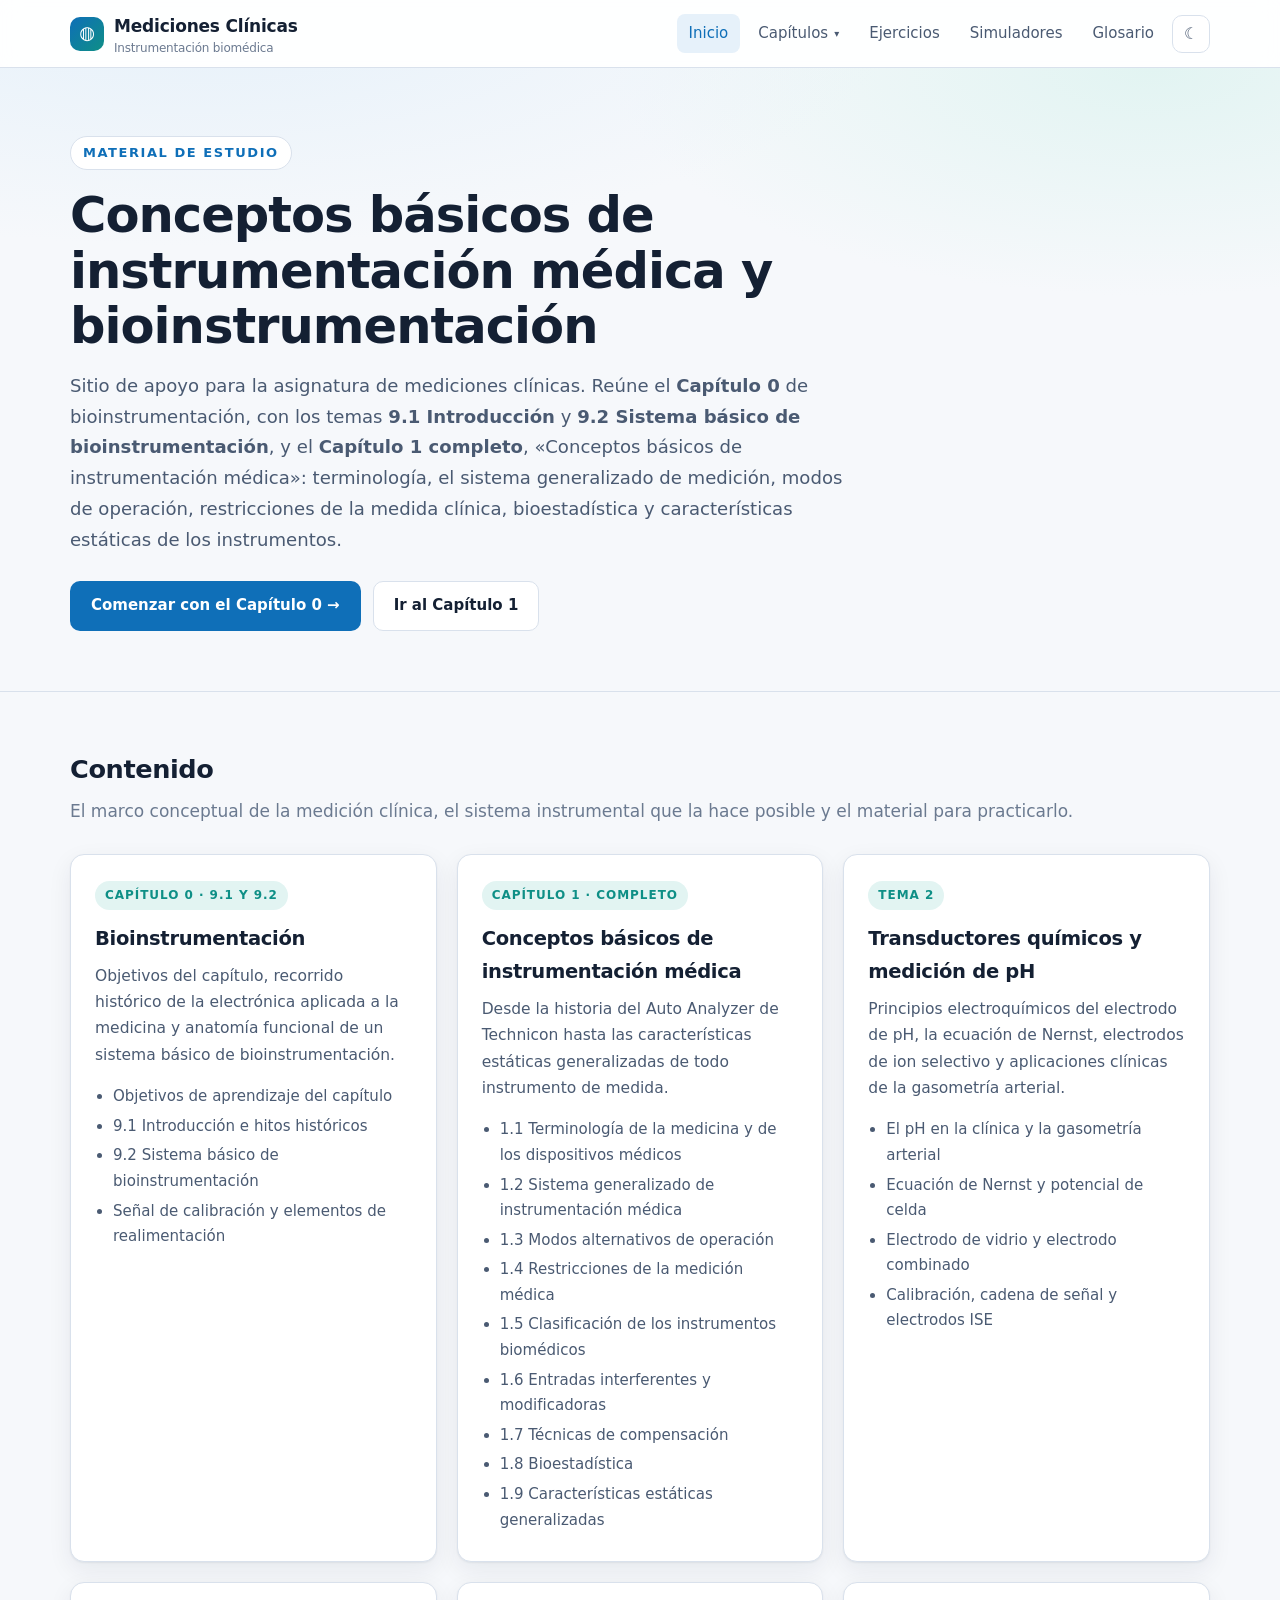
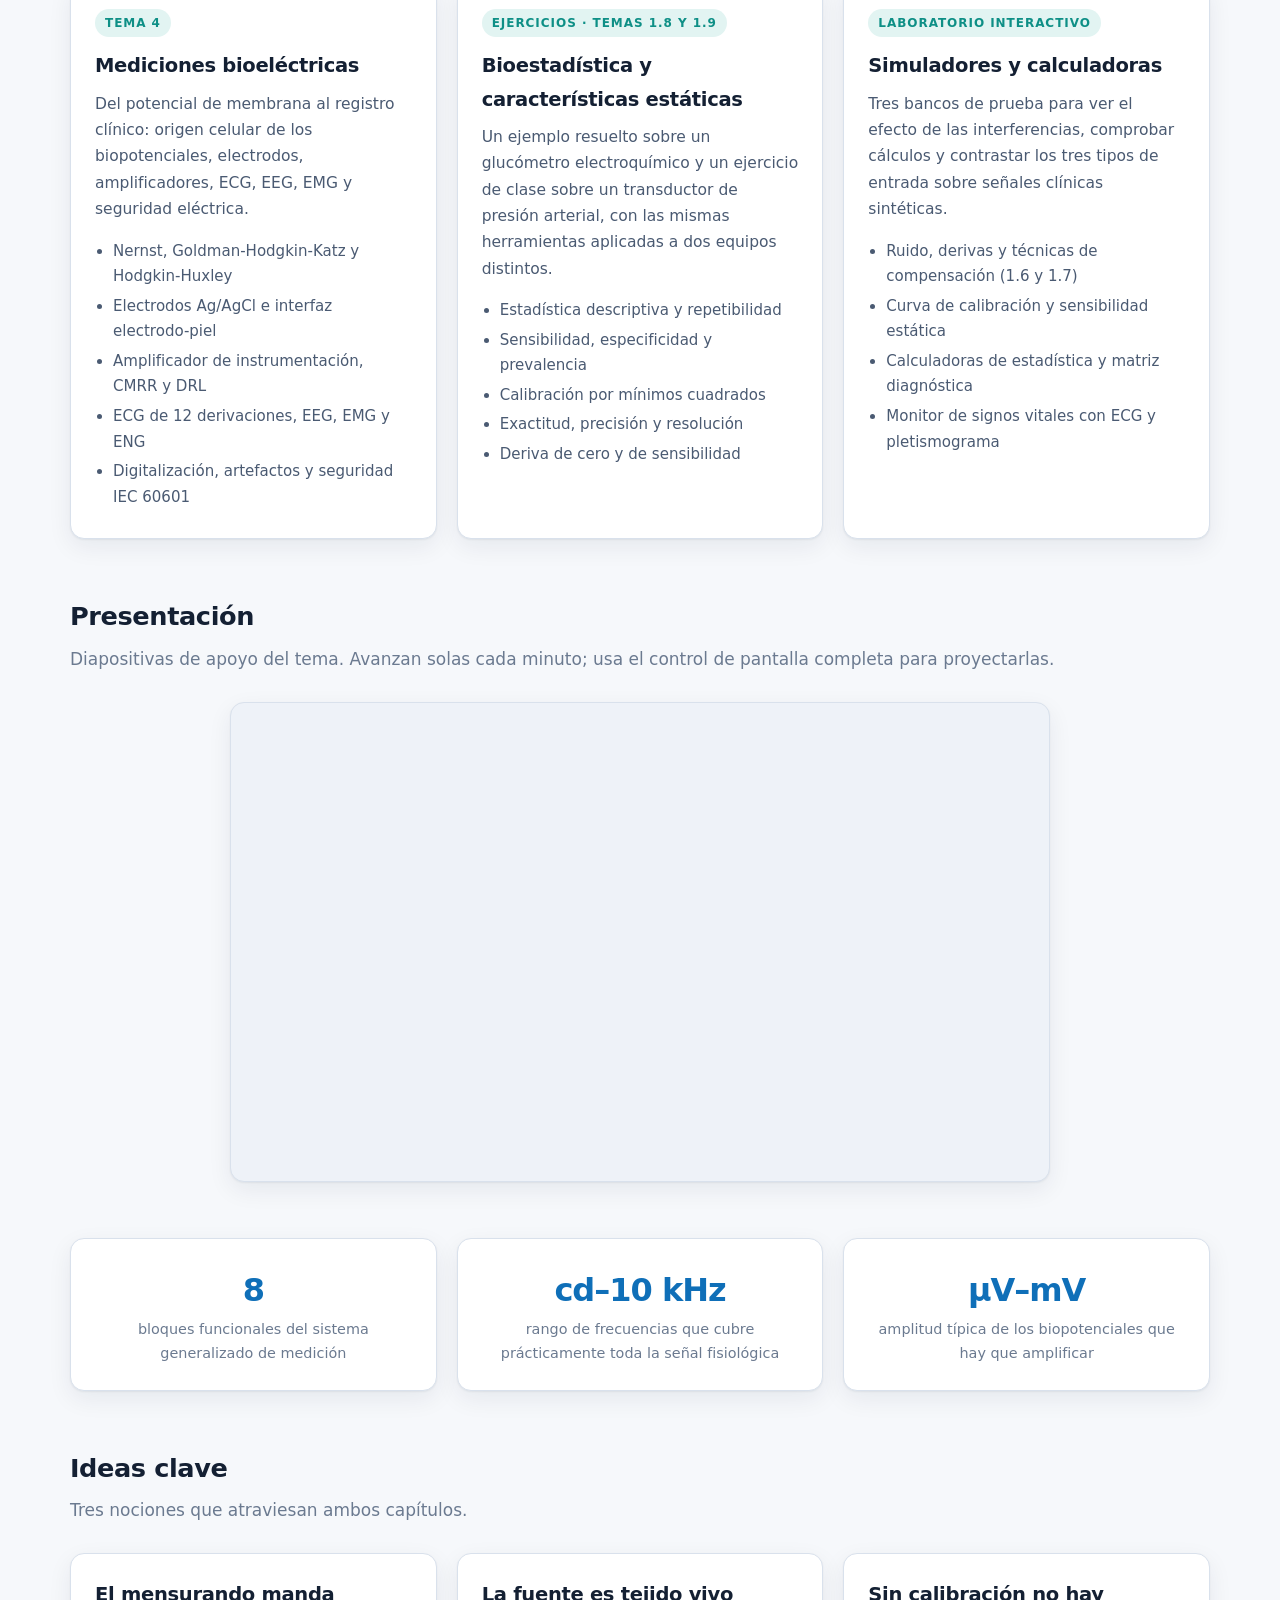
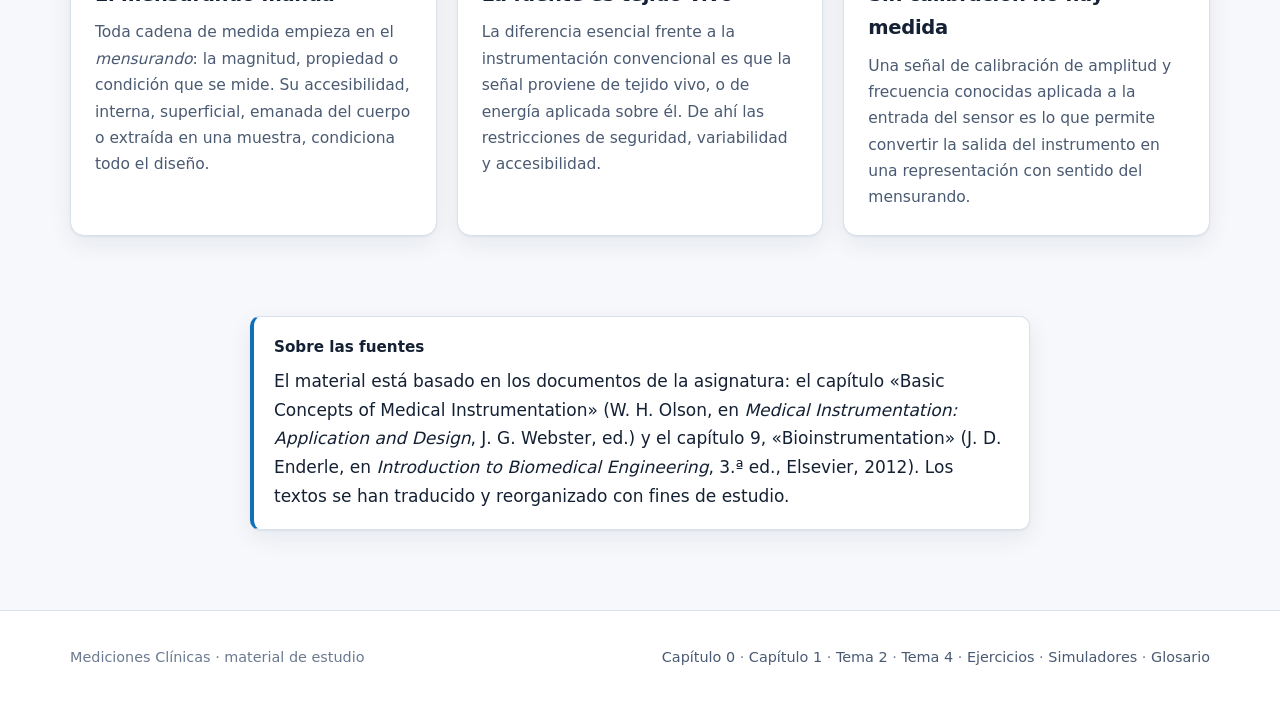
<file: index.html>
<!DOCTYPE html>
<html lang="es" data-theme="light">
<head>
<meta charset="UTF-8">
<meta name="viewport" content="width=device-width, initial-scale=1">
<title>Mediciones Clínicas · Instrumentación biomédica</title>
<meta name="description" content="Material de estudio sobre conceptos básicos de instrumentación médica (Capítulo 1) y bioinstrumentación (Capítulo 9, temas 9.1 y 9.2).">
<link rel="stylesheet" href="assets/css/styles.css">
<link rel="icon" href="data:image/svg+xml,<svg xmlns='http://www.w3.org/2000/svg' viewBox='0 0 100 100'><text y='.9em' font-size='90'>🩺</text></svg>">
</head>
<body>
<div id="progress"></div>

<header class="topbar">
  <div class="topbar-inner">
    <a class="brand" href="index.html">
      <span class="brand-mark">◍</span>
      <span class="brand-text">Mediciones Clínicas<small>Instrumentación biomédica</small></span>
    </a>
    <button class="icon-btn nav-toggle" id="navToggle" aria-expanded="false" aria-label="Abrir menú">☰</button>
    <nav class="nav-links" id="navLinks">
      <a class="active" href="index.html">Inicio</a>
      <div class="nav-drop">
        <button type="button" class="nav-drop-btn" aria-expanded="false" aria-haspopup="true">
          Capítulos<span class="caret" aria-hidden="true">▾</span>
        </button>
        <div class="nav-menu">
          <a href="bioinstrumentacion.html">Capítulo 0<small>Bioinstrumentación · 9.1 y 9.2</small></a>
          <a href="capitulo-01.html">Capítulo 1<small>Conceptos básicos de instrumentación médica</small></a>
          <a href="tema2-ph.html">Tema 2<small>Transductores químicos y pH</small></a>
          <a href="tema4-bioelectricas.html">Tema 4<small>Mediciones bioeléctricas</small></a>
        </div>
      </div>
      <a href="ejercicios.html">Ejercicios</a>
      <a href="simuladores.html">Simuladores</a>
      <a href="glosario.html">Glosario</a>
      <button class="icon-btn" id="themeBtn" aria-label="Cambiar tema">☾</button>
    </nav>
  </div>
</header>

<section class="hero">
  <div class="wrap">
    <span class="eyebrow">Material de estudio</span>
    <h1>Conceptos básicos de<br>instrumentación médica y bioinstrumentación</h1>
    <p class="lead">
      Sitio de apoyo para la asignatura de mediciones clínicas. Reúne el <strong>Capítulo 0</strong> de
      bioinstrumentación, con los temas <strong>9.1 Introducción</strong> y <strong>9.2 Sistema básico de
      bioinstrumentación</strong>, y el <strong>Capítulo 1 completo</strong>, «Conceptos básicos de
      instrumentación médica»: terminología, el sistema generalizado de medición, modos de operación,
      restricciones de la medida clínica, bioestadística y características estáticas de los instrumentos.
    </p>
    <div class="hero-actions">
      <a class="btn btn-primary" href="bioinstrumentacion.html">Comenzar con el Capítulo 0 →</a>
      <a class="btn btn-ghost" href="capitulo-01.html">Ir al Capítulo 1</a>
    </div>
  </div>
</section>

<main>
<section class="section">
  <div class="wrap">
    <h2 class="section-title">Contenido</h2>
    <p class="section-sub">El marco conceptual de la medición clínica, el sistema instrumental que la hace posible y el material para practicarlo.</p>

    <div class="grid grid-2">
      <a class="card" href="bioinstrumentacion.html">
        <span class="card-tag">Capítulo 0 · 9.1 y 9.2</span>
        <h3>Bioinstrumentación</h3>
        <p>Objetivos del capítulo, recorrido histórico de la electrónica aplicada a la medicina y anatomía funcional de un sistema básico de bioinstrumentación.</p>
        <ul class="card-list">
          <li>Objetivos de aprendizaje del capítulo</li>
          <li>9.1 Introducción e hitos históricos</li>
          <li>9.2 Sistema básico de bioinstrumentación</li>
          <li>Señal de calibración y elementos de realimentación</li>
        </ul>
      </a>

      <a class="card" href="capitulo-01.html">
        <span class="card-tag">Capítulo 1 · completo</span>
        <h3>Conceptos básicos de instrumentación médica</h3>
        <p>Desde la historia del Auto Analyzer de Technicon hasta las características estáticas generalizadas de todo instrumento de medida.</p>
        <ul class="card-list">
          <li>1.1 Terminología de la medicina y de los dispositivos médicos</li>
          <li>1.2 Sistema generalizado de instrumentación médica</li>
          <li>1.3 Modos alternativos de operación</li>
          <li>1.4 Restricciones de la medición médica</li>
          <li>1.5 Clasificación de los instrumentos biomédicos</li>
          <li>1.6 Entradas interferentes y modificadoras</li>
          <li>1.7 Técnicas de compensación</li>
          <li>1.8 Bioestadística</li>
          <li>1.9 Características estáticas generalizadas</li>
        </ul>
      </a>

      <a class="card" href="tema2-ph.html">
        <span class="card-tag">Tema 2</span>
        <h3>Transductores químicos y medición de pH</h3>
        <p>Principios electroquímicos del electrodo de pH, la ecuación de Nernst, electrodos de ion selectivo y aplicaciones clínicas de la gasometría arterial.</p>
        <ul class="card-list">
          <li>El pH en la clínica y la gasometría arterial</li>
          <li>Ecuación de Nernst y potencial de celda</li>
          <li>Electrodo de vidrio y electrodo combinado</li>
          <li>Calibración, cadena de señal y electrodos ISE</li>
        </ul>
      </a>

      <a class="card" href="tema4-bioelectricas.html">
        <span class="card-tag">Tema 4</span>
        <h3>Mediciones bioeléctricas</h3>
        <p>Del potencial de membrana al registro clínico: origen celular de los biopotenciales, electrodos, amplificadores, ECG, EEG, EMG y seguridad eléctrica.</p>
        <ul class="card-list">
          <li>Nernst, Goldman-Hodgkin-Katz y Hodgkin-Huxley</li>
          <li>Electrodos Ag/AgCl e interfaz electrodo-piel</li>
          <li>Amplificador de instrumentación, CMRR y DRL</li>
          <li>ECG de 12 derivaciones, EEG, EMG y ENG</li>
          <li>Digitalización, artefactos y seguridad IEC 60601</li>
        </ul>
      </a>

      <a class="card" href="ejercicios.html">
        <span class="card-tag">Ejercicios · temas 1.8 y 1.9</span>
        <h3>Bioestadística y características estáticas</h3>
        <p>Un ejemplo resuelto sobre un glucómetro electroquímico y un ejercicio de clase sobre un transductor de presión arterial, con las mismas herramientas aplicadas a dos equipos distintos.</p>
        <ul class="card-list">
          <li>Estadística descriptiva y repetibilidad</li>
          <li>Sensibilidad, especificidad y prevalencia</li>
          <li>Calibración por mínimos cuadrados</li>
          <li>Exactitud, precisión y resolución</li>
          <li>Deriva de cero y de sensibilidad</li>
        </ul>
      </a>

      <a class="card" href="simuladores.html">
        <span class="card-tag">Laboratorio interactivo</span>
        <h3>Simuladores y calculadoras</h3>
        <p>Tres bancos de prueba para ver el efecto de las interferencias, comprobar cálculos y contrastar los tres tipos de entrada sobre señales clínicas sintéticas.</p>
        <ul class="card-list">
          <li>Ruido, derivas y técnicas de compensación (1.6 y 1.7)</li>
          <li>Curva de calibración y sensibilidad estática</li>
          <li>Calculadoras de estadística y matriz diagnóstica</li>
          <li>Monitor de signos vitales con ECG y pletismograma</li>
        </ul>
      </a>
    </div>
  </div>
</section>

<section class="section" style="padding-top:0" id="presentacion">
  <div class="wrap">
    <h2 class="section-title">Presentación</h2>
    <p class="section-sub">Diapositivas de apoyo del tema. Avanzan solas cada minuto; usa el control de pantalla completa para proyectarlas.</p>
    <div class="embed-slides">
      <iframe
        src="https://docs.google.com/presentation/d/e/2PACX-1vSdFS0KIuvWgMfFZSu580acJcuyKBfJTo1ct16JBm5NHCOGYaInHDHDAguMv6HZGNAM19dojJAO0ymB/pubembed?start=false&amp;loop=true&amp;delayms=60000"
        title="Presentación de instrumentación médica"
        loading="lazy"
        allowfullscreen="true" mozallowfullscreen="true" webkitallowfullscreen="true"></iframe>
    </div>
  </div>
</section>

<section class="section" style="padding-top:0">
  <div class="wrap">
    <div class="grid grid-3">
      <div class="card stat">
        <div class="num">8</div>
        <div class="lbl">bloques funcionales del sistema generalizado de medición</div>
      </div>
      <div class="card stat">
        <div class="num">cd–10 kHz</div>
        <div class="lbl">rango de frecuencias que cubre prácticamente toda la señal fisiológica</div>
      </div>
      <div class="card stat">
        <div class="num">μV–mV</div>
        <div class="lbl">amplitud típica de los biopotenciales que hay que amplificar</div>
      </div>
    </div>
  </div>
</section>

<section class="section" style="padding-top:0">
  <div class="wrap">
    <h2 class="section-title">Ideas clave</h2>
    <p class="section-sub">Tres nociones que atraviesan ambos capítulos.</p>
    <div class="grid grid-3">
      <div class="card">
        <h3 style="margin-top:0">El mensurando manda</h3>
        <p>Toda cadena de medida empieza en el <em>mensurando</em>: la magnitud, propiedad o condición que se mide. Su accesibilidad, interna, superficial, emanada del cuerpo o extraída en una muestra, condiciona todo el diseño.</p>
      </div>
      <div class="card">
        <h3 style="margin-top:0">La fuente es tejido vivo</h3>
        <p>La diferencia esencial frente a la instrumentación convencional es que la señal proviene de tejido vivo, o de energía aplicada sobre él. De ahí las restricciones de seguridad, variabilidad y accesibilidad.</p>
      </div>
      <div class="card">
        <h3 style="margin-top:0">Sin calibración no hay medida</h3>
        <p>Una señal de calibración de amplitud y frecuencia conocidas aplicada a la entrada del sensor es lo que permite convertir la salida del instrumento en una representación con sentido del mensurando.</p>
      </div>
    </div>
  </div>
</section>

<section class="section" style="padding-top:0">
  <div class="wrap narrow">
    <div class="callout">
      <div class="callout-title">Sobre las fuentes</div>
      <p style="margin:0">
        El material está basado en los documentos de la asignatura: el capítulo «Basic Concepts of Medical
        Instrumentation» (W. H. Olson, en <em>Medical Instrumentation: Application and Design</em>, J. G. Webster, ed.)
        y el capítulo 9, «Bioinstrumentation» (J. D. Enderle, en <em>Introduction to Biomedical Engineering</em>, 3.ª ed.,
        Elsevier, 2012). Los textos se han traducido y reorganizado con fines de estudio.
      </p>
    </div>
  </div>
</section>
</main>

<footer class="site">
  <div class="wrap">
    <span>Mediciones Clínicas · material de estudio</span>
    <span><a href="bioinstrumentacion.html">Capítulo 0</a> · <a href="capitulo-01.html">Capítulo 1</a> · <a href="tema2-ph.html">Tema 2</a> · <a href="tema4-bioelectricas.html">Tema 4</a> · <a href="ejercicios.html">Ejercicios</a> · <a href="simuladores.html">Simuladores</a> · <a href="glosario.html">Glosario</a></span>
  </div>
</footer>

<button class="icon-btn" id="toTop" aria-label="Volver arriba">↑</button>
<script src="assets/js/main.js"></script>
</body>
</html>
</file>
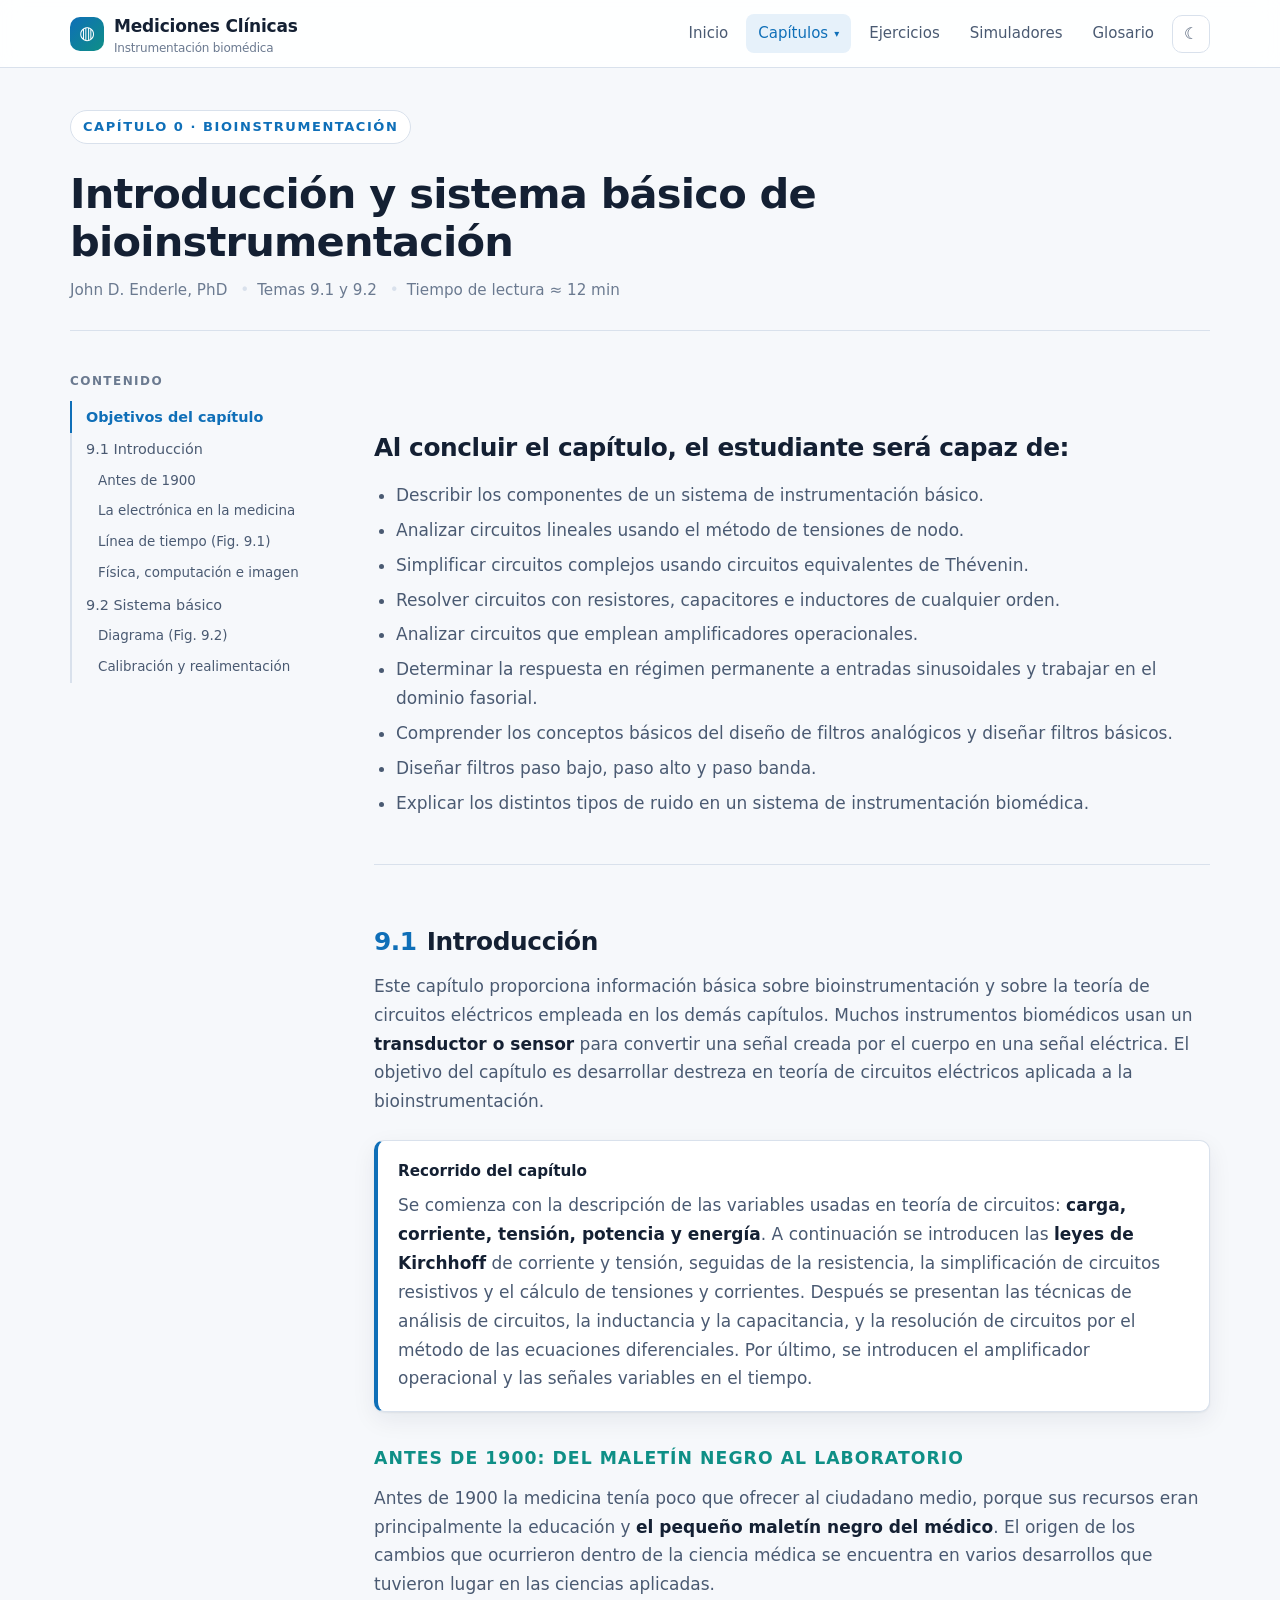
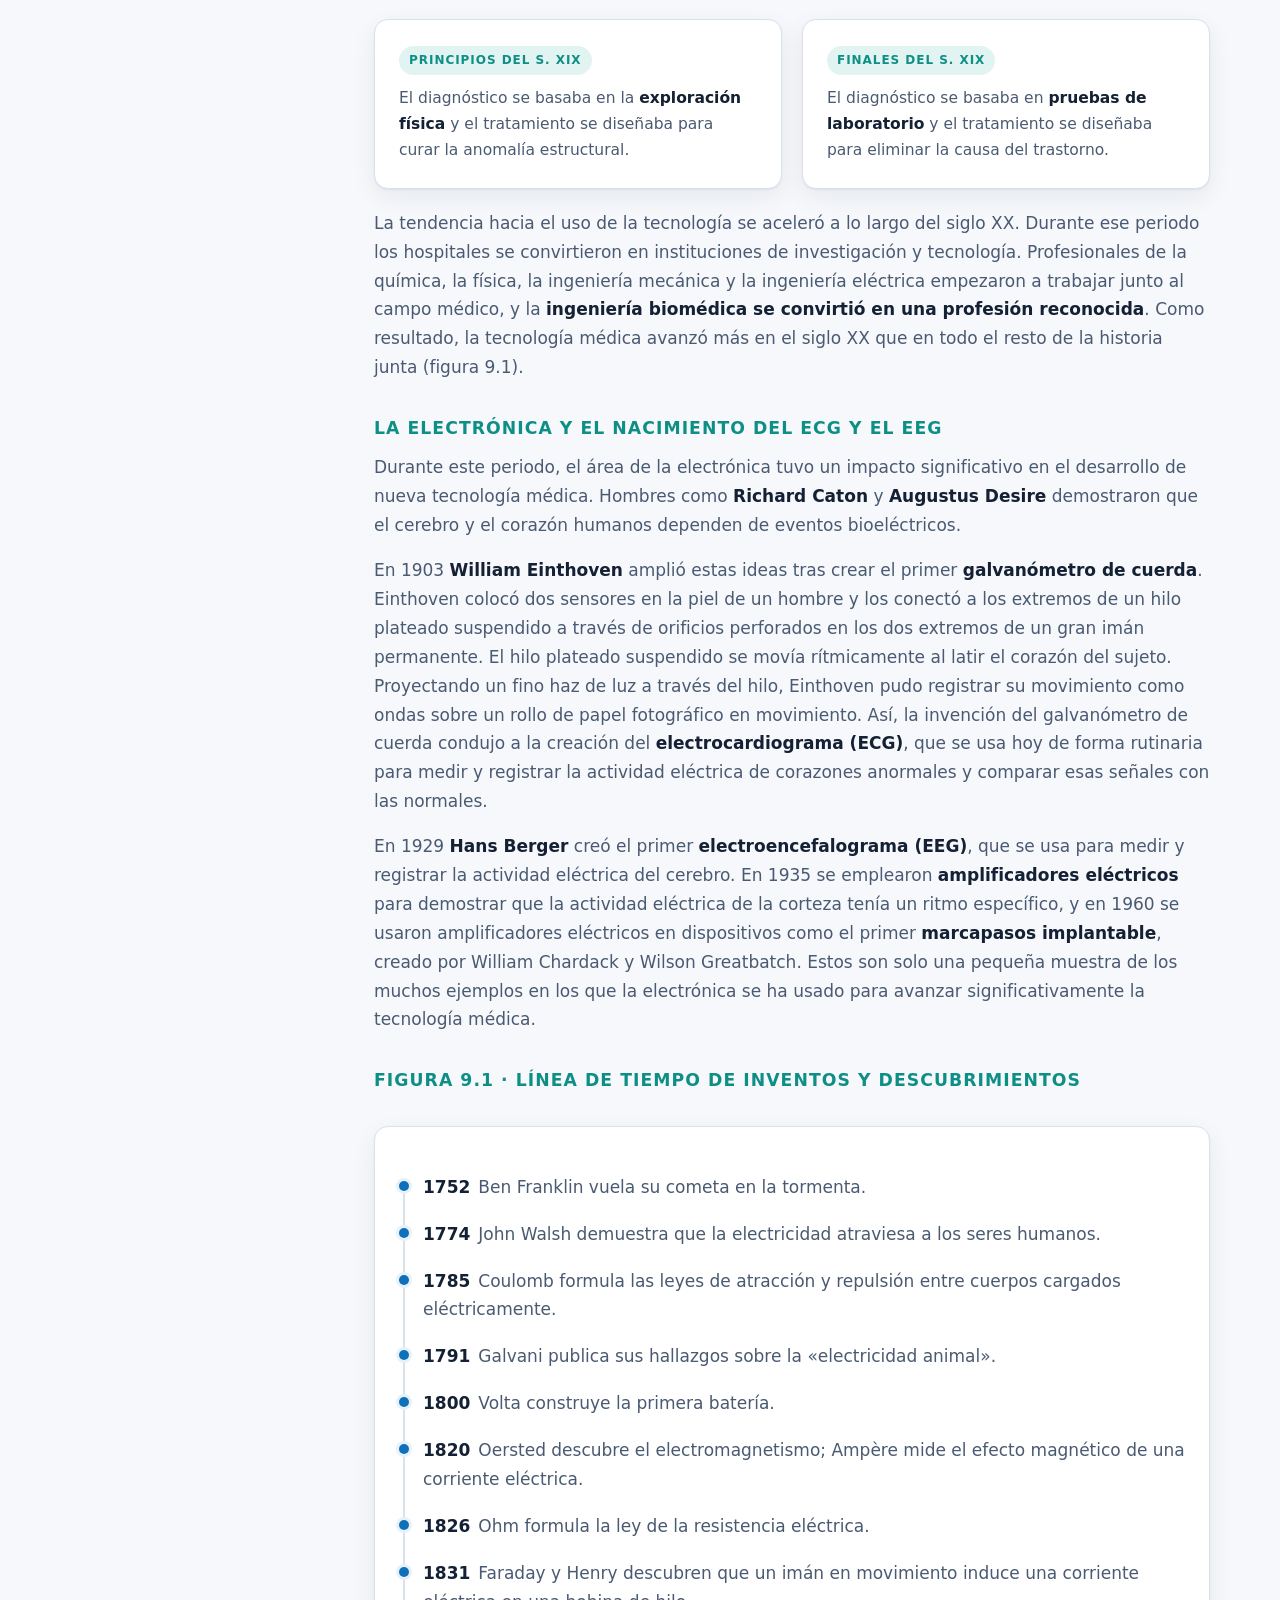
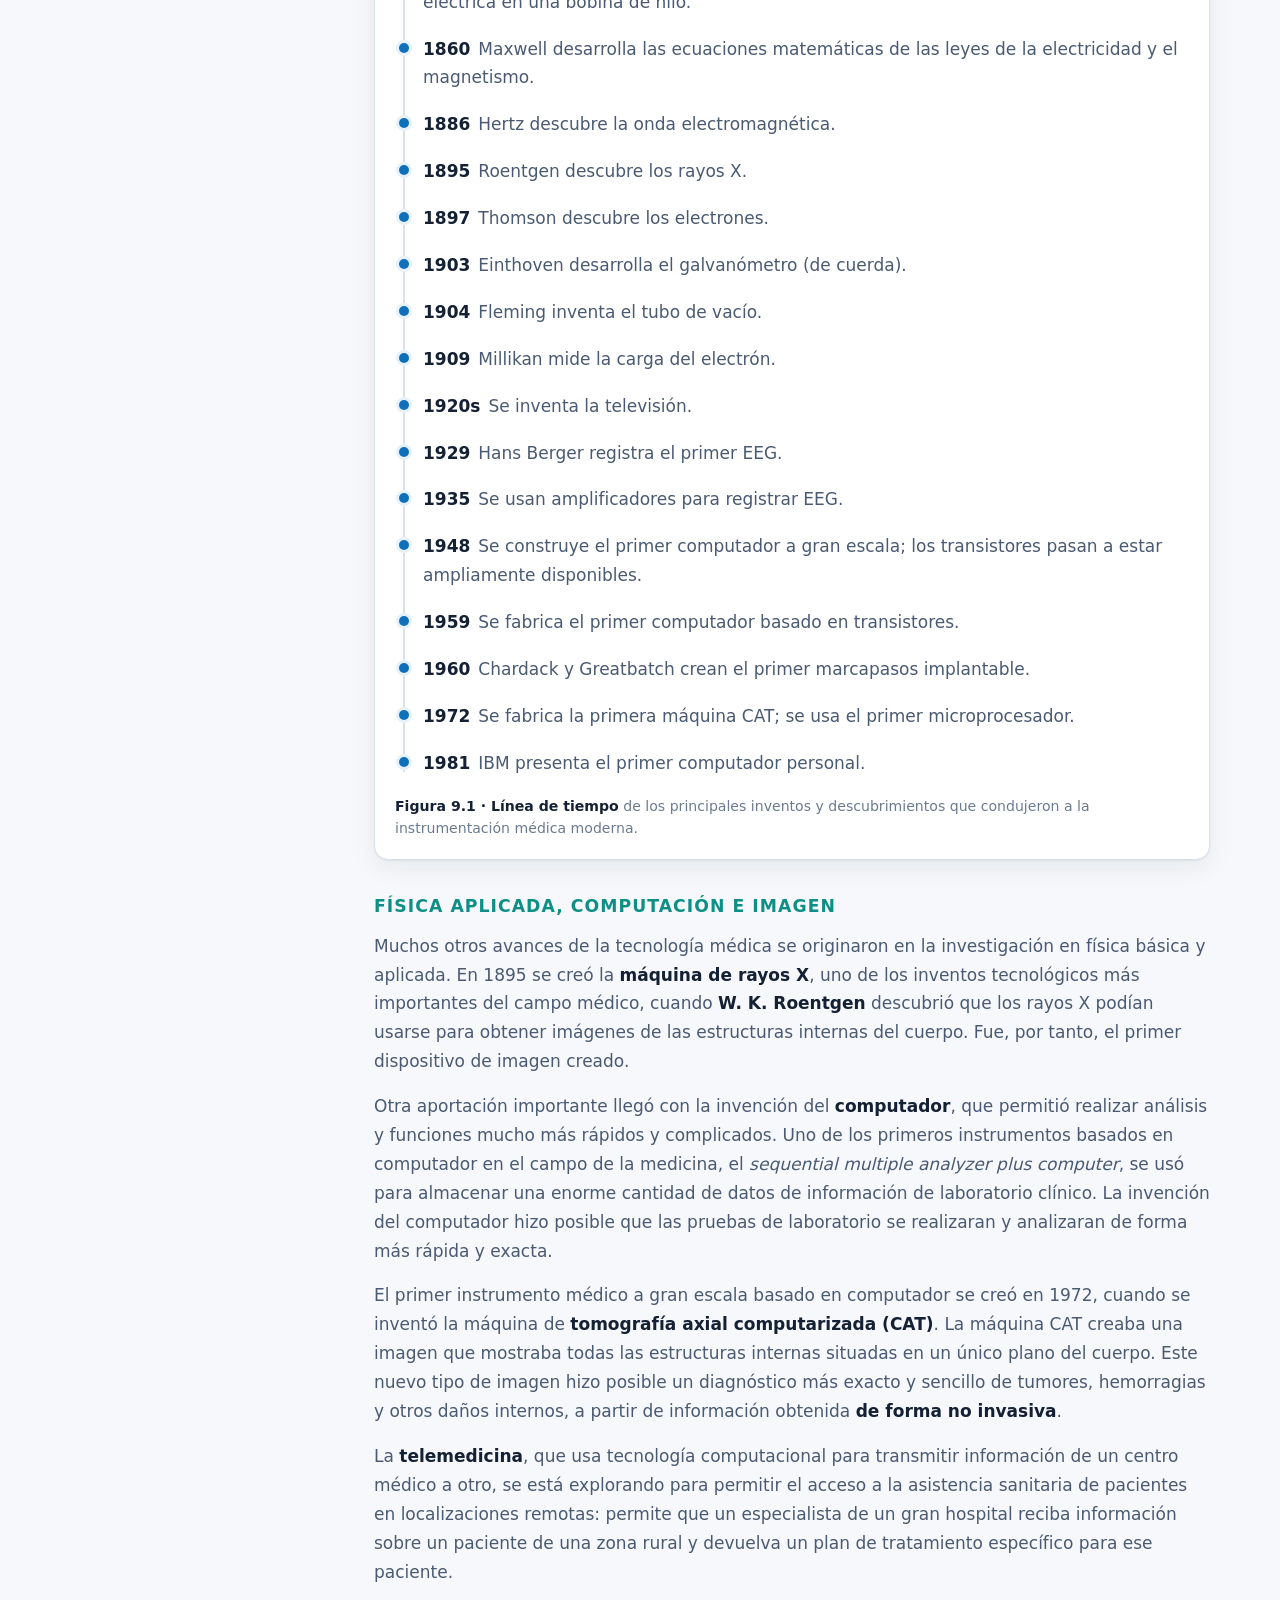
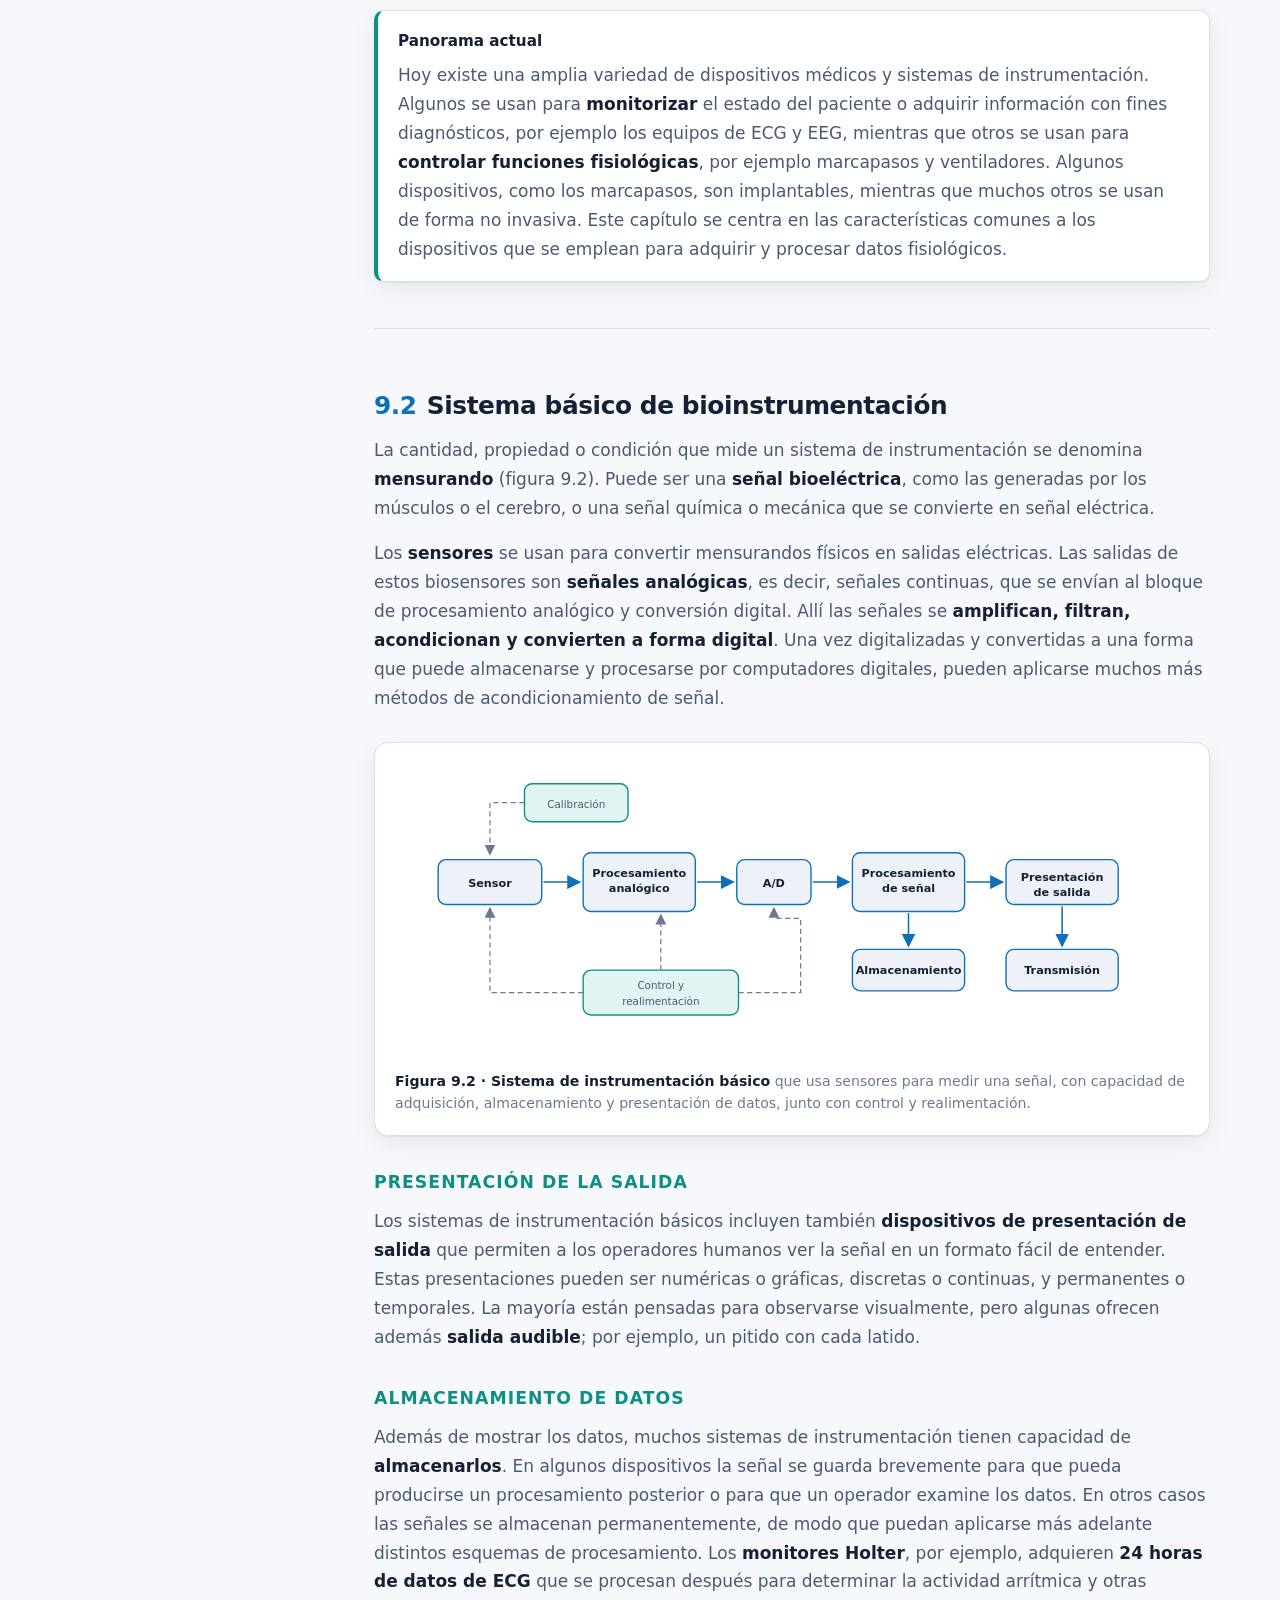
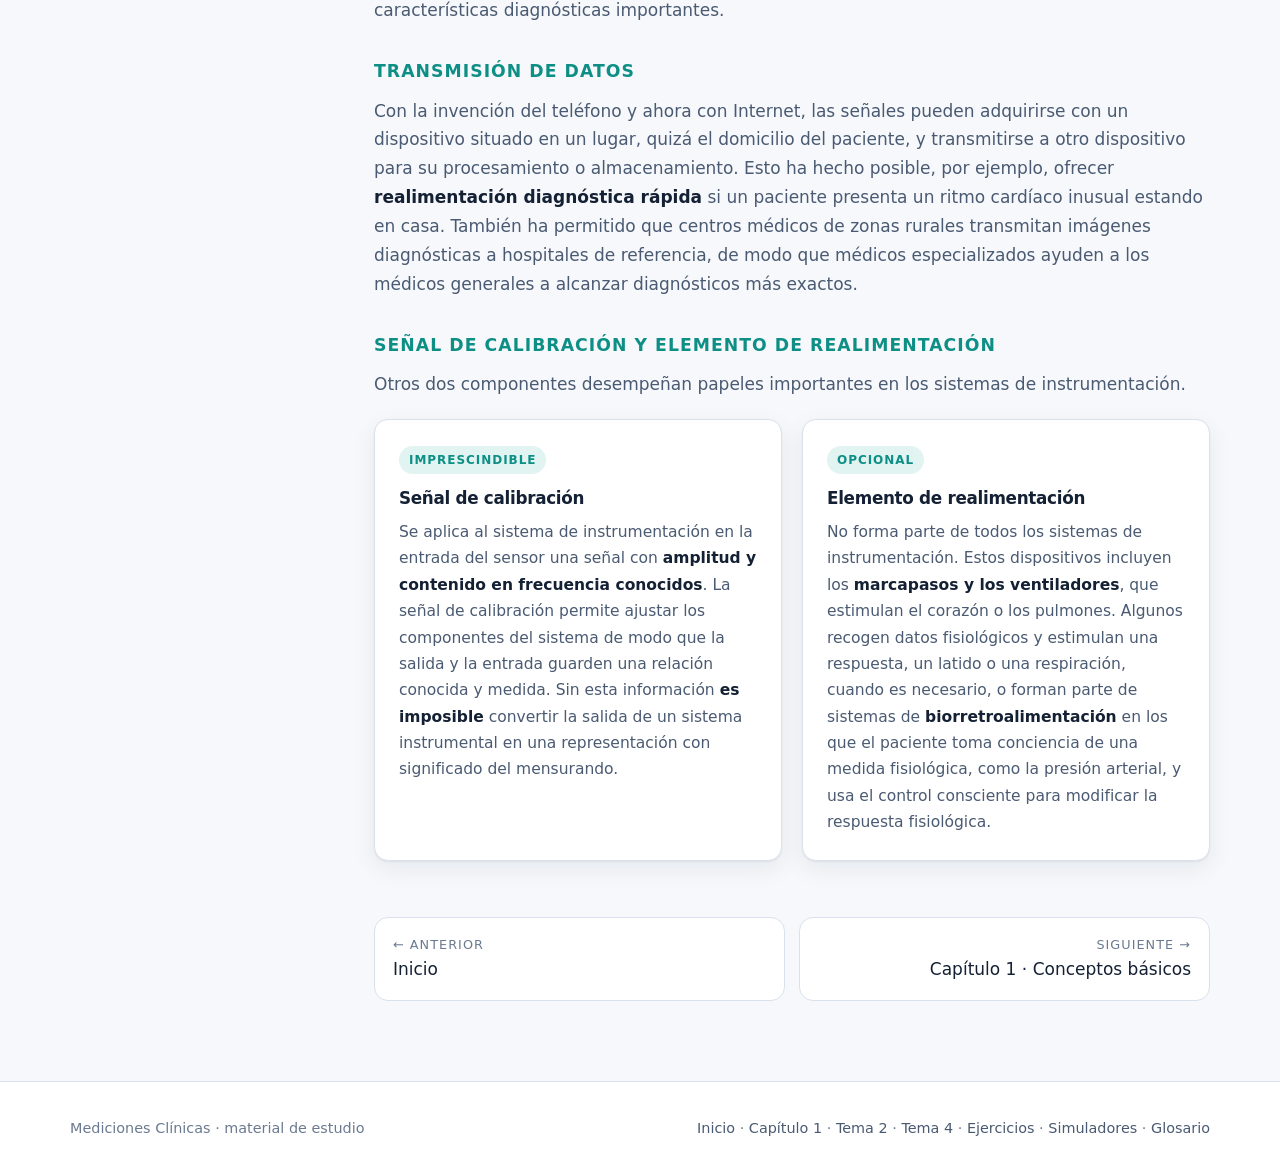
<file: bioinstrumentacion.html>
<!DOCTYPE html>
<html lang="es" data-theme="light">
<head>
<meta charset="UTF-8">
<meta name="viewport" content="width=device-width, initial-scale=1">
<title>Bioinstrumentación · Introducción, 9.1 y 9.2</title>
<meta name="description" content="Capítulo 9 de bioinstrumentación: objetivos del capítulo, 9.1 Introducción con los hitos históricos de la instrumentación médica y 9.2 Sistema básico de bioinstrumentación.">
<link rel="stylesheet" href="assets/css/styles.css">
<link rel="icon" href="data:image/svg+xml,<svg xmlns='http://www.w3.org/2000/svg' viewBox='0 0 100 100'><text y='.9em' font-size='90'>🩺</text></svg>">
</head>
<body>
<div id="progress"></div>

<header class="topbar">
  <div class="topbar-inner">
    <a class="brand" href="index.html">
      <span class="brand-mark">◍</span>
      <span class="brand-text">Mediciones Clínicas<small>Instrumentación biomédica</small></span>
    </a>
    <button class="icon-btn nav-toggle" id="navToggle" aria-expanded="false" aria-label="Abrir menú">☰</button>
    <nav class="nav-links" id="navLinks">
      <a href="index.html">Inicio</a>
      <div class="nav-drop">
        <button type="button" class="nav-drop-btn active" aria-expanded="false" aria-haspopup="true">
          Capítulos<span class="caret" aria-hidden="true">▾</span>
        </button>
        <div class="nav-menu">
          <a class="active" href="bioinstrumentacion.html">Capítulo 0<small>Bioinstrumentación · 9.1 y 9.2</small></a>
          <a href="capitulo-01.html">Capítulo 1<small>Conceptos básicos de instrumentación médica</small></a>
          <a href="tema2-ph.html">Tema 2<small>Transductores químicos y pH</small></a>
          <a href="tema4-bioelectricas.html">Tema 4<small>Mediciones bioeléctricas</small></a>
        </div>
      </div>
      <a href="ejercicios.html">Ejercicios</a>
      <a href="simuladores.html">Simuladores</a>
      <a href="glosario.html">Glosario</a>
      <button class="icon-btn" id="themeBtn" aria-label="Cambiar tema">☾</button>
    </nav>
  </div>
</header>

<div class="wrap">
  <div class="doc-head">
    <span class="eyebrow">Capítulo 0 · Bioinstrumentación</span>
    <h1>Introducción y sistema básico de bioinstrumentación</h1>
    <div class="meta">
      <span>John D. Enderle, PhD</span>
      <span>Temas 9.1 y 9.2</span>
      <span>Tiempo de lectura ≈ 12 min</span>
    </div>
  </div>
</div>

<div class="wrap">
<div class="doc">

  <aside class="toc">
    <h4>Contenido</h4>
    <ol>
      <li><a href="#objetivos">Objetivos del capítulo</a></li>
      <li><a href="#s91">9.1 Introducción</a></li>
      <li class="sub"><a href="#antes1900">Antes de 1900</a></li>
      <li class="sub"><a href="#electronica">La electrónica en la medicina</a></li>
      <li class="sub"><a href="#linea">Línea de tiempo (Fig. 9.1)</a></li>
      <li class="sub"><a href="#fisica">Física, computación e imagen</a></li>
      <li><a href="#s92">9.2 Sistema básico</a></li>
      <li class="sub"><a href="#fig92">Diagrama (Fig. 9.2)</a></li>
      <li class="sub"><a href="#auxiliares">Calibración y realimentación</a></li>
    </ol>
  </aside>

  <article>

  <section id="objetivos">
    <h2>Al concluir el capítulo, el estudiante será capaz de:</h2>
    <ul>
      <li>Describir los componentes de un sistema de instrumentación básico.</li>
      <li>Analizar circuitos lineales usando el método de tensiones de nodo.</li>
      <li>Simplificar circuitos complejos usando circuitos equivalentes de Thévenin.</li>
      <li>Resolver circuitos con resistores, capacitores e inductores de cualquier orden.</li>
      <li>Analizar circuitos que emplean amplificadores operacionales.</li>
      <li>Determinar la respuesta en régimen permanente a entradas sinusoidales y trabajar en el dominio fasorial.</li>
      <li>Comprender los conceptos básicos del diseño de filtros analógicos y diseñar filtros básicos.</li>
      <li>Diseñar filtros paso bajo, paso alto y paso banda.</li>
      <li>Explicar los distintos tipos de ruido en un sistema de instrumentación biomédica.</li>
    </ul>
  </section>

  <hr class="rule">

  <section id="s91">
    <h2><span class="num">9.1</span>Introducción</h2>
    <p>
      Este capítulo proporciona información básica sobre bioinstrumentación y sobre la teoría de circuitos
      eléctricos empleada en los demás capítulos. Muchos instrumentos biomédicos usan un
      <strong>transductor o sensor</strong> para convertir una señal creada por el cuerpo en una señal
      eléctrica. El objetivo del capítulo es desarrollar destreza en teoría de circuitos eléctricos aplicada a
      la bioinstrumentación.
    </p>
    <div class="callout">
      <div class="callout-title">Recorrido del capítulo</div>
      <p style="margin-bottom:0">
        Se comienza con la descripción de las variables usadas en teoría de circuitos: <strong>carga,
        corriente, tensión, potencia y energía</strong>. A continuación se introducen las <strong>leyes de
        Kirchhoff</strong> de corriente y tensión, seguidas de la resistencia, la simplificación de circuitos
        resistivos y el cálculo de tensiones y corrientes. Después se presentan las técnicas de análisis de
        circuitos, la inductancia y la capacitancia, y la resolución de circuitos por el método de las
        ecuaciones diferenciales. Por último, se introducen el amplificador operacional y las señales
        variables en el tiempo.
      </p>
    </div>

    <h3 id="antes1900">Antes de 1900: del maletín negro al laboratorio</h3>
    <p>
      Antes de 1900 la medicina tenía poco que ofrecer al ciudadano medio, porque sus recursos eran
      principalmente la educación y <strong>el pequeño maletín negro del médico</strong>. El origen de los
      cambios que ocurrieron dentro de la ciencia médica se encuentra en varios desarrollos que tuvieron lugar
      en las ciencias aplicadas.
    </p>
    <div class="grid grid-2" style="margin:20px 0">
      <div class="card">
        <span class="card-tag">Principios del s. XIX</span>
        <p style="margin-top:10px">El diagnóstico se basaba en la <strong>exploración física</strong> y el tratamiento se diseñaba para curar la anomalía estructural.</p>
      </div>
      <div class="card">
        <span class="card-tag">Finales del s. XIX</span>
        <p style="margin-top:10px">El diagnóstico se basaba en <strong>pruebas de laboratorio</strong> y el tratamiento se diseñaba para eliminar la causa del trastorno.</p>
      </div>
    </div>
    <p>
      La tendencia hacia el uso de la tecnología se aceleró a lo largo del siglo XX. Durante ese periodo los
      hospitales se convirtieron en instituciones de investigación y tecnología. Profesionales de la química,
      la física, la ingeniería mecánica y la ingeniería eléctrica empezaron a trabajar junto al campo médico, y
      la <strong>ingeniería biomédica se convirtió en una profesión reconocida</strong>. Como resultado, la
      tecnología médica avanzó más en el siglo XX que en todo el resto de la historia junta (figura 9.1).
    </p>

    <h3 id="electronica">La electrónica y el nacimiento del ECG y el EEG</h3>
    <p>
      Durante este periodo, el área de la electrónica tuvo un impacto significativo en el desarrollo de nueva
      tecnología médica. Hombres como <strong>Richard Caton</strong> y <strong>Augustus Desire</strong>
      demostraron que el cerebro y el corazón humanos dependen de eventos bioeléctricos.
    </p>
    <p>
      En 1903 <strong>William Einthoven</strong> amplió estas ideas tras crear el primer
      <span class="dfn">galvanómetro de cuerda</span>. Einthoven colocó dos sensores en la piel de un hombre y
      los conectó a los extremos de un hilo plateado suspendido a través de orificios perforados en los dos
      extremos de un gran imán permanente. El hilo plateado suspendido se movía rítmicamente al latir el
      corazón del sujeto. Proyectando un fino haz de luz a través del hilo, Einthoven pudo registrar su
      movimiento como ondas sobre un rollo de papel fotográfico en movimiento. Así, la invención del
      galvanómetro de cuerda condujo a la creación del <span class="dfn">electrocardiograma (ECG)</span>, que
      se usa hoy de forma rutinaria para medir y registrar la actividad eléctrica de corazones anormales y
      comparar esas señales con las normales.
    </p>
    <p>
      En 1929 <strong>Hans Berger</strong> creó el primer <span class="dfn">electroencefalograma (EEG)</span>,
      que se usa para medir y registrar la actividad eléctrica del cerebro. En 1935 se emplearon
      <strong>amplificadores eléctricos</strong> para demostrar que la actividad eléctrica de la corteza tenía
      un ritmo específico, y en 1960 se usaron amplificadores eléctricos en dispositivos como el primer
      <span class="dfn">marcapasos implantable</span>, creado por William Chardack y Wilson Greatbatch. Estos
      son solo una pequeña muestra de los muchos ejemplos en los que la electrónica se ha usado para avanzar
      significativamente la tecnología médica.
    </p>

    <h3 id="linea">Figura 9.1 · Línea de tiempo de inventos y descubrimientos</h3>
    <figure class="figure">
      <div class="timeline">
        <div class="tl-item"><span class="tl-year">1752</span><p>Ben Franklin vuela su cometa en la tormenta.</p></div>
        <div class="tl-item"><span class="tl-year">1774</span><p>John Walsh demuestra que la electricidad atraviesa a los seres humanos.</p></div>
        <div class="tl-item"><span class="tl-year">1785</span><p>Coulomb formula las leyes de atracción y repulsión entre cuerpos cargados eléctricamente.</p></div>
        <div class="tl-item"><span class="tl-year">1791</span><p>Galvani publica sus hallazgos sobre la «electricidad animal».</p></div>
        <div class="tl-item"><span class="tl-year">1800</span><p>Volta construye la primera batería.</p></div>
        <div class="tl-item"><span class="tl-year">1820</span><p>Oersted descubre el electromagnetismo; Ampère mide el efecto magnético de una corriente eléctrica.</p></div>
        <div class="tl-item"><span class="tl-year">1826</span><p>Ohm formula la ley de la resistencia eléctrica.</p></div>
        <div class="tl-item"><span class="tl-year">1831</span><p>Faraday y Henry descubren que un imán en movimiento induce una corriente eléctrica en una bobina de hilo.</p></div>
        <div class="tl-item"><span class="tl-year">1860</span><p>Maxwell desarrolla las ecuaciones matemáticas de las leyes de la electricidad y el magnetismo.</p></div>
        <div class="tl-item"><span class="tl-year">1886</span><p>Hertz descubre la onda electromagnética.</p></div>
        <div class="tl-item"><span class="tl-year">1895</span><p>Roentgen descubre los rayos X.</p></div>
        <div class="tl-item"><span class="tl-year">1897</span><p>Thomson descubre los electrones.</p></div>
        <div class="tl-item"><span class="tl-year">1903</span><p>Einthoven desarrolla el galvanómetro (de cuerda).</p></div>
        <div class="tl-item"><span class="tl-year">1904</span><p>Fleming inventa el tubo de vacío.</p></div>
        <div class="tl-item"><span class="tl-year">1909</span><p>Millikan mide la carga del electrón.</p></div>
        <div class="tl-item"><span class="tl-year">1920s</span><p>Se inventa la televisión.</p></div>
        <div class="tl-item"><span class="tl-year">1929</span><p>Hans Berger registra el primer EEG.</p></div>
        <div class="tl-item"><span class="tl-year">1935</span><p>Se usan amplificadores para registrar EEG.</p></div>
        <div class="tl-item"><span class="tl-year">1948</span><p>Se construye el primer computador a gran escala; los transistores pasan a estar ampliamente disponibles.</p></div>
        <div class="tl-item"><span class="tl-year">1959</span><p>Se fabrica el primer computador basado en transistores.</p></div>
        <div class="tl-item"><span class="tl-year">1960</span><p>Chardack y Greatbatch crean el primer marcapasos implantable.</p></div>
        <div class="tl-item"><span class="tl-year">1972</span><p>Se fabrica la primera máquina CAT; se usa el primer microprocesador.</p></div>
        <div class="tl-item"><span class="tl-year">1981</span><p>IBM presenta el primer computador personal.</p></div>
      </div>
      <figcaption>
        <b>Figura 9.1 · Línea de tiempo</b> de los principales inventos y descubrimientos que condujeron a la
        instrumentación médica moderna.
      </figcaption>
    </figure>

    <h3 id="fisica">Física aplicada, computación e imagen</h3>
    <p>
      Muchos otros avances de la tecnología médica se originaron en la investigación en física básica y
      aplicada. En 1895 se creó la <span class="dfn">máquina de rayos X</span>, uno de los inventos
      tecnológicos más importantes del campo médico, cuando <strong>W. K. Roentgen</strong> descubrió que los
      rayos X podían usarse para obtener imágenes de las estructuras internas del cuerpo. Fue, por tanto, el
      primer dispositivo de imagen creado.
    </p>
    <p>
      Otra aportación importante llegó con la invención del <strong>computador</strong>, que permitió realizar
      análisis y funciones mucho más rápidos y complicados. Uno de los primeros instrumentos basados en
      computador en el campo de la medicina, el <em>sequential multiple analyzer plus computer</em>, se usó
      para almacenar una enorme cantidad de datos de información de laboratorio clínico. La invención del
      computador hizo posible que las pruebas de laboratorio se realizaran y analizaran de forma más rápida y
      exacta.
    </p>
    <p>
      El primer instrumento médico a gran escala basado en computador se creó en 1972, cuando se inventó la
      máquina de <span class="dfn">tomografía axial computarizada (CAT)</span>. La máquina CAT creaba una
      imagen que mostraba todas las estructuras internas situadas en un único plano del cuerpo. Este nuevo tipo
      de imagen hizo posible un diagnóstico más exacto y sencillo de tumores, hemorragias y otros daños
      internos, a partir de información obtenida <strong>de forma no invasiva</strong>.
    </p>
    <p>
      La <span class="dfn">telemedicina</span>, que usa tecnología computacional para transmitir información de
      un centro médico a otro, se está explorando para permitir el acceso a la asistencia sanitaria de
      pacientes en localizaciones remotas: permite que un especialista de un gran hospital reciba información
      sobre un paciente de una zona rural y devuelva un plan de tratamiento específico para ese paciente.
    </p>
    <div class="callout tip">
      <div class="callout-title">Panorama actual</div>
      <p style="margin-bottom:0">
        Hoy existe una amplia variedad de dispositivos médicos y sistemas de instrumentación. Algunos se usan
        para <strong>monitorizar</strong> el estado del paciente o adquirir información con fines
        diagnósticos, por ejemplo los equipos de ECG y EEG, mientras que otros se usan para
        <strong>controlar funciones fisiológicas</strong>, por ejemplo marcapasos y ventiladores. Algunos
        dispositivos, como los marcapasos, son implantables, mientras que muchos otros se usan de forma no
        invasiva. Este capítulo se centra en las características comunes a los dispositivos que se emplean
        para adquirir y procesar datos fisiológicos.
      </p>
    </div>
  </section>

  <hr class="rule">

  <section id="s92">
    <h2><span class="num">9.2</span>Sistema básico de bioinstrumentación</h2>
    <p>
      La cantidad, propiedad o condición que mide un sistema de instrumentación se denomina
      <span class="dfn">mensurando</span> (figura 9.2). Puede ser una <strong>señal bioeléctrica</strong>, como
      las generadas por los músculos o el cerebro, o una señal química o mecánica que se convierte en señal
      eléctrica.
    </p>
    <p>
      Los <strong>sensores</strong> se usan para convertir mensurandos físicos en salidas eléctricas. Las
      salidas de estos biosensores son <span class="dfn">señales analógicas</span>, es decir, señales
      continuas, que se envían al bloque de procesamiento analógico y conversión digital. Allí las señales se
      <strong>amplifican, filtran, acondicionan y convierten a forma digital</strong>. Una vez digitalizadas y
      convertidas a una forma que puede almacenarse y procesarse por computadores digitales, pueden aplicarse
      muchos más métodos de acondicionamiento de señal.
    </p>

    <figure class="figure" id="fig92">
      <div class="scroll">
      <svg viewBox="0 0 920 330" role="img" aria-label="Sistema básico de instrumentación con sensores" style="min-width:700px">
        <style>
          .f9 .bx { fill: var(--surface-2); stroke: var(--accent); stroke-width: 1.6; }
          .f9 .bx2 { fill: var(--accent-2-soft); stroke: var(--accent-2); stroke-width: 1.6; }
          .f9 .t { fill: var(--text); font: 600 13px var(--font); text-anchor: middle; }
          .f9 .ts { fill: var(--text-soft); font: 12px var(--font); text-anchor: middle; }
          .f9 .ln { stroke: var(--accent); stroke-width: 1.8; fill: none; marker-end: url(#a9); }
          .f9 .lnd { stroke: var(--text-mute); stroke-width: 1.4; fill: none; stroke-dasharray: 6 4; marker-end: url(#a9d); }
        </style>
        <defs>
          <marker id="a9" markerWidth="9" markerHeight="9" refX="8" refY="4.5" orient="auto">
            <path d="M0,0 L9,4.5 L0,9 z" fill="var(--accent)"/>
          </marker>
          <marker id="a9d" markerWidth="9" markerHeight="9" refX="8" refY="4.5" orient="auto">
            <path d="M0,0 L9,4.5 L0,9 z" fill="var(--text-mute)"/>
          </marker>
        </defs>
        <g class="f9">
          <!-- calibración -->
          <rect class="bx2" x="150" y="24" width="120" height="44" rx="9"/>
          <text class="ts" x="210" y="52">Calibración</text>
          <path class="lnd" d="M150,46 L110,46 L110,106"/>

          <!-- cadena principal -->
          <rect class="bx" x="50" y="112" width="120" height="52" rx="9"/>
          <text class="t" x="110" y="144">Sensor</text>
          <path class="ln" d="M172,138 L214,138"/>

          <rect class="bx" x="218" y="104" width="130" height="68" rx="9"/>
          <text class="t" x="283" y="132">Procesamiento</text>
          <text class="t" x="283" y="150">analógico</text>
          <path class="ln" d="M350,138 L392,138"/>

          <rect class="bx" x="396" y="112" width="86" height="52" rx="9"/>
          <text class="t" x="439" y="144">A/D</text>
          <path class="ln" d="M484,138 L526,138"/>

          <rect class="bx" x="530" y="104" width="130" height="68" rx="9"/>
          <text class="t" x="595" y="132">Procesamiento</text>
          <text class="t" x="595" y="150">de señal</text>
          <path class="ln" d="M662,138 L704,138"/>

          <rect class="bx" x="708" y="112" width="130" height="52" rx="9"/>
          <text class="t" x="773" y="137">Presentación</text>
          <text class="t" x="773" y="154">de salida</text>

          <!-- almacenamiento y transmisión -->
          <rect class="bx" x="530" y="216" width="130" height="48" rx="9"/>
          <text class="t" x="595" y="245">Almacenamiento</text>
          <path class="ln" d="M595,174 L595,212"/>

          <rect class="bx" x="708" y="216" width="130" height="48" rx="9"/>
          <text class="t" x="773" y="245">Transmisión</text>
          <path class="ln" d="M773,166 L773,212"/>

          <!-- control y realimentación -->
          <rect class="bx2" x="218" y="240" width="180" height="52" rx="9"/>
          <text class="ts" x="308" y="262">Control y</text>
          <text class="ts" x="308" y="280">realimentación</text>
          <path class="lnd" d="M218,266 L110,266 L110,168"/>
          <path class="lnd" d="M398,266 L470,266 L470,180 L439,180 L439,168"/>
          <path class="lnd" d="M308,240 L308,176"/>
        </g>
      </svg>
      </div>
      <figcaption>
        <b>Figura 9.2 · Sistema de instrumentación básico</b> que usa sensores para medir una señal, con
        capacidad de adquisición, almacenamiento y presentación de datos, junto con control y realimentación.
      </figcaption>
    </figure>

    <h3>Presentación de la salida</h3>
    <p>
      Los sistemas de instrumentación básicos incluyen también <strong>dispositivos de presentación de
      salida</strong> que permiten a los operadores humanos ver la señal en un formato fácil de entender.
      Estas presentaciones pueden ser numéricas o gráficas, discretas o continuas, y permanentes o temporales.
      La mayoría están pensadas para observarse visualmente, pero algunas ofrecen además
      <strong>salida audible</strong>; por ejemplo, un pitido con cada latido.
    </p>

    <h3>Almacenamiento de datos</h3>
    <p>
      Además de mostrar los datos, muchos sistemas de instrumentación tienen capacidad de
      <strong>almacenarlos</strong>. En algunos dispositivos la señal se guarda brevemente para que pueda
      producirse un procesamiento posterior o para que un operador examine los datos. En otros casos las
      señales se almacenan permanentemente, de modo que puedan aplicarse más adelante distintos esquemas de
      procesamiento. Los <span class="dfn">monitores Holter</span>, por ejemplo, adquieren
      <strong>24 horas de datos de ECG</strong> que se procesan después para determinar la actividad arrítmica
      y otras características diagnósticas importantes.
    </p>

    <h3>Transmisión de datos</h3>
    <p>
      Con la invención del teléfono y ahora con Internet, las señales pueden adquirirse con un dispositivo
      situado en un lugar, quizá el domicilio del paciente, y transmitirse a otro dispositivo para su
      procesamiento o almacenamiento. Esto ha hecho posible, por ejemplo, ofrecer <strong>realimentación
      diagnóstica rápida</strong> si un paciente presenta un ritmo cardíaco inusual estando en casa. También
      ha permitido que centros médicos de zonas rurales transmitan imágenes diagnósticas a hospitales de
      referencia, de modo que médicos especializados ayuden a los médicos generales a alcanzar diagnósticos
      más exactos.
    </p>

    <h3 id="auxiliares">Señal de calibración y elemento de realimentación</h3>
    <p>Otros dos componentes desempeñan papeles importantes en los sistemas de instrumentación.</p>
    <div class="grid grid-2" style="margin:20px 0">
      <div class="card">
        <span class="card-tag">Imprescindible</span>
        <h3 style="margin:10px 0 6px;text-transform:none;letter-spacing:-.3px;color:var(--text);font-size:1.05rem">Señal de calibración</h3>
        <p>
          Se aplica al sistema de instrumentación en la entrada del sensor una señal con
          <strong>amplitud y contenido en frecuencia conocidos</strong>. La señal de calibración permite
          ajustar los componentes del sistema de modo que la salida y la entrada guarden una relación conocida
          y medida. Sin esta información <strong>es imposible</strong> convertir la salida de un sistema
          instrumental en una representación con significado del mensurando.
        </p>
      </div>
      <div class="card">
        <span class="card-tag">Opcional</span>
        <h3 style="margin:10px 0 6px;text-transform:none;letter-spacing:-.3px;color:var(--text);font-size:1.05rem">Elemento de realimentación</h3>
        <p>
          No forma parte de todos los sistemas de instrumentación. Estos dispositivos incluyen los
          <strong>marcapasos y los ventiladores</strong>, que estimulan el corazón o los pulmones. Algunos
          recogen datos fisiológicos y estimulan una respuesta, un latido o una respiración, cuando es
          necesario, o forman parte de sistemas de <strong>biorretroalimentación</strong> en los que el
          paciente toma conciencia de una medida fisiológica, como la presión arterial, y usa el control
          consciente para modificar la respuesta fisiológica.
        </p>
      </div>
    </div>
  </section>

  <div class="pager">
    <a href="index.html"><small>← Anterior</small> Inicio</a>
    <a href="capitulo-01.html" style="text-align:right"><small>Siguiente →</small> Capítulo 1 · Conceptos básicos</a>
  </div>

  </article>
</div>
</div>

<footer class="site">
  <div class="wrap">
    <span>Mediciones Clínicas · material de estudio</span>
    <span><a href="index.html">Inicio</a> · <a href="capitulo-01.html">Capítulo 1</a> · <a href="tema2-ph.html">Tema 2</a> · <a href="tema4-bioelectricas.html">Tema 4</a> · <a href="ejercicios.html">Ejercicios</a> · <a href="simuladores.html">Simuladores</a> · <a href="glosario.html">Glosario</a></span>
  </div>
</footer>

<button class="icon-btn" id="toTop" aria-label="Volver arriba">↑</button>
<script src="assets/js/main.js"></script>
</body>
</html>
</file>
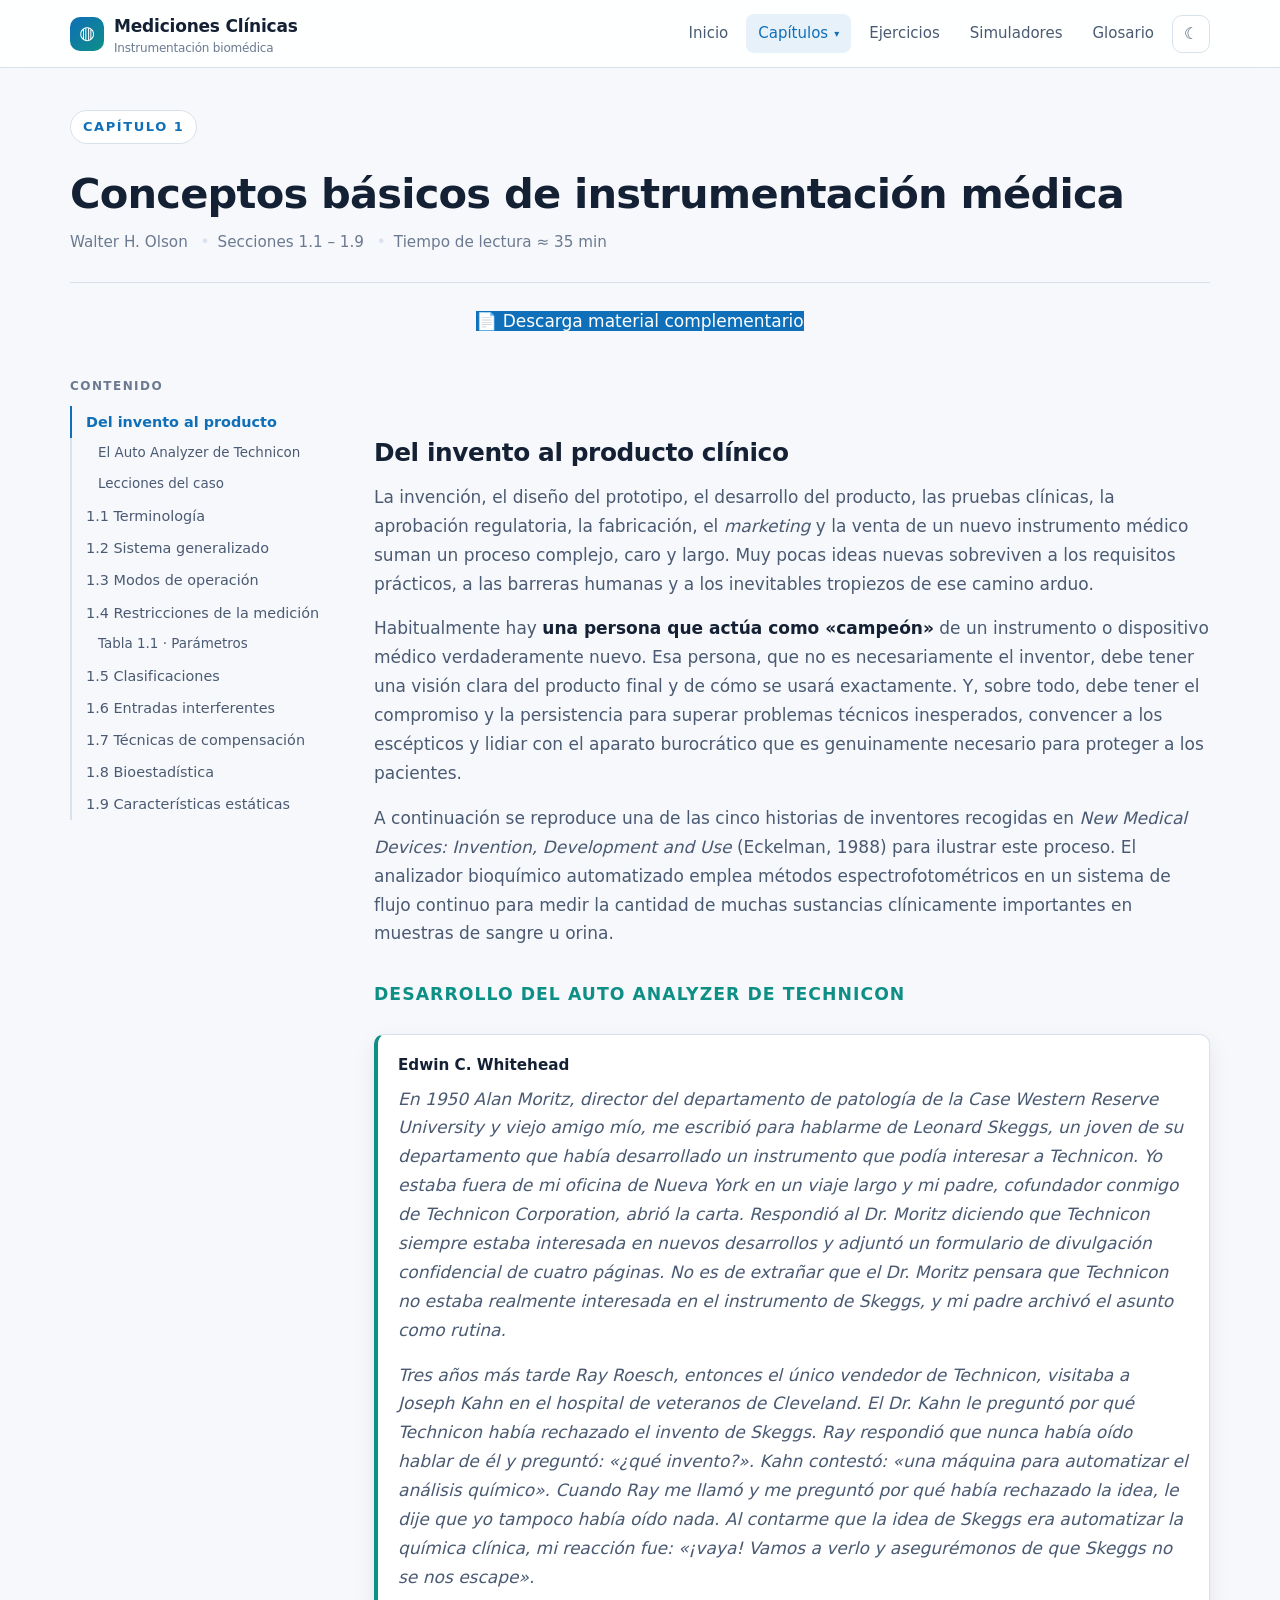
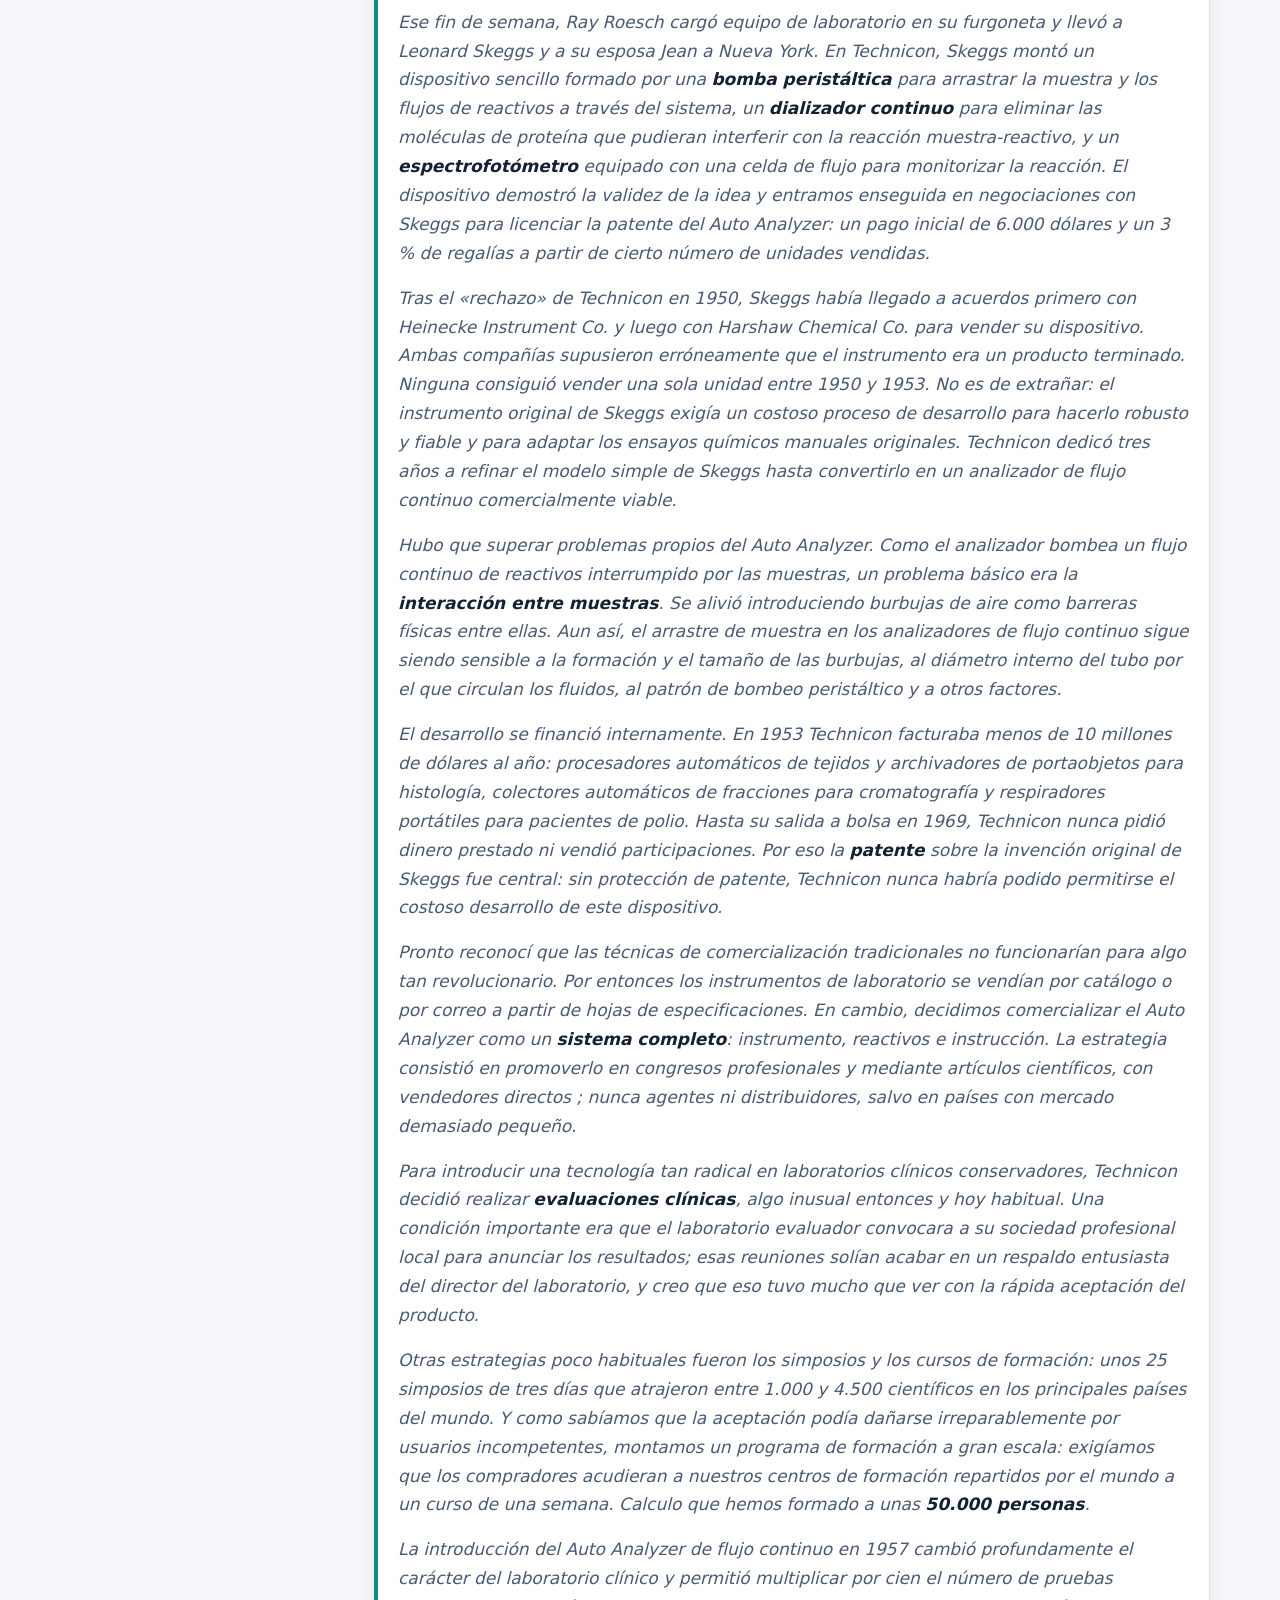
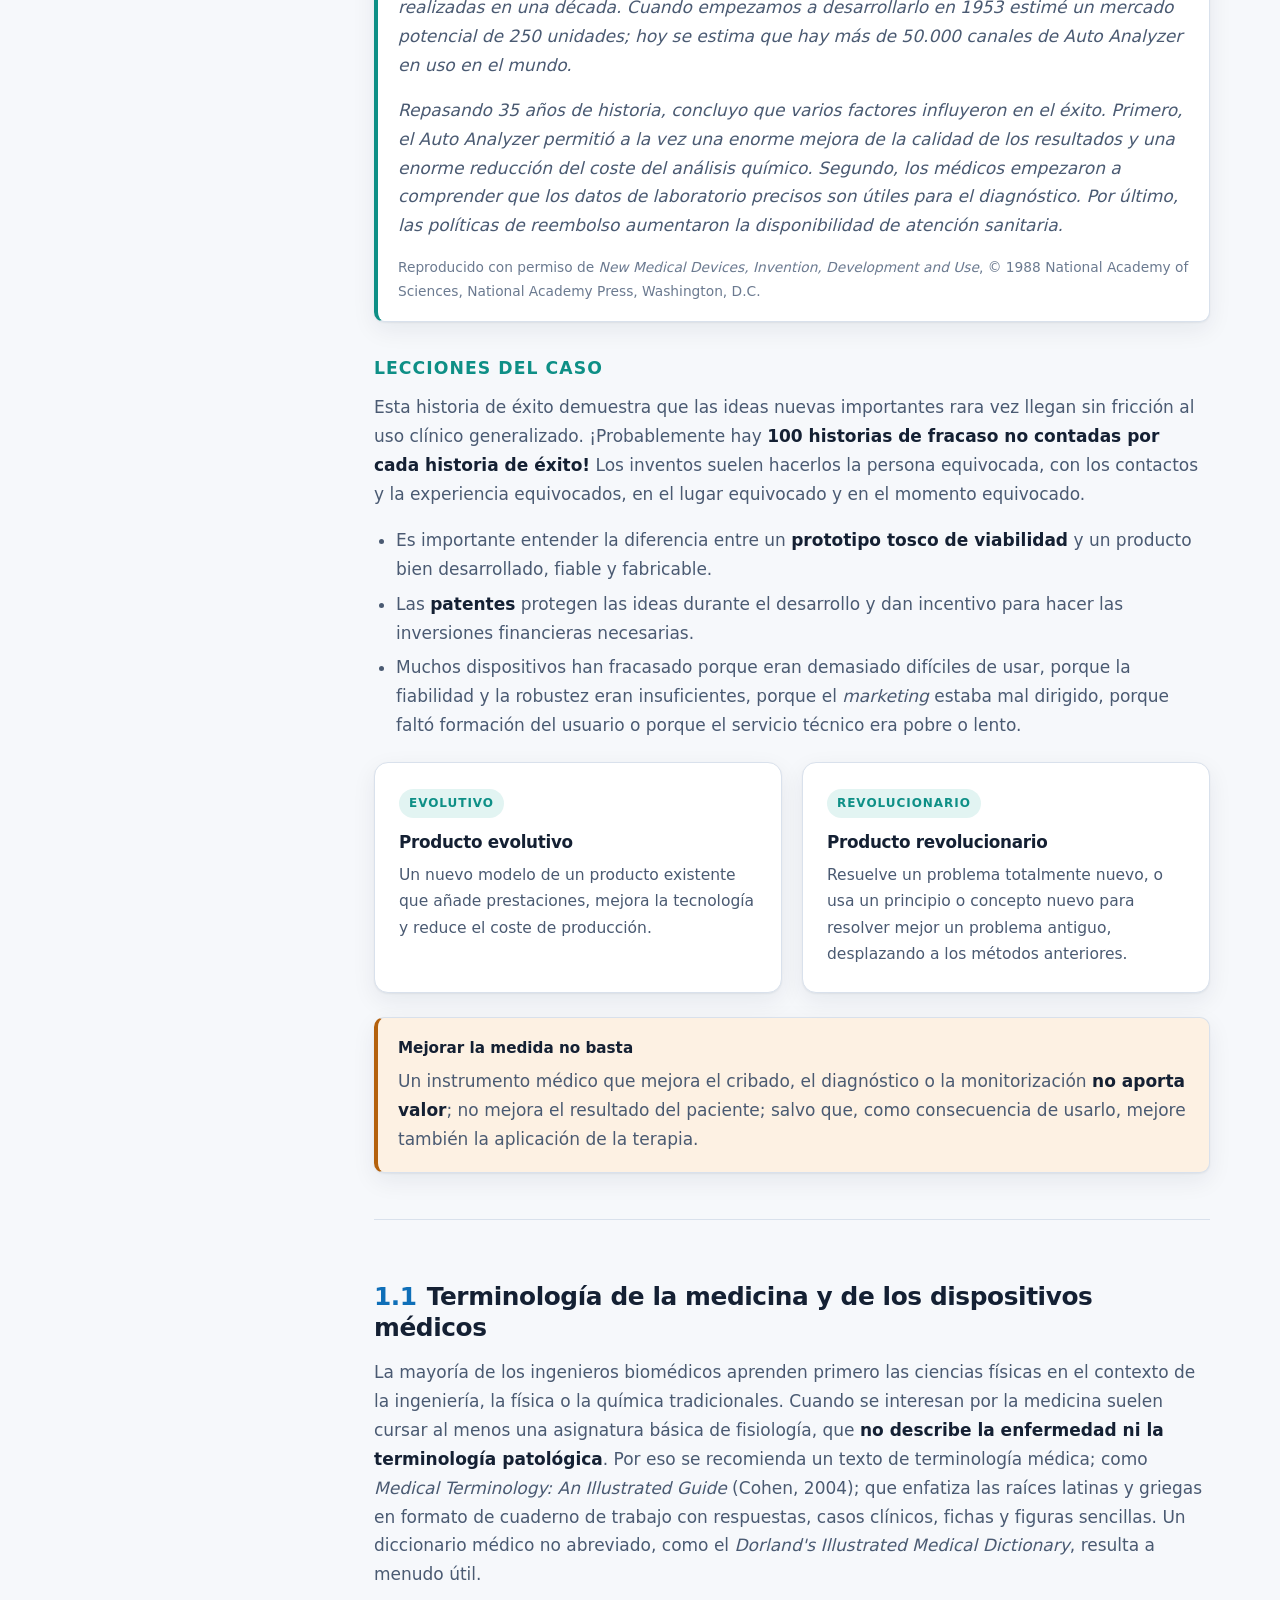
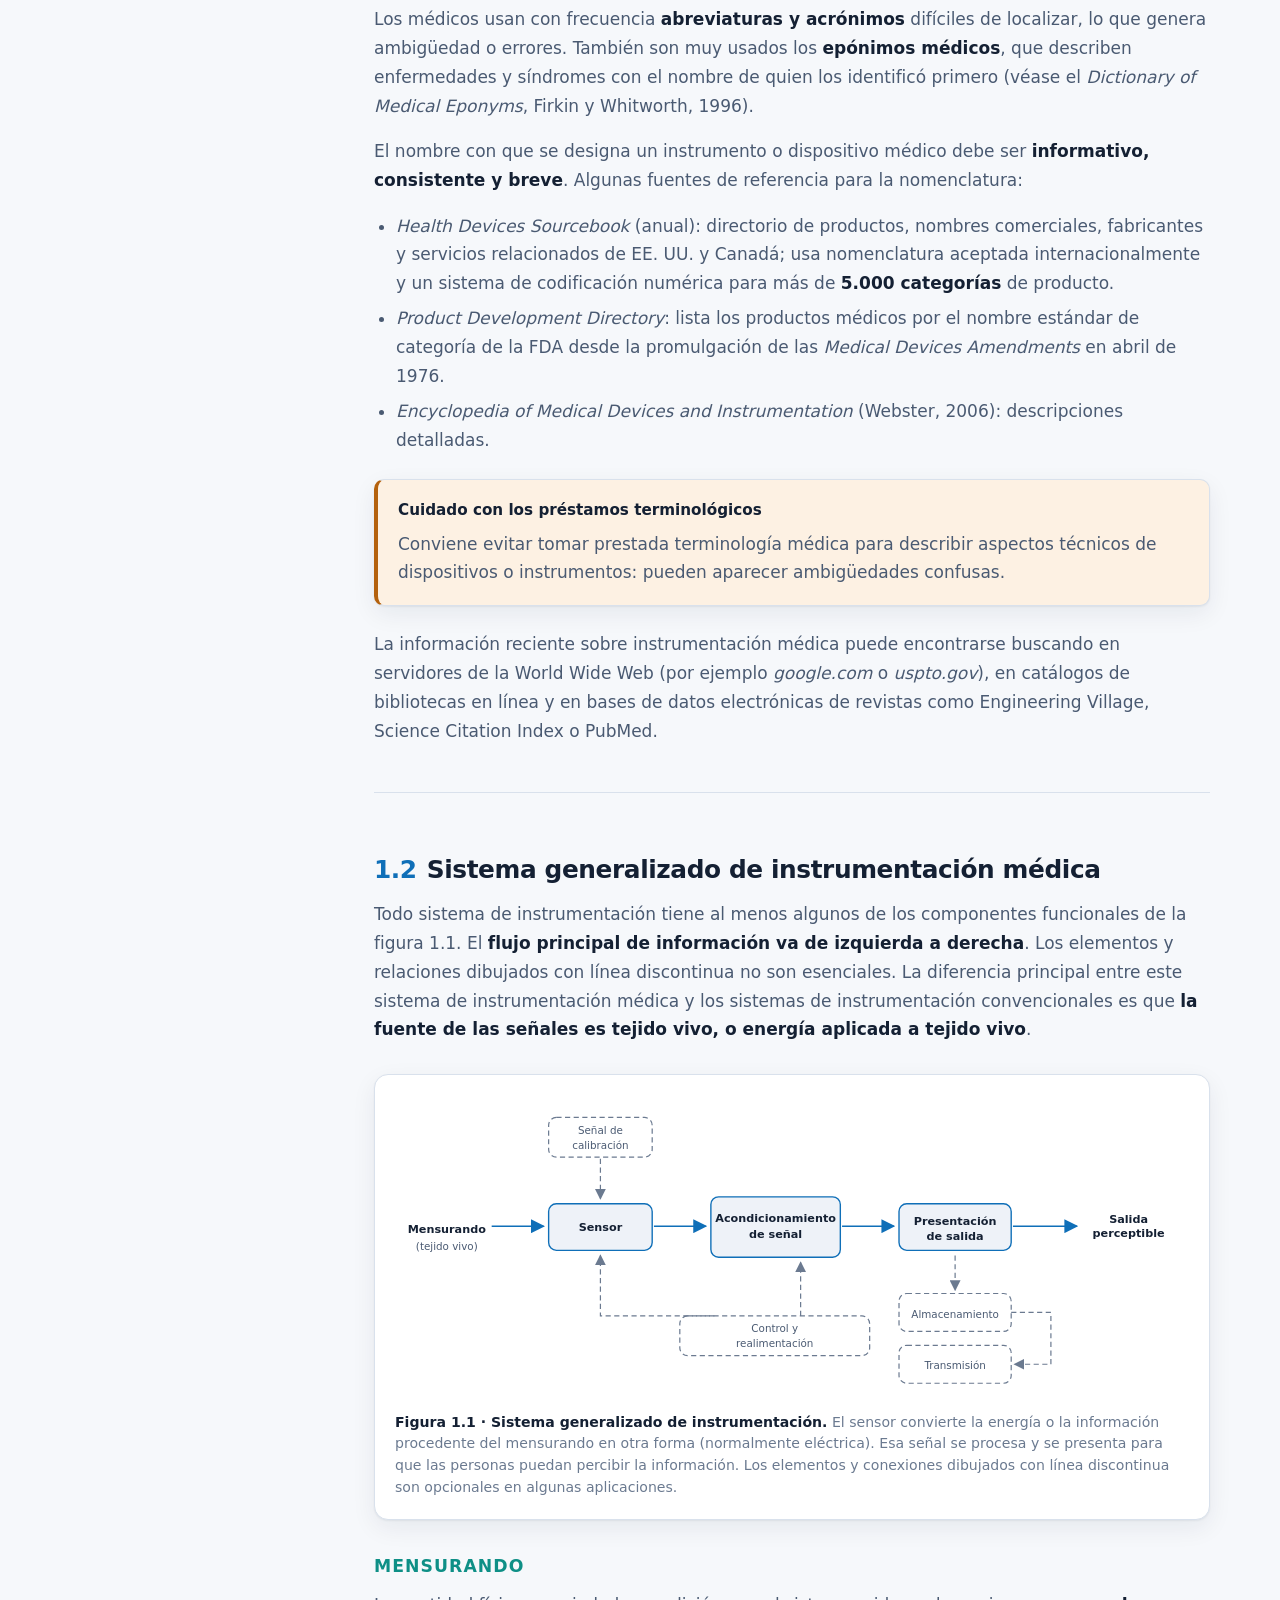
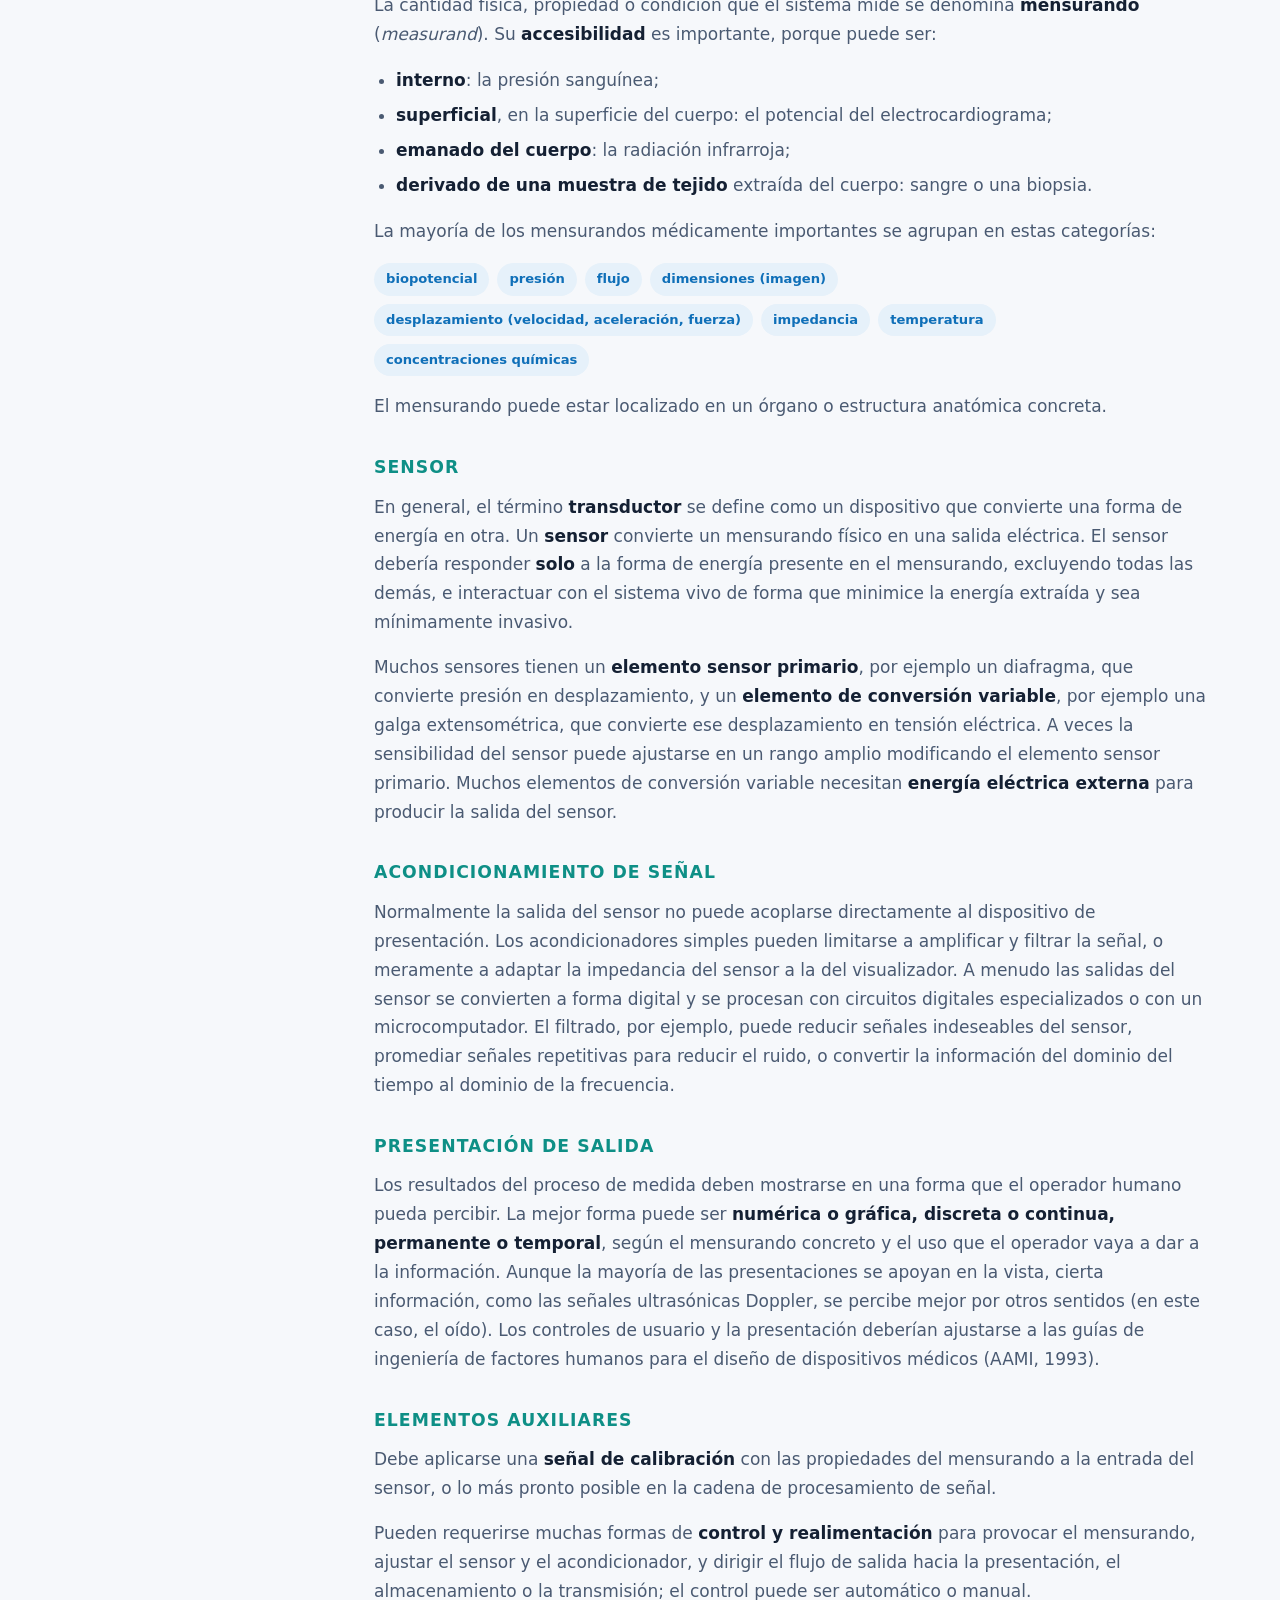
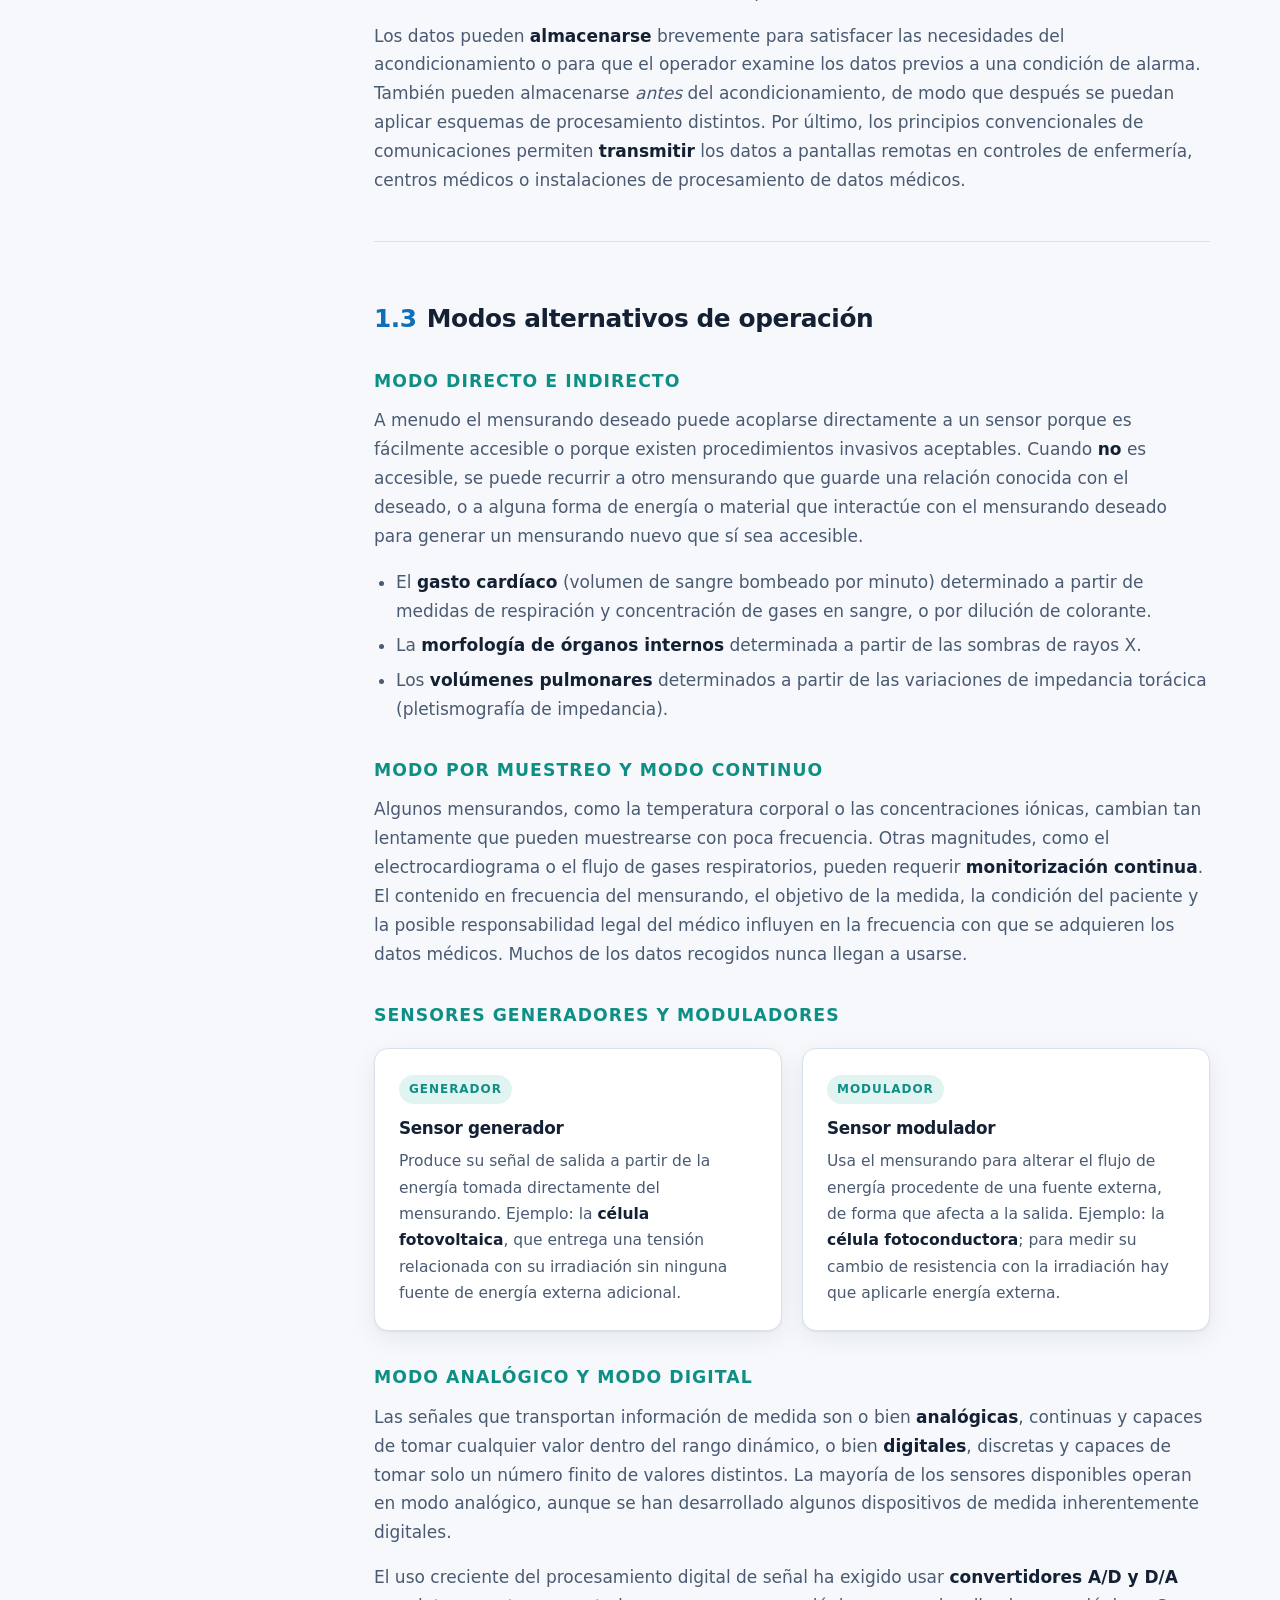
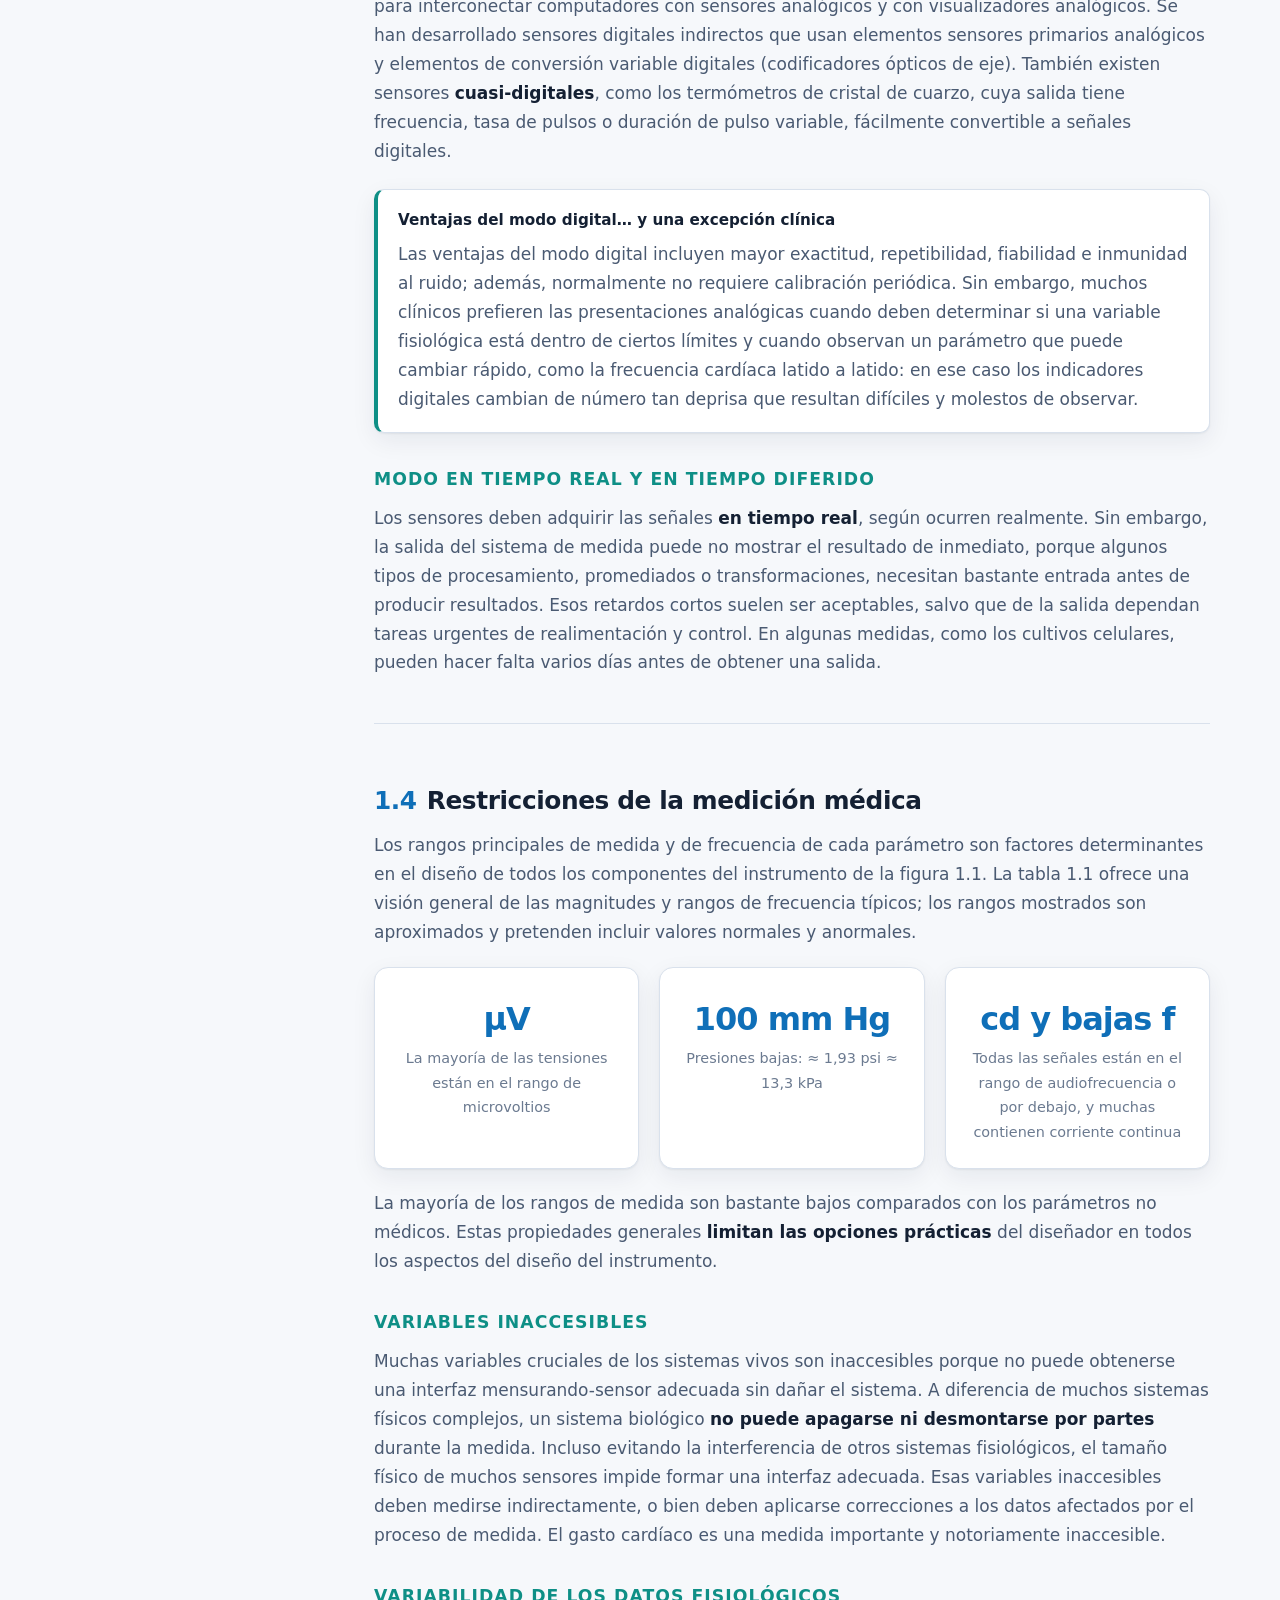
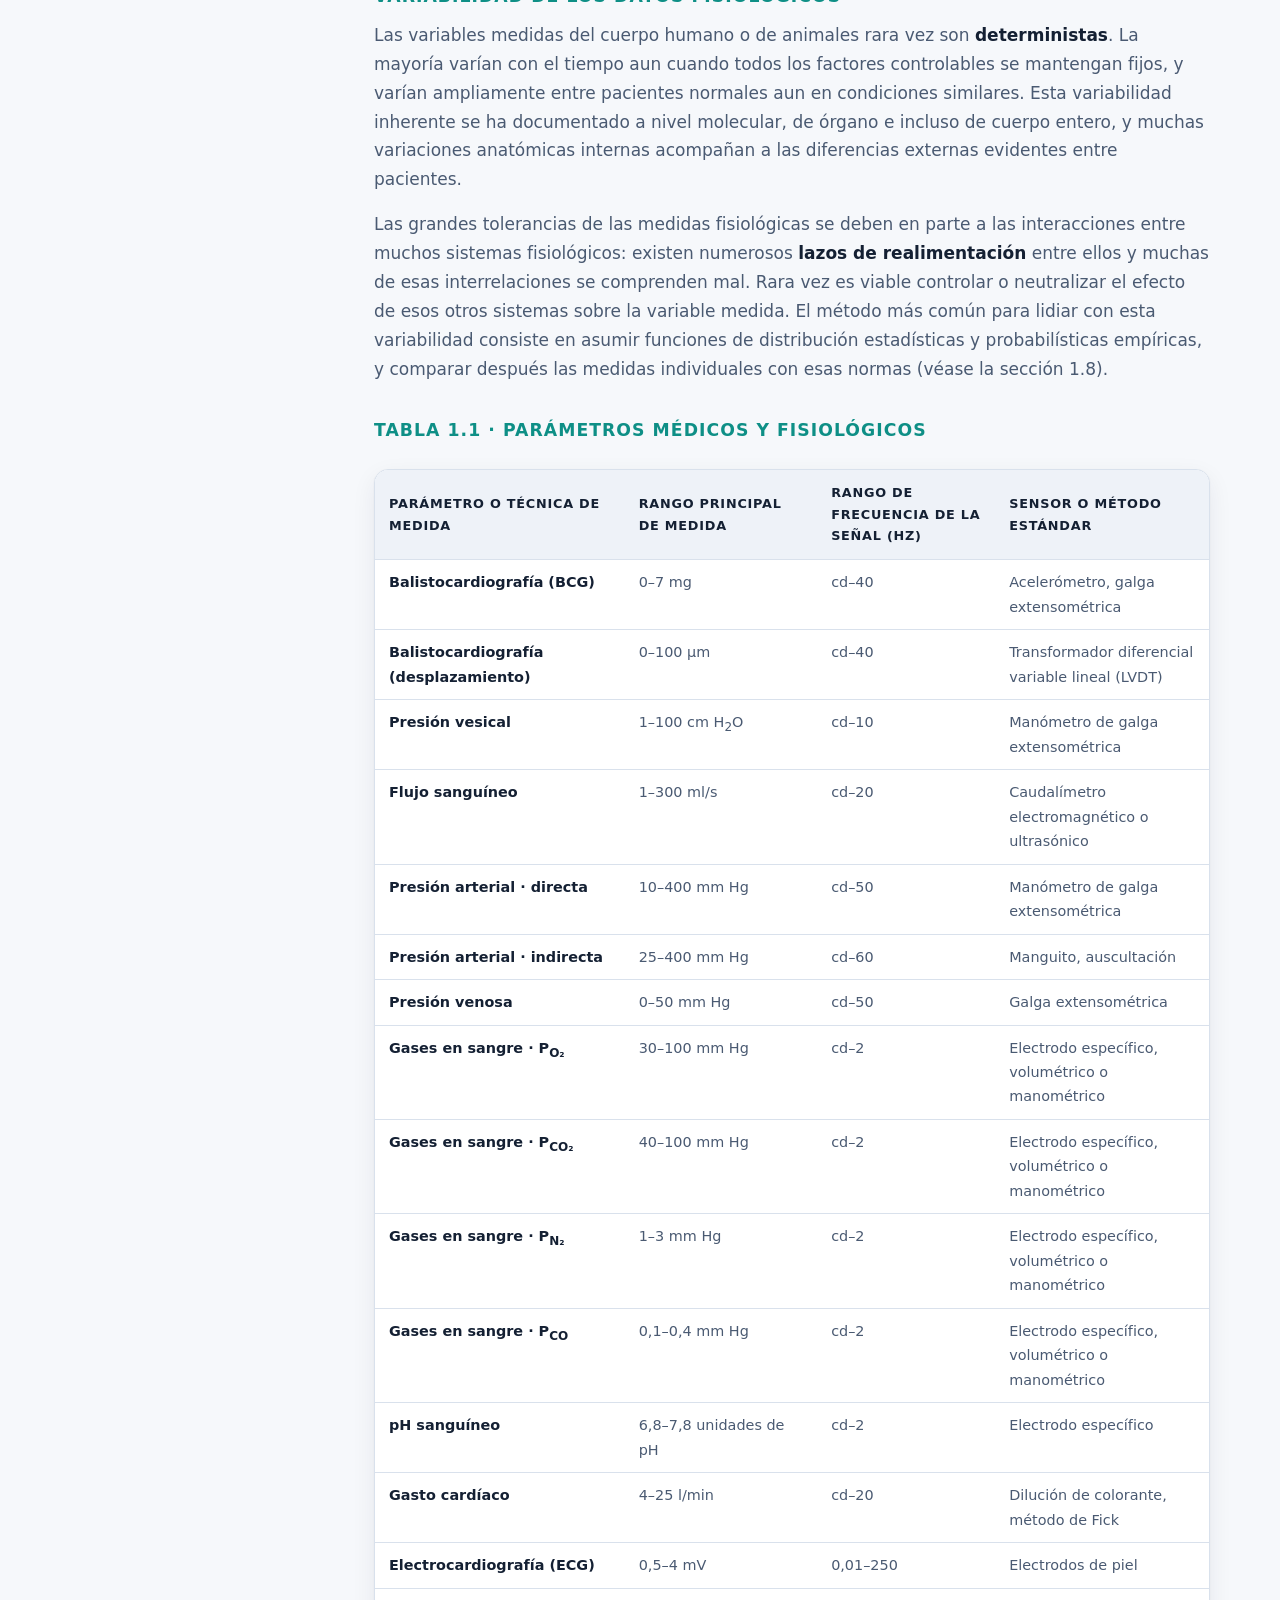
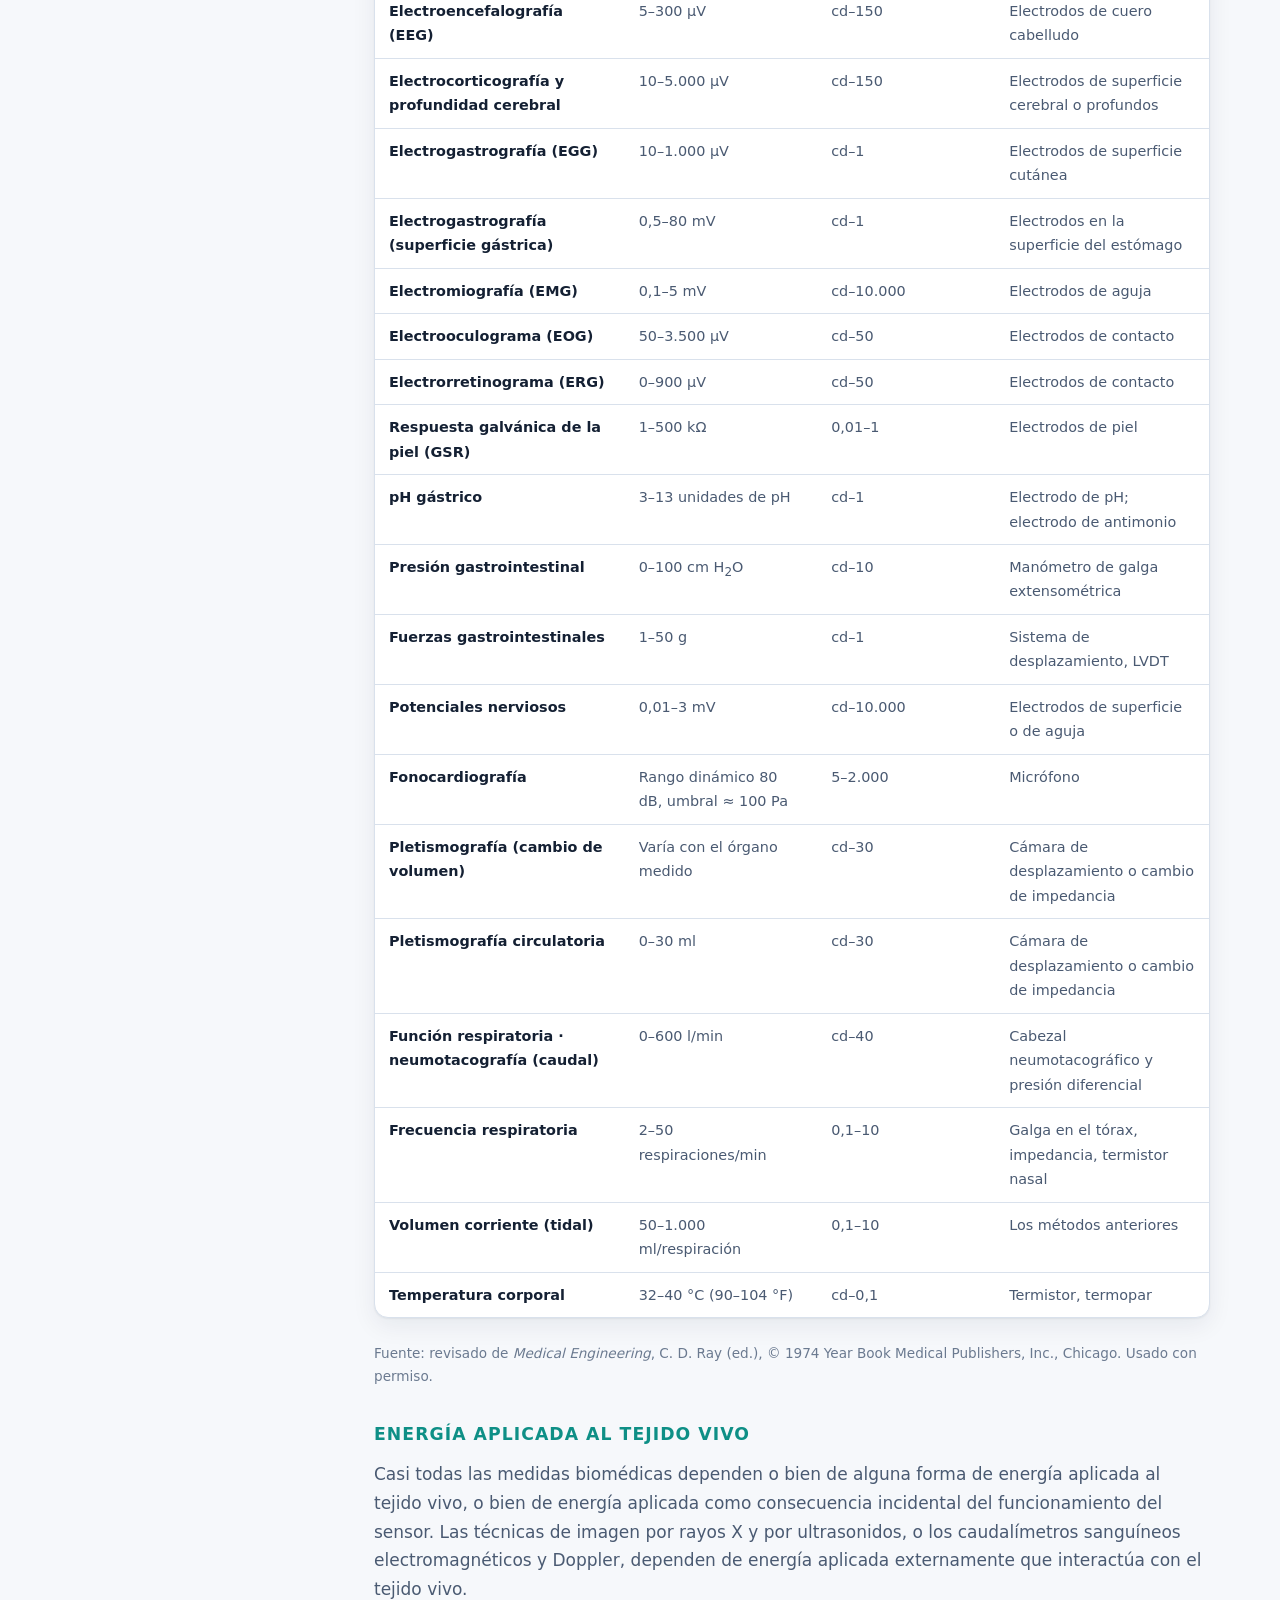
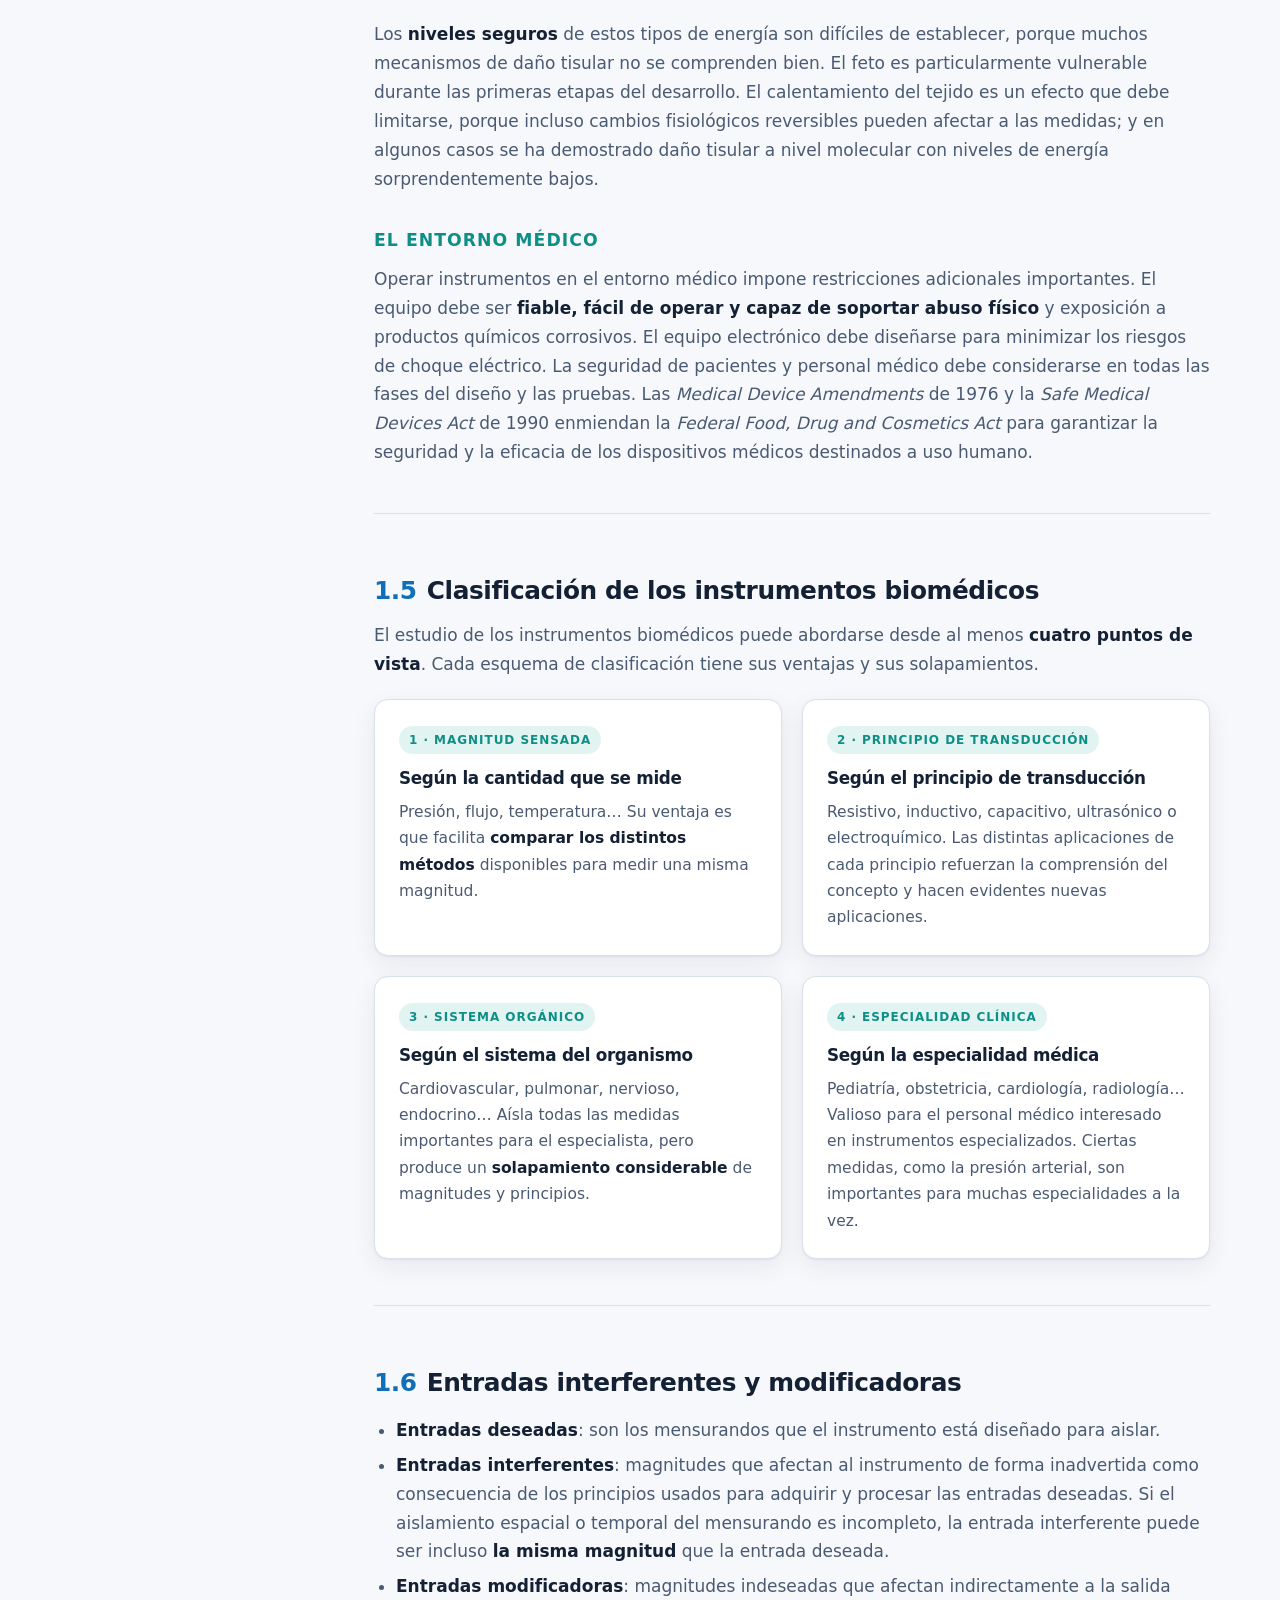
<file: capitulo-01.html>
<!DOCTYPE html>
<html lang="es" data-theme="light">
<head>
<meta charset="UTF-8">
<meta name="viewport" content="width=device-width, initial-scale=1">
<title>Capítulo 1 · Conceptos básicos de instrumentación médica</title>
<meta name="description" content="Capítulo 1 completo: terminología, sistema generalizado de instrumentación, modos de operación, restricciones de la medición médica, clasificaciones, entradas interferentes, compensación, bioestadística y características estáticas.">
<link rel="stylesheet" href="assets/css/styles.css">
<link rel="icon" href="data:image/svg+xml,<svg xmlns='http://www.w3.org/2000/svg' viewBox='0 0 100 100'><text y='.9em' font-size='90'>🩺</text></svg>">
</head>
<body>
<div id="progress"></div>

<header class="topbar">
  <div class="topbar-inner">
    <a class="brand" href="index.html">
      <span class="brand-mark">◍</span>
      <span class="brand-text">Mediciones Clínicas<small>Instrumentación biomédica</small></span>
    </a>
    <button class="icon-btn nav-toggle" id="navToggle" aria-expanded="false" aria-label="Abrir menú">☰</button>
    <nav class="nav-links" id="navLinks">
      <a href="index.html">Inicio</a>
      <div class="nav-drop">
        <button type="button" class="nav-drop-btn active" aria-expanded="false" aria-haspopup="true">
          Capítulos<span class="caret" aria-hidden="true">▾</span>
        </button>
        <div class="nav-menu">
          <a href="bioinstrumentacion.html">Capítulo 0<small>Bioinstrumentación · 9.1 y 9.2</small></a>
          <a class="active" href="capitulo-01.html">Capítulo 1<small>Conceptos básicos de instrumentación médica</small></a>
          <a href="tema2-ph.html">Tema 2<small>Transductores químicos y pH</small></a>
          <a href="tema4-bioelectricas.html">Tema 4<small>Mediciones bioeléctricas</small></a>
        </div>
      </div>
      <a href="ejercicios.html">Ejercicios</a>
      <a href="simuladores.html">Simuladores</a>
      <a href="glosario.html">Glosario</a>
      <button class="icon-btn" id="themeBtn" aria-label="Cambiar tema">☾</button>
    </nav>
  </div>
</header>

<div class="wrap">
  <div class="doc-head">
    <span class="eyebrow">Capítulo 1</span>
    <h1>Conceptos básicos de instrumentación médica</h1>
    <div class="meta">
      <span>Walter H. Olson</span>
      <span>Secciones 1.1 – 1.9</span>
      <span>Tiempo de lectura ≈ 35 min</span>
    </div>
  </div>
  <div style="text-align: center; margin-top: 1.5rem;">
    <a href="assets/docs/Medical_Instrumentation_Fundamentals.pdf" target="_blank" class="btn-pdf">
      📄 Descarga material complementario
    </a>
  </div>
</div>

<div class="wrap">
<div class="doc">

  <aside class="toc">
    <h4>Contenido</h4>
    <ol>
      <li><a href="#introduccion">Del invento al producto</a></li>
      <li class="sub"><a href="#autoanalyzer">El Auto Analyzer de Technicon</a></li>
      <li class="sub"><a href="#lecciones">Lecciones del caso</a></li>
      <li><a href="#s11">1.1 Terminología</a></li>
      <li><a href="#s12">1.2 Sistema generalizado</a></li>
      <li><a href="#s13">1.3 Modos de operación</a></li>
      <li><a href="#s14">1.4 Restricciones de la medición</a></li>
      <li class="sub"><a href="#tabla11">Tabla 1.1 · Parámetros</a></li>
      <li><a href="#s15">1.5 Clasificaciones</a></li>
      <li><a href="#s16">1.6 Entradas interferentes</a></li>
      <li><a href="#s17">1.7 Técnicas de compensación</a></li>
      <li><a href="#s18">1.8 Bioestadística</a></li>
      <li><a href="#s19">1.9 Características estáticas</a></li>
    </ol>
  </aside>

  <article>

  <section id="introduccion">
    <h2>Del invento al producto clínico</h2>
    <p>
      La invención, el diseño del prototipo, el desarrollo del producto, las pruebas clínicas, la aprobación
      regulatoria, la fabricación, el <em>marketing</em> y la venta de un nuevo instrumento médico suman un
      proceso complejo, caro y largo. Muy pocas ideas nuevas sobreviven a los requisitos prácticos, a las
      barreras humanas y a los inevitables tropiezos de ese camino arduo.
    </p>
    <p>
      Habitualmente hay <strong>una persona que actúa como «campeón»</strong> de un instrumento o dispositivo
      médico verdaderamente nuevo. Esa persona, que no es necesariamente el inventor, debe tener una visión
      clara del producto final y de cómo se usará exactamente. Y, sobre todo, debe tener el compromiso y la
      persistencia para superar problemas técnicos inesperados, convencer a los escépticos y lidiar con el
      aparato burocrático que es genuinamente necesario para proteger a los pacientes.
    </p>
    <p>
      A continuación se reproduce una de las cinco historias de inventores recogidas en <em>New Medical
      Devices: Invention, Development and Use</em> (Eckelman, 1988) para ilustrar este proceso. El
      analizador bioquímico automatizado emplea métodos espectrofotométricos en un sistema de flujo continuo
      para medir la cantidad de muchas sustancias clínicamente importantes en muestras de sangre u orina.
    </p>

    <h3 id="autoanalyzer">Desarrollo del Auto Analyzer de Technicon</h3>
    <div class="callout quote">
      <div class="callout-title" style="font-style:normal">Edwin C. Whitehead</div>
      <p>
        En 1950 Alan Moritz, director del departamento de patología de la Case Western Reserve University y
        viejo amigo mío, me escribió para hablarme de Leonard Skeggs, un joven de su departamento que había
        desarrollado un instrumento que podía interesar a Technicon. Yo estaba fuera de mi oficina de Nueva
        York en un viaje largo y mi padre, cofundador conmigo de Technicon Corporation, abrió la carta.
        Respondió al Dr. Moritz diciendo que Technicon siempre estaba interesada en nuevos desarrollos y
        adjuntó un formulario de divulgación confidencial de cuatro páginas. No es de extrañar que el Dr.
        Moritz pensara que Technicon no estaba realmente interesada en el instrumento de Skeggs, y mi padre
        archivó el asunto como rutina.
      </p>
      <p>
        Tres años más tarde Ray Roesch, entonces el único vendedor de Technicon, visitaba a Joseph Kahn en el
        hospital de veteranos de Cleveland. El Dr. Kahn le preguntó por qué Technicon había rechazado el
        invento de Skeggs. Ray respondió que nunca había oído hablar de él y preguntó: «¿qué invento?». Kahn
        contestó: «una máquina para automatizar el análisis químico». Cuando Ray me llamó y me preguntó por
        qué había rechazado la idea, le dije que yo tampoco había oído nada. Al contarme que la idea de
        Skeggs era automatizar la química clínica, mi reacción fue: «¡vaya! Vamos a verlo y asegurémonos de
        que Skeggs no se nos escape».
      </p>
      <p>
        Ese fin de semana, Ray Roesch cargó equipo de laboratorio en su furgoneta y llevó a Leonard Skeggs y a
        su esposa Jean a Nueva York. En Technicon, Skeggs montó un dispositivo sencillo formado por una
        <strong>bomba peristáltica</strong> para arrastrar la muestra y los flujos de reactivos a través del
        sistema, un <strong>dializador continuo</strong> para eliminar las moléculas de proteína que pudieran
        interferir con la reacción muestra-reactivo, y un <strong>espectrofotómetro</strong> equipado con una
        celda de flujo para monitorizar la reacción. El dispositivo demostró la validez de la idea y
        entramos enseguida en negociaciones con Skeggs para licenciar la patente del Auto Analyzer: un pago
        inicial de 6.000 dólares y un 3 % de regalías a partir de cierto número de unidades vendidas.
      </p>
      <p>
        Tras el «rechazo» de Technicon en 1950, Skeggs había llegado a acuerdos primero con Heinecke
        Instrument Co. y luego con Harshaw Chemical Co. para vender su dispositivo. Ambas compañías
        supusieron erróneamente que el instrumento era un producto terminado. Ninguna consiguió vender una
        sola unidad entre 1950 y 1953. No es de extrañar: el instrumento original de Skeggs exigía un costoso
        proceso de desarrollo para hacerlo robusto y fiable y para adaptar los ensayos químicos manuales
        originales. Technicon dedicó tres años a refinar el modelo simple de Skeggs hasta convertirlo en un
        analizador de flujo continuo comercialmente viable.
      </p>
      <p>
        Hubo que superar problemas propios del Auto Analyzer. Como el analizador bombea un flujo continuo de
        reactivos interrumpido por las muestras, un problema básico era la <strong>interacción entre
        muestras</strong>. Se alivió introduciendo burbujas de aire como barreras físicas entre ellas. Aun
        así, el arrastre de muestra en los analizadores de flujo continuo sigue siendo sensible a la
        formación y el tamaño de las burbujas, al diámetro interno del tubo por el que circulan los fluidos,
        al patrón de bombeo peristáltico y a otros factores.
      </p>
      <p>
        El desarrollo se financió internamente. En 1953 Technicon facturaba menos de 10 millones de dólares al
        año: procesadores automáticos de tejidos y archivadores de portaobjetos para histología, colectores
        automáticos de fracciones para cromatografía y respiradores portátiles para pacientes de polio. Hasta
        su salida a bolsa en 1969, Technicon nunca pidió dinero prestado ni vendió participaciones. Por eso la
        <strong>patente</strong> sobre la invención original de Skeggs fue central: sin protección de patente,
        Technicon nunca habría podido permitirse el costoso desarrollo de este dispositivo.
      </p>
      <p>
        Pronto reconocí que las técnicas de comercialización tradicionales no funcionarían para algo tan
        revolucionario. Por entonces los instrumentos de laboratorio se vendían por catálogo o por correo a
        partir de hojas de especificaciones. En cambio, decidimos comercializar el Auto Analyzer como un
        <strong>sistema completo</strong>: instrumento, reactivos e instrucción. La estrategia consistió en
        promoverlo en congresos profesionales y mediante artículos científicos, con vendedores directos
        ; nunca agentes ni distribuidores, salvo en países con mercado demasiado pequeño.
      </p>
      <p>
        Para introducir una tecnología tan radical en laboratorios clínicos conservadores, Technicon decidió
        realizar <strong>evaluaciones clínicas</strong>, algo inusual entonces y hoy habitual. Una condición
        importante era que el laboratorio evaluador convocara a su sociedad profesional local para anunciar
        los resultados; esas reuniones solían acabar en un respaldo entusiasta del director del laboratorio, y
        creo que eso tuvo mucho que ver con la rápida aceptación del producto.
      </p>
      <p>
        Otras estrategias poco habituales fueron los simposios y los cursos de formación: unos 25 simposios de
        tres días que atrajeron entre 1.000 y 4.500 científicos en los principales países del mundo. Y como
        sabíamos que la aceptación podía dañarse irreparablemente por usuarios incompetentes, montamos un
        programa de formación a gran escala: exigíamos que los compradores acudieran a nuestros centros de
        formación repartidos por el mundo a un curso de una semana. Calculo que hemos formado a unas
        <strong>50.000 personas</strong>.
      </p>
      <p>
        La introducción del Auto Analyzer de flujo continuo en 1957 cambió profundamente el carácter del
        laboratorio clínico y permitió multiplicar por cien el número de pruebas realizadas en una década.
        Cuando empezamos a desarrollarlo en 1953 estimé un mercado potencial de 250 unidades; hoy se estima
        que hay más de 50.000 canales de Auto Analyzer en uso en el mundo.
      </p>
      <p>
        Repasando 35 años de historia, concluyo que varios factores influyeron en el éxito. Primero, el Auto
        Analyzer permitió a la vez una enorme mejora de la calidad de los resultados y una enorme reducción
        del coste del análisis químico. Segundo, los médicos empezaron a comprender que los datos de
        laboratorio precisos son útiles para el diagnóstico. Por último, las políticas de reembolso
        aumentaron la disponibilidad de atención sanitaria.
      </p>
      <p style="font-style:normal;font-size:.86rem;color:var(--text-mute);margin:0">
        Reproducido con permiso de <em>New Medical Devices, Invention, Development and Use</em>,
        © 1988 National Academy of Sciences, National Academy Press, Washington, D.C.
      </p>
    </div>

    <h3 id="lecciones">Lecciones del caso</h3>
    <p>
      Esta historia de éxito demuestra que las ideas nuevas importantes rara vez llegan sin fricción al uso
      clínico generalizado. ¡Probablemente hay <strong>100 historias de fracaso no contadas por cada historia
      de éxito!</strong> Los inventos suelen hacerlos la persona equivocada, con los contactos y la
      experiencia equivocados, en el lugar equivocado y en el momento equivocado.
    </p>
    <ul>
      <li>Es importante entender la diferencia entre un <span class="dfn">prototipo tosco de viabilidad</span> y un producto bien desarrollado, fiable y fabricable.</li>
      <li>Las <span class="dfn">patentes</span> protegen las ideas durante el desarrollo y dan incentivo para hacer las inversiones financieras necesarias.</li>
      <li>Muchos dispositivos han fracasado porque eran demasiado difíciles de usar, porque la fiabilidad y la robustez eran insuficientes, porque el <em>marketing</em> estaba mal dirigido, porque faltó formación del usuario o porque el servicio técnico era pobre o lento.</li>
    </ul>
    <div class="grid grid-2" style="margin:22px 0">
      <div class="card">
        <span class="card-tag">Evolutivo</span>
        <h3 style="margin:10px 0 6px;text-transform:none;letter-spacing:-.3px;color:var(--text);font-size:1.05rem">Producto evolutivo</h3>
        <p>Un nuevo modelo de un producto existente que añade prestaciones, mejora la tecnología y reduce el coste de producción.</p>
      </div>
      <div class="card">
        <span class="card-tag">Revolucionario</span>
        <h3 style="margin:10px 0 6px;text-transform:none;letter-spacing:-.3px;color:var(--text);font-size:1.05rem">Producto revolucionario</h3>
        <p>Resuelve un problema totalmente nuevo, o usa un principio o concepto nuevo para resolver mejor un problema antiguo, desplazando a los métodos anteriores.</p>
      </div>
    </div>
    <div class="callout warn">
      <div class="callout-title">Mejorar la medida no basta</div>
      <p>Un instrumento médico que mejora el cribado, el diagnóstico o la monitorización <strong>no aporta valor</strong>; no mejora el resultado del paciente; salvo que, como consecuencia de usarlo, mejore también la aplicación de la terapia.</p>
    </div>
  </section>

  <hr class="rule">
  <section id="s11">
    <h2><span class="num">1.1</span>Terminología de la medicina y de los dispositivos médicos</h2>
    <p>
      La mayoría de los ingenieros biomédicos aprenden primero las ciencias físicas en el contexto de la
      ingeniería, la física o la química tradicionales. Cuando se interesan por la medicina suelen cursar al
      menos una asignatura básica de fisiología, que <strong>no describe la enfermedad ni la terminología
      patológica</strong>. Por eso se recomienda un texto de terminología médica; como <em>Medical
      Terminology: An Illustrated Guide</em> (Cohen, 2004); que enfatiza las raíces latinas y griegas en
      formato de cuaderno de trabajo con respuestas, casos clínicos, fichas y figuras sencillas. Un
      diccionario médico no abreviado, como el <em>Dorland's Illustrated Medical Dictionary</em>, resulta a
      menudo útil.
    </p>
    <p>
      Los médicos usan con frecuencia <span class="dfn">abreviaturas y acrónimos</span> difíciles de
      localizar, lo que genera ambigüedad o errores. También son muy usados los <span class="dfn">epónimos
      médicos</span>, que describen enfermedades y síndromes con el nombre de quien los identificó primero
      (véase el <em>Dictionary of Medical Eponyms</em>, Firkin y Whitworth, 1996).
    </p>
    <p>
      El nombre con que se designa un instrumento o dispositivo médico debe ser <strong>informativo,
      consistente y breve</strong>. Algunas fuentes de referencia para la nomenclatura:
    </p>
    <ul>
      <li><em>Health Devices Sourcebook</em> (anual): directorio de productos, nombres comerciales, fabricantes y servicios relacionados de EE. UU. y Canadá; usa nomenclatura aceptada internacionalmente y un sistema de codificación numérica para más de <strong>5.000 categorías</strong> de producto.</li>
      <li><em>Product Development Directory</em>: lista los productos médicos por el nombre estándar de categoría de la FDA desde la promulgación de las <em>Medical Devices Amendments</em> en abril de 1976.</li>
      <li><em>Encyclopedia of Medical Devices and Instrumentation</em> (Webster, 2006): descripciones detalladas.</li>
    </ul>
    <div class="callout warn">
      <div class="callout-title">Cuidado con los préstamos terminológicos</div>
      <p>Conviene evitar tomar prestada terminología médica para describir aspectos técnicos de dispositivos o instrumentos: pueden aparecer ambigüedades confusas.</p>
    </div>
    <p>
      La información reciente sobre instrumentación médica puede encontrarse buscando en servidores de la
      World Wide Web (por ejemplo <em>google.com</em> o <em>uspto.gov</em>), en catálogos de bibliotecas en
      línea y en bases de datos electrónicas de revistas como Engineering Village, Science Citation Index o
      PubMed.
    </p>
  </section>

  <hr class="rule">

  <section id="s12">
    <h2><span class="num">1.2</span>Sistema generalizado de instrumentación médica</h2>
    <p>
      Todo sistema de instrumentación tiene al menos algunos de los componentes funcionales de la figura 1.1.
      El <strong>flujo principal de información va de izquierda a derecha</strong>. Los elementos y relaciones
      dibujados con línea discontinua no son esenciales. La diferencia principal entre este sistema de
      instrumentación médica y los sistemas de instrumentación convencionales es que
      <strong>la fuente de las señales es tejido vivo, o energía aplicada a tejido vivo</strong>.
    </p>

    <figure class="figure">
      <div class="scroll">
      <svg viewBox="0 0 920 340" role="img" aria-label="Diagrama del sistema generalizado de instrumentación" style="min-width:680px">
        <style>
          .f1 .bx { fill: var(--surface-2); stroke: var(--accent); stroke-width: 1.6; }
          .f1 .bxd { fill: none; stroke: var(--text-mute); stroke-width: 1.4; stroke-dasharray: 6 4; }
          .f1 .t { fill: var(--text); font: 600 13px var(--font); text-anchor: middle; }
          .f1 .ts { fill: var(--text-soft); font: 12px var(--font); text-anchor: middle; }
          .f1 .ln { stroke: var(--accent); stroke-width: 1.8; fill: none; marker-end: url(#a1); }
          .f1 .lnd { stroke: var(--text-mute); stroke-width: 1.4; fill: none; stroke-dasharray: 6 4; marker-end: url(#a1d); }
        </style>
        <defs>
          <marker id="a1" markerWidth="9" markerHeight="9" refX="8" refY="4.5" orient="auto">
            <path d="M0,0 L9,4.5 L0,9 z" fill="var(--accent)"/>
          </marker>
          <marker id="a1d" markerWidth="9" markerHeight="9" refX="8" refY="4.5" orient="auto">
            <path d="M0,0 L9,4.5 L0,9 z" fill="var(--text-mute)"/>
          </marker>
        </defs>
        <g class="f1">
          <!-- fila principal -->
          <text class="t" x="60" y="160">Mensurando</text>
          <text class="ts" x="60" y="180">(tejido vivo)</text>
          <path class="ln" d="M112,152 L172,152"/>

          <rect class="bx" x="178" y="126" width="120" height="54" rx="9"/>
          <text class="t" x="238" y="158">Sensor</text>
          <path class="ln" d="M300,152 L360,152"/>

          <rect class="bx" x="366" y="118" width="150" height="70" rx="9"/>
          <text class="t" x="441" y="147">Acondicionamiento</text>
          <text class="t" x="441" y="166">de señal</text>
          <path class="ln" d="M518,152 L578,152"/>

          <rect class="bx" x="584" y="126" width="130" height="54" rx="9"/>
          <text class="t" x="649" y="151">Presentación</text>
          <text class="t" x="649" y="168">de salida</text>
          <path class="ln" d="M716,152 L790,152"/>
          <text class="t" x="850" y="148">Salida</text>
          <text class="t" x="850" y="165">perceptible</text>

          <!-- calibración -->
          <rect class="bxd" x="178" y="26" width="120" height="46" rx="9"/>
          <text class="ts" x="238" y="45">Señal de</text>
          <text class="ts" x="238" y="62">calibración</text>
          <path class="lnd" d="M238,74 L238,120"/>

          <!-- control y realimentación -->
          <rect class="bxd" x="330" y="256" width="220" height="46" rx="9"/>
          <text class="ts" x="440" y="275">Control y</text>
          <text class="ts" x="440" y="292">realimentación</text>
          <path class="lnd" d="M370,256 L300,256 L238,256 L238,186"/>
          <path class="lnd" d="M470,256 L470,194"/>

          <!-- almacenamiento y transmisión -->
          <rect class="bxd" x="584" y="230" width="130" height="44" rx="9"/>
          <text class="ts" x="649" y="258">Almacenamiento</text>
          <path class="lnd" d="M649,186 L649,226"/>

          <rect class="bxd" x="584" y="290" width="130" height="44" rx="9"/>
          <text class="ts" x="649" y="318">Transmisión</text>
          <path class="lnd" d="M714,252 L760,252 L760,312 L718,312"/>
        </g>
      </svg>
      </div>
      <figcaption>
        <b>Figura 1.1 · Sistema generalizado de instrumentación.</b> El sensor convierte la energía o la
        información procedente del mensurando en otra forma (normalmente eléctrica). Esa señal se procesa y se
        presenta para que las personas puedan percibir la información. Los elementos y conexiones dibujados
        con línea discontinua son opcionales en algunas aplicaciones.
      </figcaption>
    </figure>

    <h3>Mensurando</h3>
    <p>
      La cantidad física, propiedad o condición que el sistema mide se denomina <span class="dfn">mensurando</span>
      (<em>measurand</em>). Su <strong>accesibilidad</strong> es importante, porque puede ser:
    </p>
    <ul>
      <li><strong>interno</strong>: la presión sanguínea;</li>
      <li><strong>superficial</strong>, en la superficie del cuerpo: el potencial del electrocardiograma;</li>
      <li><strong>emanado del cuerpo</strong>: la radiación infrarroja;</li>
      <li><strong>derivado de una muestra de tejido</strong> extraída del cuerpo: sangre o una biopsia.</li>
    </ul>
    <p>La mayoría de los mensurandos médicamente importantes se agrupan en estas categorías:</p>
    <div class="pill-row">
      <span class="pill">biopotencial</span>
      <span class="pill">presión</span>
      <span class="pill">flujo</span>
      <span class="pill">dimensiones (imagen)</span>
      <span class="pill">desplazamiento (velocidad, aceleración, fuerza)</span>
      <span class="pill">impedancia</span>
      <span class="pill">temperatura</span>
      <span class="pill">concentraciones químicas</span>
    </div>
    <p style="margin-top:16px">El mensurando puede estar localizado en un órgano o estructura anatómica concreta.</p>

    <h3>Sensor</h3>
    <p>
      En general, el término <span class="dfn">transductor</span> se define como un dispositivo que convierte
      una forma de energía en otra. Un <span class="dfn">sensor</span> convierte un mensurando físico en una
      salida eléctrica. El sensor debería responder <strong>solo</strong> a la forma de energía presente en el
      mensurando, excluyendo todas las demás, e interactuar con el sistema vivo de forma que minimice la
      energía extraída y sea mínimamente invasivo.
    </p>
    <p>
      Muchos sensores tienen un <span class="dfn">elemento sensor primario</span>, por ejemplo un diafragma,
      que convierte presión en desplazamiento, y un <span class="dfn">elemento de conversión variable</span>,
      por ejemplo una galga extensométrica, que convierte ese desplazamiento en tensión eléctrica. A veces
      la sensibilidad del sensor puede ajustarse en un rango amplio modificando el elemento sensor primario.
      Muchos elementos de conversión variable necesitan <strong>energía eléctrica externa</strong> para
      producir la salida del sensor.
    </p>

    <h3>Acondicionamiento de señal</h3>
    <p>
      Normalmente la salida del sensor no puede acoplarse directamente al dispositivo de presentación. Los
      acondicionadores simples pueden limitarse a amplificar y filtrar la señal, o meramente a adaptar la
      impedancia del sensor a la del visualizador. A menudo las salidas del sensor se convierten a forma
      digital y se procesan con circuitos digitales especializados o con un microcomputador. El filtrado, por
      ejemplo, puede reducir señales indeseables del sensor, promediar señales repetitivas para reducir el
      ruido, o convertir la información del dominio del tiempo al dominio de la frecuencia.
    </p>

    <h3>Presentación de salida</h3>
    <p>
      Los resultados del proceso de medida deben mostrarse en una forma que el operador humano pueda percibir.
      La mejor forma puede ser <strong>numérica o gráfica, discreta o continua, permanente o temporal</strong>,
      según el mensurando concreto y el uso que el operador vaya a dar a la información. Aunque la mayoría de
      las presentaciones se apoyan en la vista, cierta información, como las señales ultrasónicas Doppler, se
      percibe mejor por otros sentidos (en este caso, el oído). Los controles de usuario y la presentación
      deberían ajustarse a las guías de ingeniería de factores humanos para el diseño de dispositivos médicos
      (AAMI, 1993).
    </p>

    <h3>Elementos auxiliares</h3>
    <p>
      Debe aplicarse una <span class="dfn">señal de calibración</span> con las propiedades del mensurando a la
      entrada del sensor, o lo más pronto posible en la cadena de procesamiento de señal.
    </p>
    <p>
      Pueden requerirse muchas formas de <span class="dfn">control y realimentación</span> para provocar el
      mensurando, ajustar el sensor y el acondicionador, y dirigir el flujo de salida hacia la presentación, el
      almacenamiento o la transmisión; el control puede ser automático o manual.
    </p>
    <p>
      Los datos pueden <span class="dfn">almacenarse</span> brevemente para satisfacer las necesidades del
      acondicionamiento o para que el operador examine los datos previos a una condición de alarma. También
      pueden almacenarse <em>antes</em> del acondicionamiento, de modo que después se puedan aplicar esquemas
      de procesamiento distintos. Por último, los principios convencionales de comunicaciones permiten
      <span class="dfn">transmitir</span> los datos a pantallas remotas en controles de enfermería, centros
      médicos o instalaciones de procesamiento de datos médicos.
    </p>
  </section>

  <hr class="rule">
  <section id="s13">
    <h2><span class="num">1.3</span>Modos alternativos de operación</h2>

    <h3>Modo directo e indirecto</h3>
    <p>
      A menudo el mensurando deseado puede acoplarse directamente a un sensor porque es fácilmente accesible o
      porque existen procedimientos invasivos aceptables. Cuando <strong>no</strong> es accesible, se puede
      recurrir a otro mensurando que guarde una relación conocida con el deseado, o a alguna forma de energía
      o material que interactúe con el mensurando deseado para generar un mensurando nuevo que sí sea
      accesible.
    </p>
    <ul>
      <li>El <strong>gasto cardíaco</strong> (volumen de sangre bombeado por minuto) determinado a partir de medidas de respiración y concentración de gases en sangre, o por dilución de colorante.</li>
      <li>La <strong>morfología de órganos internos</strong> determinada a partir de las sombras de rayos X.</li>
      <li>Los <strong>volúmenes pulmonares</strong> determinados a partir de las variaciones de impedancia torácica (pletismografía de impedancia).</li>
    </ul>

    <h3>Modo por muestreo y modo continuo</h3>
    <p>
      Algunos mensurandos, como la temperatura corporal o las concentraciones iónicas, cambian tan lentamente
      que pueden muestrearse con poca frecuencia. Otras magnitudes, como el electrocardiograma o el flujo de
      gases respiratorios, pueden requerir <strong>monitorización continua</strong>. El contenido en
      frecuencia del mensurando, el objetivo de la medida, la condición del paciente y la posible
      responsabilidad legal del médico influyen en la frecuencia con que se adquieren los datos médicos.
      Muchos de los datos recogidos nunca llegan a usarse.
    </p>

    <h3>Sensores generadores y moduladores</h3>
    <div class="grid grid-2" style="margin:18px 0">
      <div class="card">
        <span class="card-tag">Generador</span>
        <h3 style="margin:10px 0 6px;text-transform:none;letter-spacing:-.3px;color:var(--text);font-size:1.05rem">Sensor generador</h3>
        <p>Produce su señal de salida a partir de la energía tomada directamente del mensurando. Ejemplo: la <strong>célula fotovoltaica</strong>, que entrega una tensión relacionada con su irradiación sin ninguna fuente de energía externa adicional.</p>
      </div>
      <div class="card">
        <span class="card-tag">Modulador</span>
        <h3 style="margin:10px 0 6px;text-transform:none;letter-spacing:-.3px;color:var(--text);font-size:1.05rem">Sensor modulador</h3>
        <p>Usa el mensurando para alterar el flujo de energía procedente de una fuente externa, de forma que afecta a la salida. Ejemplo: la <strong>célula fotoconductora</strong>; para medir su cambio de resistencia con la irradiación hay que aplicarle energía externa.</p>
      </div>
    </div>

    <h3>Modo analógico y modo digital</h3>
    <p>
      Las señales que transportan información de medida son o bien <span class="dfn">analógicas</span>,
      continuas y capaces de tomar cualquier valor dentro del rango dinámico, o bien
      <span class="dfn">digitales</span>, discretas y capaces de tomar solo un número finito de valores
      distintos. La mayoría de los sensores disponibles operan en modo analógico, aunque se han desarrollado
      algunos dispositivos de medida inherentemente digitales.
    </p>
    <p>
      El uso creciente del procesamiento digital de señal ha exigido usar <strong>convertidores A/D y
      D/A</strong> para interconectar computadores con sensores analógicos y con visualizadores analógicos.
      Se han desarrollado sensores digitales indirectos que usan elementos sensores primarios analógicos y
      elementos de conversión variable digitales (codificadores ópticos de eje). También existen sensores
      <span class="dfn">cuasi-digitales</span>, como los termómetros de cristal de cuarzo, cuya salida tiene
      frecuencia, tasa de pulsos o duración de pulso variable, fácilmente convertible a señales digitales.
    </p>
    <div class="callout tip">
      <div class="callout-title">Ventajas del modo digital… y una excepción clínica</div>
      <p>
        Las ventajas del modo digital incluyen mayor exactitud, repetibilidad, fiabilidad e inmunidad al
        ruido; además, normalmente no requiere calibración periódica. Sin embargo, muchos clínicos prefieren
        las presentaciones analógicas cuando deben determinar si una variable fisiológica está dentro de
        ciertos límites y cuando observan un parámetro que puede cambiar rápido, como la frecuencia cardíaca
        latido a latido: en ese caso los indicadores digitales cambian de número tan deprisa que resultan
        difíciles y molestos de observar.
      </p>
    </div>

    <h3>Modo en tiempo real y en tiempo diferido</h3>
    <p>
      Los sensores deben adquirir las señales <strong>en tiempo real</strong>, según ocurren realmente. Sin
      embargo, la salida del sistema de medida puede no mostrar el resultado de inmediato, porque algunos
      tipos de procesamiento, promediados o transformaciones, necesitan bastante entrada antes de producir
      resultados. Esos retardos cortos suelen ser aceptables, salvo que de la salida dependan tareas urgentes
      de realimentación y control. En algunas medidas, como los cultivos celulares, pueden hacer falta varios
      días antes de obtener una salida.
    </p>
  </section>

  <hr class="rule">

  <section id="s14">
    <h2><span class="num">1.4</span>Restricciones de la medición médica</h2>
    <p>
      Los rangos principales de medida y de frecuencia de cada parámetro son factores determinantes en el
      diseño de todos los componentes del instrumento de la figura 1.1. La tabla 1.1 ofrece una visión general
      de las magnitudes y rangos de frecuencia típicos; los rangos mostrados son aproximados y pretenden
      incluir valores normales y anormales.
    </p>
    <div class="grid grid-3" style="margin:20px 0">
      <div class="card stat">
        <div class="num">μV</div>
        <div class="lbl">La mayoría de las tensiones están en el rango de microvoltios</div>
      </div>
      <div class="card stat">
        <div class="num">100 mm Hg</div>
        <div class="lbl">Presiones bajas: ≈ 1,93 psi ≈ 13,3 kPa</div>
      </div>
      <div class="card stat">
        <div class="num">cd y bajas f</div>
        <div class="lbl">Todas las señales están en el rango de audiofrecuencia o por debajo, y muchas contienen corriente continua</div>
      </div>
    </div>
    <p>
      La mayoría de los rangos de medida son bastante bajos comparados con los parámetros no médicos. Estas
      propiedades generales <strong>limitan las opciones prácticas</strong> del diseñador en todos los
      aspectos del diseño del instrumento.
    </p>

    <h3>Variables inaccesibles</h3>
    <p>
      Muchas variables cruciales de los sistemas vivos son inaccesibles porque no puede obtenerse una interfaz
      mensurando-sensor adecuada sin dañar el sistema. A diferencia de muchos sistemas físicos complejos, un
      sistema biológico <strong>no puede apagarse ni desmontarse por partes</strong> durante la medida.
      Incluso evitando la interferencia de otros sistemas fisiológicos, el tamaño físico de muchos sensores
      impide formar una interfaz adecuada. Esas variables inaccesibles deben medirse indirectamente, o bien
      deben aplicarse correcciones a los datos afectados por el proceso de medida. El gasto cardíaco es una
      medida importante y notoriamente inaccesible.
    </p>

    <h3>Variabilidad de los datos fisiológicos</h3>
    <p>
      Las variables medidas del cuerpo humano o de animales rara vez son <strong>deterministas</strong>. La
      mayoría varían con el tiempo aun cuando todos los factores controlables se mantengan fijos, y varían
      ampliamente entre pacientes normales aun en condiciones similares. Esta variabilidad inherente se ha
      documentado a nivel molecular, de órgano e incluso de cuerpo entero, y muchas variaciones anatómicas
      internas acompañan a las diferencias externas evidentes entre pacientes.
    </p>
    <p>
      Las grandes tolerancias de las medidas fisiológicas se deben en parte a las interacciones entre muchos
      sistemas fisiológicos: existen numerosos <strong>lazos de realimentación</strong> entre ellos y muchas
      de esas interrelaciones se comprenden mal. Rara vez es viable controlar o neutralizar el efecto de esos
      otros sistemas sobre la variable medida. El método más común para lidiar con esta variabilidad consiste
      en asumir funciones de distribución estadísticas y probabilísticas empíricas, y comparar después las
      medidas individuales con esas normas (véase la sección 1.8).
    </p>

    <h3 id="tabla11">Tabla 1.1 · Parámetros médicos y fisiológicos</h3>
    <div class="table-wrap">
      <table>
        <thead>
          <tr>
            <th>Parámetro o técnica de medida</th>
            <th>Rango principal de medida</th>
            <th>Rango de frecuencia de la señal (Hz)</th>
            <th>Sensor o método estándar</th>
          </tr>
        </thead>
        <tbody>
          <tr><td class="param">Balistocardiografía (BCG)</td><td>0–7 mg</td><td>cd–40</td><td>Acelerómetro, galga extensométrica</td></tr>
          <tr><td class="param">Balistocardiografía (desplazamiento)</td><td>0–100 μm</td><td>cd–40</td><td>Transformador diferencial variable lineal (LVDT)</td></tr>
          <tr><td class="param">Presión vesical</td><td>1–100 cm H<sub>2</sub>O</td><td>cd–10</td><td>Manómetro de galga extensométrica</td></tr>
          <tr><td class="param">Flujo sanguíneo</td><td>1–300 ml/s</td><td>cd–20</td><td>Caudalímetro electromagnético o ultrasónico</td></tr>
          <tr><td class="param">Presión arterial · directa</td><td>10–400 mm Hg</td><td>cd–50</td><td>Manómetro de galga extensométrica</td></tr>
          <tr><td class="param">Presión arterial · indirecta</td><td>25–400 mm Hg</td><td>cd–60</td><td>Manguito, auscultación</td></tr>
          <tr><td class="param">Presión venosa</td><td>0–50 mm Hg</td><td>cd–50</td><td>Galga extensométrica</td></tr>
          <tr><td class="param">Gases en sangre · P<sub>O₂</sub></td><td>30–100 mm Hg</td><td>cd–2</td><td>Electrodo específico, volumétrico o manométrico</td></tr>
          <tr><td class="param">Gases en sangre · P<sub>CO₂</sub></td><td>40–100 mm Hg</td><td>cd–2</td><td>Electrodo específico, volumétrico o manométrico</td></tr>
          <tr><td class="param">Gases en sangre · P<sub>N₂</sub></td><td>1–3 mm Hg</td><td>cd–2</td><td>Electrodo específico, volumétrico o manométrico</td></tr>
          <tr><td class="param">Gases en sangre · P<sub>CO</sub></td><td>0,1–0,4 mm Hg</td><td>cd–2</td><td>Electrodo específico, volumétrico o manométrico</td></tr>
          <tr><td class="param">pH sanguíneo</td><td>6,8–7,8 unidades de pH</td><td>cd–2</td><td>Electrodo específico</td></tr>
          <tr><td class="param">Gasto cardíaco</td><td>4–25 l/min</td><td>cd–20</td><td>Dilución de colorante, método de Fick</td></tr>
          <tr><td class="param">Electrocardiografía (ECG)</td><td>0,5–4 mV</td><td>0,01–250</td><td>Electrodos de piel</td></tr>
          <tr><td class="param">Electroencefalografía (EEG)</td><td>5–300 μV</td><td>cd–150</td><td>Electrodos de cuero cabelludo</td></tr>
          <tr><td class="param">Electrocorticografía y profundidad cerebral</td><td>10–5.000 μV</td><td>cd–150</td><td>Electrodos de superficie cerebral o profundos</td></tr>
          <tr><td class="param">Electrogastrografía (EGG)</td><td>10–1.000 μV</td><td>cd–1</td><td>Electrodos de superficie cutánea</td></tr>
          <tr><td class="param">Electrogastrografía (superficie gástrica)</td><td>0,5–80 mV</td><td>cd–1</td><td>Electrodos en la superficie del estómago</td></tr>
          <tr><td class="param">Electromiografía (EMG)</td><td>0,1–5 mV</td><td>cd–10.000</td><td>Electrodos de aguja</td></tr>
          <tr><td class="param">Electrooculograma (EOG)</td><td>50–3.500 μV</td><td>cd–50</td><td>Electrodos de contacto</td></tr>
          <tr><td class="param">Electrorretinograma (ERG)</td><td>0–900 μV</td><td>cd–50</td><td>Electrodos de contacto</td></tr>
          <tr><td class="param">Respuesta galvánica de la piel (GSR)</td><td>1–500 kΩ</td><td>0,01–1</td><td>Electrodos de piel</td></tr>
          <tr><td class="param">pH gástrico</td><td>3–13 unidades de pH</td><td>cd–1</td><td>Electrodo de pH; electrodo de antimonio</td></tr>
          <tr><td class="param">Presión gastrointestinal</td><td>0–100 cm H<sub>2</sub>O</td><td>cd–10</td><td>Manómetro de galga extensométrica</td></tr>
          <tr><td class="param">Fuerzas gastrointestinales</td><td>1–50 g</td><td>cd–1</td><td>Sistema de desplazamiento, LVDT</td></tr>
          <tr><td class="param">Potenciales nerviosos</td><td>0,01–3 mV</td><td>cd–10.000</td><td>Electrodos de superficie o de aguja</td></tr>
          <tr><td class="param">Fonocardiografía</td><td>Rango dinámico 80 dB, umbral ≈ 100 Pa</td><td>5–2.000</td><td>Micrófono</td></tr>
          <tr><td class="param">Pletismografía (cambio de volumen)</td><td>Varía con el órgano medido</td><td>cd–30</td><td>Cámara de desplazamiento o cambio de impedancia</td></tr>
          <tr><td class="param">Pletismografía circulatoria</td><td>0–30 ml</td><td>cd–30</td><td>Cámara de desplazamiento o cambio de impedancia</td></tr>
          <tr><td class="param">Función respiratoria · neumotacografía (caudal)</td><td>0–600 l/min</td><td>cd–40</td><td>Cabezal neumotacográfico y presión diferencial</td></tr>
          <tr><td class="param">Frecuencia respiratoria</td><td>2–50 respiraciones/min</td><td>0,1–10</td><td>Galga en el tórax, impedancia, termistor nasal</td></tr>
          <tr><td class="param">Volumen corriente (tidal)</td><td>50–1.000 ml/respiración</td><td>0,1–10</td><td>Los métodos anteriores</td></tr>
          <tr><td class="param">Temperatura corporal</td><td>32–40 °C (90–104 °F)</td><td>cd–0,1</td><td>Termistor, termopar</td></tr>
        </tbody>
      </table>
    </div>
    <p style="font-size:.85rem;color:var(--text-mute)">
      Fuente: revisado de <em>Medical Engineering</em>, C. D. Ray (ed.), © 1974 Year Book Medical Publishers,
      Inc., Chicago. Usado con permiso.
    </p>

    <h3>Energía aplicada al tejido vivo</h3>
    <p>
      Casi todas las medidas biomédicas dependen o bien de alguna forma de energía aplicada al tejido vivo, o
      bien de energía aplicada como consecuencia incidental del funcionamiento del sensor. Las técnicas de
      imagen por rayos X y por ultrasonidos, o los caudalímetros sanguíneos electromagnéticos y Doppler,
      dependen de energía aplicada externamente que interactúa con el tejido vivo.
    </p>
    <p>
      Los <strong>niveles seguros</strong> de estos tipos de energía son difíciles de establecer, porque
      muchos mecanismos de daño tisular no se comprenden bien. El feto es particularmente vulnerable durante
      las primeras etapas del desarrollo. El calentamiento del tejido es un efecto que debe limitarse, porque
      incluso cambios fisiológicos reversibles pueden afectar a las medidas; y en algunos casos se ha
      demostrado daño tisular a nivel molecular con niveles de energía sorprendentemente bajos.
    </p>

    <h3>El entorno médico</h3>
    <p>
      Operar instrumentos en el entorno médico impone restricciones adicionales importantes. El equipo debe
      ser <strong>fiable, fácil de operar y capaz de soportar abuso físico</strong> y exposición a productos
      químicos corrosivos. El equipo electrónico debe diseñarse para minimizar los riesgos de choque
      eléctrico. La seguridad de pacientes y personal médico debe considerarse en todas las fases del diseño y
      las pruebas. Las <em>Medical Device Amendments</em> de 1976 y la <em>Safe Medical Devices Act</em> de
      1990 enmiendan la <em>Federal Food, Drug and Cosmetics Act</em> para garantizar la seguridad y la
      eficacia de los dispositivos médicos destinados a uso humano.
    </p>
  </section>

  <hr class="rule">
  <section id="s15">
    <h2><span class="num">1.5</span>Clasificación de los instrumentos biomédicos</h2>
    <p>
      El estudio de los instrumentos biomédicos puede abordarse desde al menos <strong>cuatro puntos de
      vista</strong>. Cada esquema de clasificación tiene sus ventajas y sus solapamientos.
    </p>
    <div class="grid grid-2" style="margin:20px 0">
      <div class="card">
        <span class="card-tag">1 · magnitud sensada</span>
        <h3 style="margin:10px 0 6px;text-transform:none;letter-spacing:-.3px;color:var(--text);font-size:1.05rem">Según la cantidad que se mide</h3>
        <p>Presión, flujo, temperatura… Su ventaja es que facilita <strong>comparar los distintos métodos</strong> disponibles para medir una misma magnitud.</p>
      </div>
      <div class="card">
        <span class="card-tag">2 · principio de transducción</span>
        <h3 style="margin:10px 0 6px;text-transform:none;letter-spacing:-.3px;color:var(--text);font-size:1.05rem">Según el principio de transducción</h3>
        <p>Resistivo, inductivo, capacitivo, ultrasónico o electroquímico. Las distintas aplicaciones de cada principio refuerzan la comprensión del concepto y hacen evidentes nuevas aplicaciones.</p>
      </div>
      <div class="card">
        <span class="card-tag">3 · sistema orgánico</span>
        <h3 style="margin:10px 0 6px;text-transform:none;letter-spacing:-.3px;color:var(--text);font-size:1.05rem">Según el sistema del organismo</h3>
        <p>Cardiovascular, pulmonar, nervioso, endocrino… Aísla todas las medidas importantes para el especialista, pero produce un <strong>solapamiento considerable</strong> de magnitudes y principios.</p>
      </div>
      <div class="card">
        <span class="card-tag">4 · especialidad clínica</span>
        <h3 style="margin:10px 0 6px;text-transform:none;letter-spacing:-.3px;color:var(--text);font-size:1.05rem">Según la especialidad médica</h3>
        <p>Pediatría, obstetricia, cardiología, radiología… Valioso para el personal médico interesado en instrumentos especializados. Ciertas medidas, como la presión arterial, son importantes para muchas especialidades a la vez.</p>
      </div>
    </div>
  </section>

  <hr class="rule">

  <section id="s16">
    <h2><span class="num">1.6</span>Entradas interferentes y modificadoras</h2>
    <ul>
      <li><span class="dfn">Entradas deseadas</span>: son los mensurandos que el instrumento está diseñado para aislar.</li>
      <li><span class="dfn">Entradas interferentes</span>: magnitudes que afectan al instrumento de forma inadvertida como consecuencia de los principios usados para adquirir y procesar las entradas deseadas. Si el aislamiento espacial o temporal del mensurando es incompleto, la entrada interferente puede ser incluso <strong>la misma magnitud</strong> que la entrada deseada.</li>
      <li><span class="dfn">Entradas modificadoras</span>: magnitudes indeseadas que afectan indirectamente a la salida alterando el comportamiento del propio instrumento. Pueden afectar al procesamiento tanto de las entradas deseadas como de las interferentes.</li>
    </ul>
    <p>Algunas magnitudes indeseables pueden actuar a la vez como entrada modificadora y como entrada interferente.</p>

    <figure class="figure">
      <div class="scroll">
      <svg viewBox="0 0 900 360" role="img" aria-label="Sistema simplificado de registro electrocardiográfico" style="min-width:660px">
        <style>
          .f2 .body { fill: var(--accent-soft); stroke: var(--accent); stroke-width: 1.6; }
          .f2 .w { stroke: var(--accent); stroke-width: 2; fill: none; }
          .f2 .loop { fill: var(--accent-2-soft); stroke: var(--accent-2); stroke-width: 1.4; stroke-dasharray: 5 4; }
          .f2 .t { fill: var(--text); font: 600 13px var(--font); }
          .f2 .ts { fill: var(--text-soft); font: 12px var(--font); }
          .f2 .tm { fill: var(--text-mute); font: 12px var(--font); }
          .f2 .dash { stroke: var(--text-mute); stroke-width: 1.4; fill: none; stroke-dasharray: 5 4; marker-end: url(#a2d); }
          .f2 .amp { fill: var(--surface-2); stroke: var(--accent); stroke-width: 1.6; }
        </style>
        <defs>
          <marker id="a2d" markerWidth="9" markerHeight="9" refX="8" refY="4.5" orient="auto">
            <path d="M0,0 L9,4.5 L0,9 z" fill="var(--text-mute)"/>
          </marker>
        </defs>
        <g class="f2">
          <!-- cuerpo -->
          <ellipse class="body" cx="120" cy="190" rx="78" ry="105"/>
          <text class="ts" x="120" y="196" text-anchor="middle">Paciente</text>
          <text class="tm" x="120" y="214" text-anchor="middle">Z_cuerpo</text>

          <!-- electrodos -->
          <circle cx="192" cy="140" r="8" fill="var(--accent)"/>
          <circle cx="192" cy="244" r="8" fill="var(--accent)"/>
          <text class="ts" x="182" y="120" text-anchor="middle">Electrodo 1</text>
          <text class="ts" x="182" y="278" text-anchor="middle">Electrodo 2</text>

          <!-- impedancias de electrodo -->
          <rect x="228" y="128" width="46" height="24" rx="5" fill="var(--surface-2)" stroke="var(--accent)" stroke-width="1.4"/>
          <text class="ts" x="251" y="145" text-anchor="middle">Z₁</text>
          <rect x="228" y="232" width="46" height="24" rx="5" fill="var(--surface-2)" stroke="var(--accent)" stroke-width="1.4"/>
          <text class="ts" x="251" y="249" text-anchor="middle">Z₂</text>

          <!-- cables y lazo sombreado -->
          <path class="w" d="M200,140 L228,140"/>
          <path class="w" d="M274,140 L470,140"/>
          <path class="w" d="M200,244 L228,244"/>
          <path class="w" d="M274,244 L470,244"/>
          <rect class="loop" x="300" y="150" width="150" height="84" rx="6"/>
          <text class="tm" x="375" y="197" text-anchor="middle">lazo del cable</text>

          <!-- campo magnético -->
          <text class="t" x="560" y="46">Campo magnético ca de 60 Hz</text>
          <path class="dash" d="M600,58 L470,140"/>
          <path class="dash" d="M560,62 L400,150"/>
          <text class="tm" x="560" y="76">entrada interferente</text>

          <!-- corrientes de desplazamiento capacitivas -->
          <path class="dash" d="M60,60 L92,96"/>
          <text class="tm" x="10" y="50">Corrientes de</text>
          <text class="tm" x="10" y="66">desplazamiento</text>

          <!-- amplificador diferencial -->
          <path class="amp" d="M480,110 L480,274 L600,192 z"/>
          <text class="t" x="506" y="150">+</text>
          <text class="t" x="506" y="246">−</text>
          <text class="ts" x="500" y="300">Amplificador diferencial</text>
          <path class="w" d="M600,192 L680,192"/>
          <text class="t" x="690" y="188">v_salida</text>

          <!-- tierra -->
          <path class="w" d="M120,296 L120,326"/>
          <path class="w" d="M104,326 L136,326 M110,333 L130,333 M116,340 L124,340"/>
        </g>
      </svg>
      </div>
      <figcaption>
        <b>Figura 1.2 · Sistema simplificado de registro electrocardiográfico.</b> Dos posibles entradas
        interferentes son los campos magnéticos parásitos y el ruido acoplado capacitivamente. La orientación
        de los cables del paciente y los cambios en la impedancia electrodo-piel son dos posibles entradas
        modificadoras. Z₁ y Z₂ representan las impedancias de la interfaz electrodo-piel.
      </figcaption>
    </figure>

    <p>
      El sistema de registro electrocardiográfico típico de la figura 1.2 ilustra estos conceptos. La
      <strong>entrada deseada</strong> es la tensión electrocardiográfica <em>v</em><sub>ecg</sub> que aparece
      entre los dos electrodos situados en la superficie corporal.
    </p>
    <p>
      Una <strong>entrada interferente</strong> es la tensión de ruido de 60 Hz inducida en el lazo sombreado
      por los campos magnéticos ambientales de corriente alterna. La tensión deseada y la interferente están
      <em>en serie</em>, de modo que ambas componentes aparecen a la entrada del amplificador diferencial.
      Además, la diferencia entre las corrientes de desplazamiento acopladas capacitivamente que circulan por
      cada electrodo y por el cuerpo hacia tierra provoca que aparezca una tensión interferente a través de
      <em>Z</em><sub>cuerpo</sub> entre los dos electrodos, y dos tensiones interferentes a través de las
      impedancias de electrodo <em>Z</em><sub>1</sub> y <em>Z</em><sub>2</sub>.
    </p>
    <div class="callout">
      <div class="callout-title">Ejemplo de entrada modificadora</div>
      <p>
        La orientación de los cables del paciente: si el plano de los cables es <strong>paralelo</strong> al
        campo magnético de ca, la interferencia introducida magnéticamente es nula; si es
        <strong>perpendicular</strong>, la interferencia es máxima.
      </p>
    </div>
  </section>

  <hr class="rule">
  <section id="s17">
    <h2><span class="num">1.7</span>Técnicas de compensación</h2>
    <p>
      Los efectos de la mayoría de entradas interferentes y modificadoras pueden reducirse o eliminarse
      alterando el diseño de los componentes esenciales del instrumento, o añadiendo componentes nuevos
      diseñados para contrarrestar las entradas indeseadas. La primera alternativa es preferible cuando es
      viable, porque el resultado suele ser más simple. Por desgracia, los diseñadores rara vez pueden
      eliminar la fuente real de las entradas indeseadas.
    </p>

    <h3>Insensibilidad inherente</h3>
    <p>
      Si todos los componentes del instrumento son inherentemente sensibles solo a las entradas deseadas, las
      entradas interferentes y modificadoras obviamente no tienen efecto. En el electrocardiógrafo, un ejemplo
      es <strong>trenzar los cables de los electrodos</strong> para reducir el número de líneas de flujo
      magnético que atraviesan el lazo sombreado de la figura 1.2: la tensión del ruido inducido es
      proporcional al área de ese lazo. Los efectos del movimiento del electrodo también pueden reducirse con
      técnicas específicas.
    </p>

    <h3>Realimentación negativa</h3>
    <p>
      Cuando una entrada modificadora no puede evitarse, mejorar el comportamiento del instrumento exige una
      estrategia que haga la salida <strong>menos dependiente</strong> de la función de transferencia
      <em>G</em><sub>d</sub>. El método de realimentación negativa toma una porción de la salida,
      <em>H</em><sub>f</sub>, en cada instante y la devuelve a la entrada; esta señal dependiente de la salida
      se resta de la entrada y la diferencia se convierte en la entrada efectiva del sistema. Para una entrada
      <em>x</em><sub>d</sub> y una salida <em>y</em>:
    </p>
    <div class="eq"><span>(x<sub>d</sub> − H<sub>f</sub> y) · G<sub>d</sub> = y</span><span class="tag">(1.1)</span></div>
    <div class="eq"><span>x<sub>d</sub> G<sub>d</sub> = y (1 + H<sub>f</sub> G<sub>d</sub>)</span><span class="tag">(1.2)</span></div>
    <div class="eq">
      <span>y =
        <span class="frac"><span class="top">G<sub>d</sub></span><span class="bot">1 + H<sub>f</sub> G<sub>d</sub></span></span>
        · x<sub>d</sub>
      </span><span class="tag">(1.3)</span>
    </div>
    <p>
      Como <em>G</em><sub>d</sub> normalmente incluye amplificación, se cumple
      <em>H</em><sub>f</sub><em>G</em><sub>d</sub> ≫ 1 y por tanto
      <em>y</em> ≈ (1/<em>H</em><sub>f</sub>)·<em>x</em><sub>d</sub>. Esta conocida relación muestra que
      <strong>solo el elemento de realimentación</strong> <em>H</em><sub>f</sub> determina la salida para una
      entrada dada. Naturalmente, la estrategia falla si <em>H</em><sub>f</sub> también resulta afectado por
      entradas modificadoras.
    </p>
    <div class="grid grid-2" style="margin:18px 0">
      <div class="card">
        <span class="card-tag" style="background:var(--accent-soft);color:var(--accent)">Ventajas</span>
        <p style="margin-top:10px">El dispositivo de realimentación suele manejar menos potencia, por lo que es más exacto y lineal. También se necesita menos potencia de señal de entrada, de modo que se produce menos carga sobre la fuente.</p>
      </div>
      <div class="card">
        <span class="card-tag" style="background:var(--warn-soft);color:var(--warn)">Desventaja</span>
        <p style="margin-top:10px">La principal desventaja es que puede aparecer <strong>inestabilidad dinámica</strong> que lleve a oscilaciones, sobre todo si <em>G</em><sub>d</sub> contiene retardos temporales.</p>
      </div>
    </div>

    <h3>Filtrado de señal</h3>
    <p>
      Un filtro separa señales según su frecuencia; la mayoría lo hacen atenuando la parte de la señal que
      está en una o más bandas de frecuencia. Una definición más general de filtro es «un dispositivo o
      programa que separa datos, señales o material de acuerdo con criterios especificados» (IEEE, 1997).
    </p>
    <p>
      Los filtros pueden insertarse <strong>en la entrada</strong> del instrumento, <strong>en algún punto
      intermedio</strong> o <strong>en la salida</strong>. De hecho, las limitaciones de los sentidos humanos
      pueden usarse para filtrar componentes indeseados procedentes de los dispositivos de presentación: un
      ejemplo es aprovechar la fusión del parpadeo (<em>flicker fusion</em>) para las imágenes que cambian
      rápidamente en un escáner ultrasónico en tiempo real.
    </p>
    <h4>Filtrado en la entrada</h4>
    <p>
      Bloquea las entradas interferentes y modificadoras sin alterar la entrada deseada. Los elementos de
      filtro pueden ser dispositivos distintos que bloquean o dejan pasar todas las entradas, o un único
      dispositivo que bloquea selectivamente solo las indeseadas. Muchos diseñadores no usan filtros
      eléctricos de entrada, sino principios <strong>mecánicos, neumáticos, térmicos o electromagnéticos</strong>
      para bloquear entradas ambientales indeseadas: por ejemplo, montar los instrumentos sobre soportes
      antivibratorios, o emplear <strong>apantallamiento electromagnético</strong> para bloquear campos
      eléctricos y magnéticos interferentes como los indicados en la figura 1.2.
    </p>
    <h4>Filtrado intermedio</h4>
    <p>
      A menudo se incorporan filtros electrónicos en alguna etapa intermedia. Para facilitar el filtrado
      basado en diferencias de frecuencia se usan mezcladores y moduladores que desplazan las señales deseadas
      o indeseadas a otro rango de frecuencias donde el filtrado es más efectivo. Los computadores digitales
      filtran señales mediante técnicas de comparación con plantillas y diversas propiedades en el dominio del
      tiempo; estos filtros pueden incluso tener criterios dependientes del tiempo o de la señal para aislar
      la señal deseada.
    </p>
    <h4>Filtrado en la salida</h4>
    <p>
      Es posible, aunque suele ser más difícil porque las señales de salida deseadas e indeseadas están
      superpuestas. La selectividad necesaria puede ser más fácil de lograr con señales de salida de mayor
      nivel.
    </p>

    <h3>Entradas opuestas</h3>
    <p>
      Cuando las entradas interferentes o modificadoras no pueden filtrarse, pueden usarse
      <strong>entradas interferentes adicionales</strong> para cancelar las componentes indeseadas de la
      salida. Estas entradas intencionadas pueden ser iguales a las que se quieren cancelar; en general, la
      entrada inevitable y la opuesta añadida pueden ser bastante distintas, siempre que las dos componentes
      de salida sean iguales de modo que se produzca la cancelación.
    </p>
    <p>
      Las dos salidas deben cancelarse a pesar de las variaciones de todas las entradas interferentes
      inevitables y de las variaciones de las entradas deseadas. La cancelación puede implementarse antes o
      después de combinar las salidas deseada e indeseada, y el procesamiento por <em>G</em><sub>d</sub> puede
      aplicarse tanto a la señal intencionada como a la inevitable. El método de entradas opuestas también
      sirve para cancelar los efectos de entradas modificadoras.
    </p>
    <p>
      El método implica correcciones automáticas en tiempo real. En la práctica, las correcciones de salida se
      calculan a menudo manualmente o por computador y se aplican <em>después</em> de recoger los datos, lo
      que exige conocimiento cuantitativo de la entrada interferente o modificadora en el momento de la medida
      y de cómo afecta a la salida. Este método suele ser engorroso, pierde la información en tiempo real y se
      usa habitualmente solo para entradas interferentes bastante estáticas, como la temperatura y la presión
      atmosférica.
    </p>
    <div class="callout tip">
      <div class="callout-title">Dos ejemplos</div>
      <p>
        <strong>(a)</strong> Inducir intencionadamente una tensión a partir del mismo campo magnético de 60 Hz
        presente en la figura 1.2, amplificarla e invertirla hasta lograr la cancelación de la interferencia
        de 60 Hz en la salida. La desventaja evidente es que la ganancia del amplificador debe reajustarse
        cada vez que cambia la geometría del lazo.
      </p>
      <p style="margin-bottom:0">
        <strong>(b)</strong> En circuitos electrónicos que deben operar en un rango amplio de temperaturas se
        usan <strong>termistores</strong> (resistores dependientes de la temperatura) para contrarrestar los
        cambios inevitables, dependientes de la temperatura, en las características de elementos activos como
        transistores y circuitos integrados.
      </p>
    </div>
  </section>

  <hr class="rule">
  <section id="s18">
    <h2><span class="num">1.8</span>Bioestadística</h2>
    <p>La aplicación de la estadística a los datos médicos se usa para:</p>
    <ul>
      <li>diseñar experimentos y estudios clínicos;</li>
      <li>resumir, explorar, analizar y presentar datos;</li>
      <li>extraer inferencias de los datos mediante estimación o contraste de hipótesis;</li>
      <li>evaluar procedimientos diagnósticos;</li>
      <li>asistir a la toma de decisiones clínicas.</li>
    </ul>

    <h3>Tipos de estudio</h3>
    <p>
      Los estudios de investigación médica pueden ser <span class="dfn">observacionales</span>, se observan y
      registran características de uno o más grupos de pacientes; o <span class="dfn">experimentales de
      intervención</span>, se investiga el efecto de un procedimiento o tratamiento.
    </p>
    <div class="table-wrap">
      <table>
        <thead><tr><th>Diseño</th><th>Descripción</th></tr></thead>
        <tbody>
          <tr><td class="param">Series de casos</td><td>El estudio observacional más simple: describe alguna característica de un grupo. No tiene sujetos control; solo sirve para identificar preguntas de investigación futuras.</td></tr>
          <tr><td class="param">Casos y controles</td><td>Usa individuos seleccionados por tener (o no tener) cierto desenlace o enfermedad y mira <strong>hacia atrás</strong> para encontrar posibles causas o factores de riesgo.</td></tr>
          <tr><td class="param">Transversal</td><td>Analiza características de los pacientes en <strong>un momento concreto</strong> para determinar el estado de una enfermedad o condición.</td></tr>
          <tr><td class="param">De cohortes</td><td>Pregunta <strong>prospectivamente</strong> si una característica dada es un precursor o factor de riesgo de un desenlace o enfermedad.</td></tr>
          <tr><td class="param">Ensayo clínico controlado</td><td>El desenlace de los pacientes a los que se administra un fármaco, dispositivo o procedimiento se compara con el de pacientes que reciben un placebo u otro tratamiento aceptado. Es <em>no controlado</em> si no existe tal comparación.</td></tr>
        </tbody>
      </table>
    </div>
    <p>
      Los <strong>controles concurrentes</strong> son los mejores, porque los pacientes se seleccionan del
      mismo modo y para el mismo periodo. Se prefiere el <strong>estudio doble ciego con asignación
      aleatoria</strong> de los pacientes a las opciones de tratamiento, porque este diseño minimiza el sesgo
      del investigador y del paciente. Cada vez se exigen más estudios de resultados médicos que demuestren
      mejoras coste-efectivas en la salud del paciente antes de adoptar y reembolsar nuevas tecnologías
      médicas.
    </p>

    <h3>Tipos de datos y estadística descriptiva</h3>
    <p>
      Los <span class="dfn">datos cuantitativos</span> se miden en una escala numérica continua o discreta con
      cierta precisión. Los <span class="dfn">datos cualitativos</span>, cuyos valores encajan en categorías,
      se miden en escalas <strong>nominales</strong> que muestran los nombres de las categorías; se usa una
      escala <strong>ordinal</strong> cuando las categorías exhiben un orden inherente. La estadística
      descriptiva resume los datos y sus atributos; las distribuciones, empíricas o teóricas, reflejan los
      valores de una variable y la frecuencia de aparición de esos valores.
    </p>

    <h4>Medidas de tendencia central</h4>
    <div class="eq">
      <span>x̄ = <span class="frac"><span class="top">Σ x<sub>i</sub></span><span class="bot">n</span></span></span>
      <span class="tag">(1.4)</span>
    </div>
    <ul>
      <li>La <span class="dfn">media</span> es la suma de los valores observados dividida por el número de observaciones; funciona mejor como medida de tendencia central para <strong>distribuciones simétricas</strong>.</li>
      <li>La <span class="dfn">mediana</span> es el valor para el cual la mitad de las observaciones son menores y la mitad mayores; se usa con datos numéricos <strong>asimétricos</strong> o con datos ordinales.</li>
      <li>La <span class="dfn">moda</span> es la observación que ocurre con más frecuencia; se usa en distribuciones <strong>bimodales</strong>.</li>
      <li>La <span class="dfn">media geométrica</span> es la raíz <em>n</em>-ésima del producto de las observaciones; se usa con datos en <strong>escala logarítmica</strong>.</li>
    </ul>
    <div class="eq">
      <span>GM = <sup>n</sup>√( x<sub>1</sub> · x<sub>2</sub> · x<sub>3</sub> ··· x<sub>n</sub> )</span>
      <span class="tag">(1.5)</span>
    </div>

    <h4>Medidas de dispersión</h4>
    <p>
      Describen la variación de las observaciones. El <span class="dfn">rango</span>: diferencia entre la
      observación mayor y la menor; se usa para enfatizar los valores extremos. La <span class="dfn">desviación
      estándar</span> mide la dispersión de los datos en torno a la media:
    </p>
    <div class="eq">
      <span>s = √( <span class="frac"><span class="top">Σ (x<sub>i</sub> − x̄)²</span><span class="bot">n − 1</span></span> )</span>
      <span class="tag">(1.6)</span>
    </div>
    <p>
      Se usa junto con la media para distribuciones simétricas de datos numéricos. Con independencia del tipo
      de distribución simétrica, al menos el <strong>75 % de los valores</strong> se sitúa siempre entre
      x̄ − 2s y x̄ + 2s. El <span class="dfn">coeficiente de variación</span> estandariza la variación y
      permite comparar dos distribuciones numéricas medidas en escalas diferentes:
    </p>
    <div class="eq">
      <span>CV = ( <span class="frac"><span class="top">s</span><span class="bot">x̄</span></span> ) × 100 %</span>
      <span class="tag">(1.7)</span>
    </div>
    <p>
      Un <span class="dfn">percentil</span> da el porcentaje de la distribución que es menor o igual que el
      número del percentil; puede usarse con la mediana para datos ordinales o numéricos asimétricos. El
      <span class="dfn">rango intercuartílico</span> es la diferencia entre los percentiles 25 y 75, y por
      tanto describe el 50 % central de una distribución de cualquier forma. El
      <span class="dfn">error estándar de la media</span> (SEM), es decir, la desviación estándar de la media,
      <em>s</em><sub>x̄</sub> = <em>s</em>/√(<em>n</em>−1), expresa la variabilidad esperable
      <strong>entre las medias</strong> de muestras futuras, mientras que la desviación estándar describe la
      variabilidad esperable <strong>entre individuos</strong> de muestras futuras.
    </p>

    <div class="callout">
      <div class="callout-title">Ejemplo 1.1</div>
      <p>
        Las muestras tomadas de una población son <strong>1, 1, 3, 5, 5</strong>. Estimar la media x̄, la
        desviación estándar <em>s</em> y la desviación estándar de la media <em>s</em><sub>x̄</sub>.
      </p>
      <p style="margin-bottom:0"><strong>Respuesta.</strong></p>
      <div class="eq"><span>x̄ = (1 + 1 + 3 + 5 + 5) / 5 = 3</span><span class="tag">media</span></div>
      <div class="eq"><span>s = { [(1−3)² + (1−3)² + (3−3)² + (5−3)² + (5−3)²] / (5−1) }<sup>1/2</sup> = (16/4)<sup>1/2</sup> = 2</span><span class="tag">desv. estándar</span></div>
      <div class="eq"><span>s<sub>x̄</sub> = s / √(n−1) = 2 / √(5−1) = 1</span><span class="tag">SEM</span></div>
    </div>

    <h4>Correlación</h4>
    <p>
      A menudo necesitamos estudiar relaciones entre dos características numéricas. El
      <span class="dfn">coeficiente de correlación</span> <em>r</em> mide la relación entre las variables
      numéricas <em>X</em> e <em>Y</em> para observaciones apareadas:
    </p>
    <div class="eq">
      <span>r =
        <span class="frac">
          <span class="top">Σ (X<sub>i</sub> − X̄)(Y<sub>i</sub> − Ȳ)</span>
          <span class="bot">√( Σ(X<sub>i</sub> − X̄)² · Σ(Y<sub>i</sub> − Ȳ)² )</span>
        </span>
      </span>
      <span class="tag">(1.8)</span>
    </div>
    <ul>
      <li>Varía de <strong>−1</strong> (relación lineal negativa) a <strong>+1</strong> (relación lineal positiva); <strong>0</strong> indica que no hay relación lineal entre <em>X</em> e <em>Y</em>.</li>
      <li>Es independiente de las unidades empleadas para medir las variables, que pueden ser diferentes.</li>
      <li>Como la desviación estándar, está fuertemente influido por los <strong>valores atípicos</strong>.</li>
      <li>Como mide solo relaciones en línea recta, puede ser pequeño para una relación curvilínea fuerte.</li>
      <li>Una correlación alta <strong>no implica</strong> una relación causa-efecto entre las variables.</li>
    </ul>

    <h4>Estimación y contraste de hipótesis</h4>
    <p>
      La estimación y el contraste de hipótesis son dos maneras de inferir un valor en una población de
      sujetos a partir de un conjunto de observaciones extraídas de una muestra. En la
      <span class="dfn">estimación</span> se calculan <strong>intervalos de confianza</strong> para un
      estadístico como la media: indican que un porcentaje, digamos el 95 %, de tales intervalos contiene el
      verdadero valor de la media poblacional, es decir, el grado de confianza que podemos tener en que
      contengan la media verdadera.
    </p>
    <p>
      El <span class="dfn">contraste de hipótesis</span> revela si la muestra aporta evidencia suficiente para
      rechazar la <strong>hipótesis nula</strong>, que normalmente se formula como un enunciado que expresa lo
      contrario de lo que creemos cierto. El <span class="dfn">valor P</span> es la probabilidad de obtener,
      si la hipótesis nula es cierta, un resultado al menos tan extremo como el observado; indica con qué
      frecuencia ocurriría la diferencia observada solo por azar si nada más que el azar afectara al
      resultado. Las tendencias recientes favorecen el uso de la estimación y los intervalos de confianza
      frente al contraste de hipótesis.
    </p>

    <h4>Exactitud de un procedimiento diagnóstico</h4>
    <p>Los métodos para medir la exactitud de una prueba diagnóstica usan tres piezas de información:</p>
    <div class="grid grid-3" style="margin:18px 0">
      <div class="card">
        <h3 style="margin:0 0 8px;font-size:.95rem">Sensibilidad</h3>
        <div class="eq" style="margin:0 0 10px"><span>VP / (VP + FN)</span></div>
        <p>Probabilidad de que la prueba dé resultados <strong>verdaderos positivos</strong> en pacientes que realmente tienen la enfermedad. Una prueba con sensibilidad alta tiene tasa baja de falsos negativos (FN).</p>
      </div>
      <div class="card">
        <h3 style="margin:0 0 8px;font-size:.95rem">Especificidad</h3>
        <div class="eq" style="margin:0 0 10px"><span>VN / (VN + FP)</span></div>
        <p>Probabilidad de que la prueba dé resultados negativos en pacientes que <strong>no</strong> tienen la enfermedad. Una prueba con especificidad alta tiene tasa baja de falsos positivos (FP).</p>
      </div>
      <div class="card">
        <h3 style="margin:0 0 8px;font-size:.95rem">Prevalencia</h3>
        <div class="eq" style="margin:0 0 10px"><span>(VP + FN) / (VN + VP + FN + FP)</span></div>
        <p>Probabilidad previa de la condición antes de la prueba: todas las personas enfermas divididas por todas las personas.</p>
      </div>
    </div>
    <p>
      Existen varios métodos para revisar la probabilidad de que un paciente tenga una condición a partir de
      los resultados de una prueba diagnóstica. Tener en cuenta el resultado de un procedimiento diagnóstico
      es solo una parte del complejo proceso de decisión clínica: también se usan el <strong>análisis mediante
      árboles de decisión</strong> y otras formas de análisis de decisión que incluyen implicaciones
      económicas, en un esfuerzo por tomar decisiones óptimas.
    </p>
  </section>

  <hr class="rule">
  <section id="s19">
    <h2><span class="num">1.9</span>Características estáticas generalizadas</h2>
    <p>
      Para que los compradores puedan comparar los instrumentos disponibles comercialmente y evaluar nuevos
      diseños hacen falta <strong>criterios cuantitativos</strong> de comportamiento. Esos criterios deben
      especificar con claridad hasta qué punto un instrumento mide bien la entrada deseada y cuánto depende su
      salida de las entradas interferentes y modificadoras. Las características de comportamiento se
      subdividen habitualmente en dos clases según la frecuencia de las señales de entrada.
    </p>
    <div class="grid grid-2" style="margin:20px 0">
      <div class="card">
        <span class="card-tag">Estáticas</span>
        <p style="margin-top:10px">Describen el comportamiento del instrumento para entradas de corriente continua o de frecuencia muy baja. Las propiedades de la salida para un rango amplio de entradas constantes muestran la calidad de la medida, incluidos los efectos no lineales y estadísticos. Algunos sensores, como los piezoeléctricos, responden solo a entradas variables en el tiempo y <strong>no tienen características estáticas</strong>.</p>
      </div>
      <div class="card">
        <span class="card-tag">Dinámicas</span>
        <p style="margin-top:10px">Requieren ecuaciones diferenciales o integrales para describir la calidad de las medidas. Aunque dependen de las estáticas, las no linealidades y la variabilidad estadística suelen ignorarse para entradas dinámicas porque las ecuaciones se vuelven difíciles de resolver. Las características completas se aproximan por la <strong>suma</strong> de las estáticas y las dinámicas; esta simplificación necesaria explica a menudo las diferencias entre el comportamiento real y el ideal.</p>
      </div>
    </div>

    <h3>Exactitud</h3>
    <p>
      La <span class="dfn">exactitud</span> de una magnitud medida es la diferencia entre el valor verdadero y
      el valor medido, dividida por el valor verdadero; esa razón se expresa normalmente en porcentaje. Como
      el valor verdadero rara vez está disponible, el valor verdadero aceptado o valor de referencia debe ser
      trazable al organismo nacional de metrología (en EE. UU., el <em>National Institute of Standards and
      Technology</em>).
    </p>
    <p>La exactitud:</p>
    <ul>
      <li>varía normalmente a lo largo del rango de la magnitud medida;</li>
      <li>suele empeorar al disminuir el valor de fondo de escala en un instrumento multirrango;</li>
      <li>varía a menudo con la frecuencia de las entradas deseadas, interferentes y modificadoras.</li>
    </ul>
    <p>
      Es una medida del <strong>error total</strong>, sin considerar el tipo o la fuente del error, y se asume
      que la probabilidad de medir por defecto y por exceso es la misma. Puede expresarse como porcentaje de
      lectura, porcentaje de fondo de escala, ± un número de dígitos en lecturas digitales, o ±1/2 de la
      división más pequeña en una escala analógica. A menudo se expresa como suma de varias de estas formas;
      por ejemplo, en un dispositivo digital: <em>±0,01 % de la lectura ±0,015 % del fondo de escala ±1
      dígito</em>. Si la exactitud se expresa simplemente como porcentaje, normalmente se sobreentiende que es
      del fondo de escala. Algunos fabricantes especifican la exactitud solo para un periodo de tiempo
      limitado.
    </p>

    <h3>Precisión</h3>
    <p>
      La <span class="dfn">precisión</span> de una medida expresa el número de alternativas distinguibles
      entre las cuales se selecciona un resultado dado. Por ejemplo, un medidor que muestra 2,434 V es más
      preciso que otro que muestra 2,43 V. Sin embargo, medidas de alta precisión <strong>no implican</strong>
      alta exactitud, porque la precisión no hace ninguna comparación con el valor verdadero.
    </p>

    <h3>Resolución</h3>
    <p>
      La <span class="dfn">resolución</span> es la menor cantidad incremental que puede medirse con certeza.
      Si la magnitud medida parte de cero, el término <span class="dfn">umbral</span> es sinónimo de
      resolución. La resolución expresa el grado en que pueden discriminarse valores casi iguales de una
      magnitud.
    </p>

    <h3>Reproducibilidad</h3>
    <p>
      La capacidad de un instrumento de dar la misma salida para entradas iguales aplicadas a lo largo de
      cierto periodo de tiempo se denomina <span class="dfn">reproducibilidad</span> o repetibilidad. La
      reproducibilidad no implica exactitud: por ejemplo, un reloj digital averiado con indicador AM/PM da
      valores muy reproducibles que solo son exactos <strong>una vez al día</strong>.
    </p>

    <h3>Control estadístico</h3>
    <p>
      La exactitud de un instrumento no tiene sentido salvo que se consideren todos los factores, como el
      entorno y el método de uso. El <span class="dfn">control estadístico</span> asegura que las variaciones
      aleatorias de las magnitudes medidas, procedentes de todos los factores que influyen en el proceso de
      medida, sean tolerables. Cualquier error sistemático o sesgo puede eliminarse mediante calibración y
      factores de corrección, pero las variaciones aleatorias plantean un problema más difícil. El mensurando
      o el instrumento pueden introducir variaciones estadísticas que hagan las salidas no reproducibles. Si
      la causa de esa variabilidad no puede eliminarse, hay que usar análisis estadístico para determinar la
      variación del error; <strong>realizar múltiples medidas y promediar</strong> los resultados mejora la
      estimación del valor verdadero.
    </p>

    <h3>Sensibilidad estática</h3>
    <p>
      Una <span class="dfn">calibración estática</span> se realiza manteniendo constantes todas las entradas
      ; deseadas, interferentes y modificadoras; excepto una. Esa entrada se varía incrementalmente a lo largo
      del rango normal de operación, obteniéndose un rango de salidas incrementales. La
      <span class="dfn">sensibilidad estática</span> de un instrumento o sistema es la razón entre la magnitud
      incremental de salida y la magnitud incremental de entrada; esta razón es la componente estática de
      <em>G</em><sub>d</sub> para entradas deseadas dentro del rango de las entradas incrementales.
    </p>
    <p>
      La pendiente incremental puede obtenerse de la <strong>secante</strong> entre dos puntos adyacentes o de
      la <strong>tangente</strong> en un punto de la curva de calibración. La sensibilidad estática puede ser
      constante solo en una parte del rango normal de operación, como muestra la figura 1.3(a).
    </p>

    <figure class="figure">
      <div class="scroll">
      <svg viewBox="0 0 900 372" role="img" aria-label="Curvas de sensibilidad estática y derivas" style="min-width:660px">
        <style>
          .f3 .ax { stroke: var(--text-mute); stroke-width: 1.4; fill: none; }
          .f3 .cv { stroke: var(--accent); stroke-width: 2.4; fill: none; }
          .f3 .cd { stroke: var(--accent-2); stroke-width: 2; fill: none; stroke-dasharray: 6 4; }
          .f3 .cw { stroke: var(--warn); stroke-width: 2; fill: none; stroke-dasharray: 2 4; }
          .f3 .t { fill: var(--text); font: 600 12px var(--font); }
          .f3 .ts { fill: var(--text-soft); font: 11px var(--font); }
          .f3 .tm { fill: var(--text-mute); font: 11px var(--font); }
          .f3 .hl { stroke: var(--text-mute); stroke-width: 1; stroke-dasharray: 3 3; fill: none; }
        </style>
        <g class="f3">
          <!-- (a) -->
          <text class="t" x="40" y="20">(a) Curva de sensibilidad estática</text>
          <path class="ax" d="M60,250 L60,40 M60,250 L400,250"/>
          <text class="ts" x="16" y="46">y (salida)</text>
          <text class="ts" x="345" y="272">x_d (entrada)</text>
          <path class="cv" d="M60,214 C110,206 130,196 170,176 L300,110 C330,94 350,86 385,82"/>
          <path class="hl" d="M200,161 L280,161 M280,161 L280,121"/>
          <text class="tm" x="240" y="177" text-anchor="middle">Δx_d</text>
          <text class="tm" x="288" y="146">Δy</text>
          <text class="ts" x="196" y="212">pendiente m = Δy / Δx_d</text>
          <circle cx="60" cy="214" r="4" fill="var(--accent)"/>
          <text class="tm" x="20" y="218">b</text>
          <text class="ts" x="250" y="240">y = m·x_d + b</text>

          <!-- (b) -->
          <text class="t" x="500" y="20">(b) Deriva de cero y de sensibilidad</text>
          <path class="ax" d="M520,250 L520,40 M520,250 L870,250"/>
          <text class="ts" x="476" y="46">y (salida)</text>
          <text class="ts" x="805" y="272">x_d (entrada)</text>
          <path class="cw" d="M520,230 L860,60"/>
          <path class="cd" d="M520,196 L860,76"/>
          <path class="cv" d="M520,230 L860,110"/>
          <path class="cd" d="M520,264 L860,144"/>
          <path class="cw" d="M520,230 L860,166"/>
          <text class="ts" x="856" y="54" text-anchor="end" fill="var(--warn)">+</text>
          <text class="ts" x="856" y="70" text-anchor="end" fill="var(--accent-2)">+</text>
          <text class="ts" x="856" y="138" text-anchor="end" fill="var(--accent-2)">−</text>
          <text class="ts" x="856" y="182" text-anchor="end" fill="var(--warn)">−</text>
          <!-- leyenda -->
          <rect x="450" y="292" width="420" height="74" rx="9" fill="var(--surface-2)" stroke="var(--border)" stroke-width="1"/>
          <path class="cv" d="M466,312 L508,312"/>
          <text class="ts" x="518" y="316">característica de diseño</text>
          <path class="cd" d="M466,334 L508,334"/>
          <text class="ts" x="518" y="338">deriva de cero (± desplazamiento paralelo)</text>
          <path class="cw" d="M466,356 L508,356"/>
          <text class="ts" x="518" y="360">deriva de sensibilidad (± cambio de pendiente)</text>
        </g>
      </svg>
      </div>
      <figcaption>
        <b>Figura 1.3 · (a)</b> Curva de sensibilidad estática que relaciona la entrada deseada
        <em>x</em><sub>d</sub> con la salida <em>y</em>; la sensibilidad estática puede ser constante solo en
        un rango limitado de entradas. <b>(b)</b> Deriva de cero y deriva de sensibilidad; las líneas
        discontinuas indican que ambas derivas pueden ser negativas.
      </figcaption>
    </figure>

    <p>
      Para datos entrada-salida que indican una curva de calibración en línea recta, la pendiente <em>m</em> y
      la ordenada en el origen <em>b</em> de la recta que minimiza la suma de los cuadrados de las diferencias
      entre los puntos y la recta vienen dadas por:
    </p>
    <div class="eq">
      <span>m =
        <span class="frac">
          <span class="top">n Σ(x<sub>d</sub> y) − (Σx<sub>d</sub>)(Σy)</span>
          <span class="bot">n Σx<sub>d</sub>² − (Σx<sub>d</sub>)²</span>
        </span>
      </span><span class="tag">(1.9)</span>
    </div>
    <div class="eq">
      <span>b =
        <span class="frac">
          <span class="top">(Σy)(Σx<sub>d</sub>²) − (Σx<sub>d</sub> y)(Σx<sub>d</sub>)</span>
          <span class="bot">n Σx<sub>d</sub>² − (Σx<sub>d</sub>)²</span>
        </span>
      </span><span class="tag">(1.10)</span>
    </div>
    <div class="eq"><span>y = m·x<sub>d</sub> + b</span><span class="tag">(1.11)</span></div>
    <p>
      donde <em>n</em> es el número total de puntos y cada sumatorio se extiende a los <em>n</em> puntos. La
      sensibilidad estática de los <strong>sensores moduladores</strong> se da normalmente <em>por voltio de
      excitación</em>, porque la tensión de salida es proporcional a la tensión de excitación. Por ejemplo, la
      sensibilidad estática de un sensor de presión sanguínea con puente de galgas extensométricas podría ser
      <strong>50 μV · V⁻¹ · mm Hg⁻¹</strong>.
    </p>

    <h3>Deriva de cero</h3>
    <p>
      Las entradas interferentes o modificadoras pueden afectar a la curva de calibración estática de varias
      maneras. Hay <span class="dfn">deriva de cero</span> cuando todos los valores de salida aumentan o
      disminuyen en la misma cantidad absoluta: la pendiente de la curva de sensibilidad no cambia, pero la
      ordenada en el origen aumenta o disminuye, como en la figura 1.3(b). Pueden causar deriva de cero:
    </p>
    <div class="pill-row">
      <span class="pill">desalineación de fabricación</span>
      <span class="pill">variaciones de la temperatura ambiente</span>
      <span class="pill">histéresis</span>
      <span class="pill">vibración</span>
      <span class="pill">choque mecánico</span>
      <span class="pill">sensibilidad a fuerzas en direcciones no deseadas</span>
    </div>
    <p style="margin-top:16px">
      Un cambio en la tensión de offset de continua en los electrodos del ejemplo del electrocardiógrafo
      (figura 1.2) es un ejemplo de deriva de cero. Los cambios lentos del offset no causan problema porque el
      amplificador de ECG está acoplado en alterna; los cambios rápidos debidos al movimiento del sujeto sí
      producen un artefacto de baja frecuencia en la salida.
    </p>

    <h3>Deriva de sensibilidad</h3>
    <p>
      Cuando la <strong>pendiente</strong> de la curva de calibración cambia como resultado de una entrada
      interferente o modificadora, se produce una <span class="dfn">deriva de sensibilidad</span>, que causa un
      error proporcional a la magnitud de la entrada. La pendiente puede aumentar o disminuir, como indica la
      figura 1.3(b). La deriva de sensibilidad puede deberse a tolerancias de fabricación, variaciones de la
      fuente de alimentación, no linealidades y cambios de temperatura y presión ambiente. Las variaciones de
      la ganancia de tensión del amplificador del electrocardiógrafo debidas a fluctuaciones de la tensión de
      la fuente de continua o a cambios de temperatura son ejemplos de deriva de sensibilidad.
    </p>

    <h3>Linealidad</h3>
    <p>
      Un sistema o elemento es <span class="dfn">lineal</span> si tiene propiedades tales que, si
      <em>y</em><sub>1</sub> es la respuesta a <em>x</em><sub>1</sub> e <em>y</em><sub>2</sub> es la respuesta
      a <em>x</em><sub>2</sub>, entonces <em>y</em><sub>1</sub> + <em>y</em><sub>2</sub> es la respuesta a
      <em>x</em><sub>1</sub> + <em>x</em><sub>2</sub>, y <em>K·y</em><sub>1</sub> es la respuesta a
      <em>K·x</em><sub>1</sub>. Estos dos requisitos: <strong>aditividad</strong> y
      <strong>homogeneidad</strong>; se satisfacen claramente en un instrumento cuya curva de calibración es
      una línea recta.
    </p>

    <figure class="figure">
      <div class="scroll">
      <svg viewBox="0 0 900 300" role="img" aria-label="Definición de linealidad y banda de tolerancia" style="min-width:660px">
        <style>
          .f4 .bx { fill: var(--surface-2); stroke: var(--accent); stroke-width: 1.5; }
          .f4 .ax { stroke: var(--text-mute); stroke-width: 1.4; fill: none; }
          .f4 .cv { stroke: var(--accent); stroke-width: 2.4; fill: none; }
          .f4 .band { fill: none; stroke: var(--accent-2); stroke-width: 1.6; stroke-dasharray: 6 4; }
          .f4 .t { fill: var(--text); font: 600 12px var(--font); }
          .f4 .ts { fill: var(--text-soft); font: 11px var(--font); }
          .f4 .ln { stroke: var(--text-soft); stroke-width: 1.5; fill: none; marker-end: url(#a4); }
        </style>
        <defs>
          <marker id="a4" markerWidth="9" markerHeight="9" refX="8" refY="4.5" orient="auto">
            <path d="M0,0 L9,4.5 L0,9 z" fill="var(--text-soft)"/>
          </marker>
        </defs>
        <g class="f4">
          <!-- (a) definición -->
          <text class="t" x="30" y="20">(a) Definición de linealidad</text>
          <path class="ln" d="M30,70 L84,70"/><text class="ts" x="26" y="62">x₁</text>
          <rect class="bx" x="90" y="48" width="96" height="44" rx="8"/>
          <text class="ts" x="138" y="68" text-anchor="middle">sistema</text>
          <text class="ts" x="138" y="84" text-anchor="middle">lineal</text>
          <path class="ln" d="M186,70 L240,70"/><text class="ts" x="244" y="62">y₁</text>

          <path class="ln" d="M30,140 L84,140"/><text class="ts" x="26" y="132">x₂</text>
          <rect class="bx" x="90" y="118" width="96" height="44" rx="8"/>
          <text class="ts" x="138" y="138" text-anchor="middle">sistema</text>
          <text class="ts" x="138" y="154" text-anchor="middle">lineal</text>
          <path class="ln" d="M186,140 L240,140"/><text class="ts" x="244" y="132">y₂</text>

          <path class="ln" d="M18,210 L84,210"/><text class="ts" x="6" y="202">x₁+x₂</text>
          <rect class="bx" x="90" y="188" width="96" height="44" rx="8"/>
          <text class="ts" x="138" y="208" text-anchor="middle">sistema</text>
          <text class="ts" x="138" y="224" text-anchor="middle">lineal</text>
          <path class="ln" d="M186,210 L240,210"/><text class="ts" x="244" y="202">y₁+y₂</text>

          <path class="ln" d="M22,272 L84,272"/><text class="ts" x="10" y="264">K·x₁</text>
          <rect class="bx" x="90" y="250" width="96" height="44" rx="8"/>
          <text class="ts" x="138" y="270" text-anchor="middle">sistema</text>
          <text class="ts" x="138" y="286" text-anchor="middle">lineal</text>
          <path class="ln" d="M186,272 L240,272"/><text class="ts" x="244" y="264">K·y₁</text>

          <!-- (b) banda de tolerancia -->
          <text class="t" x="430" y="20">(b) No linealidad independiente</text>
          <path class="ax" d="M450,260 L450,44 M450,260 L870,260"/>
          <text class="ts" x="406" y="50">y (salida)</text>
          <text class="ts" x="800" y="282">x_d (entrada)</text>
          <path class="cv" d="M450,250 L860,70"/>
          <text class="ts" x="690" y="176">recta de mínimos cuadrados</text>
          <!-- banda: ancho constante (fondo de escala) al principio, proporcional después -->
          <path class="band" d="M450,232 L636,150 L860,42"/>
          <path class="band" d="M450,268 L636,186 L860,102"/>
          <circle cx="636" cy="168" r="4.5" fill="var(--warn)"/>
          <text class="ts" x="560" y="122" fill="var(--accent-2)">±B % del fondo de escala</text>
          <text class="ts" x="700" y="240" fill="var(--accent-2)">±A % de la lectura</text>
          <text class="ts" x="596" y="216" fill="var(--warn)">punto donde A % lectura = B % fondo de escala</text>
        </g>
      </svg>
      </div>
      <figcaption>
        <b>Figura 1.4 · (a)</b> Definición básica de linealidad de un sistema o elemento: el mismo sistema
        lineal se muestra cuatro veces para entradas distintas. <b>(b)</b> Ilustración gráfica de la no
        linealidad independiente: igual a ±A % de la lectura o ±B % del fondo de escala, el que sea mayor (es
        decir, el que permita el error mayor).
      </figcaption>
    </figure>

    <p>
      Conviene tener presente, sin embargo, que <strong>una exactitud alta no implica necesariamente
      linealidad</strong>. En la práctica ningún instrumento tiene una respuesta perfectamente lineal, por lo
      que hace falta una medida de la desviación respecto de la linealidad. La <span class="dfn">no linealidad
      independiente</span> expresa la desviación máxima de los puntos respecto de la recta ajustada por
      mínimos cuadrados como <strong>±A % de la lectura</strong> o <strong>±B % del fondo de escala</strong>,
      el que sea mayor (es decir, el que permita el error mayor).
    </p>
    <p>
      Para lecturas altas, la cifra de porcentaje de lectura es deseable porque la mayoría de los errores son
      proporcionales a la lectura. Para lecturas pequeñas cerca de cero, en cambio, el porcentaje de fondo de
      escala es más realista, porque no es factible comprobar desviaciones de un pequeño porcentaje de la
      lectura cerca del cero. Todos los puntos de datos deben caer dentro del «embudo» de la figura 1.4(b).
      Para la mayoría de instrumentos esencialmente lineales, si las demás fuentes de error son mínimas,
      <strong>la exactitud es igual a la no linealidad</strong>.
    </p>

    <h3>Rangos de entrada</h3>
    <p>Se aplican varios rangos máximos de las magnitudes de entrada permitidas según las condiciones:</p>
    <ul>
      <li><span class="dfn">Entradas mínimas resolubles</span>: imponen una cota inferior a la magnitud que se puede medir.</li>
      <li><span class="dfn">Rango normal de operación lineal</span>: especifica las entradas máximas o casi máximas que dan salidas lineales. El rango lineal estático y el dinámico pueden ser distintos.</li>
      <li><span class="dfn">Rango máximo de operación</span>: la mayor entrada que no daña el instrumento. Operar en la parte alta de este rango tiene más probabilidad de ser no lineal.</li>
      <li><span class="dfn">Condiciones de almacenamiento</span>: límites ambientales y de entradas interferentes que no deben excederse cuando el instrumento no está en uso.</li>
    </ul>
    <p>
      Estos rangos no siempre son simétricos respecto de la entrada nula, en particular los de almacenamiento.
      Los rangos de operación típicos de los sensores de presión sanguínea tienen un sesgo positivo, por
      ejemplo de <strong>+200 mm Hg a −60 mm Hg</strong> (+26,6 a −8,0 kPa).
    </p>

    <h3>Impedancia de entrada</h3>
    <p>
      Como los sensores e instrumentos biomédicos suelen convertir magnitudes no eléctricas en tensión o
      corriente, se introduce un concepto generalizado de <span class="dfn">impedancia de entrada</span>. Es
      necesario para evaluar correctamente en qué medida los instrumentos <strong>perturban la magnitud que se
      mide</strong>.
    </p>
    <p>
      Para cada entrada deseada <em>X</em><sub>d1</sub> que se busca medir existe otra magnitud de entrada
      implícita <em>X</em><sub>d2</sub> tal que el producto <em>X</em><sub>d1</sub> · <em>X</em><sub>d2</sub>
      tiene dimensiones de <strong>potencia</strong>. Ese producto representa la tasa instantánea a la que se
      transfiere energía a través de la interfaz tejido-sensor. La impedancia de entrada generalizada
      <em>Z</em><sub>x</sub> es la razón entre el equivalente fasorial de una variable de entrada de
      <em>esfuerzo</em> sinusoidal en régimen permanente (tensión, fuerza, presión) y el equivalente fasorial
      de una variable de entrada de <em>flujo</em> sinusoidal en régimen permanente (corriente, velocidad,
      caudal).
    </p>
    <div class="eq">
      <span>Z<sub>x</sub> =
        <span class="frac"><span class="top">X<sub>d1</sub></span><span class="bot">X<sub>d2</sub></span></span>
        =
        <span class="frac"><span class="top">variable de esfuerzo</span><span class="bot">variable de flujo</span></span>
      </span><span class="tag">(1.12)</span>
    </div>
    <div class="callout tip">
      <div class="callout-title">Pares esfuerzo–flujo habituales</div>
      <p style="margin-bottom:0">
        Tensión y corriente (eléctrico) · fuerza y velocidad (mecánico) · presión y caudal (fluídico). En los
        tres casos su producto es potencia, y su cociente define una impedancia generalizada que indica cuánta
        energía extrae el sensor del sistema vivo.
      </p>
    </div>
  </section>

  <div class="pager">
    <a href="bioinstrumentacion.html"><small>← Anterior</small> Capítulo 0 · Bioinstrumentación</a>
    <a href="tema2-ph.html" style="text-align:right"><small>Siguiente →</small> Tema 2 · Transductores químicos y pH</a>
  </div>

  </article>
</div>
</div>

<footer class="site">
  <div class="wrap">
    <span>Mediciones Clínicas · material de estudio</span>
    <span><a href="index.html">Inicio</a> · <a href="bioinstrumentacion.html">Capítulo 0</a> · <a href="tema2-ph.html">Tema 2</a> · <a href="tema4-bioelectricas.html">Tema 4</a> · <a href="ejercicios.html">Ejercicios</a> · <a href="simuladores.html">Simuladores</a> · <a href="glosario.html">Glosario</a></span>
  </div>
</footer>

<button class="icon-btn" id="toTop" aria-label="Volver arriba">↑</button>
<script src="assets/js/main.js"></script>
</body>
</html>
</file>
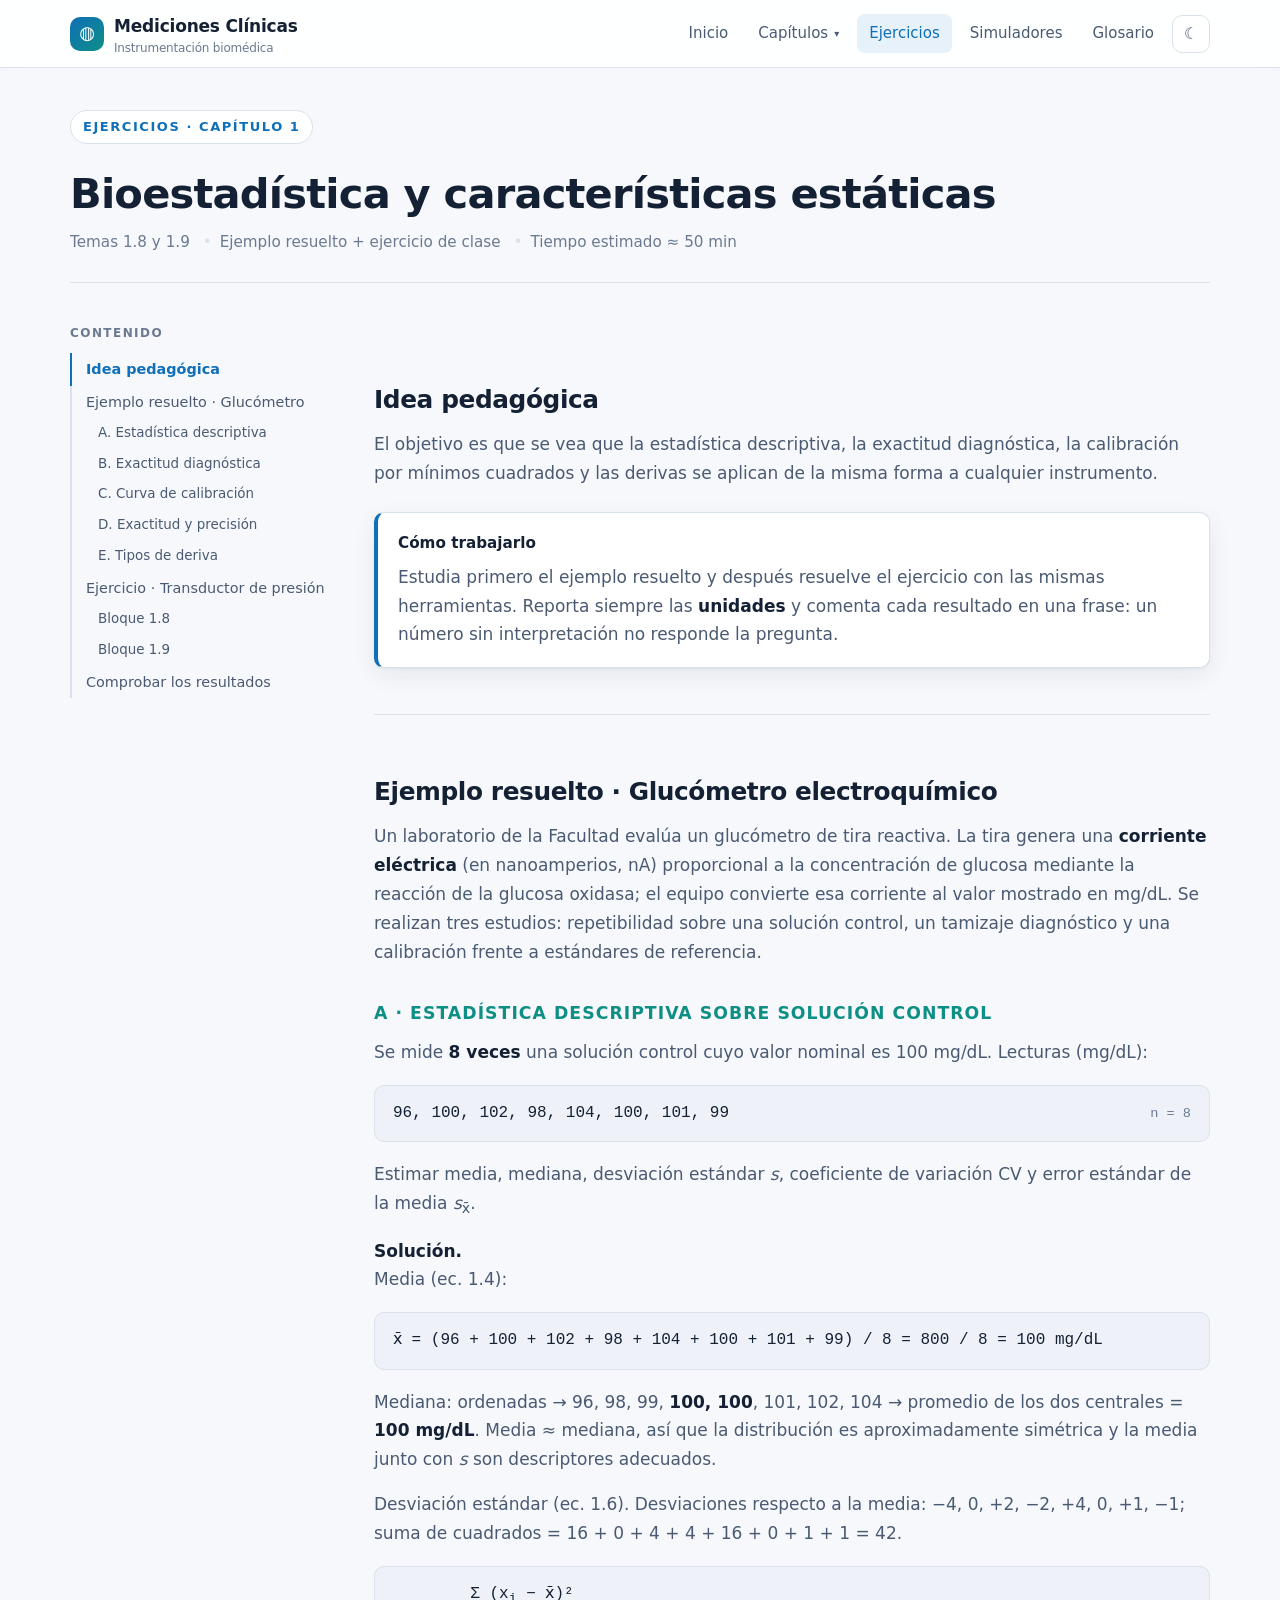
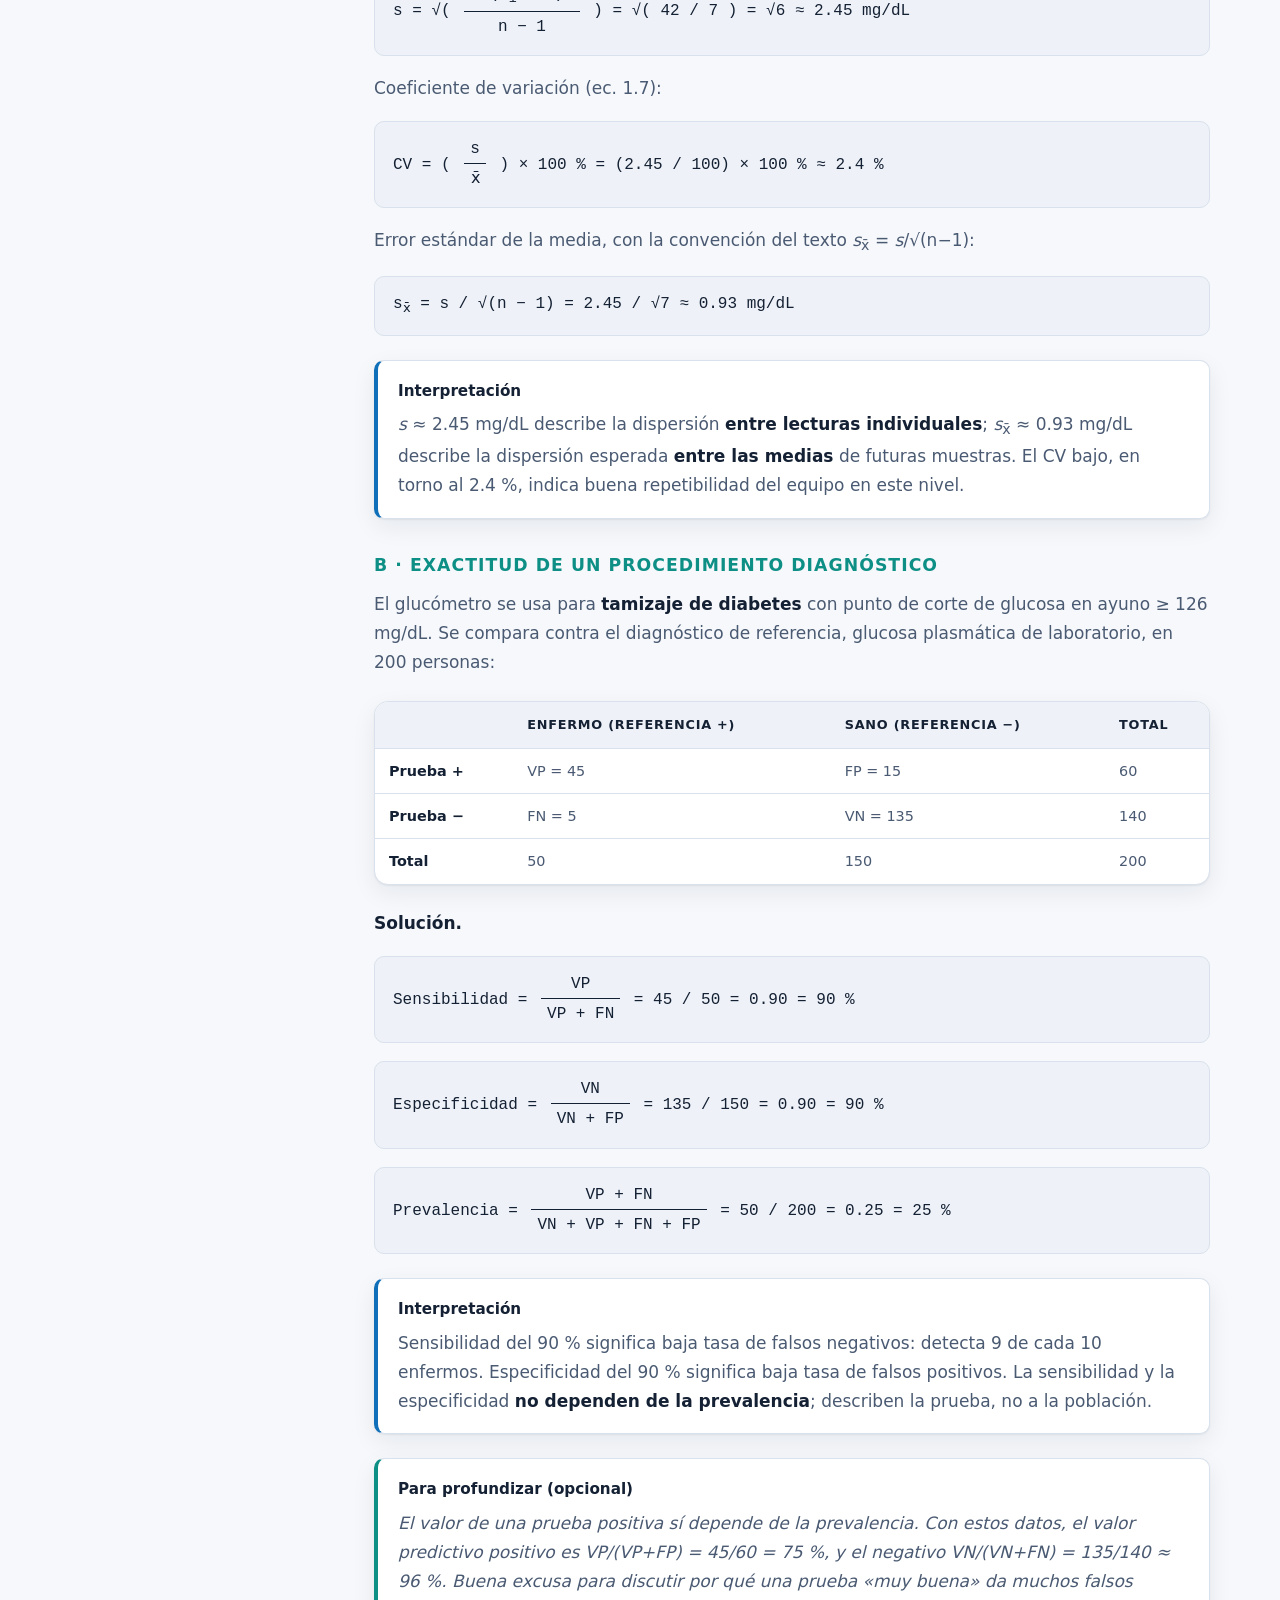
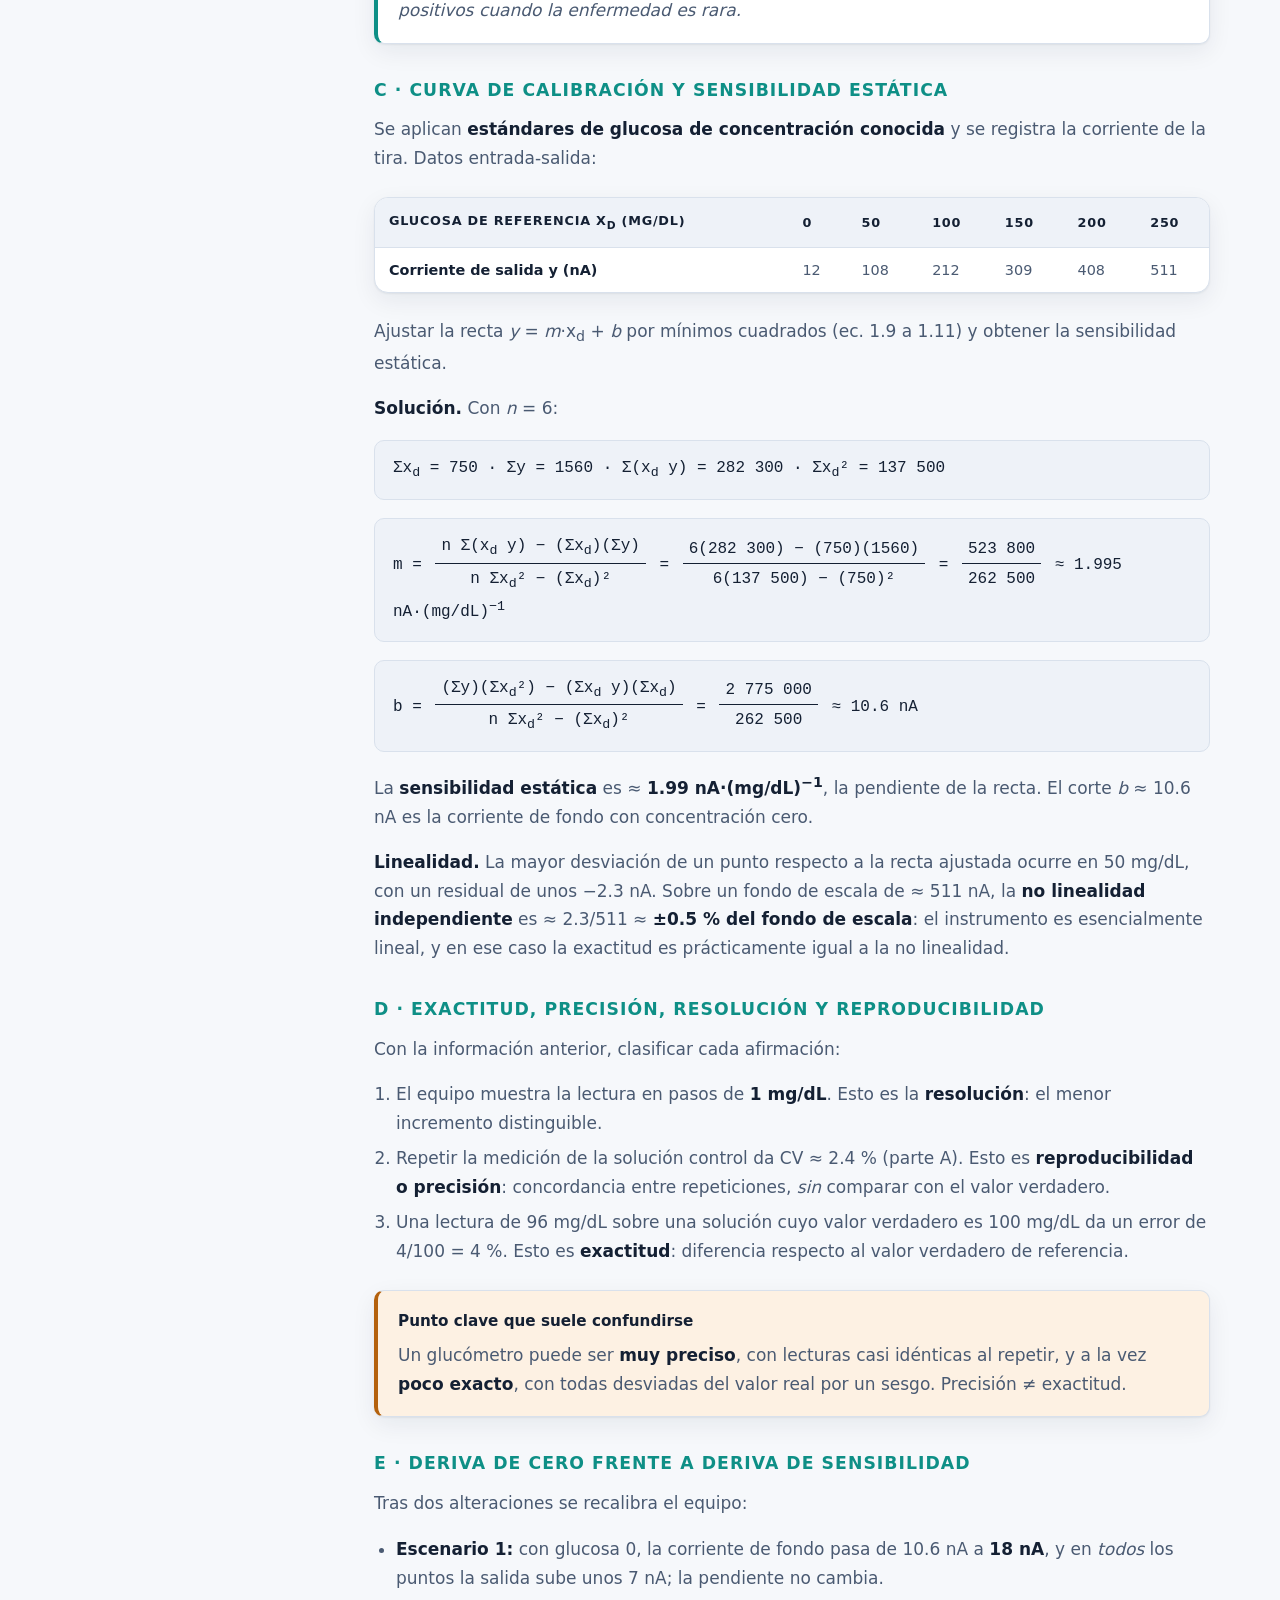
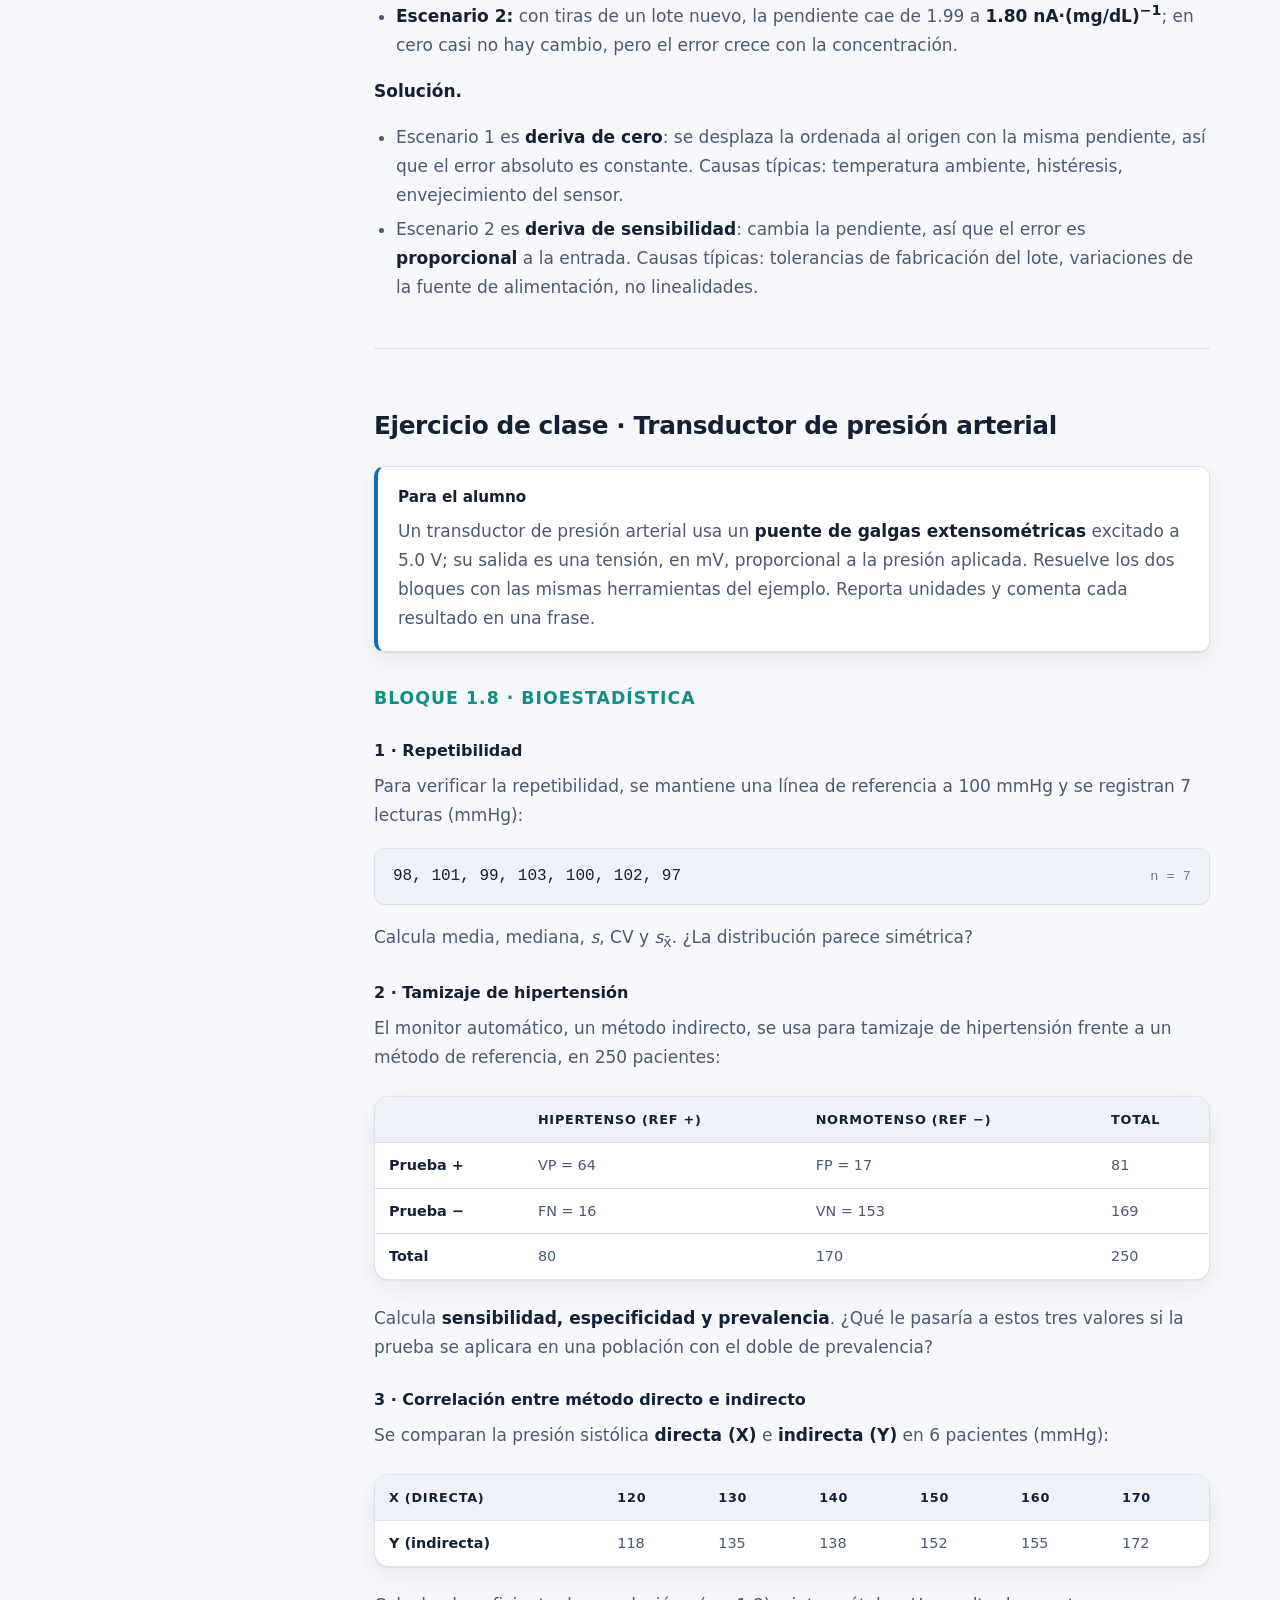
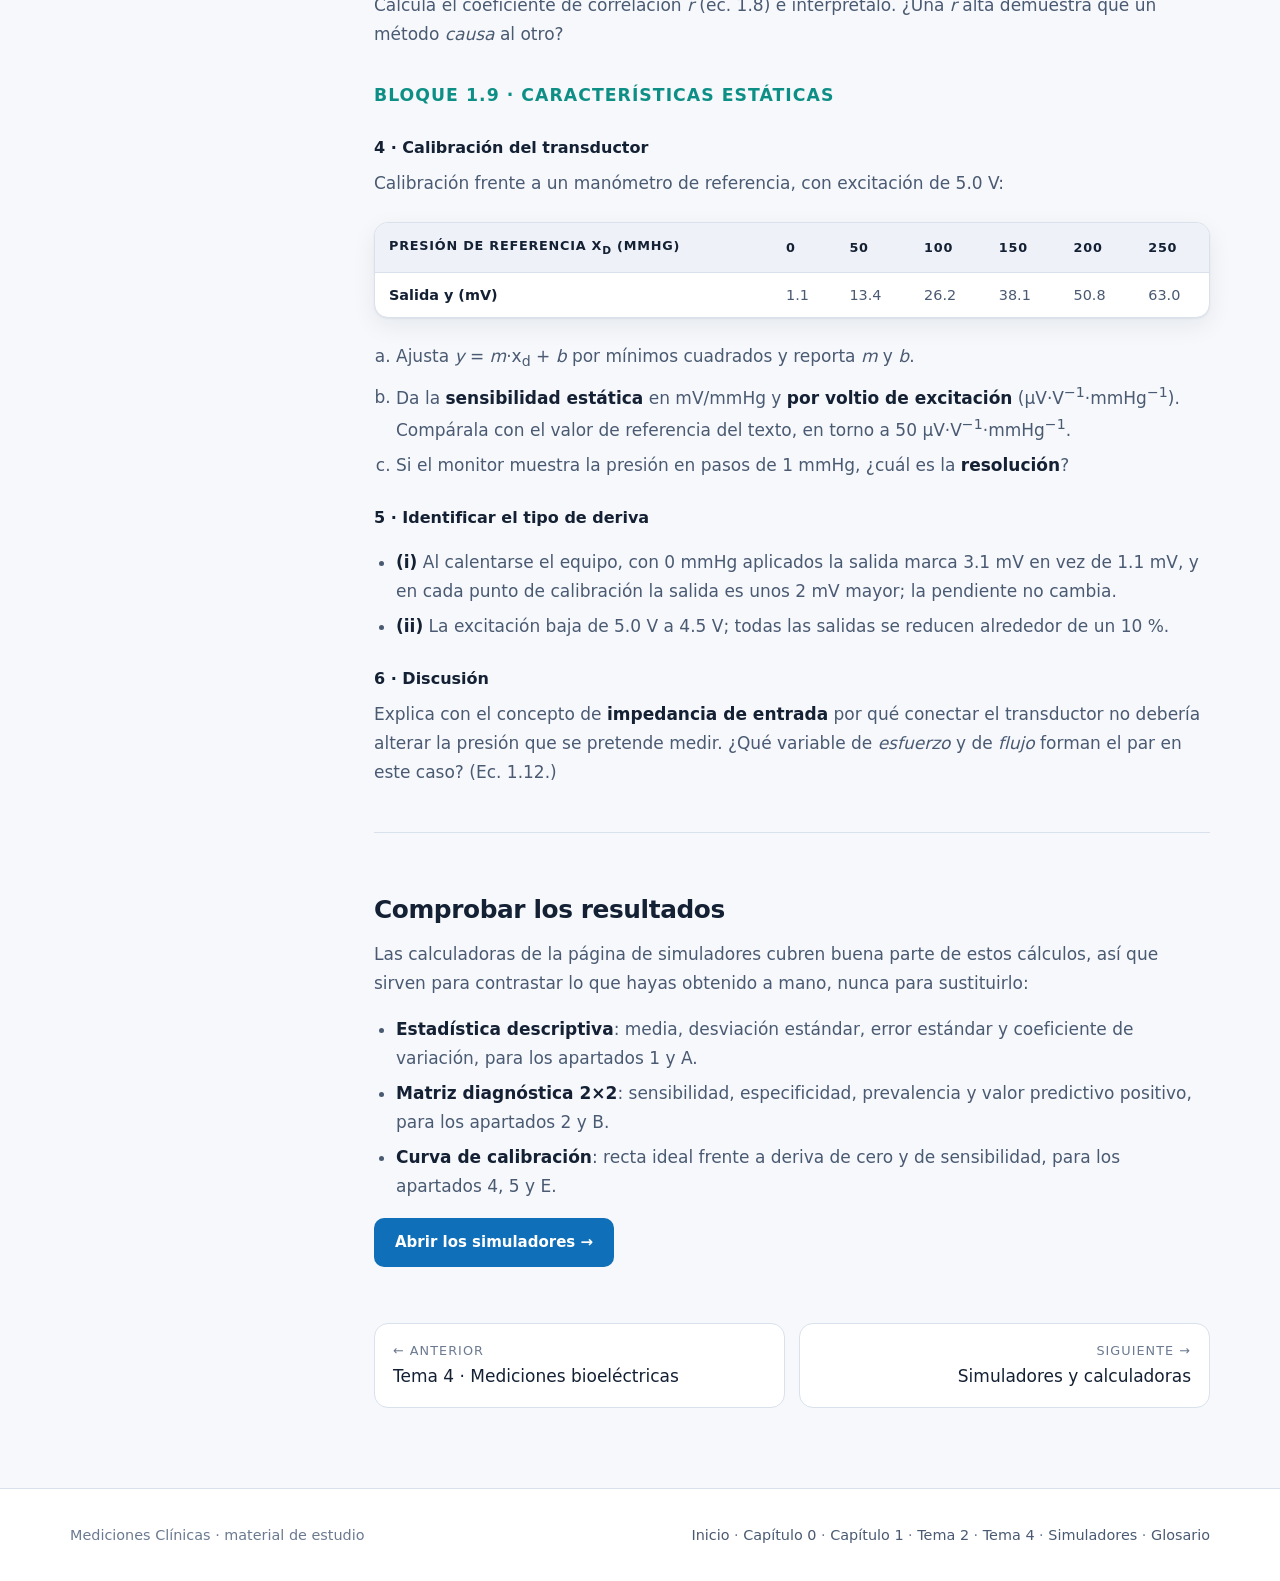
<file: ejercicios.html>
<!DOCTYPE html>
<html lang="es" data-theme="light">
<head>
<meta charset="UTF-8">
<meta name="viewport" content="width=device-width, initial-scale=1">
<title>Ejercicios · Bioestadística y características estáticas</title>
<meta name="description" content="Ejemplo resuelto sobre un glucómetro electroquímico y ejercicio de clase sobre un transductor de presión arterial, para los temas 1.8 Bioestadística y 1.9 Características estáticas generalizadas.">
<link rel="stylesheet" href="assets/css/styles.css">
<link rel="icon" href="data:image/svg+xml,<svg xmlns='http://www.w3.org/2000/svg' viewBox='0 0 100 100'><text y='.9em' font-size='90'>🩺</text></svg>">
</head>
<body>
<div id="progress"></div>

<header class="topbar">
  <div class="topbar-inner">
    <a class="brand" href="index.html">
      <span class="brand-mark">◍</span>
      <span class="brand-text">Mediciones Clínicas<small>Instrumentación biomédica</small></span>
    </a>
    <button class="icon-btn nav-toggle" id="navToggle" aria-expanded="false" aria-label="Abrir menú">☰</button>
    <nav class="nav-links" id="navLinks">
      <a href="index.html">Inicio</a>
      <div class="nav-drop">
        <button type="button" class="nav-drop-btn" aria-expanded="false" aria-haspopup="true">
          Capítulos<span class="caret" aria-hidden="true">▾</span>
        </button>
        <div class="nav-menu">
          <a href="bioinstrumentacion.html">Capítulo 0<small>Bioinstrumentación · 9.1 y 9.2</small></a>
          <a href="capitulo-01.html">Capítulo 1<small>Conceptos básicos de instrumentación médica</small></a>
          <a href="tema2-ph.html">Tema 2<small>Transductores químicos y pH</small></a>
          <a href="tema4-bioelectricas.html">Tema 4<small>Mediciones bioeléctricas</small></a>
        </div>
      </div>
      <a class="active" href="ejercicios.html">Ejercicios</a>
      <a href="simuladores.html">Simuladores</a>
      <a href="glosario.html">Glosario</a>
      <button class="icon-btn" id="themeBtn" aria-label="Cambiar tema">☾</button>
    </nav>
  </div>
</header>

<div class="wrap">
  <div class="doc-head">
    <span class="eyebrow">Ejercicios · Capítulo 1</span>
    <h1>Bioestadística y características estáticas</h1>
    <div class="meta">
      <span>Temas 1.8 y 1.9</span>
      <span>Ejemplo resuelto + ejercicio de clase</span>
      <span>Tiempo estimado ≈ 50 min</span>
    </div>
  </div>
</div>

<div class="wrap">
<div class="doc">

  <aside class="toc">
    <h4>Contenido</h4>
    <ol>
      <li><a href="#idea">Idea pedagógica</a></li>
      <li><a href="#ejemplo">Ejemplo resuelto · Glucómetro</a></li>
      <li class="sub"><a href="#ej-a">A. Estadística descriptiva</a></li>
      <li class="sub"><a href="#ej-b">B. Exactitud diagnóstica</a></li>
      <li class="sub"><a href="#ej-c">C. Curva de calibración</a></li>
      <li class="sub"><a href="#ej-d">D. Exactitud y precisión</a></li>
      <li class="sub"><a href="#ej-e">E. Tipos de deriva</a></li>
      <li><a href="#ejercicio">Ejercicio · Transductor de presión</a></li>
      <li class="sub"><a href="#bloque18">Bloque 1.8</a></li>
      <li class="sub"><a href="#bloque19">Bloque 1.9</a></li>
      <li><a href="#comprobar">Comprobar los resultados</a></li>
    </ol>
  </aside>

  <article>

  <section id="idea">
    <h2>Idea pedagógica</h2>
    <p>
      El objetivo es que se vea que la estadística descriptiva, la exactitud diagnóstica, la calibración
      por mínimos cuadrados y las derivas se aplican de la misma forma a cualquier instrumento.
    </p>
    <div class="callout">
      <div class="callout-title">Cómo trabajarlo</div>
      <p style="margin-bottom:0">
        Estudia primero el ejemplo resuelto y después resuelve el ejercicio con las mismas herramientas.
        Reporta siempre las <strong>unidades</strong> y comenta cada resultado en una frase: un número sin
        interpretación no responde la pregunta.
      </p>
    </div>
  </section>

  <hr class="rule">

  <section id="ejemplo">
    <h2>Ejemplo resuelto · Glucómetro electroquímico</h2>
    <p>
      Un laboratorio de la Facultad evalúa un glucómetro de tira reactiva. La tira genera una
      <strong>corriente eléctrica</strong> (en nanoamperios, nA) proporcional a la concentración de glucosa
      mediante la reacción de la glucosa oxidasa; el equipo convierte esa corriente al valor mostrado en
      mg/dL. Se realizan tres estudios: repetibilidad sobre una solución control, un tamizaje diagnóstico y
      una calibración frente a estándares de referencia.
    </p>

    <h3 id="ej-a">A · Estadística descriptiva sobre solución control</h3>
    <p>
      Se mide <strong>8 veces</strong> una solución control cuyo valor nominal es 100 mg/dL.
      Lecturas (mg/dL):
    </p>
    <div class="eq"><span>96, 100, 102, 98, 104, 100, 101, 99</span><span class="tag">n = 8</span></div>
    <p>
      Estimar media, mediana, desviación estándar <em>s</em>, coeficiente de variación CV y error estándar
      de la media <em>s</em><sub>x̄</sub>.
    </p>

    <p style="margin-bottom:0"><strong>Solución.</strong></p>
    <p>Media (ec. 1.4):</p>
    <div class="eq">
      <span>x̄ = (96 + 100 + 102 + 98 + 104 + 100 + 101 + 99) / 8 = 800 / 8 = 100 mg/dL</span>
    </div>
    <p>
      Mediana: ordenadas → 96, 98, 99, <strong>100, 100</strong>, 101, 102, 104 → promedio de los dos
      centrales = <strong>100 mg/dL</strong>. Media ≈ mediana, así que la distribución es aproximadamente
      simétrica y la media junto con <em>s</em> son descriptores adecuados.
    </p>
    <p>
      Desviación estándar (ec. 1.6). Desviaciones respecto a la media: −4, 0, +2, −2, +4, 0, +1, −1; suma de
      cuadrados = 16 + 0 + 4 + 4 + 16 + 0 + 1 + 1 = 42.
    </p>
    <div class="eq">
      <span>s = √( <span class="frac"><span class="top">Σ (x<sub>i</sub> − x̄)²</span><span class="bot">n − 1</span></span> ) = √( 42 / 7 ) = √6 ≈ 2.45 mg/dL</span>
    </div>
    <p>Coeficiente de variación (ec. 1.7):</p>
    <div class="eq">
      <span>CV = ( <span class="frac"><span class="top">s</span><span class="bot">x̄</span></span> ) × 100 % = (2.45 / 100) × 100 % ≈ 2.4 %</span>
    </div>
    <p>Error estándar de la media, con la convención del texto <em>s</em><sub>x̄</sub> = <em>s</em>/√(n−1):</p>
    <div class="eq">
      <span>s<sub>x̄</sub> = s / √(n − 1) = 2.45 / √7 ≈ 0.93 mg/dL</span>
    </div>
    <div class="callout">
      <div class="callout-title">Interpretación</div>
      <p style="margin-bottom:0">
        <em>s</em> ≈ 2.45 mg/dL describe la dispersión <strong>entre lecturas individuales</strong>;
        <em>s</em><sub>x̄</sub> ≈ 0.93 mg/dL describe la dispersión esperada <strong>entre las medias</strong>
        de futuras muestras. El CV bajo, en torno al 2.4 %, indica buena repetibilidad del equipo en este nivel.
      </p>
    </div>

    <h3 id="ej-b">B · Exactitud de un procedimiento diagnóstico</h3>
    <p>
      El glucómetro se usa para <strong>tamizaje de diabetes</strong> con punto de corte de glucosa en ayuno
      ≥ 126 mg/dL. Se compara contra el diagnóstico de referencia, glucosa plasmática de laboratorio, en
      200 personas:
    </p>
    <div class="table-wrap">
      <table>
        <thead>
          <tr><th></th><th>Enfermo (referencia +)</th><th>Sano (referencia −)</th><th>Total</th></tr>
        </thead>
        <tbody>
          <tr><td class="param">Prueba +</td><td>VP = 45</td><td>FP = 15</td><td>60</td></tr>
          <tr><td class="param">Prueba −</td><td>FN = 5</td><td>VN = 135</td><td>140</td></tr>
          <tr><td class="param">Total</td><td>50</td><td>150</td><td>200</td></tr>
        </tbody>
      </table>
    </div>

    <p style="margin-bottom:0"><strong>Solución.</strong></p>
    <div class="eq">
      <span>Sensibilidad = <span class="frac"><span class="top">VP</span><span class="bot">VP + FN</span></span> = 45 / 50 = 0.90 = 90 %</span>
    </div>
    <div class="eq">
      <span>Especificidad = <span class="frac"><span class="top">VN</span><span class="bot">VN + FP</span></span> = 135 / 150 = 0.90 = 90 %</span>
    </div>
    <div class="eq">
      <span>Prevalencia = <span class="frac"><span class="top">VP + FN</span><span class="bot">VN + VP + FN + FP</span></span> = 50 / 200 = 0.25 = 25 %</span>
    </div>
    <div class="callout">
      <div class="callout-title">Interpretación</div>
      <p style="margin-bottom:0">
        Sensibilidad del 90 % significa baja tasa de falsos negativos: detecta 9 de cada 10 enfermos.
        Especificidad del 90 % significa baja tasa de falsos positivos. La sensibilidad y la especificidad
        <strong>no dependen de la prevalencia</strong>; describen la prueba, no a la población.
      </p>
    </div>
    <div class="callout quote">
      <div class="callout-title" style="font-style:normal">Para profundizar (opcional)</div>
      <p style="margin-bottom:0">
        El valor de una prueba positiva sí depende de la prevalencia. Con estos datos, el valor predictivo
        positivo es VP/(VP+FP) = 45/60 = 75 %, y el negativo VN/(VN+FN) = 135/140 ≈ 96 %. Buena excusa para
        discutir por qué una prueba «muy buena» da muchos falsos positivos cuando la enfermedad es rara.
      </p>
    </div>

    <h3 id="ej-c">C · Curva de calibración y sensibilidad estática</h3>
    <p>
      Se aplican <strong>estándares de glucosa de concentración conocida</strong> y se registra la corriente
      de la tira. Datos entrada-salida:
    </p>
    <div class="table-wrap">
      <table>
        <thead>
          <tr><th>Glucosa de referencia x<sub>d</sub> (mg/dL)</th><th>0</th><th>50</th><th>100</th><th>150</th><th>200</th><th>250</th></tr>
        </thead>
        <tbody>
          <tr><td class="param">Corriente de salida y (nA)</td><td>12</td><td>108</td><td>212</td><td>309</td><td>408</td><td>511</td></tr>
        </tbody>
      </table>
    </div>
    <p>
      Ajustar la recta <em>y</em> = <em>m</em>·x<sub>d</sub> + <em>b</em> por mínimos cuadrados
      (ec. 1.9 a 1.11) y obtener la sensibilidad estática.
    </p>

    <p style="margin-bottom:0"><strong>Solución.</strong> Con <em>n</em> = 6:</p>
    <div class="eq"><span>Σx<sub>d</sub> = 750 · Σy = 1560 · Σ(x<sub>d</sub> y) = 282 300 · Σx<sub>d</sub>² = 137 500</span></div>
    <div class="eq">
      <span>m =
        <span class="frac">
          <span class="top">n Σ(x<sub>d</sub> y) − (Σx<sub>d</sub>)(Σy)</span>
          <span class="bot">n Σx<sub>d</sub>² − (Σx<sub>d</sub>)²</span>
        </span>
        = <span class="frac"><span class="top">6(282 300) − (750)(1560)</span><span class="bot">6(137 500) − (750)²</span></span>
        = <span class="frac"><span class="top">523 800</span><span class="bot">262 500</span></span>
        ≈ 1.995 nA·(mg/dL)<sup>−1</sup></span>
    </div>
    <div class="eq">
      <span>b =
        <span class="frac">
          <span class="top">(Σy)(Σx<sub>d</sub>²) − (Σx<sub>d</sub> y)(Σx<sub>d</sub>)</span>
          <span class="bot">n Σx<sub>d</sub>² − (Σx<sub>d</sub>)²</span>
        </span>
        = <span class="frac"><span class="top">2 775 000</span><span class="bot">262 500</span></span>
        ≈ 10.6 nA</span>
    </div>
    <p>
      La <strong>sensibilidad estática</strong> es ≈ <strong>1.99 nA·(mg/dL)<sup>−1</sup></strong>, la
      pendiente de la recta. El corte <em>b</em> ≈ 10.6 nA es la corriente de fondo con concentración cero.
    </p>
    <p>
      <strong>Linealidad.</strong> La mayor desviación de un punto respecto a la recta ajustada ocurre en
      50 mg/dL, con un residual de unos −2.3 nA. Sobre un fondo de escala de ≈ 511 nA, la
      <strong>no linealidad independiente</strong> es ≈ 2.3/511 ≈ <strong>±0.5 % del fondo de escala</strong>:
      el instrumento es esencialmente lineal, y en ese caso la exactitud es prácticamente igual a la no
      linealidad.
    </p>

    <h3 id="ej-d">D · Exactitud, precisión, resolución y reproducibilidad</h3>
    <p>Con la información anterior, clasificar cada afirmación:</p>
    <ol>
      <li>
        El equipo muestra la lectura en pasos de <strong>1 mg/dL</strong>. Esto es la
        <span class="dfn">resolución</span>: el menor incremento distinguible.
      </li>
      <li>
        Repetir la medición de la solución control da CV ≈ 2.4 % (parte A). Esto es
        <span class="dfn">reproducibilidad o precisión</span>: concordancia entre repeticiones,
        <em>sin</em> comparar con el valor verdadero.
      </li>
      <li>
        Una lectura de 96 mg/dL sobre una solución cuyo valor verdadero es 100 mg/dL da un error de
        4/100 = 4 %. Esto es <span class="dfn">exactitud</span>: diferencia respecto al valor verdadero de
        referencia.
      </li>
    </ol>
    <div class="callout warn">
      <div class="callout-title">Punto clave que suele confundirse</div>
      <p style="margin-bottom:0">
        Un glucómetro puede ser <strong>muy preciso</strong>, con lecturas casi idénticas al repetir, y a la
        vez <strong>poco exacto</strong>, con todas desviadas del valor real por un sesgo.
        Precisión ≠ exactitud.
      </p>
    </div>

    <h3 id="ej-e">E · Deriva de cero frente a deriva de sensibilidad</h3>
    <p>Tras dos alteraciones se recalibra el equipo:</p>
    <ul>
      <li>
        <strong>Escenario 1:</strong> con glucosa 0, la corriente de fondo pasa de 10.6 nA a
        <strong>18 nA</strong>, y en <em>todos</em> los puntos la salida sube unos 7 nA; la pendiente no cambia.
      </li>
      <li>
        <strong>Escenario 2:</strong> con tiras de un lote nuevo, la pendiente cae de 1.99 a
        <strong>1.80 nA·(mg/dL)<sup>−1</sup></strong>; en cero casi no hay cambio, pero el error crece con la
        concentración.
      </li>
    </ul>

    <p style="margin-bottom:0"><strong>Solución.</strong></p>
    <ul>
      <li>
        Escenario 1 es <span class="dfn">deriva de cero</span>: se desplaza la ordenada al origen con la
        misma pendiente, así que el error absoluto es constante. Causas típicas: temperatura ambiente,
        histéresis, envejecimiento del sensor.
      </li>
      <li>
        Escenario 2 es <span class="dfn">deriva de sensibilidad</span>: cambia la pendiente, así que el error
        es <strong>proporcional</strong> a la entrada. Causas típicas: tolerancias de fabricación del lote,
        variaciones de la fuente de alimentación, no linealidades.
      </li>
    </ul>
  </section>

  <hr class="rule">

  <section id="ejercicio">
    <h2>Ejercicio de clase · Transductor de presión arterial</h2>
    <div class="callout">
      <div class="callout-title">Para el alumno</div>
      <p style="margin-bottom:0">
        Un transductor de presión arterial usa un <strong>puente de galgas extensométricas</strong> excitado a
        5.0 V; su salida es una tensión, en mV, proporcional a la presión aplicada. Resuelve los dos bloques
        con las mismas herramientas del ejemplo. Reporta unidades y comenta cada resultado en una frase.
      </p>
    </div>

    <h3 id="bloque18">Bloque 1.8 · Bioestadística</h3>

    <h4>1 · Repetibilidad</h4>
    <p>
      Para verificar la repetibilidad, se mantiene una línea de referencia a 100 mmHg y se registran
      7 lecturas (mmHg):
    </p>
    <div class="eq"><span>98, 101, 99, 103, 100, 102, 97</span><span class="tag">n = 7</span></div>
    <p>
      Calcula media, mediana, <em>s</em>, CV y <em>s</em><sub>x̄</sub>. ¿La distribución parece simétrica?
    </p>

    <h4>2 · Tamizaje de hipertensión</h4>
    <p>
      El monitor automático, un método indirecto, se usa para tamizaje de hipertensión frente a un método de
      referencia, en 250 pacientes:
    </p>
    <div class="table-wrap">
      <table>
        <thead>
          <tr><th></th><th>Hipertenso (ref +)</th><th>Normotenso (ref −)</th><th>Total</th></tr>
        </thead>
        <tbody>
          <tr><td class="param">Prueba +</td><td>VP = 64</td><td>FP = 17</td><td>81</td></tr>
          <tr><td class="param">Prueba −</td><td>FN = 16</td><td>VN = 153</td><td>169</td></tr>
          <tr><td class="param">Total</td><td>80</td><td>170</td><td>250</td></tr>
        </tbody>
      </table>
    </div>
    <p>
      Calcula <strong>sensibilidad, especificidad y prevalencia</strong>. ¿Qué le pasaría a estos tres valores
      si la prueba se aplicara en una población con el doble de prevalencia?
    </p>

    <h4>3 · Correlación entre método directo e indirecto</h4>
    <p>
      Se comparan la presión sistólica <strong>directa (X)</strong> e <strong>indirecta (Y)</strong> en
      6 pacientes (mmHg):
    </p>
    <div class="table-wrap">
      <table>
        <thead>
          <tr><th>X (directa)</th><th>120</th><th>130</th><th>140</th><th>150</th><th>160</th><th>170</th></tr>
        </thead>
        <tbody>
          <tr><td class="param">Y (indirecta)</td><td>118</td><td>135</td><td>138</td><td>152</td><td>155</td><td>172</td></tr>
        </tbody>
      </table>
    </div>
    <p>
      Calcula el coeficiente de correlación <em>r</em> (ec. 1.8) e interprétalo. ¿Una <em>r</em> alta demuestra
      que un método <em>causa</em> al otro?
    </p>

    <h3 id="bloque19">Bloque 1.9 · Características estáticas</h3>

    <h4>4 · Calibración del transductor</h4>
    <p>Calibración frente a un manómetro de referencia, con excitación de 5.0 V:</p>
    <div class="table-wrap">
      <table>
        <thead>
          <tr><th>Presión de referencia x<sub>d</sub> (mmHg)</th><th>0</th><th>50</th><th>100</th><th>150</th><th>200</th><th>250</th></tr>
        </thead>
        <tbody>
          <tr><td class="param">Salida y (mV)</td><td>1.1</td><td>13.4</td><td>26.2</td><td>38.1</td><td>50.8</td><td>63.0</td></tr>
        </tbody>
      </table>
    </div>
    <ol type="a">
      <li>Ajusta <em>y</em> = <em>m</em>·x<sub>d</sub> + <em>b</em> por mínimos cuadrados y reporta <em>m</em> y <em>b</em>.</li>
      <li>
        Da la <strong>sensibilidad estática</strong> en mV/mmHg y <strong>por voltio de excitación</strong>
        (μV·V<sup>−1</sup>·mmHg<sup>−1</sup>). Compárala con el valor de referencia del texto, en torno a
        50 μV·V<sup>−1</sup>·mmHg<sup>−1</sup>.
      </li>
      <li>Si el monitor muestra la presión en pasos de 1 mmHg, ¿cuál es la <strong>resolución</strong>?</li>
    </ol>

    <h4>5 · Identificar el tipo de deriva</h4>
    <ul>
      <li>
        <strong>(i)</strong> Al calentarse el equipo, con 0 mmHg aplicados la salida marca 3.1 mV en vez de
        1.1 mV, y en cada punto de calibración la salida es unos 2 mV mayor; la pendiente no cambia.
      </li>
      <li>
        <strong>(ii)</strong> La excitación baja de 5.0 V a 4.5 V; todas las salidas se reducen alrededor
        de un 10 %.
      </li>
    </ul>

    <h4>6 · Discusión</h4>
    <p>
      Explica con el concepto de <strong>impedancia de entrada</strong> por qué conectar el transductor no
      debería alterar la presión que se pretende medir. ¿Qué variable de <em>esfuerzo</em> y de <em>flujo</em>
      forman el par en este caso? (Ec. 1.12.)
    </p>
  </section>

  <hr class="rule">

  <section id="comprobar">
    <h2>Comprobar los resultados</h2>
    <p>
      Las calculadoras de la página de simuladores cubren buena parte de estos cálculos, así que sirven para
      contrastar lo que hayas obtenido a mano, nunca para sustituirlo:
    </p>
    <ul>
      <li>
        <strong>Estadística descriptiva</strong>: media, desviación estándar, error estándar y coeficiente de
        variación, para los apartados 1 y A.
      </li>
      <li>
        <strong>Matriz diagnóstica 2×2</strong>: sensibilidad, especificidad, prevalencia y valor predictivo
        positivo, para los apartados 2 y B.
      </li>
      <li>
        <strong>Curva de calibración</strong>: recta ideal frente a deriva de cero y de sensibilidad, para los
        apartados 4, 5 y E.
      </li>
    </ul>
    <p>
      <a class="btn btn-primary" href="simuladores.html">Abrir los simuladores →</a>
    </p>
  </section>

  <div class="pager">
    <a href="tema4-bioelectricas.html"><small>← Anterior</small> Tema 4 · Mediciones bioeléctricas</a>
    <a href="simuladores.html" style="text-align:right"><small>Siguiente →</small> Simuladores y calculadoras</a>
  </div>

  </article>
</div>
</div>

<footer class="site">
  <div class="wrap">
    <span>Mediciones Clínicas · material de estudio</span>
    <span><a href="index.html">Inicio</a> · <a href="bioinstrumentacion.html">Capítulo 0</a> · <a href="capitulo-01.html">Capítulo 1</a> · <a href="tema2-ph.html">Tema 2</a> · <a href="tema4-bioelectricas.html">Tema 4</a> · <a href="simuladores.html">Simuladores</a> · <a href="glosario.html">Glosario</a></span>
  </div>
</footer>

<button class="icon-btn" id="toTop" aria-label="Volver arriba">↑</button>
<script src="assets/js/main.js"></script>
</body>
</html>
</file>
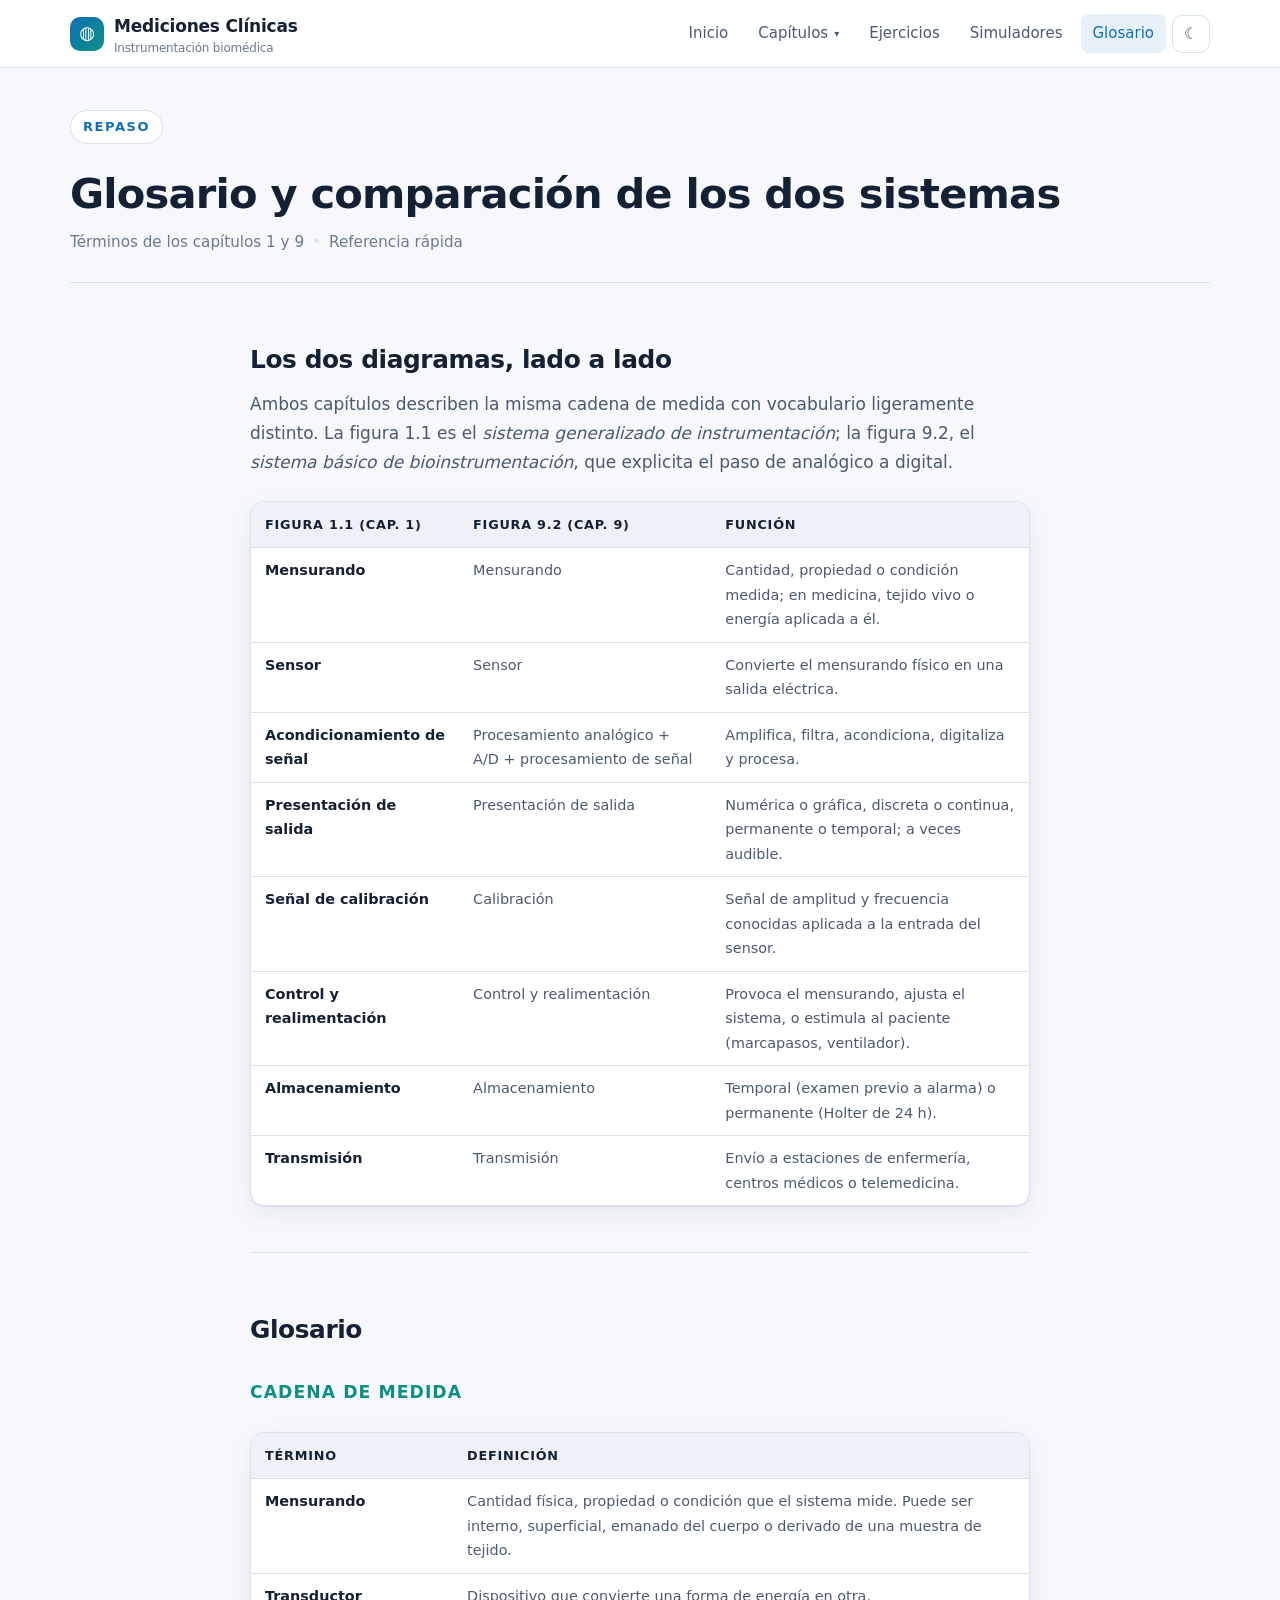
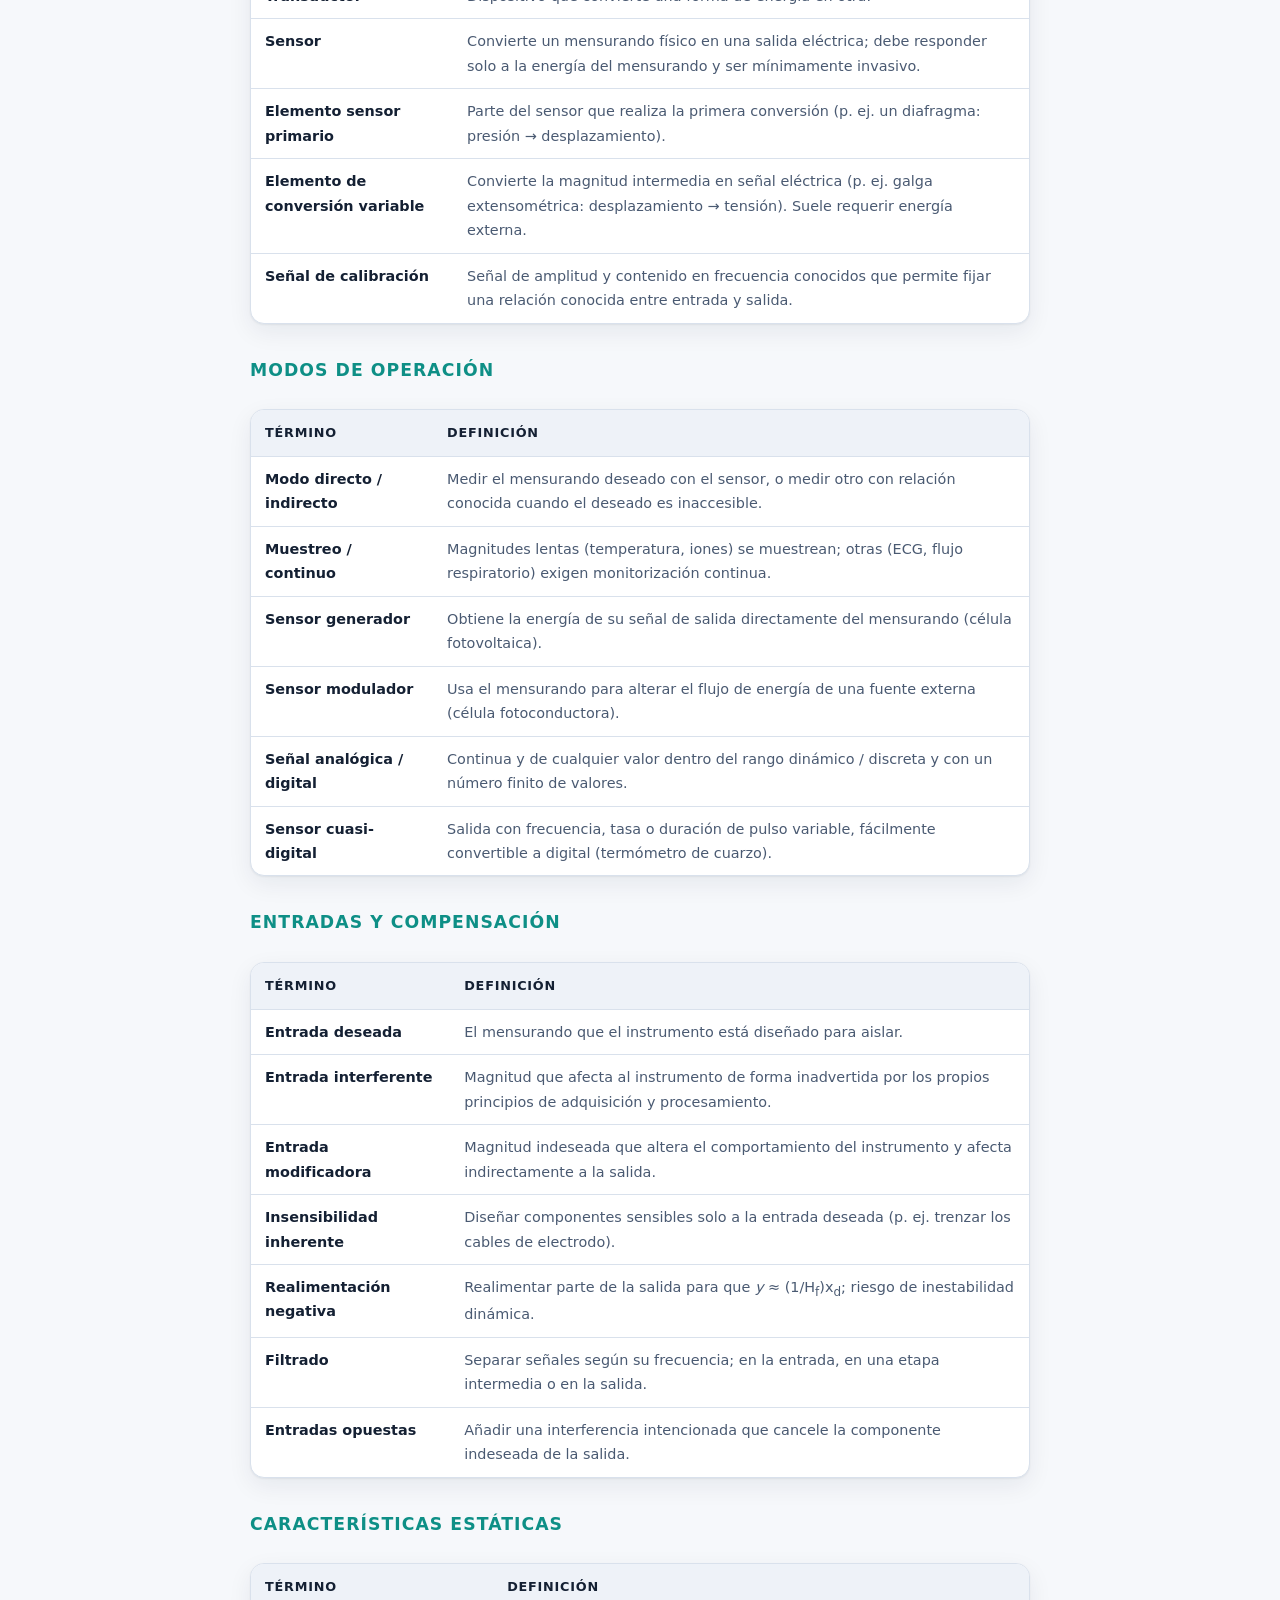
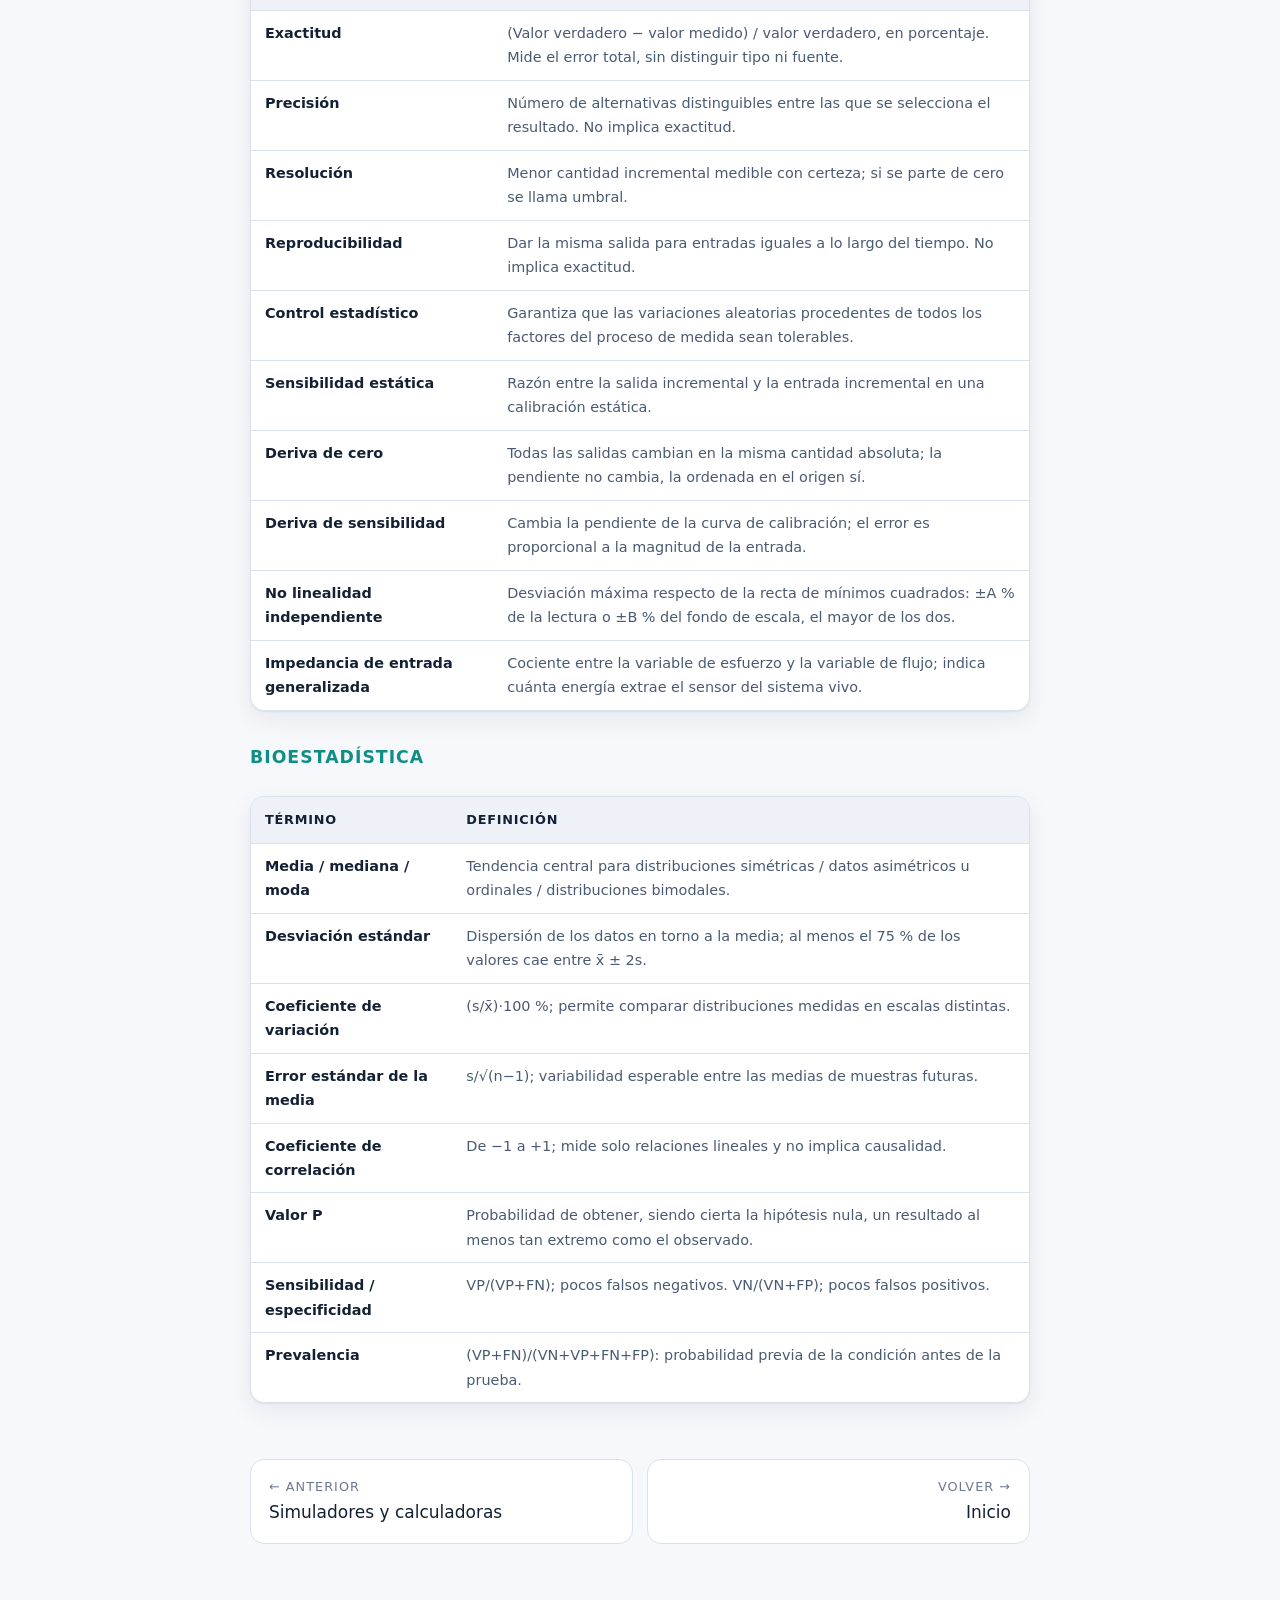
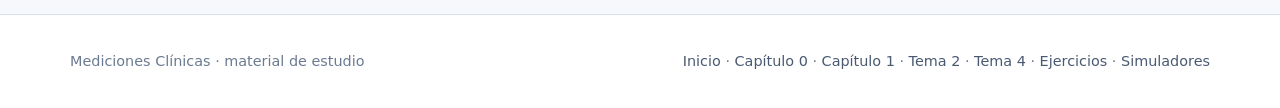
<file: glosario.html>
<!DOCTYPE html>
<html lang="es" data-theme="light">
<head>
<meta charset="UTF-8">
<meta name="viewport" content="width=device-width, initial-scale=1">
<title>Glosario y comparación de los dos sistemas</title>
<meta name="description" content="Glosario de términos de instrumentación médica y comparación entre el sistema generalizado (figura 1.1) y el sistema básico de bioinstrumentación (figura 9.2).">
<link rel="stylesheet" href="assets/css/styles.css">
<link rel="icon" href="data:image/svg+xml,<svg xmlns='http://www.w3.org/2000/svg' viewBox='0 0 100 100'><text y='.9em' font-size='90'>🩺</text></svg>">
</head>
<body>
<div id="progress"></div>

<header class="topbar">
  <div class="topbar-inner">
    <a class="brand" href="index.html">
      <span class="brand-mark">◍</span>
      <span class="brand-text">Mediciones Clínicas<small>Instrumentación biomédica</small></span>
    </a>
    <button class="icon-btn nav-toggle" id="navToggle" aria-expanded="false" aria-label="Abrir menú">☰</button>
    <nav class="nav-links" id="navLinks">
      <a href="index.html">Inicio</a>
      <div class="nav-drop">
        <button type="button" class="nav-drop-btn" aria-expanded="false" aria-haspopup="true">
          Capítulos<span class="caret" aria-hidden="true">▾</span>
        </button>
        <div class="nav-menu">
          <a href="bioinstrumentacion.html">Capítulo 0<small>Bioinstrumentación · 9.1 y 9.2</small></a>
          <a href="capitulo-01.html">Capítulo 1<small>Conceptos básicos de instrumentación médica</small></a>
          <a href="tema2-ph.html">Tema 2<small>Transductores químicos y pH</small></a>
          <a href="tema4-bioelectricas.html">Tema 4<small>Mediciones bioeléctricas</small></a>
        </div>
      </div>
      <a href="ejercicios.html">Ejercicios</a>
      <a href="simuladores.html">Simuladores</a>
      <a class="active" href="glosario.html">Glosario</a>
      <button class="icon-btn" id="themeBtn" aria-label="Cambiar tema">☾</button>
    </nav>
  </div>
</header>

<div class="wrap">
  <div class="doc-head">
    <span class="eyebrow">Repaso</span>
    <h1>Glosario y comparación de los dos sistemas</h1>
    <div class="meta"><span>Términos de los capítulos 1 y 9</span><span>Referencia rápida</span></div>
  </div>
</div>

<div class="wrap narrow" style="padding-bottom:70px">
  <article>

  <section>
    <h2>Los dos diagramas, lado a lado</h2>
    <p>
      Ambos capítulos describen la misma cadena de medida con vocabulario ligeramente distinto. La figura 1.1
      es el <em>sistema generalizado de instrumentación</em>; la figura 9.2, el <em>sistema básico de
      bioinstrumentación</em>, que explicita el paso de analógico a digital.
    </p>
    <div class="table-wrap">
      <table>
        <thead><tr><th>Figura 1.1 (cap. 1)</th><th>Figura 9.2 (cap. 9)</th><th>Función</th></tr></thead>
        <tbody>
          <tr><td class="param">Mensurando</td><td>Mensurando</td><td>Cantidad, propiedad o condición medida; en medicina, tejido vivo o energía aplicada a él.</td></tr>
          <tr><td class="param">Sensor</td><td>Sensor</td><td>Convierte el mensurando físico en una salida eléctrica.</td></tr>
          <tr><td class="param">Acondicionamiento de señal</td><td>Procesamiento analógico + A/D + procesamiento de señal</td><td>Amplifica, filtra, acondiciona, digitaliza y procesa.</td></tr>
          <tr><td class="param">Presentación de salida</td><td>Presentación de salida</td><td>Numérica o gráfica, discreta o continua, permanente o temporal; a veces audible.</td></tr>
          <tr><td class="param">Señal de calibración</td><td>Calibración</td><td>Señal de amplitud y frecuencia conocidas aplicada a la entrada del sensor.</td></tr>
          <tr><td class="param">Control y realimentación</td><td>Control y realimentación</td><td>Provoca el mensurando, ajusta el sistema, o estimula al paciente (marcapasos, ventilador).</td></tr>
          <tr><td class="param">Almacenamiento</td><td>Almacenamiento</td><td>Temporal (examen previo a alarma) o permanente (Holter de 24 h).</td></tr>
          <tr><td class="param">Transmisión</td><td>Transmisión</td><td>Envío a estaciones de enfermería, centros médicos o telemedicina.</td></tr>
        </tbody>
      </table>
    </div>
  </section>

  <hr class="rule">

  <section>
    <h2>Glosario</h2>

    <h3>Cadena de medida</h3>
    <div class="table-wrap">
      <table>
        <thead><tr><th>Término</th><th>Definición</th></tr></thead>
        <tbody>
          <tr><td class="param">Mensurando</td><td>Cantidad física, propiedad o condición que el sistema mide. Puede ser interno, superficial, emanado del cuerpo o derivado de una muestra de tejido.</td></tr>
          <tr><td class="param">Transductor</td><td>Dispositivo que convierte una forma de energía en otra.</td></tr>
          <tr><td class="param">Sensor</td><td>Convierte un mensurando físico en una salida eléctrica; debe responder solo a la energía del mensurando y ser mínimamente invasivo.</td></tr>
          <tr><td class="param">Elemento sensor primario</td><td>Parte del sensor que realiza la primera conversión (p. ej. un diafragma: presión → desplazamiento).</td></tr>
          <tr><td class="param">Elemento de conversión variable</td><td>Convierte la magnitud intermedia en señal eléctrica (p. ej. galga extensométrica: desplazamiento → tensión). Suele requerir energía externa.</td></tr>
          <tr><td class="param">Señal de calibración</td><td>Señal de amplitud y contenido en frecuencia conocidos que permite fijar una relación conocida entre entrada y salida.</td></tr>
        </tbody>
      </table>
    </div>

    <h3>Modos de operación</h3>
    <div class="table-wrap">
      <table>
        <thead><tr><th>Término</th><th>Definición</th></tr></thead>
        <tbody>
          <tr><td class="param">Modo directo / indirecto</td><td>Medir el mensurando deseado con el sensor, o medir otro con relación conocida cuando el deseado es inaccesible.</td></tr>
          <tr><td class="param">Muestreo / continuo</td><td>Magnitudes lentas (temperatura, iones) se muestrean; otras (ECG, flujo respiratorio) exigen monitorización continua.</td></tr>
          <tr><td class="param">Sensor generador</td><td>Obtiene la energía de su señal de salida directamente del mensurando (célula fotovoltaica).</td></tr>
          <tr><td class="param">Sensor modulador</td><td>Usa el mensurando para alterar el flujo de energía de una fuente externa (célula fotoconductora).</td></tr>
          <tr><td class="param">Señal analógica / digital</td><td>Continua y de cualquier valor dentro del rango dinámico / discreta y con un número finito de valores.</td></tr>
          <tr><td class="param">Sensor cuasi-digital</td><td>Salida con frecuencia, tasa o duración de pulso variable, fácilmente convertible a digital (termómetro de cuarzo).</td></tr>
        </tbody>
      </table>
    </div>

    <h3>Entradas y compensación</h3>
    <div class="table-wrap">
      <table>
        <thead><tr><th>Término</th><th>Definición</th></tr></thead>
        <tbody>
          <tr><td class="param">Entrada deseada</td><td>El mensurando que el instrumento está diseñado para aislar.</td></tr>
          <tr><td class="param">Entrada interferente</td><td>Magnitud que afecta al instrumento de forma inadvertida por los propios principios de adquisición y procesamiento.</td></tr>
          <tr><td class="param">Entrada modificadora</td><td>Magnitud indeseada que altera el comportamiento del instrumento y afecta indirectamente a la salida.</td></tr>
          <tr><td class="param">Insensibilidad inherente</td><td>Diseñar componentes sensibles solo a la entrada deseada (p. ej. trenzar los cables de electrodo).</td></tr>
          <tr><td class="param">Realimentación negativa</td><td>Realimentar parte de la salida para que <em>y</em> ≈ (1/H<sub>f</sub>)x<sub>d</sub>; riesgo de inestabilidad dinámica.</td></tr>
          <tr><td class="param">Filtrado</td><td>Separar señales según su frecuencia; en la entrada, en una etapa intermedia o en la salida.</td></tr>
          <tr><td class="param">Entradas opuestas</td><td>Añadir una interferencia intencionada que cancele la componente indeseada de la salida.</td></tr>
        </tbody>
      </table>
    </div>

    <h3>Características estáticas</h3>
    <div class="table-wrap">
      <table>
        <thead><tr><th>Término</th><th>Definición</th></tr></thead>
        <tbody>
          <tr><td class="param">Exactitud</td><td>(Valor verdadero − valor medido) / valor verdadero, en porcentaje. Mide el error total, sin distinguir tipo ni fuente.</td></tr>
          <tr><td class="param">Precisión</td><td>Número de alternativas distinguibles entre las que se selecciona el resultado. No implica exactitud.</td></tr>
          <tr><td class="param">Resolución</td><td>Menor cantidad incremental medible con certeza; si se parte de cero se llama umbral.</td></tr>
          <tr><td class="param">Reproducibilidad</td><td>Dar la misma salida para entradas iguales a lo largo del tiempo. No implica exactitud.</td></tr>
          <tr><td class="param">Control estadístico</td><td>Garantiza que las variaciones aleatorias procedentes de todos los factores del proceso de medida sean tolerables.</td></tr>
          <tr><td class="param">Sensibilidad estática</td><td>Razón entre la salida incremental y la entrada incremental en una calibración estática.</td></tr>
          <tr><td class="param">Deriva de cero</td><td>Todas las salidas cambian en la misma cantidad absoluta; la pendiente no cambia, la ordenada en el origen sí.</td></tr>
          <tr><td class="param">Deriva de sensibilidad</td><td>Cambia la pendiente de la curva de calibración; el error es proporcional a la magnitud de la entrada.</td></tr>
          <tr><td class="param">No linealidad independiente</td><td>Desviación máxima respecto de la recta de mínimos cuadrados: ±A % de la lectura o ±B % del fondo de escala, el mayor de los dos.</td></tr>
          <tr><td class="param">Impedancia de entrada generalizada</td><td>Cociente entre la variable de esfuerzo y la variable de flujo; indica cuánta energía extrae el sensor del sistema vivo.</td></tr>
        </tbody>
      </table>
    </div>

    <h3>Bioestadística</h3>
    <div class="table-wrap">
      <table>
        <thead><tr><th>Término</th><th>Definición</th></tr></thead>
        <tbody>
          <tr><td class="param">Media / mediana / moda</td><td>Tendencia central para distribuciones simétricas / datos asimétricos u ordinales / distribuciones bimodales.</td></tr>
          <tr><td class="param">Desviación estándar</td><td>Dispersión de los datos en torno a la media; al menos el 75 % de los valores cae entre x̄ ± 2s.</td></tr>
          <tr><td class="param">Coeficiente de variación</td><td>(s/x̄)·100 %; permite comparar distribuciones medidas en escalas distintas.</td></tr>
          <tr><td class="param">Error estándar de la media</td><td>s/√(n−1); variabilidad esperable entre las medias de muestras futuras.</td></tr>
          <tr><td class="param">Coeficiente de correlación</td><td>De −1 a +1; mide solo relaciones lineales y no implica causalidad.</td></tr>
          <tr><td class="param">Valor P</td><td>Probabilidad de obtener, siendo cierta la hipótesis nula, un resultado al menos tan extremo como el observado.</td></tr>
          <tr><td class="param">Sensibilidad / especificidad</td><td>VP/(VP+FN); pocos falsos negativos. VN/(VN+FP); pocos falsos positivos.</td></tr>
          <tr><td class="param">Prevalencia</td><td>(VP+FN)/(VN+VP+FN+FP): probabilidad previa de la condición antes de la prueba.</td></tr>
        </tbody>
      </table>
    </div>
  </section>

  <div class="pager">
    <a href="simuladores.html"><small>← Anterior</small> Simuladores y calculadoras</a>
    <a href="index.html" style="text-align:right"><small>Volver →</small> Inicio</a>
  </div>

  </article>
</div>

<footer class="site">
  <div class="wrap">
    <span>Mediciones Clínicas · material de estudio</span>
    <span><a href="index.html">Inicio</a> · <a href="bioinstrumentacion.html">Capítulo 0</a> · <a href="capitulo-01.html">Capítulo 1</a> · <a href="tema2-ph.html">Tema 2</a> · <a href="tema4-bioelectricas.html">Tema 4</a> · <a href="ejercicios.html">Ejercicios</a> · <a href="simuladores.html">Simuladores</a></span>
  </div>
</footer>

<button class="icon-btn" id="toTop" aria-label="Volver arriba">↑</button>
<script src="assets/js/main.js"></script>
</body>
</html>
</file>
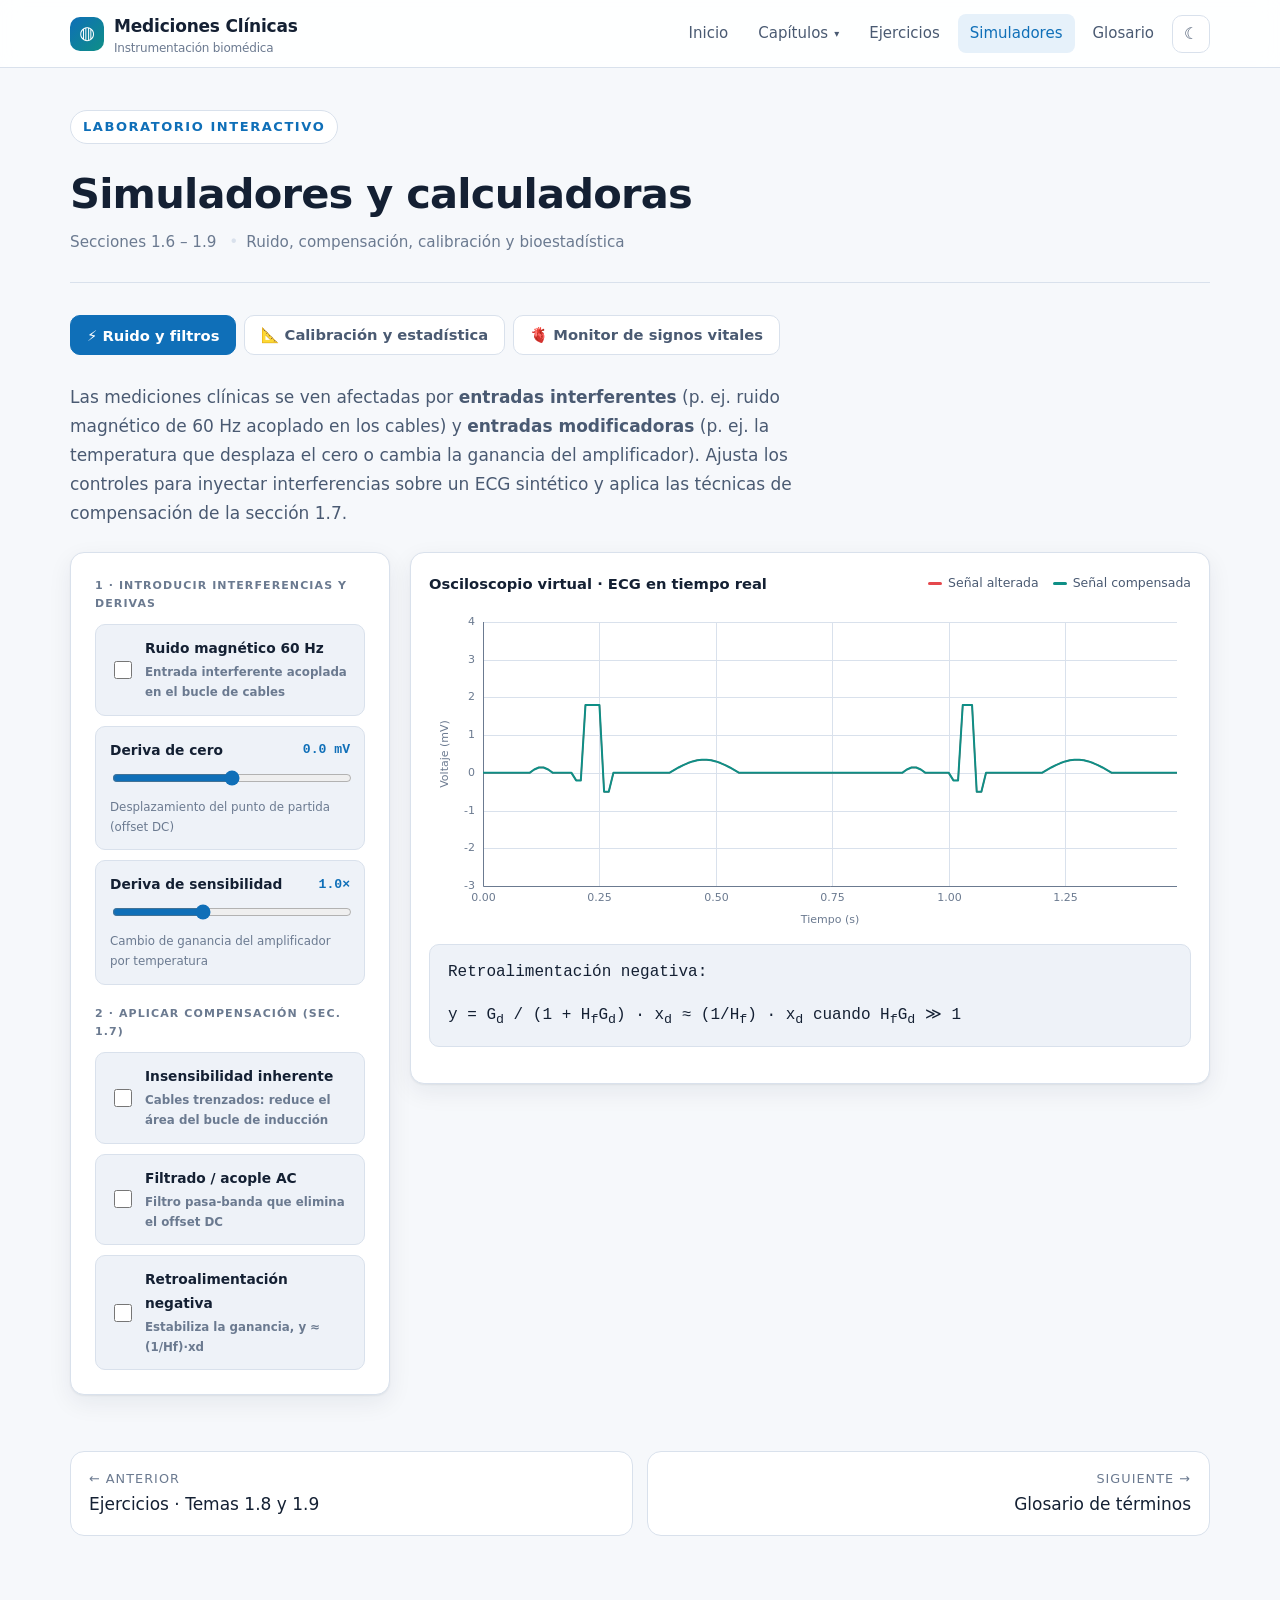
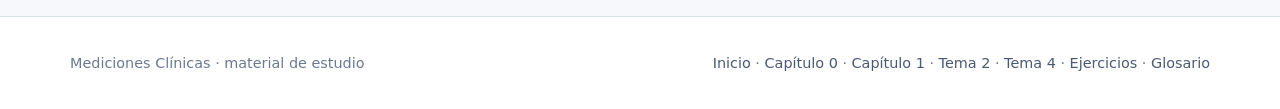
<file: simuladores.html>
<!DOCTYPE html>
<html lang="es" data-theme="light">
<head>
<meta charset="UTF-8">
<meta name="viewport" content="width=device-width, initial-scale=1">
<title>Simuladores y calculadoras · Ruido, filtros, calibración y estadística</title>
<meta name="description" content="Laboratorio interactivo: ruido e interferencias con técnicas de compensación (1.6-1.7), calculadoras de calibración y bioestadística (1.8-1.9) y un monitor de signos vitales que contrasta las entradas deseada, interferente y modificadora.">
<link rel="stylesheet" href="assets/css/styles.css">
<link rel="icon" href="data:image/svg+xml,<svg xmlns='http://www.w3.org/2000/svg' viewBox='0 0 100 100'><text y='.9em' font-size='90'>🩺</text></svg>">
</head>
<body>
<div id="progress"></div>

<header class="topbar">
  <div class="topbar-inner">
    <a class="brand" href="index.html">
      <span class="brand-mark">◍</span>
      <span class="brand-text">Mediciones Clínicas<small>Instrumentación biomédica</small></span>
    </a>
    <button class="icon-btn nav-toggle" id="navToggle" aria-expanded="false" aria-label="Abrir menú">☰</button>
    <nav class="nav-links" id="navLinks">
      <a href="index.html">Inicio</a>
      <div class="nav-drop">
        <button type="button" class="nav-drop-btn" aria-expanded="false" aria-haspopup="true">
          Capítulos<span class="caret" aria-hidden="true">▾</span>
        </button>
        <div class="nav-menu">
          <a href="bioinstrumentacion.html">Capítulo 0<small>Bioinstrumentación · 9.1 y 9.2</small></a>
          <a href="capitulo-01.html">Capítulo 1<small>Conceptos básicos de instrumentación médica</small></a>
          <a href="tema2-ph.html">Tema 2<small>Transductores químicos y pH</small></a>
          <a href="tema4-bioelectricas.html">Tema 4<small>Mediciones bioeléctricas</small></a>
        </div>
      </div>
      <a href="ejercicios.html">Ejercicios</a>
      <a class="active" href="simuladores.html">Simuladores</a>
      <a href="glosario.html">Glosario</a>
      <button class="icon-btn" id="themeBtn" aria-label="Cambiar tema">☾</button>
    </nav>
  </div>
</header>

<div class="wrap">
  <div class="doc-head">
    <span class="eyebrow">Laboratorio interactivo</span>
    <h1>Simuladores y calculadoras</h1>
    <div class="meta">
      <span>Secciones 1.6 – 1.9</span>
      <span>Ruido, compensación, calibración y bioestadística</span>
    </div>
  </div>
</div>

<div class="wrap">
<div style="padding: 32px 0 80px">

  <div class="sim-tabs">
    <button class="sim-tab-btn active" id="tabBtnNoise" onclick="mcSwitchSimTab('noise')">⚡ Ruido y filtros</button>
    <button class="sim-tab-btn" id="tabBtnCalib" onclick="mcSwitchSimTab('calib')">📐 Calibración y estadística</button>
    <button class="sim-tab-btn" id="tabBtnMonitor" onclick="mcSwitchSimTab('monitor')">🫀 Monitor de signos vitales</button>
  </div>

  <!-- PANEL 1: RUIDO Y FILTROS -->
  <section class="sim-panel active" id="panelNoise">
    <p style="color:var(--text-soft); max-width:70ch; margin:0 0 24px">
      Las mediciones clínicas se ven afectadas por <strong>entradas interferentes</strong> (p. ej. ruido
      magnético de 60 Hz acoplado en los cables) y <strong>entradas modificadoras</strong> (p. ej. la
      temperatura que desplaza el cero o cambia la ganancia del amplificador). Ajusta los controles para
      inyectar interferencias sobre un ECG sintético y aplica las técnicas de compensación de la sección 1.7.
    </p>

    <div class="sim-grid">
      <div class="card">
        <div class="sim-group">
          <h4>1 · Introducir interferencias y derivas</h4>
          <div class="sim-field">
            <label class="sim-toggle">
              <input type="checkbox" id="simNoiseCheck">
              <span class="txt">
                <span style="display:block">Ruido magnético 60 Hz</span>
                <span class="hint">Entrada interferente acoplada en el bucle de cables</span>
              </span>
            </label>
          </div>
          <div class="sim-field">
            <div class="sim-field-row">
              <label for="simZeroDrift">Deriva de cero</label>
              <span class="val" id="valZeroDrift">0.0 mV</span>
            </div>
            <input type="range" id="simZeroDrift" min="-1.5" max="1.5" step="0.1" value="0">
            <span class="hint">Desplazamiento del punto de partida (offset DC)</span>
          </div>
          <div class="sim-field">
            <div class="sim-field-row">
              <label for="simSensDrift">Deriva de sensibilidad</label>
              <span class="val" id="valSensDrift">1.0×</span>
            </div>
            <input type="range" id="simSensDrift" min="0.3" max="2.2" step="0.1" value="1.0">
            <span class="hint">Cambio de ganancia del amplificador por temperatura</span>
          </div>
        </div>

        <div class="sim-group">
          <h4>2 · Aplicar compensación (sec. 1.7)</h4>
          <div class="sim-field">
            <label class="sim-toggle">
              <input type="checkbox" id="compTwisted">
              <span class="txt">
                <span style="display:block">Insensibilidad inherente</span>
                <span class="hint">Cables trenzados: reduce el área del bucle de inducción</span>
              </span>
            </label>
          </div>
          <div class="sim-field">
            <label class="sim-toggle">
              <input type="checkbox" id="compFilter">
              <span class="txt">
                <span style="display:block">Filtrado / acople AC</span>
                <span class="hint">Filtro pasa-banda que elimina el offset DC</span>
              </span>
            </label>
          </div>
          <div class="sim-field">
            <label class="sim-toggle">
              <input type="checkbox" id="compFeedback">
              <span class="txt">
                <span style="display:block">Retroalimentación negativa</span>
                <span class="hint">Estabiliza la ganancia, y ≈ (1/Hf)·xd</span>
              </span>
            </label>
          </div>
        </div>
      </div>

      <div class="sim-chart-card">
        <div class="sim-chart-head">
          <h4>Osciloscopio virtual · ECG en tiempo real</h4>
          <div class="sim-legend">
            <span><i style="background:#e5484d"></i> Señal alterada</span>
            <span><i style="background:#0e8f86"></i> Señal compensada</span>
          </div>
        </div>
        <div class="sim-canvas-wrap"><canvas id="noiseCanvas"></canvas></div>
        <div class="callout warn" id="simSaturado" style="display:none; margin:14px 0 0; padding:10px 14px">
          <p style="margin:0; font-size:.84rem">
            La señal excede la escala del osciloscopio (−3 a +4 mV) y aparece recortada:
            así se ve una <strong>saturación</strong> real del amplificador. Reduce la deriva o
            activa una técnica de compensación.
          </p>
        </div>
        <div class="eq" style="margin-top:16px; flex-wrap:wrap">
          <span>Retroalimentación negativa:</span>
          <span>y = G<sub>d</sub> / (1 + H<sub>f</sub>G<sub>d</sub>) · x<sub>d</sub> ≈ (1/H<sub>f</sub>) · x<sub>d</sub> cuando H<sub>f</sub>G<sub>d</sub> ≫ 1</span>
        </div>
      </div>
    </div>
  </section>

  <!-- PANEL 2: CALIBRACIÓN Y ESTADÍSTICA -->
  <section class="sim-panel" id="panelCalib">
    <p style="color:var(--text-soft); max-width:70ch; margin:0 0 24px">
      Las características estáticas describen el comportamiento del instrumento ante entradas lentas o
      continuas. La <strong>sensibilidad estática</strong> es la pendiente de la recta de calibración
      (m = Δy / Δx<sub>d</sub>); la deriva de cero y de sensibilidad son los errores más comunes frente a
      esa recta ideal.
    </p>

    <div class="sim-chart-card" style="margin-bottom:20px">
      <div class="sim-chart-head">
        <h4>Curva de calibración: recta ideal, deriva de cero y de sensibilidad</h4>
        <div class="sim-legend">
          <span><i style="background:#0e8f86"></i> Recta ideal (y = 2x + 5)</span>
          <span><i style="background:#b4610d"></i> Deriva de cero (y = 2x + 20)</span>
          <span><i style="background:#e5484d"></i> Deriva de sensibilidad (y = 2.8x + 5)</span>
        </div>
      </div>
      <div class="sim-canvas-wrap" style="height:300px"><canvas id="calibCanvas"></canvas></div>
    </div>

    <div class="grid grid-2">
      <div class="calc-card">
        <h4>📐 Estadística descriptiva</h4>
        <p class="sub">Calcula media, desviación estándar y error estándar de una muestra (Ejemplo 1.1 del texto por defecto).</p>
        <div class="calc-field">
          <label class="calc-label" for="statsInput">Muestra de datos, separados por comas</label>
          <input type="text" id="statsInput" class="calc-input" value="1, 1, 3, 5, 5">
        </div>
        <button class="btn btn-primary" style="width:100%; justify-content:center" onclick="mcCalcStats()">Calcular</button>
        <div class="calc-result-grid" id="statsOutput"></div>
      </div>

      <div class="calc-card">
        <h4>🧪 Matriz diagnóstica 2×2</h4>
        <p class="sub">Evalúa sensibilidad, especificidad y prevalencia a partir de la tabla de contingencia.</p>
        <div class="calc-grid-2">
          <div>
            <label class="calc-label">Verdaderos positivos (TP)</label>
            <input type="number" id="diagTp" class="calc-input" value="85">
          </div>
          <div>
            <label class="calc-label">Falsos positivos (FP)</label>
            <input type="number" id="diagFp" class="calc-input" value="10">
          </div>
          <div>
            <label class="calc-label">Falsos negativos (FN)</label>
            <input type="number" id="diagFn" class="calc-input" value="15">
          </div>
          <div>
            <label class="calc-label">Verdaderos negativos (TN)</label>
            <input type="number" id="diagTn" class="calc-input" value="190">
          </div>
        </div>
        <button class="btn btn-primary" style="width:100%; justify-content:center" onclick="mcCalcDiagnostic()">Calcular</button>
        <div class="calc-result-grid" id="diagOutput"></div>
      </div>
    </div>
  </section>

  <!-- PANEL 3: MONITOR DE SIGNOS VITALES -->
  <section class="sim-panel" id="panelMonitor">
    <p style="color:var(--text-soft); max-width:70ch; margin:0 0 24px">
      Las tres entradas de la sección 1.6 producen <strong>efectos distintos</strong>, no tres intensidades
      del mismo. Enciende y apaga cada una y observa qué le ocurre al trazo y al número que lee el clínico:
      la <strong>deseada</strong> es el mensurando, la <strong>interferente</strong> se suma a la señal y la
      <strong>modificadora</strong> altera la ganancia del propio instrumento.
    </p>

    <div class="mon">

      <!-- Monitor -->
      <section class="mon-device" aria-label="Monitor de signos vitales">
        <div class="mon-bar">
          <span class="mon-dot"></span><span>MONITOR DE SIGNOS VITALES · DEMO DOCENTE</span>
          <span class="mon-spacer"></span>
          <span id="monClock">--:--:--</span>
        </div>

        <div class="mon-screen">
          <div class="mon-lanes">
            <div class="mon-lane">
              <div class="mon-graticule"></div>
              <canvas id="monEcg"></canvas>
              <span class="mon-tag is-ecg">II · ECG</span>
              <span class="mon-scale">25 mm/s · 10 mm/mV</span>
            </div>
            <div class="mon-lane">
              <div class="mon-graticule"></div>
              <canvas id="monPleth"></canvas>
              <span class="mon-tag is-pleth">PLETH · SpO₂</span>
              <span class="mon-scale">Fotopletismografía · dedo índice</span>
            </div>
          </div>

          <div class="mon-readouts">
            <div class="mon-read is-hr">
              <span class="mon-read-label">FC</span>
              <span class="mon-read-value" id="monVHr">--</span>
              <span class="mon-read-unit">lpm</span>
            </div>
            <div class="mon-read is-spo2">
              <span class="mon-read-label">SpO₂</span>
              <span class="mon-read-value" id="monVSpo2">--</span>
              <span class="mon-read-unit">%</span>
            </div>
            <div class="mon-read is-pi">
              <span class="mon-read-label">Índice perf.</span>
              <span class="mon-read-value" id="monVPi">--</span>
              <span class="mon-read-unit">%</span>
            </div>
          </div>
        </div>

        <div class="mon-status" id="monStatus"></div>
      </section>

      <div class="mon-extra">
        <label for="monHr">FRECUENCIA CARDIACA SIMULADA</label>
        <input type="range" id="monHr" min="45" max="150" step="1" value="72">
        <output id="monHrOut">72 lpm</output>
      </div>

      <!-- Interruptores de entrada -->
      <div class="mon-switches">
        <label class="mon-sw is-d" data-on="1">
          <input type="checkbox" id="monSwD" checked>
          <span class="mon-sw-toggle"></span>
          <span class="mon-sw-head"><span class="mon-led"></span>
            <span><span class="mon-sw-name">Entrada deseada</span>
            <span class="mon-sw-kind">Mensurando</span></span>
          </span>
          <span class="mon-sw-body">La variable que el equipo debe medir: despolarización cardiaca (P-QRS-T) y el pulso arterial en el lecho capilar.</span>
          <span class="mon-sw-scope"><canvas id="monScopeD"></canvas></span>
        </label>

        <label class="mon-sw is-i" data-on="0">
          <input type="checkbox" id="monSwI">
          <span class="mon-sw-toggle"></span>
          <span class="mon-sw-head"><span class="mon-led"></span>
            <span><span class="mon-sw-name">Entrada interferente</span>
            <span class="mon-sw-kind">Se suma a la señal</span></span>
          </span>
          <span class="mon-sw-body">Línea de CA a 60 Hz, EMG y movimiento del paciente, luz ambiente en el fotodetector. Entra por el mismo camino que la señal útil.</span>
          <span class="mon-sw-scope"><canvas id="monScopeI"></canvas></span>
        </label>

        <label class="mon-sw is-m" data-on="0">
          <input type="checkbox" id="monSwM">
          <span class="mon-sw-toggle"></span>
          <span class="mon-sw-head"><span class="mon-led"></span>
            <span><span class="mon-sw-name">Entrada modificadora</span>
            <span class="mon-sw-kind">Altera la ganancia</span></span>
          </span>
          <span class="mon-sw-body">Temperatura, humedad, gel del electrodo seco, perfusión baja, caída de la fuente. Cambia la relación entrada-salida del propio instrumento.</span>
          <span class="mon-sw-scope"><canvas id="monScopeM"></canvas></span>
        </label>
      </div>

      <!-- Cadena de medición -->
      <section class="mon-chain">
        <h4 class="mon-h">Dónde entra cada una</h4>
        <svg viewBox="0 0 940 210" role="img" aria-label="Diagrama de bloques de la cadena de medición">
          <g id="monGSensor">
            <rect class="mon-blk" x="14" y="78" width="128" height="54" rx="7"/>
            <text class="mon-blk-t" x="78" y="101" text-anchor="middle">Transductor</text>
            <text class="mon-blk-s" x="78" y="118" text-anchor="middle">ELECTRODO / LED-FOTODIODO</text>
          </g>

          <g id="monGSum">
            <circle class="mon-blk" cx="300" cy="105" r="27"/>
            <text class="mon-blk-t" x="300" y="112" text-anchor="middle" font-size="20">Σ</text>
          </g>

          <g id="monGAmp">
            <path class="mon-blk" d="M470 66 L470 144 L556 105 Z"/>
            <text class="mon-blk-t" x="497" y="103" text-anchor="middle" font-size="15">G</text>
            <text class="mon-blk-s" x="513" y="170" text-anchor="middle">AMPLIFICADOR · FILTRO</text>
          </g>

          <g id="monGOut">
            <rect class="mon-blk" x="694" y="72" width="132" height="66" rx="7"/>
            <text class="mon-blk-t" x="760" y="98" text-anchor="middle">Pantalla</text>
            <text class="mon-blk-s" x="760" y="116" text-anchor="middle">TRAZO + NÚMERO</text>
          </g>

          <path id="monWA" class="mon-wire" d="M142 105 H273"/>
          <path id="monWB" class="mon-wire" d="M327 105 H470"/>
          <path id="monWC" class="mon-wire" d="M556 105 H694"/>
          <path id="monWIn" class="mon-wire is-inj" d="M300 22 V78"/>
          <path id="monWMod" class="mon-wire is-gain" d="M513 205 V150"/>

          <path class="mon-wire" d="M266 99 l8 6 -8 6" fill="none"/>
          <path class="mon-wire" d="M463 99 l8 6 -8 6" fill="none"/>
          <path class="mon-wire" d="M687 99 l8 6 -8 6" fill="none"/>

          <text id="monTIn" class="mon-blk-s" x="300" y="14" text-anchor="middle" fill="#ffb020">INTERFERENTE  →  SE SUMA AQUÍ</text>
          <text id="monTMod" class="mon-blk-s" x="513" y="200" text-anchor="middle" fill="#c58bff">MODIFICADORA  →  CAMBIA G AQUÍ</text>
          <text class="mon-blk-s" x="208" y="95" text-anchor="middle" fill="#5f7681">SEÑAL DESEADA</text>
        </svg>
      </section>

      <!-- Equipos -->
      <section class="mon-gallery">
        <article class="mon-dev">
          <svg width="126" height="126" viewBox="0 0 126 126" role="img" aria-label="Electrocardiógrafo">
            <rect x="16" y="10" width="94" height="66" rx="6" fill="#1e262c" stroke="#38454d"/>
            <rect x="23" y="17" width="80" height="38" rx="3" fill="#04100c" stroke="#2b6f56"/>
            <path d="M27 40 h11 l3 -6 3 12 4 -22 4 26 3 -10 h9 l3 -6 3 12 4 -22 4 26 3 -10 h12" fill="none" stroke="#3dff9e" stroke-width="1.6" stroke-linejoin="round"/>
            <g fill="#39464e">
              <rect x="24" y="60" width="13" height="9" rx="2"/>
              <rect x="41" y="60" width="13" height="9" rx="2"/>
              <rect x="58" y="60" width="13" height="9" rx="2"/>
            </g>
            <circle cx="95" cy="65" r="6" fill="#22303a" stroke="#4f6570"/>
            <circle cx="95" cy="65" r="2" fill="#3dff9e"/>
            <rect x="52" y="76" width="22" height="26" fill="#232c33"/>
            <rect x="30" y="102" width="66" height="8" rx="4" fill="#2a343b"/>
            <circle cx="40" cy="116" r="6" fill="#161d22" stroke="#3a474f"/>
            <circle cx="86" cy="116" r="6" fill="#161d22" stroke="#3a474f"/>
            <path d="M110 46 c16 6 8 26 -6 30 c-12 3 -16 12 -10 20" fill="none" stroke="#4a5c66" stroke-width="2.4"/>
            <circle cx="95" cy="98" r="4.5" fill="#c9d6db" stroke="#7b8f99"/>
          </svg>
          <div>
            <p class="mon-meta">Biopotencial · µV–mV</p>
            <h4>Electrocardiógrafo</h4>
            <p>Mide diferencias de potencial en la piel. Su enemigo clásico es el acoplamiento capacitivo de la red de 60 Hz; su amplificador de instrumentación con alto CMRR existe precisamente para rechazarlo.</p>
          </div>
        </article>

        <article class="mon-dev">
          <svg width="126" height="126" viewBox="0 0 126 126" role="img" aria-label="Pulsioxímetro de dedo">
            <path d="M8 74 c14 -12 34 -16 50 -14 l0 26 c-16 3 -36 1 -50 -4 Z" fill="#d9b49c"/>
            <path d="M52 56 h44 a12 12 0 0 1 12 12 v22 a12 12 0 0 1 -12 12 h-44 Z" fill="#1f272d" stroke="#3b4850"/>
            <rect x="52" y="52" width="56" height="16" rx="7" fill="#28323a" stroke="#44525b"/>
            <rect x="60" y="72" width="40" height="22" rx="3" fill="#050d10" stroke="#2a5a68"/>
            <text x="66" y="88" font-size="13" fill="#4fd8ff" style="font-family:var(--mono)">98</text>
            <text x="88" y="88" font-size="8" fill="#4fd8ff" style="font-family:var(--mono)">%</text>
            <path d="M60 100 q6 -9 11 0 t11 0 t11 0" fill="none" stroke="#4fd8ff" stroke-width="1.5"/>
            <circle cx="46" cy="62" r="3" fill="#ff4d4d" opacity=".85"/>
            <circle cx="46" cy="98" r="3" fill="#6b2fd6" opacity=".7"/>
            <path d="M46 65 V95" stroke="#ff4d4d" stroke-width="1" stroke-dasharray="2 3" opacity=".6"/>
          </svg>
          <div>
            <p class="mon-meta">Óptica · absorbancia</p>
            <h4>Pulsioxímetro</h4>
            <p>Compara la absorción de luz roja e infrarroja en el pulso arterial. El movimiento del dedo y la luz ambiente lo contaminan; la vasoconstricción por frío le baja la señal sin ensuciarla.</p>
          </div>
        </article>
      </section>

      <!-- Notas -->
      <section class="mon-notes">
        <h4 class="mon-h">Cómo distinguirlas en el trazo</h4>
        <dl>
          <dt class="is-d">Deseada</dt>
          <dd>Sin ella no hay medición: apágala y el monitor queda en línea isoeléctrica aunque el equipo siga encendido y funcionando.</dd>
          <dt class="is-i">Interferente</dt>
          <dd>Se suma. El trazo se engrosa, tiembla o se desplaza, y el número salta de forma errática. La calibración del equipo sigue intacta: si quitas el ruido, la lectura vuelve sola.</dd>
          <dt class="is-m">Modificadora</dt>
          <dd>Multiplica. El trazo se ve limpio pero encogido y con la línea base corrida, y el número queda sesgado de forma sistemática. Es la más peligrosa: nada en la pantalla grita error.</dd>
        </dl>
      </section>

    </div>
  </section>

  <div class="pager">
    <a href="ejercicios.html"><small>← Anterior</small> Ejercicios · Temas 1.8 y 1.9</a>
    <a href="glosario.html" style="text-align:right"><small>Siguiente →</small> Glosario de términos</a>
  </div>

</div>
</div>

<footer class="site">
  <div class="wrap">
    <span>Mediciones Clínicas · material de estudio</span>
    <span><a href="index.html">Inicio</a> · <a href="bioinstrumentacion.html">Capítulo 0</a> · <a href="capitulo-01.html">Capítulo 1</a> · <a href="tema2-ph.html">Tema 2</a> · <a href="tema4-bioelectricas.html">Tema 4</a> · <a href="ejercicios.html">Ejercicios</a> · <a href="glosario.html">Glosario</a></span>
  </div>
</footer>

<button class="icon-btn" id="toTop" aria-label="Volver arriba">↑</button>
<script src="assets/js/main.js"></script>
<script src="assets/js/simuladores.js"></script>
<script src="assets/js/monitor.js"></script>
</body>
</html>
</file>
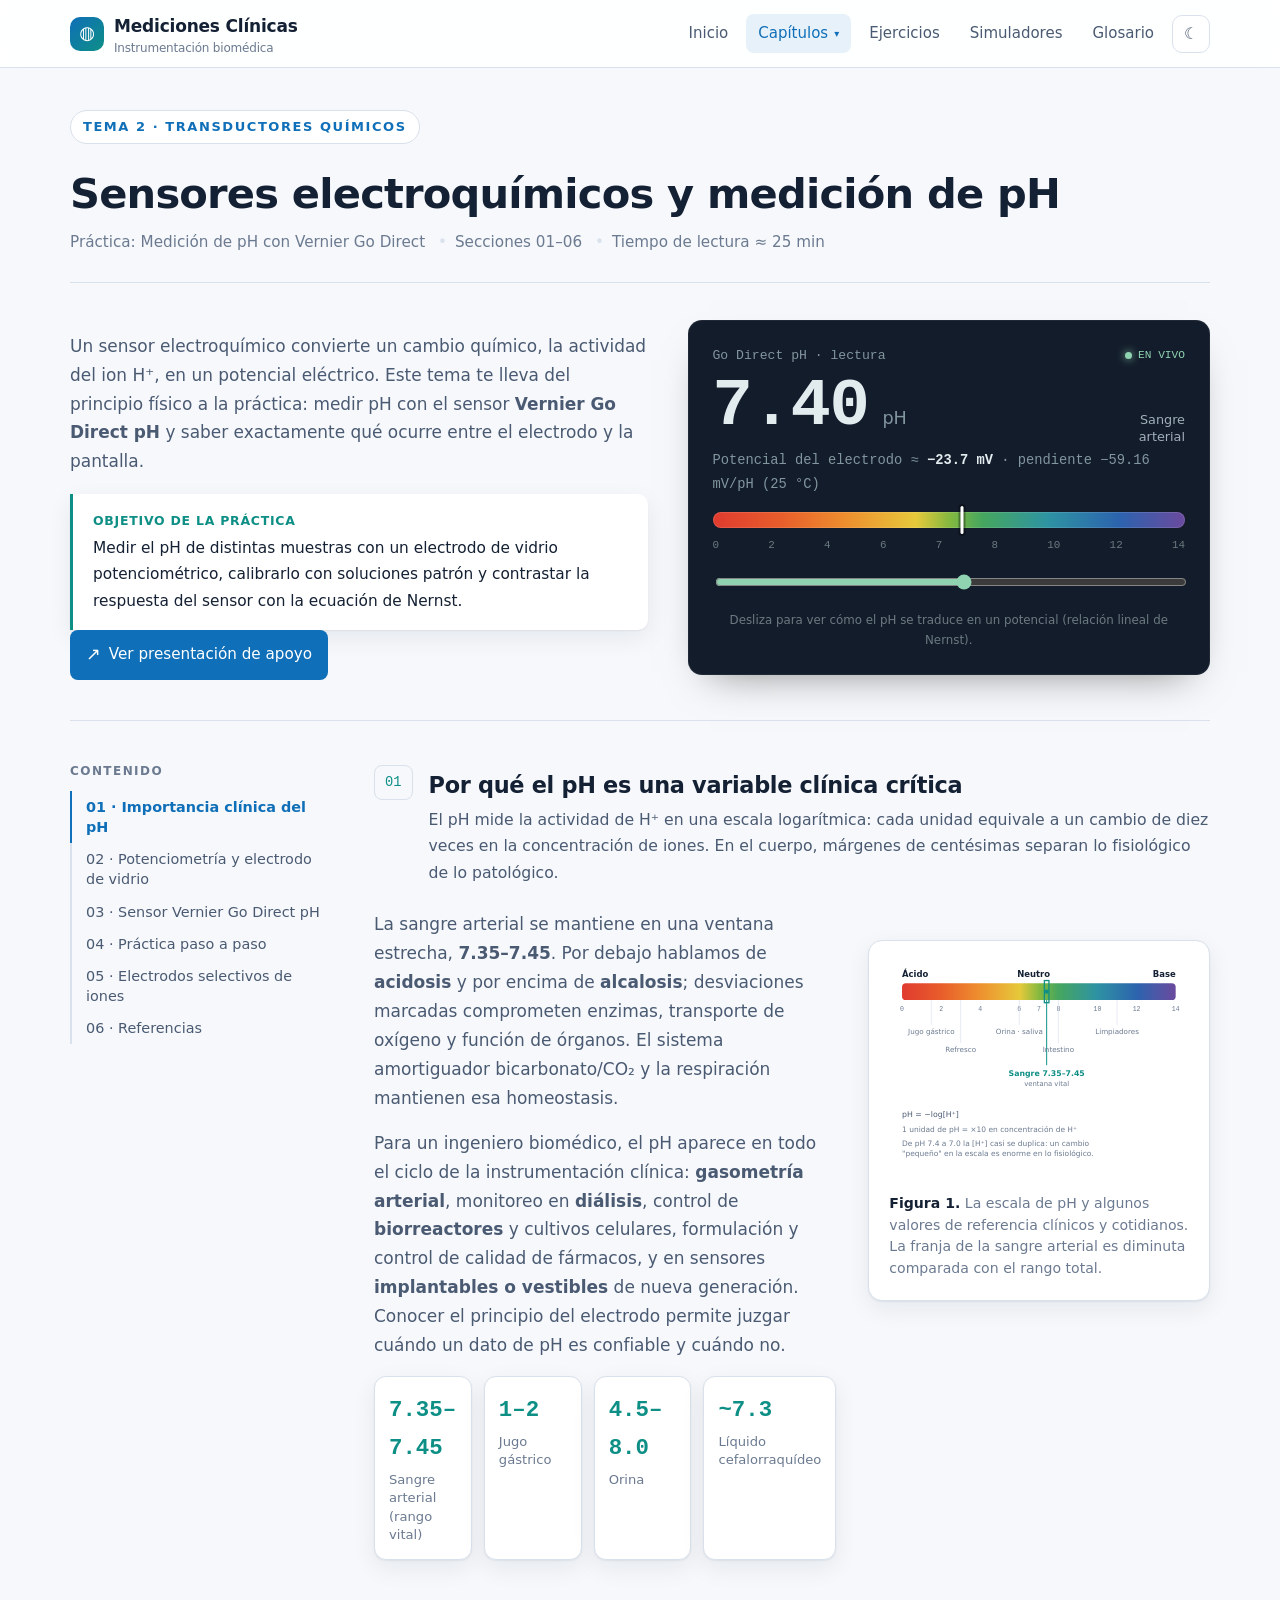
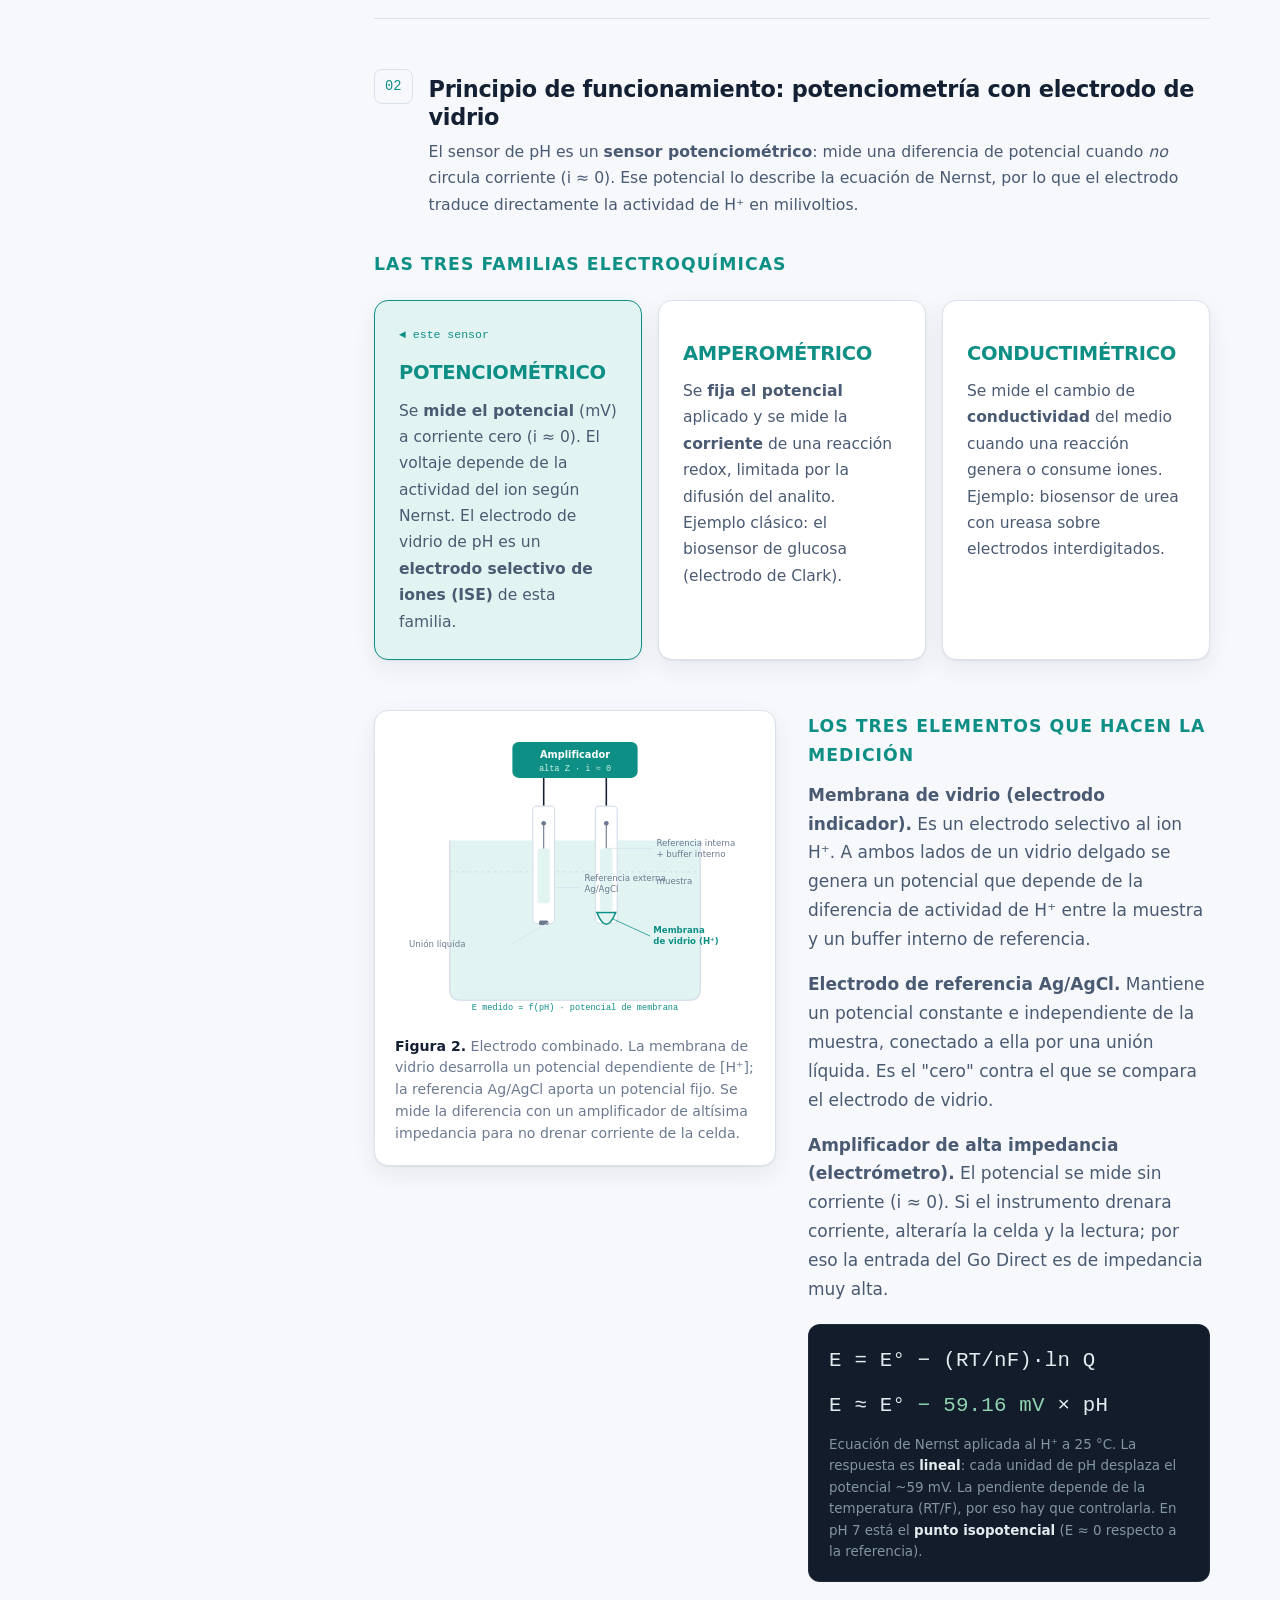
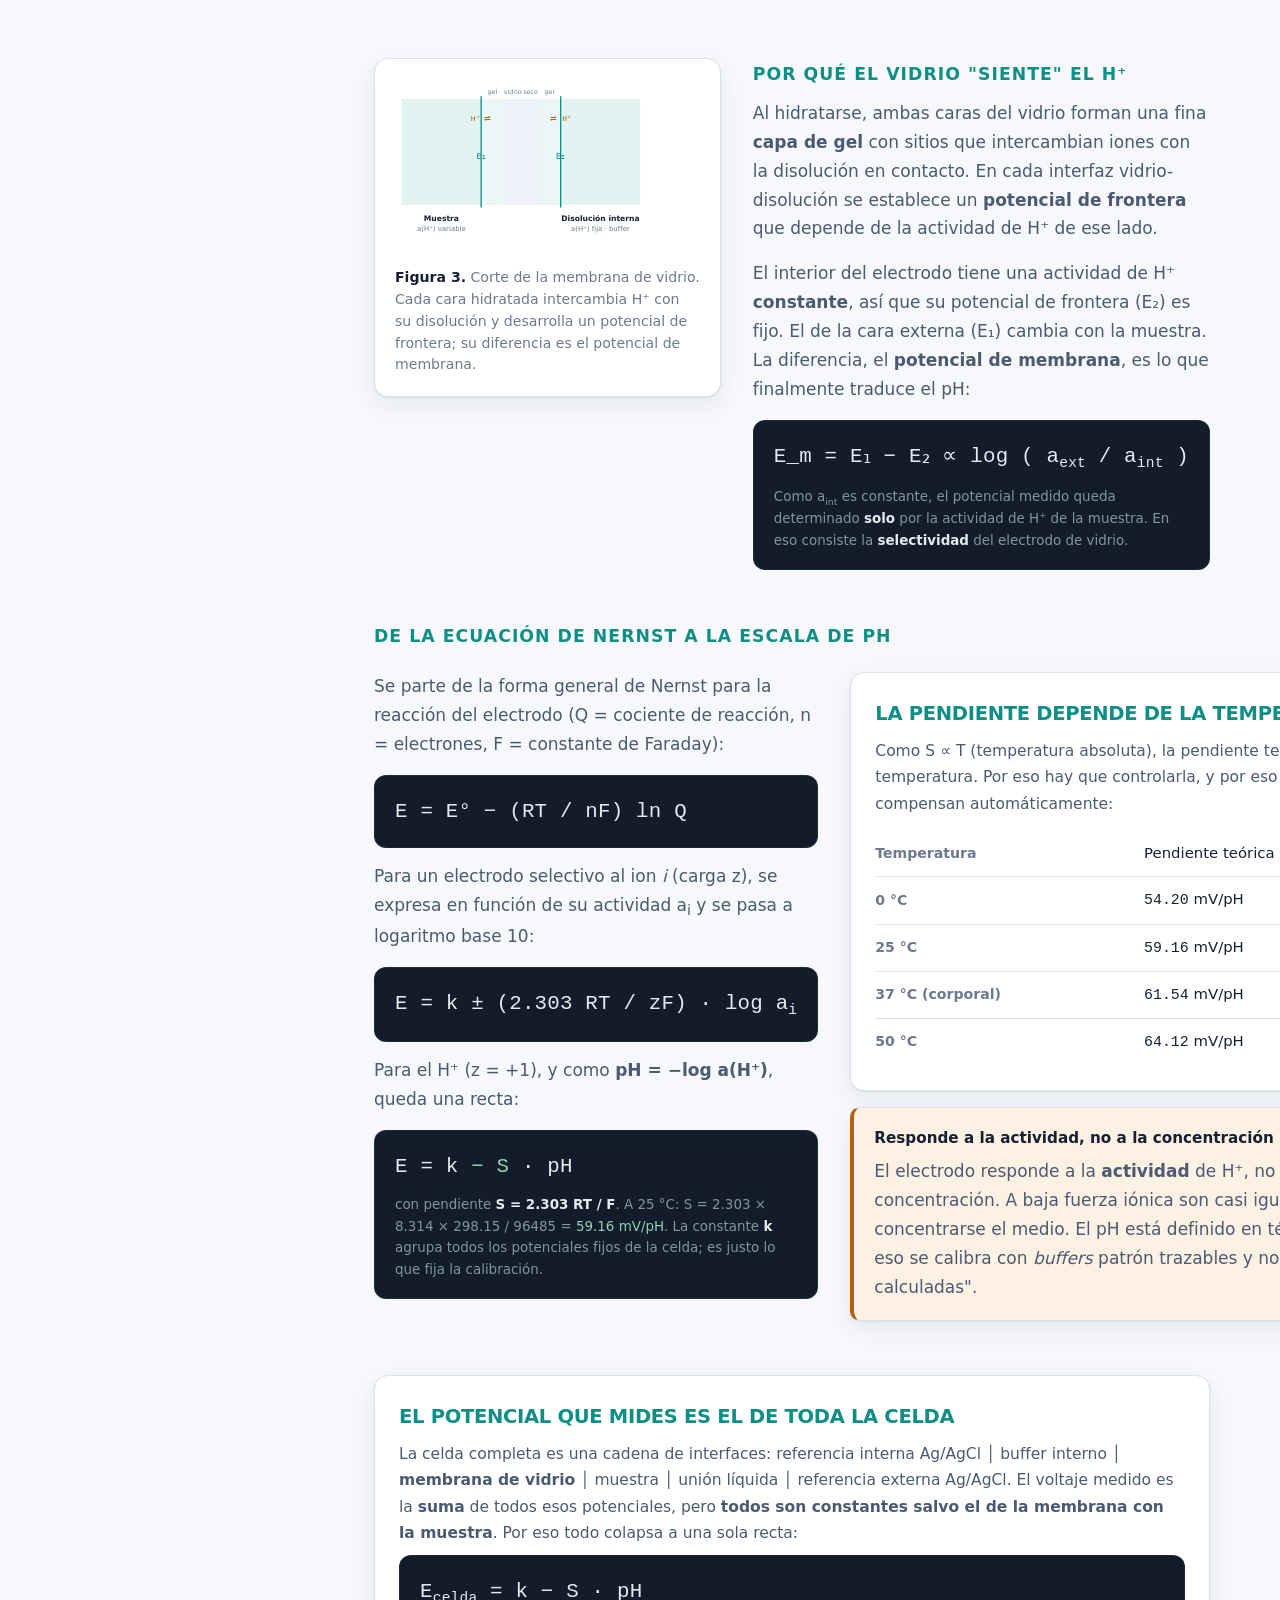
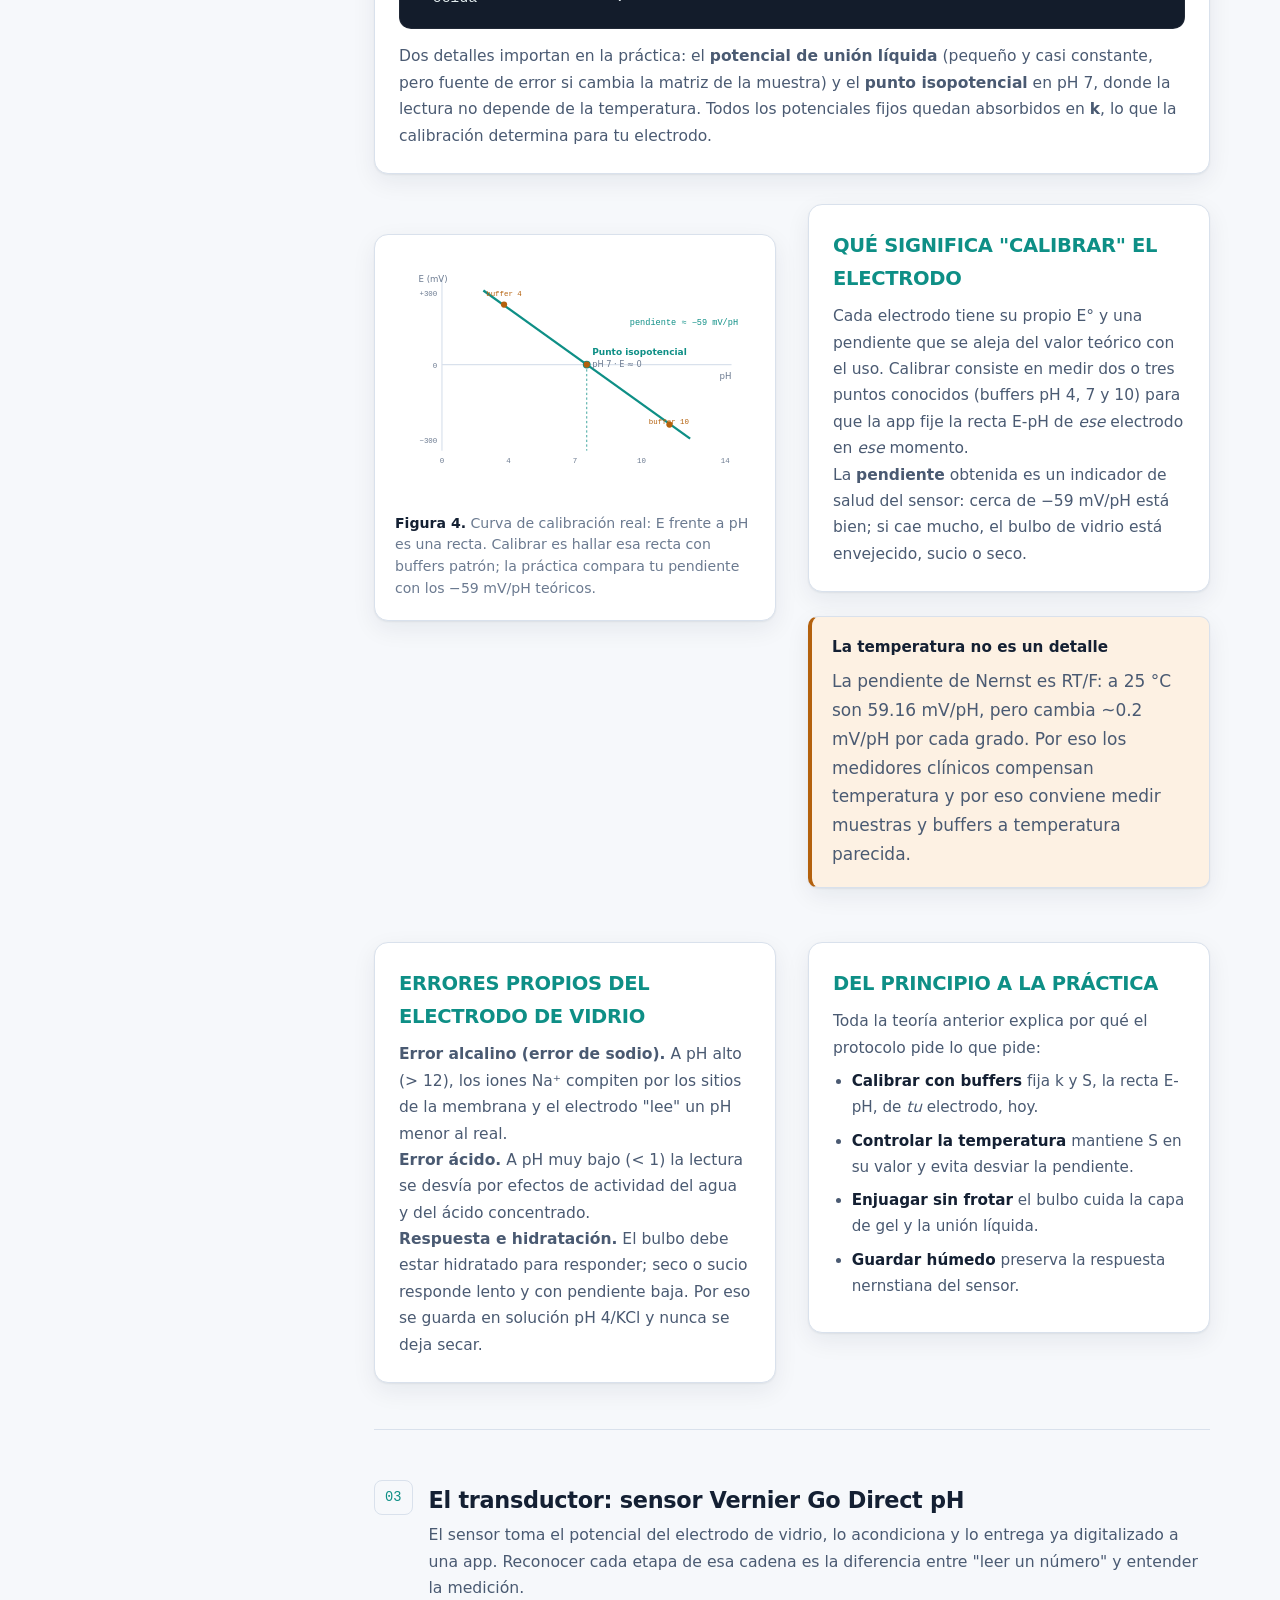
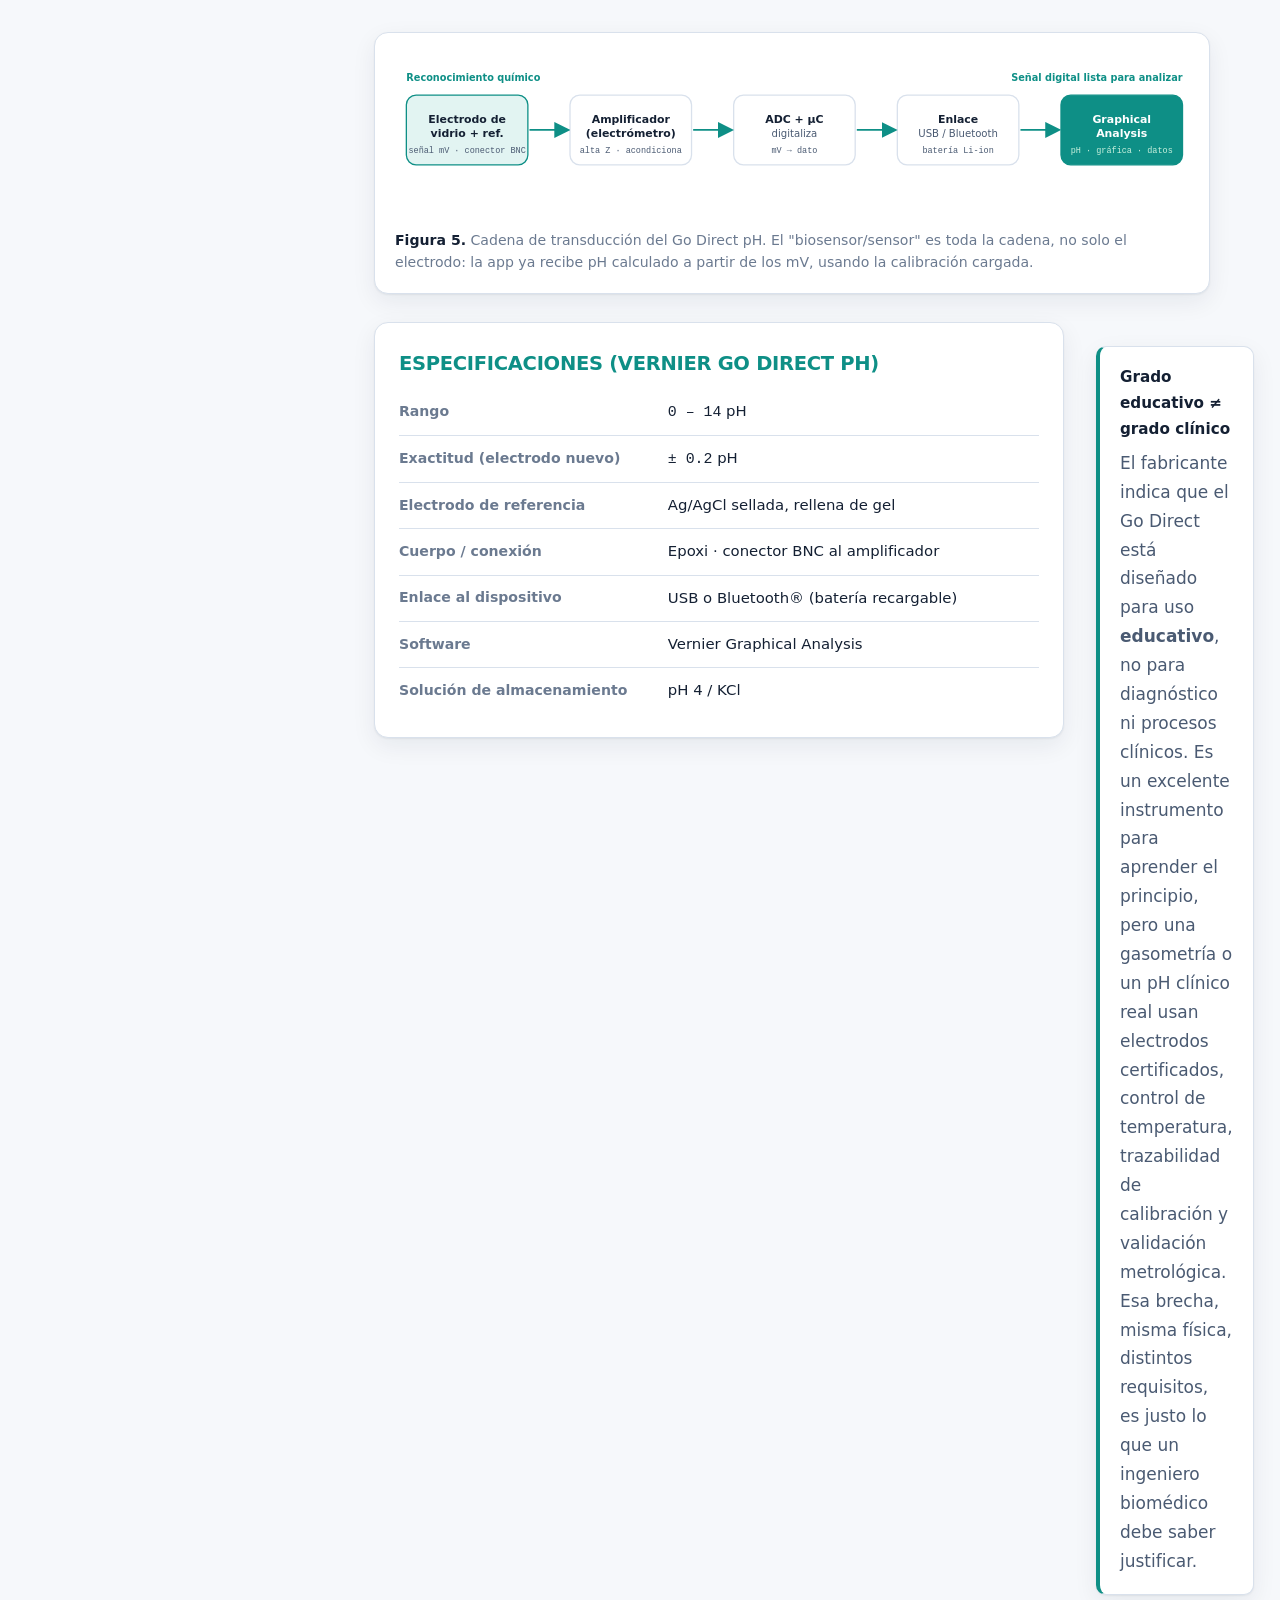
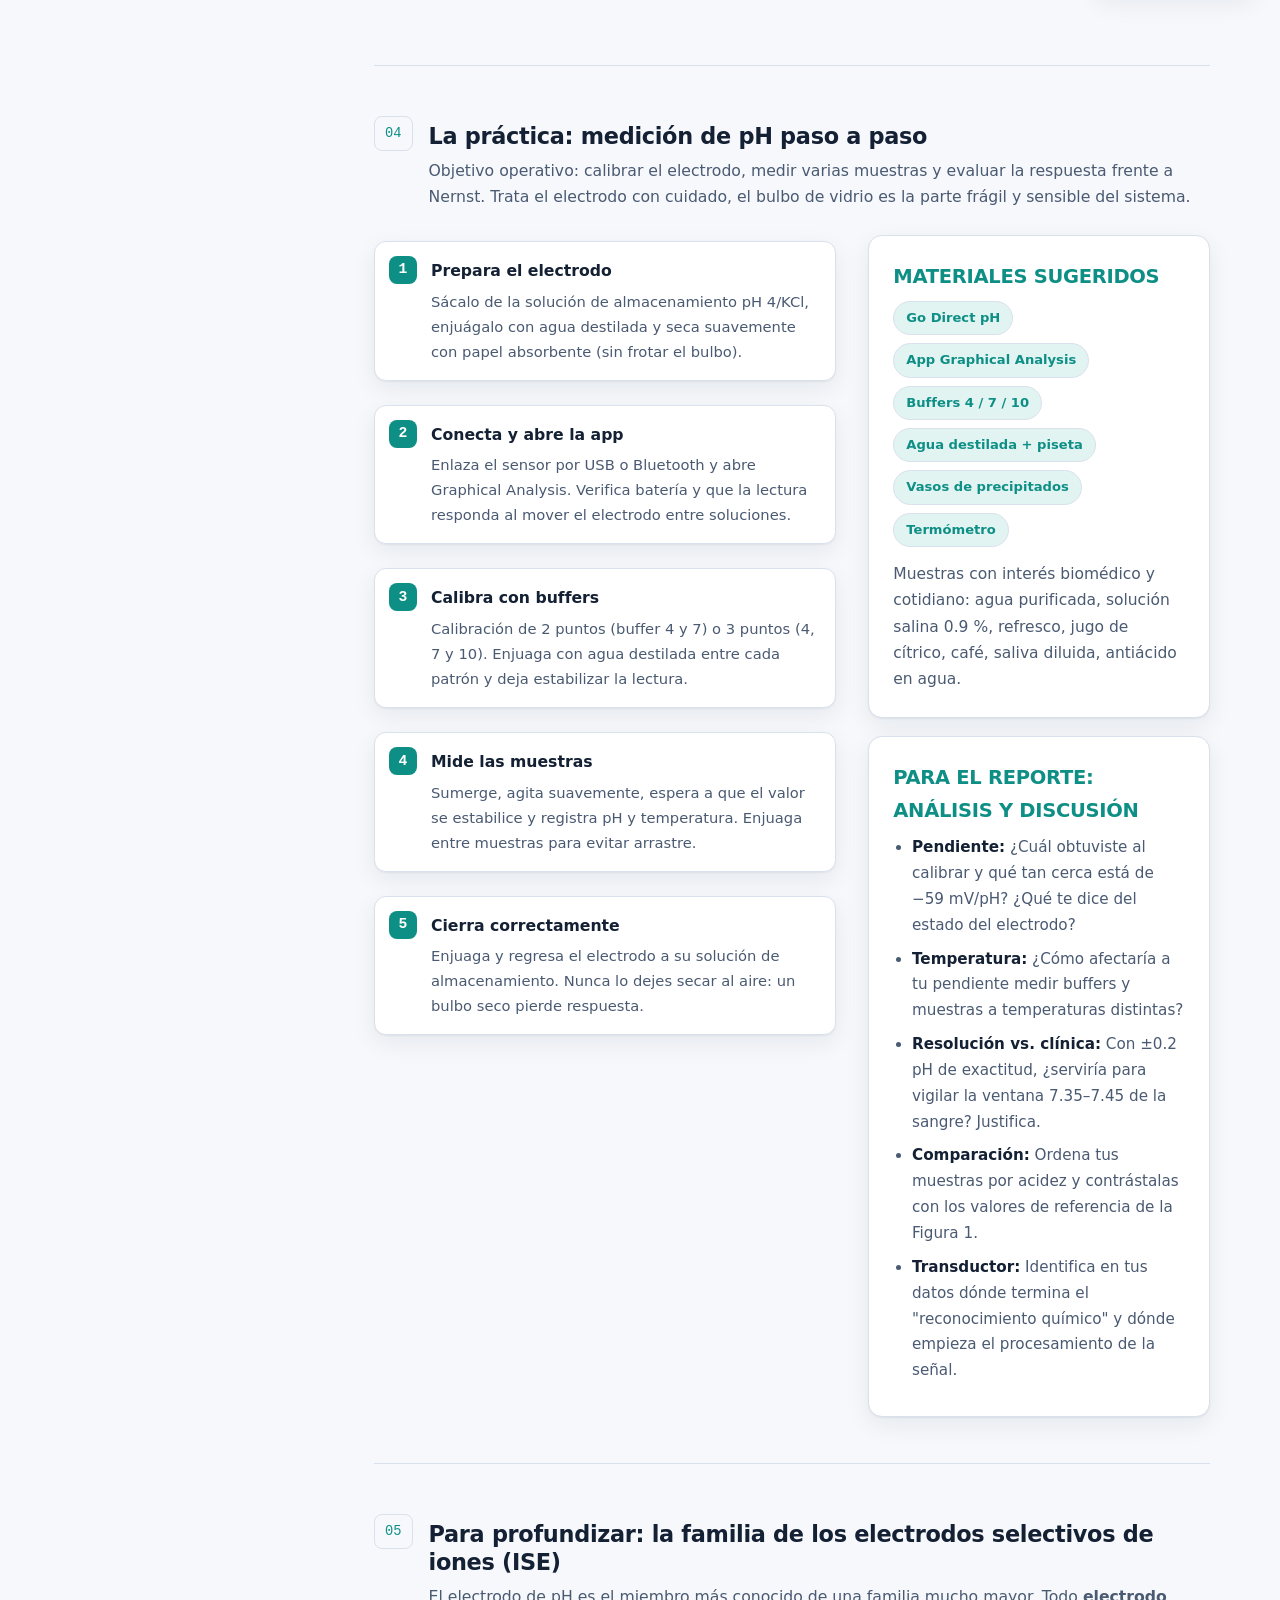
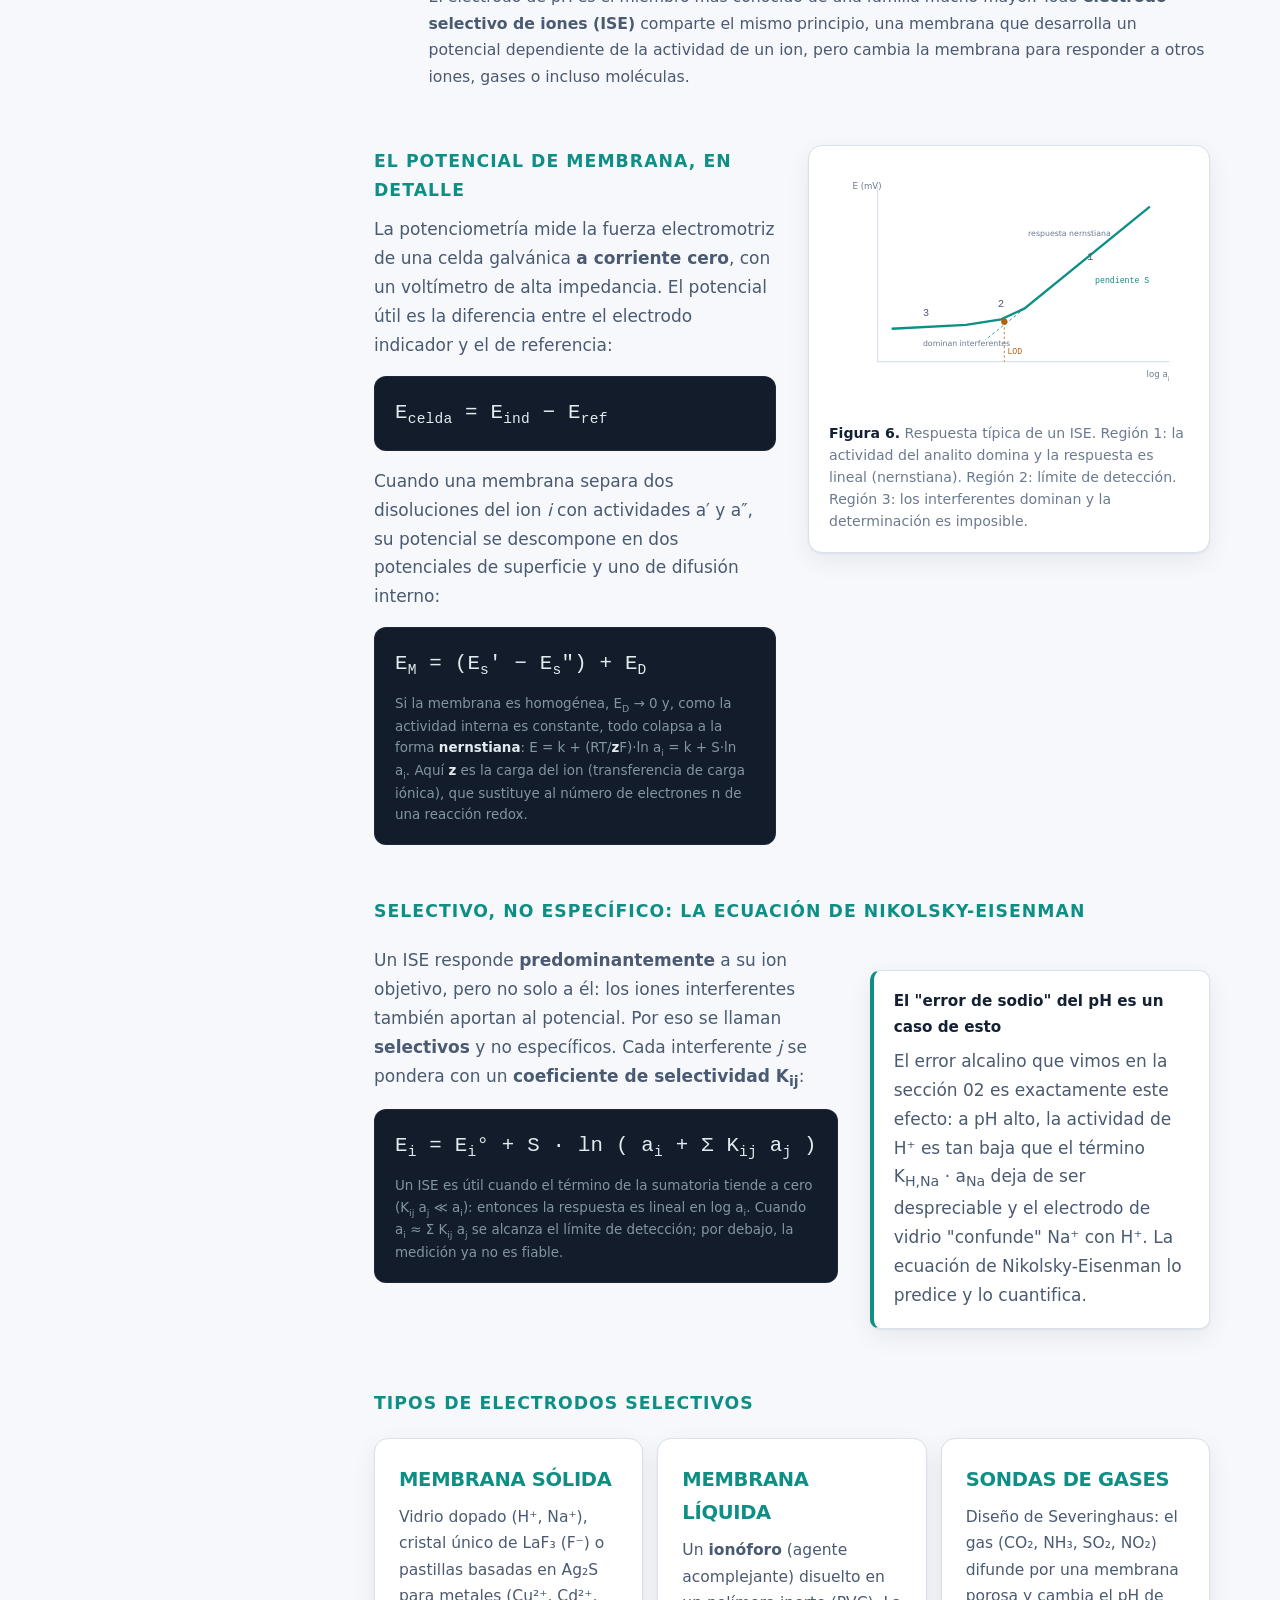
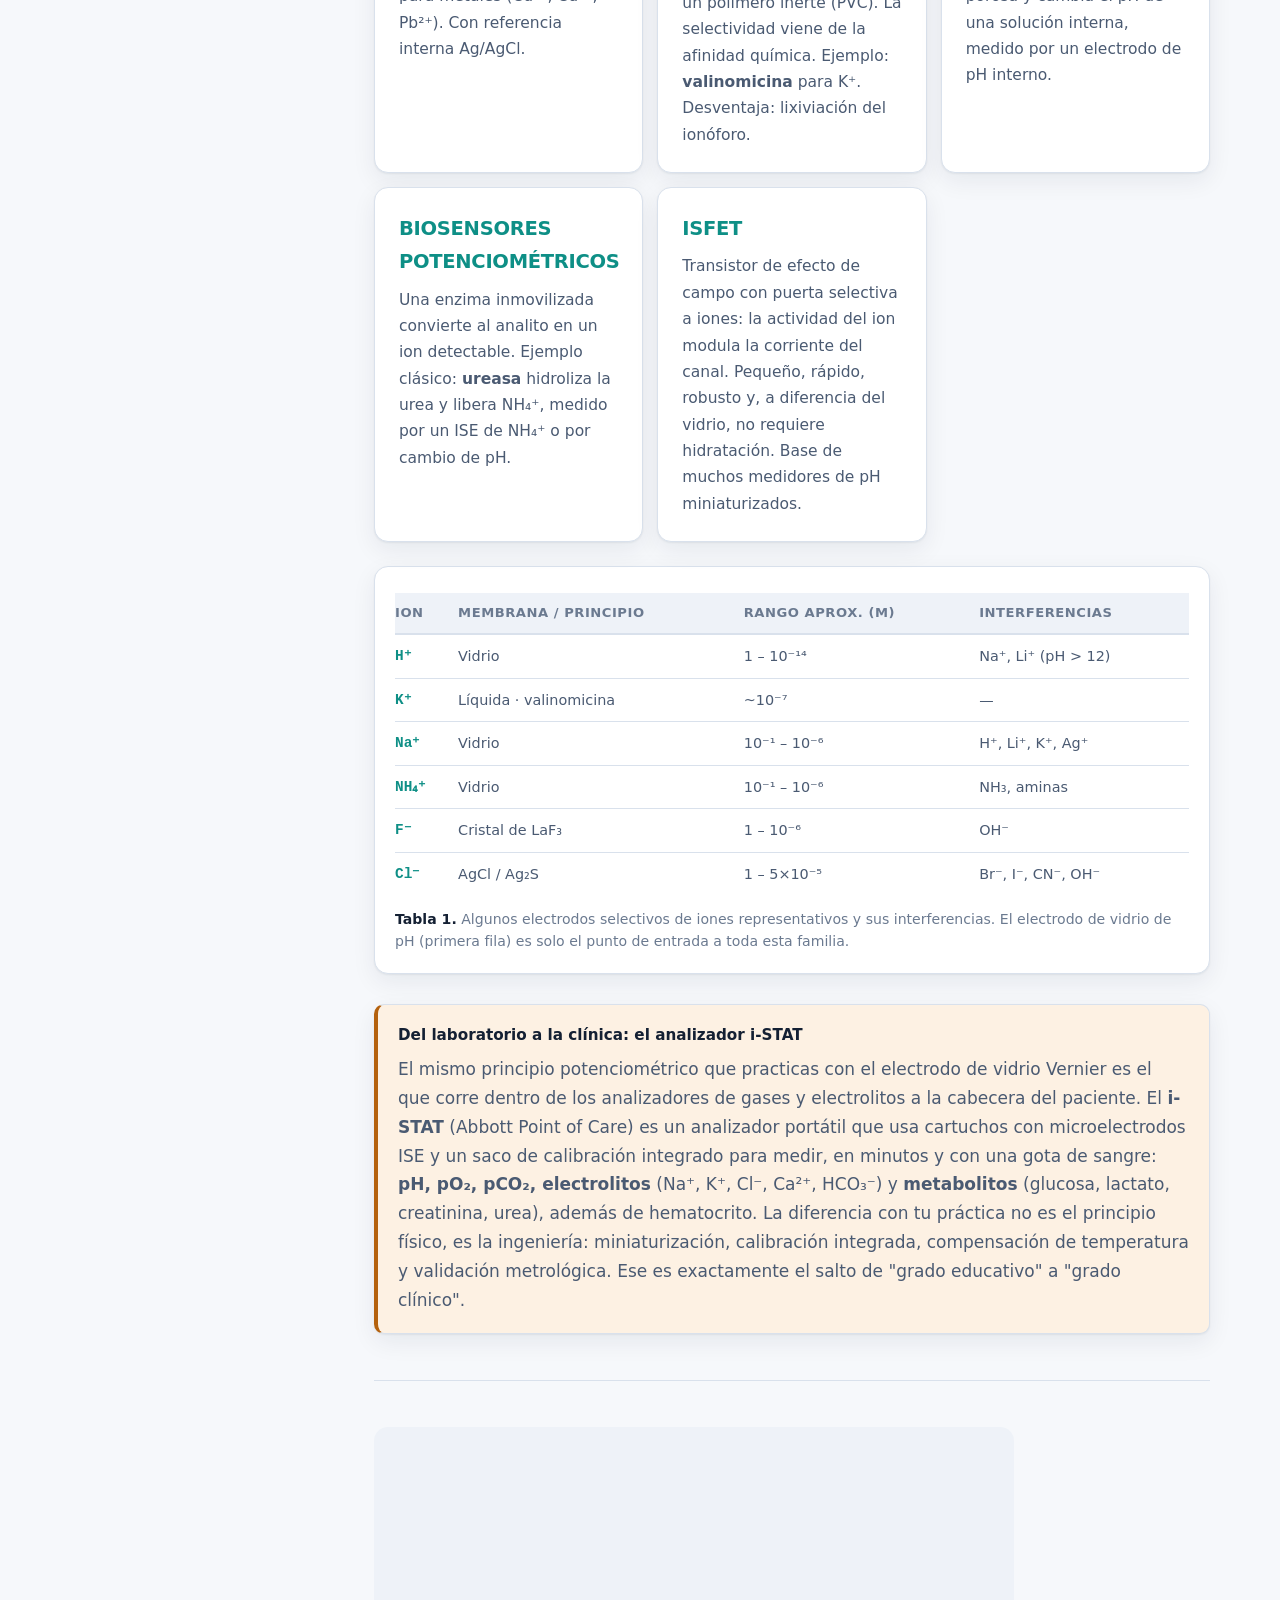
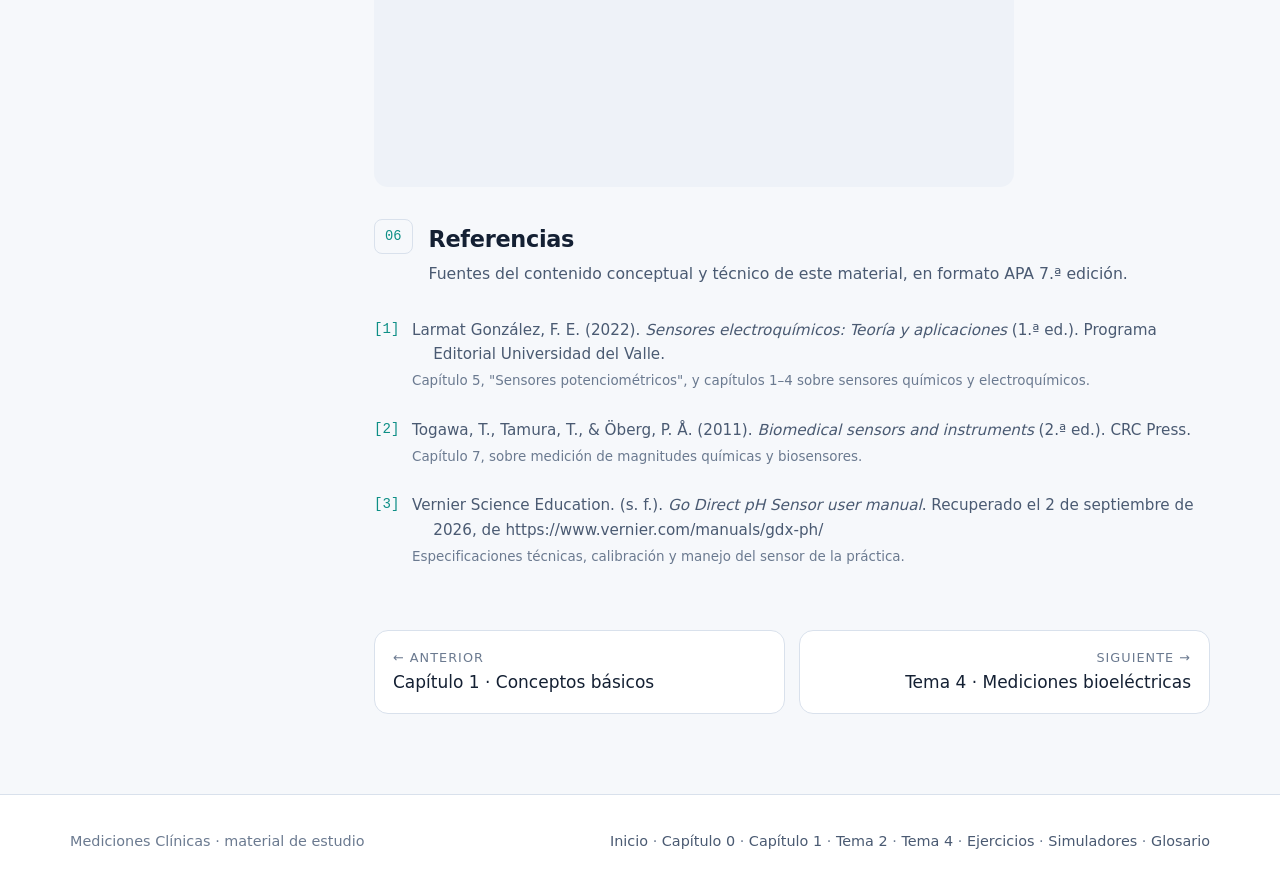
<file: tema2-ph.html>
<!DOCTYPE html>
<html lang="es" data-theme="light">
<head>
<meta charset="UTF-8">
<meta name="viewport" content="width=device-width, initial-scale=1">
<title>Tema 2 · Transductores químicos y medición de pH</title>
<meta name="description" content="Transductores químicos y medición de pH: principio potenciométrico, ecuación de Nernst, sensor Vernier Go Direct pH, práctica de medición y familia de electrodos selectivos de iones (ISE).">
<link rel="stylesheet" href="assets/css/styles.css">
<link rel="icon" href="data:image/svg+xml,<svg xmlns='http://www.w3.org/2000/svg' viewBox='0 0 100 100'><text y='.9em' font-size='90'>🩺</text></svg>">
</head>
<body>
<div id="progress"></div>

<header class="topbar">
  <div class="topbar-inner">
    <a class="brand" href="index.html">
      <span class="brand-mark">◍</span>
      <span class="brand-text">Mediciones Clínicas<small>Instrumentación biomédica</small></span>
    </a>
    <button class="icon-btn nav-toggle" id="navToggle" aria-expanded="false" aria-label="Abrir menú">☰</button>
    <nav class="nav-links" id="navLinks">
      <a href="index.html">Inicio</a>
      <div class="nav-drop">
        <button type="button" class="nav-drop-btn active" aria-expanded="false" aria-haspopup="true">
          Capítulos<span class="caret" aria-hidden="true">▾</span>
        </button>
        <div class="nav-menu">
          <a href="bioinstrumentacion.html">Capítulo 0<small>Bioinstrumentación · 9.1 y 9.2</small></a>
          <a href="capitulo-01.html">Capítulo 1<small>Conceptos básicos de instrumentación médica</small></a>
          <a class="active" href="tema2-ph.html">Tema 2<small>Transductores químicos y pH</small></a>
          <a href="tema4-bioelectricas.html">Tema 4<small>Mediciones bioeléctricas</small></a>
        </div>
      </div>
      <a href="ejercicios.html">Ejercicios</a>
      <a href="simuladores.html">Simuladores</a>
      <a href="glosario.html">Glosario</a>
      <button class="icon-btn" id="themeBtn" aria-label="Cambiar tema">☾</button>
    </nav>
  </div>
</header>

<div class="wrap">
  <div class="doc-head">
    <span class="eyebrow">Tema 2 · Transductores químicos</span>
    <h1>Sensores electroquímicos y medición de pH</h1>
    <div class="meta">
      <span>Práctica: Medición de pH con Vernier Go Direct</span>
      <span>Secciones 01–06</span>
      <span>Tiempo de lectura ≈ 25 min</span>
    </div>
  </div>
</div>

<div class="wrap">
  <div class="ph-intro">
    <div>
      <p class="ph-lede">Un sensor electroquímico convierte un cambio químico, la actividad del ion H⁺, en un potencial eléctrico. Este tema te lleva del principio físico a la práctica: medir pH con el sensor <b>Vernier Go Direct pH</b> y saber exactamente qué ocurre entre el electrodo y la pantalla.</p>
      <div class="ph-obj">
        <div class="ph-obj-label">Objetivo de la práctica</div>
        <p>Medir el pH de distintas muestras con un electrodo de vidrio potenciométrico, calibrarlo con soluciones patrón y contrastar la respuesta del sensor con la ecuación de Nernst.</p>
      </div>
      <a href="https://docs.google.com/presentation/d/1vYWwqXI9v9gXZkSXo9AFgaP18Q26SekFsUVcwriPbVM/edit?usp=sharing" class="ph-btn" target="_blank" rel="noopener noreferrer">Ver presentación de apoyo</a>
    </div>

    <div class="ph-meter" role="group" aria-label="Simulador de lectura de pH">
      <div class="ph-meter-top">
        <span class="ph-m-title">Go Direct pH · lectura</span>
        <span class="ph-m-live">EN VIVO</span>
      </div>
      <div class="ph-readout">
        <span class="ph-val" id="phVal">7.40</span>
        <span class="ph-unit">pH</span>
        <span class="ph-tag" id="phTag">Sangre arterial</span>
      </div>
      <div class="ph-mv">Potencial del electrodo ≈ <b id="mvVal">−23.7 mV</b> · pendiente −59.16 mV/pH (25 °C)</div>
      <div class="ph-spectrum" aria-hidden="true">
        <div class="ph-needle" id="needle" style="left:52.9%"></div>
      </div>
      <div class="ph-ticks" aria-hidden="true">
        <span>0</span><span>2</span><span>4</span><span>6</span><span>7</span><span>8</span><span>10</span><span>12</span><span>14</span>
      </div>
      <input type="range" id="phSlider" min="0" max="14" step="0.05" value="7.40"
             aria-label="Ajusta el valor de pH para ver el potencial equivalente y a qué corresponde" />
      <p class="ph-hint">Desliza para ver cómo el pH se traduce en un potencial (relación lineal de Nernst).</p>
    </div>
  </div>
</div>

<div class="wrap">
<div class="doc">

  <aside class="toc">
    <h4>Contenido</h4>
    <ol>
      <li><a href="#clinico">01 · Importancia clínica del pH</a></li>
      <li><a href="#principio">02 · Potenciometría y electrodo de vidrio</a></li>
      <li><a href="#transductor">03 · Sensor Vernier Go Direct pH</a></li>
      <li><a href="#practica">04 · Práctica paso a paso</a></li>
      <li><a href="#ise">05 · Electrodos selectivos de iones</a></li>
      <li><a href="#referencias">06 · Referencias</a></li>
    </ol>
  </aside>

  <article>

  <!-- 01 IMPORTANCIA CLÍNICA -->
  <section id="clinico">
    <div class="ph-sec">
      <span class="ph-num">01</span>
      <div>
        <h2>Por qué el pH es una variable clínica crítica</h2>
        <p class="ph-sub">El pH mide la actividad de H⁺ en una escala logarítmica: cada unidad equivale a un cambio de diez veces en la concentración de iones. En el cuerpo, márgenes de centésimas separan lo fisiológico de lo patológico.</p>
      </div>
    </div>

    <div class="ph-cols lean">
      <div>
        <p>La sangre arterial se mantiene en una ventana estrecha, <b>7.35–7.45</b>. Por debajo hablamos de <b>acidosis</b> y por encima de <b>alcalosis</b>; desviaciones marcadas comprometen enzimas, transporte de oxígeno y función de órganos. El sistema amortiguador bicarbonato/CO₂ y la respiración mantienen esa homeostasis.</p>
        <p>Para un ingeniero biomédico, el pH aparece en todo el ciclo de la instrumentación clínica: <b>gasometría arterial</b>, monitoreo en <b>diálisis</b>, control de <b>biorreactores</b> y cultivos celulares, formulación y control de calidad de fármacos, y en sensores <b>implantables o vestibles</b> de nueva generación. Conocer el principio del electrodo permite juzgar cuándo un dato de pH es confiable y cuándo no.</p>

        <div class="ph-facts">
          <div class="ph-fact"><div class="n">7.35–7.45</div><div class="l">Sangre arterial (rango vital)</div></div>
          <div class="ph-fact"><div class="n">1–2</div><div class="l">Jugo gástrico</div></div>
          <div class="ph-fact"><div class="n">4.5–8.0</div><div class="l">Orina</div></div>
          <div class="ph-fact"><div class="n">~7.3</div><div class="l">Líquido cefalorraquídeo</div></div>
        </div>
      </div>

      <div class="figure">
        <svg viewBox="0 0 460 320" role="img" aria-label="Escala de pH con valores clínicos y cotidianos marcados">
          <defs>
            <linearGradient id="phgrad" x1="0" y1="0" x2="1" y2="0">
              <stop offset="0%" stop-color="#E03B2F"/><stop offset="14%" stop-color="#E85C2B"/>
              <stop offset="28%" stop-color="#EE8E2E"/><stop offset="43%" stop-color="#E6C93B"/>
              <stop offset="50%" stop-color="#86B93F"/><stop offset="57%" stop-color="#46A65E"/>
              <stop offset="71%" stop-color="#2E93A3"/><stop offset="86%" stop-color="#2C63AE"/>
              <stop offset="100%" stop-color="#6B4A9E"/>
            </linearGradient>
          </defs>
          <text x="20" y="24" font-family="var(--font)" font-size="13" font-weight="600" fill="var(--text)">Ácido</text>
          <text x="222" y="24" font-family="var(--font)" font-size="13" font-weight="600" fill="var(--text)" text-anchor="middle">Neutro</text>
          <text x="440" y="24" font-family="var(--font)" font-size="13" font-weight="600" fill="var(--text)" text-anchor="end">Base</text>
          <rect x="20" y="34" width="420" height="26" rx="6" fill="url(#phgrad)"/>
          <g font-family="var(--mono)" font-size="10" fill="var(--text-mute)" text-anchor="middle">
            <text x="20" y="76">0</text><text x="80" y="76">2</text><text x="140" y="76">4</text>
            <text x="200" y="76">6</text><text x="230" y="76">7</text><text x="260" y="76">8</text>
            <text x="320" y="76">10</text><text x="380" y="76">12</text><text x="440" y="76">14</text>
          </g>
          <line x1="65" y1="60" x2="65" y2="98" stroke="var(--border)"/>
          <text x="65" y="112" font-family="var(--font)" font-size="11" fill="var(--text-mute)" text-anchor="middle">Jugo gástrico</text>
          <line x1="110" y1="60" x2="110" y2="126" stroke="var(--border)"/>
          <text x="110" y="140" font-family="var(--font)" font-size="11" fill="var(--text-mute)" text-anchor="middle">Refresco</text>
          <line x1="200" y1="60" x2="200" y2="98" stroke="var(--border)"/>
          <text x="200" y="112" font-family="var(--font)" font-size="11" fill="var(--text-mute)" text-anchor="middle">Orina · saliva</text>
          <rect x="238.5" y="30" width="7" height="34" fill="none" stroke="var(--accent-2)" stroke-width="2"/>
          <line x1="242" y1="60" x2="242" y2="160" stroke="var(--accent-2)" stroke-width="1.5"/>
          <circle cx="242" cy="47" r="3.4" fill="var(--accent-2)"/>
          <text x="242" y="176" font-family="var(--font)" text-anchor="middle" font-size="12" font-weight="600" fill="var(--accent-2)">Sangre 7.35–7.45</text>
          <text x="242" y="192" font-family="var(--font)" text-anchor="middle" font-size="10.5" fill="var(--text-mute)">ventana vital</text>
          <line x1="260" y1="60" x2="260" y2="126" stroke="var(--border)"/>
          <text x="260" y="140" font-family="var(--font)" font-size="11" fill="var(--text-mute)" text-anchor="middle">Intestino</text>
          <line x1="350" y1="60" x2="350" y2="98" stroke="var(--border)"/>
          <text x="350" y="112" font-family="var(--font)" font-size="11" fill="var(--text-mute)" text-anchor="middle">Limpiadores</text>
          <text x="20" y="240" font-family="var(--font)" font-size="12" fill="var(--text-soft)">pH = −log[H⁺]</text>
          <text x="20" y="262" font-family="var(--font)" font-size="11.5" fill="var(--text-mute)">1 unidad de pH  =  ×10 en concentración de H⁺</text>
          <text x="20" y="284" font-family="var(--font)" font-size="11.5" fill="var(--text-mute)">De pH 7.4 a 7.0 la [H⁺] casi se duplica: un cambio</text>
          <text x="20" y="300" font-family="var(--font)" font-size="11.5" fill="var(--text-mute)">"pequeño" en la escala es enorme en lo fisiológico.</text>
        </svg>
        <figcaption><b>Figura 1.</b> La escala de pH y algunos valores de referencia clínicos y cotidianos. La franja de la sangre arterial es diminuta comparada con el rango total.</figcaption>
      </div>
    </div>
  </section>

  <hr class="rule">

  <!-- 02 PRINCIPIO DE FUNCIONAMIENTO -->
  <section id="principio">
    <div class="ph-sec">
      <span class="ph-num">02</span>
      <div>
        <h2>Principio de funcionamiento: potenciometría con electrodo de vidrio</h2>
        <p class="ph-sub">El sensor de pH es un <b>sensor potenciométrico</b>: mide una diferencia de potencial cuando <em>no</em> circula corriente (i ≈ 0). Ese potencial lo describe la ecuación de Nernst, por lo que el electrodo traduce directamente la actividad de H⁺ en milivoltios.</p>
      </div>
    </div>

    <h3>Las tres familias electroquímicas</h3>
    <div class="ph-families">
      <div class="card ph-family-hi">
        <div class="ph-family-tag">◄ este sensor</div>
        <h3>Potenciométrico</h3>
        <p>Se <b>mide el potencial</b> (mV) a corriente cero (i ≈ 0). El voltaje depende de la actividad del ion según Nernst. El electrodo de vidrio de pH es un <b>electrodo selectivo de iones (ISE)</b> de esta familia.</p>
      </div>
      <div class="card">
        <h3>Amperométrico</h3>
        <p>Se <b>fija el potencial</b> aplicado y se mide la <b>corriente</b> de una reacción redox, limitada por la difusión del analito. Ejemplo clásico: el biosensor de glucosa (electrodo de Clark).</p>
      </div>
      <div class="card">
        <h3>Conductimétrico</h3>
        <p>Se mide el cambio de <b>conductividad</b> del medio cuando una reacción genera o consume iones. Ejemplo: biosensor de urea con ureasa sobre electrodos interdigitados.</p>
      </div>
    </div>

    <div class="ph-cols">
      <div class="figure">
        <svg viewBox="0 0 460 360" role="img" aria-label="Esquema de la celda potenciométrica: electrodo de vidrio combinado, referencia interna y externa, y amplificador de alta impedancia">
          <rect x="150" y="14" width="160" height="46" rx="8" fill="var(--accent-2)"/>
          <text x="230" y="35" text-anchor="middle" font-family="var(--font)" font-size="12.5" fill="#fff" font-weight="600">Amplificador</text>
          <text x="230" y="51" text-anchor="middle" font-family="var(--mono)" font-size="11" fill="#c8f0dd">alta Z · i ≈ 0</text>
          <line x1="190" y1="60" x2="190" y2="96" stroke="var(--text)" stroke-width="2"/>
          <line x1="270" y1="60" x2="270" y2="96" stroke="var(--text)" stroke-width="2"/>
          <path d="M70 140 L70 330 Q70 344 84 344 L376 344 Q390 344 390 330 L390 140" fill="var(--accent-2-soft)" stroke="var(--border)" stroke-width="2"/>
          <line x1="70" y1="180" x2="390" y2="180" stroke="var(--border)" stroke-width="1.5" stroke-dasharray="4 4"/>
          <text x="380" y="196" text-anchor="end" font-family="var(--font)" font-size="11" fill="var(--text-mute)">muestra</text>
          <rect x="176" y="96" width="28" height="150" rx="5" fill="var(--surface)" stroke="var(--border)" stroke-width="1.6"/>
          <rect x="182" y="150" width="16" height="70" rx="3" fill="var(--accent-2-soft)"/>
          <line x1="190" y1="120" x2="190" y2="150" stroke="var(--text-mute)" stroke-width="1.4"/>
          <circle cx="190" cy="118" r="3" fill="var(--text-mute)"/>
          <rect x="184" y="242" width="12" height="6" rx="2" fill="var(--text-mute)"/>
          <rect x="256" y="96" width="28" height="150" rx="5" fill="var(--surface)" stroke="var(--border)" stroke-width="1.6"/>
          <line x1="270" y1="120" x2="270" y2="150" stroke="var(--text-mute)" stroke-width="1.4"/>
          <circle cx="270" cy="118" r="3" fill="var(--text-mute)"/>
          <rect x="262" y="150" width="16" height="80" rx="3" fill="var(--accent-2-soft)"/>
          <path d="M258 232 Q270 262 282 232 Z" fill="var(--accent-2-soft)" stroke="var(--accent-2)" stroke-width="2"/>
          <g font-family="var(--font)" font-size="11" fill="var(--text-mute)">
            <line x1="204" y1="200" x2="238" y2="200" stroke="var(--border)"/>
            <text x="242" y="192">Referencia externa</text>
            <text x="242" y="206">Ag/AgCl</text>
            <line x1="196" y1="245" x2="150" y2="272" stroke="var(--border)"/>
            <text x="18" y="276">Unión líquida</text>
            <line x1="270" y1="150" x2="330" y2="150" stroke="var(--border)"/>
            <text x="334" y="147">Referencia interna</text>
            <text x="334" y="161">+ buffer interno</text>
            <line x1="278" y1="240" x2="326" y2="262" stroke="var(--accent-2)"/>
            <text x="330" y="258" fill="var(--accent-2)" font-weight="600">Membrana</text>
            <text x="330" y="272" fill="var(--accent-2)" font-weight="600">de vidrio (H⁺)</text>
          </g>
          <text x="230" y="356" text-anchor="middle" font-family="var(--mono)" font-size="11" fill="var(--accent-2)">E medido = f(pH)  ·  potencial de membrana</text>
        </svg>
        <figcaption><b>Figura 2.</b> Electrodo combinado. La membrana de vidrio desarrolla un potencial dependiente de [H⁺]; la referencia Ag/AgCl aporta un potencial fijo. Se mide la diferencia con un amplificador de altísima impedancia para no drenar corriente de la celda.</figcaption>
      </div>

      <div>
        <h3>Los tres elementos que hacen la medición</h3>
        <p><b>Membrana de vidrio (electrodo indicador).</b> Es un electrodo selectivo al ion H⁺. A ambos lados de un vidrio delgado se genera un potencial que depende de la diferencia de actividad de H⁺ entre la muestra y un buffer interno de referencia.</p>
        <p><b>Electrodo de referencia Ag/AgCl.</b> Mantiene un potencial constante e independiente de la muestra, conectado a ella por una unión líquida. Es el "cero" contra el que se compara el electrodo de vidrio.</p>
        <p><b>Amplificador de alta impedancia (electrómetro).</b> El potencial se mide sin corriente (i ≈ 0). Si el instrumento drenara corriente, alteraría la celda y la lectura; por eso la entrada del Go Direct es de impedancia muy alta.</p>

        <div class="ph-eq" style="margin-top:20px;">
          <div class="big">E = E° − (RT/nF)·ln Q</div>
          <div class="big" style="margin-top:10px;">E ≈ E° <span class="slope">− 59.16&nbsp;mV</span> × pH</div>
          <div class="note">Ecuación de Nernst aplicada al H⁺ a 25 °C. La respuesta es <b>lineal</b>: cada unidad de pH desplaza el potencial ~59 mV. La pendiente depende de la temperatura (RT/F), por eso hay que controlarla. En pH 7 está el <b>punto isopotencial</b> (E ≈ 0 respecto a la referencia).</div>
        </div>
      </div>
    </div>

    <div class="ph-cols" style="margin-top:30px;">
      <div class="figure">
        <svg viewBox="0 0 460 250" role="img" aria-label="Corte de la membrana de vidrio con capas de gel hidratado, vidrio seco e intercambio de iones">
          <rect x="10" y="30" width="120" height="160" fill="var(--accent-2-soft)"/>
          <rect x="130" y="30" width="34" height="160" fill="var(--accent-2-soft)" style="opacity:.7"/>
          <rect x="164" y="30" width="52" height="160" fill="var(--surface-2)"/>
          <rect x="216" y="30" width="34" height="160" fill="var(--accent-2-soft)" style="opacity:.7"/>
          <rect x="250" y="30" width="120" height="160" fill="var(--accent-2-soft)"/>
          <line x1="130" y1="26" x2="130" y2="194" stroke="var(--accent-2)" stroke-width="2"/>
          <line x1="250" y1="26" x2="250" y2="194" stroke="var(--accent-2)" stroke-width="2"/>
          <text x="70" y="214" text-anchor="middle" font-family="var(--font)" font-size="11.5" font-weight="600" fill="var(--text)">Muestra</text>
          <text x="70" y="230" text-anchor="middle" font-family="var(--font)" font-size="10.5" fill="var(--text-mute)">a(H⁺) variable</text>
          <text x="310" y="214" text-anchor="middle" font-family="var(--font)" font-size="11.5" font-weight="600" fill="var(--text)">Disolución interna</text>
          <text x="310" y="230" text-anchor="middle" font-family="var(--font)" font-size="10.5" fill="var(--text-mute)">a(H⁺) fija · buffer</text>
          <text x="147" y="22" text-anchor="middle" font-family="var(--font)" font-size="9.5" fill="var(--text-mute)">gel</text>
          <text x="190" y="22" text-anchor="middle" font-family="var(--font)" font-size="9.5" fill="var(--text-mute)">vidrio seco</text>
          <text x="233" y="22" text-anchor="middle" font-family="var(--font)" font-size="9.5" fill="var(--text-mute)">gel</text>
          <text x="130" y="64" text-anchor="middle" font-family="var(--mono)" font-size="12" fill="var(--warn)">H⁺ ⇌</text>
          <text x="250" y="64" text-anchor="middle" font-family="var(--mono)" font-size="12" fill="var(--warn)">⇌ H⁺</text>
          <text x="130" y="120" text-anchor="middle" font-family="var(--mono)" font-size="13" fill="var(--accent-2)">E₁</text>
          <text x="250" y="120" text-anchor="middle" font-family="var(--mono)" font-size="13" fill="var(--accent-2)">E₂</text>
        </svg>
        <figcaption><b>Figura 3.</b> Corte de la membrana de vidrio. Cada cara hidratada intercambia H⁺ con su disolución y desarrolla un potencial de frontera; su diferencia es el potencial de membrana.</figcaption>
      </div>
      <div>
        <h3>Por qué el vidrio "siente" el H⁺</h3>
        <p>Al hidratarse, ambas caras del vidrio forman una fina <b>capa de gel</b> con sitios que intercambian iones con la disolución en contacto. En cada interfaz vidrio-disolución se establece un <b>potencial de frontera</b> que depende de la actividad de H⁺ de ese lado.</p>
        <p>El interior del electrodo tiene una actividad de H⁺ <b>constante</b>, así que su potencial de frontera (E₂) es fijo. El de la cara externa (E₁) cambia con la muestra. La diferencia, el <b>potencial de membrana</b>, es lo que finalmente traduce el pH:</p>
        <div class="ph-eq"><div class="big">E_m = E₁ − E₂ ∝ log ( a<sub>ext</sub> / a<sub>int</sub> )</div><div class="note">Como a<sub>int</sub> es constante, el potencial medido queda determinado <b>solo</b> por la actividad de H⁺ de la muestra. En eso consiste la <b>selectividad</b> del electrodo de vidrio.</div></div>
      </div>
    </div>

    <h3 style="margin-top:36px;">De la ecuación de Nernst a la escala de pH</h3>
    <div class="ph-cols">
      <div>
        <p>Se parte de la forma general de Nernst para la reacción del electrodo (Q = cociente de reacción, n = electrones, F = constante de Faraday):</p>
        <div class="ph-eq" style="margin-bottom:14px;"><div class="big">E = E° − (RT / nF) ln Q</div></div>
        <p>Para un electrodo selectivo al ion <em>i</em> (carga z), se expresa en función de su actividad a<sub>i</sub> y se pasa a logaritmo base 10:</p>
        <div class="ph-eq" style="margin-bottom:14px;"><div class="big">E = k ± (2.303 RT / zF) · log a<sub>i</sub></div></div>
        <p>Para el H⁺ (z = +1), y como <b>pH = −log a(H⁺)</b>, queda una recta:</p>
        <div class="ph-eq"><div class="big">E = k <span class="slope">− S</span> · pH</div><div class="note">con pendiente <b>S = 2.303 RT / F</b>. A 25 °C: S = 2.303 × 8.314 × 298.15 / 96485 = <span class="slope">59.16 mV/pH</span>. La constante <b>k</b> agrupa todos los potenciales fijos de la celda; es justo lo que fija la calibración.</div></div>
      </div>
      <div>
        <div class="card">
          <h3 style="margin-top:0">La pendiente depende de la temperatura</h3>
          <p style="margin-bottom:14px;">Como S ∝ T (temperatura absoluta), la pendiente teórica cambia con la temperatura. Por eso hay que controlarla, y por eso los equipos clínicos la compensan automáticamente:</p>
          <table class="ph-spec">
            <tr><th>Temperatura</th><td>Pendiente teórica</td></tr>
            <tr><th>0 °C</th><td><span style="font-family:var(--mono)">54.20</span> mV/pH</td></tr>
            <tr><th>25 °C</th><td><span style="font-family:var(--mono)">59.16</span> mV/pH</td></tr>
            <tr><th>37 °C (corporal)</th><td><span style="font-family:var(--mono)">61.54</span> mV/pH</td></tr>
            <tr><th>50 °C</th><td><span style="font-family:var(--mono)">64.12</span> mV/pH</td></tr>
          </table>
        </div>
        <div class="callout warn" style="margin-top:16px;">
          <div class="callout-title">Responde a la actividad, no a la concentración</div>
          <p>El electrodo responde a la <b>actividad</b> de H⁺, no directamente a su concentración. A baja fuerza iónica son casi iguales, pero se separan al concentrarse el medio. El pH está definido en términos de actividad: por eso se calibra con <em>buffers</em> patrón trazables y no con "concentraciones calculadas".</p>
        </div>
      </div>
    </div>

    <div class="card" style="margin-top:30px;">
      <h3 style="margin-top:0">El potencial que mides es el de toda la celda</h3>
      <p>La celda completa es una cadena de interfaces: referencia interna Ag/AgCl │ buffer interno │ <b>membrana de vidrio</b> │ muestra │ unión líquida │ referencia externa Ag/AgCl. El voltaje medido es la <b>suma</b> de todos esos potenciales, pero <b>todos son constantes salvo el de la membrana con la muestra</b>. Por eso todo colapsa a una sola recta:</p>
      <div class="ph-eq" style="margin:8px 0 14px;"><div class="big">E<sub>celda</sub> = k − S · pH</div></div>
      <p style="margin-bottom:0;">Dos detalles importan en la práctica: el <b>potencial de unión líquida</b> (pequeño y casi constante, pero fuente de error si cambia la matriz de la muestra) y el <b>punto isopotencial</b> en pH 7, donde la lectura no depende de la temperatura. Todos los potenciales fijos quedan absorbidos en <b>k</b>, lo que la calibración determina para tu electrodo.</p>
    </div>

    <div class="ph-cols" style="margin-top:30px;">
      <div class="figure">
        <svg viewBox="0 0 460 300" role="img" aria-label="Curva de calibración: potencial E frente a pH, recta descendente de pendiente −59 mV por unidad de pH">
          <line x1="60" y1="30" x2="60" y2="250" stroke="var(--border)" stroke-width="1.5"/>
          <line x1="60" y1="140" x2="430" y2="140" stroke="var(--border)" stroke-width="1.5"/>
          <text x="30" y="34" font-family="var(--font)" font-size="11" fill="var(--text-mute)">E (mV)</text>
          <text x="430" y="158" font-family="var(--font)" font-size="11" fill="var(--text-mute)" text-anchor="end">pH</text>
          <g font-family="var(--mono)" font-size="9.5" fill="var(--text-mute)" text-anchor="end">
            <text x="54" y="52">+300</text><text x="54" y="144">0</text><text x="54" y="240">−300</text>
          </g>
          <g font-family="var(--mono)" font-size="9.5" fill="var(--text-mute)" text-anchor="middle">
            <text x="60" y="266">0</text><text x="145" y="266">4</text>
            <text x="230" y="266">7</text><text x="315" y="266">10</text><text x="422" y="266">14</text>
          </g>
          <line x1="112.9" y1="45.4" x2="377.1" y2="234.6" stroke="var(--accent-2)" stroke-width="3"/>
          <circle cx="245" cy="140" r="5" fill="var(--accent-2)"/>
          <line x1="245" y1="140" x2="245" y2="250" stroke="var(--accent-2)" stroke-dasharray="3 3"/>
          <text x="252" y="128" font-family="var(--font)" font-size="11.5" fill="var(--accent-2)" font-weight="600">Punto isopotencial</text>
          <text x="252" y="143" font-family="var(--font)" font-size="10.5" fill="var(--text-mute)">pH 7 · E ≈ 0</text>
          <circle cx="139.3" cy="63.4" r="4" fill="var(--warn)"/>
          <text x="139.3" y="52" font-family="var(--mono)" font-size="9.5" fill="var(--warn)" text-anchor="middle">buffer 4</text>
          <circle cx="245" cy="140" r="4" fill="var(--warn)"/>
          <text x="350" y="216" font-family="var(--mono)" font-size="9.5" fill="var(--warn)" text-anchor="middle">buffer 10</text>
          <circle cx="350.7" cy="216.6" r="4" fill="var(--warn)"/>
          <text x="300" y="90" font-family="var(--mono)" font-size="11" fill="var(--accent-2)">pendiente ≈ −59 mV/pH</text>
        </svg>
        <figcaption><b>Figura 4.</b> Curva de calibración real: E frente a pH es una recta. Calibrar es hallar esa recta con buffers patrón; la práctica compara tu pendiente con los −59 mV/pH teóricos.</figcaption>
      </div>
      <div>
        <div class="card">
          <h3 style="margin-top:0">Qué significa "calibrar" el electrodo</h3>
          <p>Cada electrodo tiene su propio E° y una pendiente que se aleja del valor teórico con el uso. Calibrar consiste en medir dos o tres puntos conocidos (buffers pH 4, 7 y 10) para que la app fije la recta E-pH de <em>ese</em> electrodo en <em>ese</em> momento.</p>
          <p>La <b>pendiente</b> obtenida es un indicador de salud del sensor: cerca de −59 mV/pH está bien; si cae mucho, el bulbo de vidrio está envejecido, sucio o seco.</p>
        </div>
        <div class="callout warn">
          <div class="callout-title">La temperatura no es un detalle</div>
          <p>La pendiente de Nernst es RT/F: a 25 °C son 59.16 mV/pH, pero cambia ~0.2 mV/pH por cada grado. Por eso los medidores clínicos compensan temperatura y por eso conviene medir muestras y buffers a temperatura parecida.</p>
        </div>
      </div>
    </div>

    <div class="ph-cols" style="margin-top:30px;">
      <div class="card">
        <h3 style="margin-top:0">Errores propios del electrodo de vidrio</h3>
        <p><b>Error alcalino (error de sodio).</b> A pH alto (&gt; 12), los iones Na⁺ compiten por los sitios de la membrana y el electrodo "lee" un pH menor al real.</p>
        <p><b>Error ácido.</b> A pH muy bajo (&lt; 1) la lectura se desvía por efectos de actividad del agua y del ácido concentrado.</p>
        <p style="margin-bottom:0;"><b>Respuesta e hidratación.</b> El bulbo debe estar hidratado para responder; seco o sucio responde lento y con pendiente baja. Por eso se guarda en solución pH 4/KCl y nunca se deja secar.</p>
      </div>
      <div class="card">
        <h3 style="margin-top:0">Del principio a la práctica</h3>
        <p>Toda la teoría anterior explica por qué el protocolo pide lo que pide:</p>
        <ul class="ph-qlist" style="margin-top:8px;">
          <li><b>Calibrar con buffers</b> fija k y S, la recta E-pH, de <em>tu</em> electrodo, hoy.</li>
          <li><b>Controlar la temperatura</b> mantiene S en su valor y evita desviar la pendiente.</li>
          <li><b>Enjuagar sin frotar</b> el bulbo cuida la capa de gel y la unión líquida.</li>
          <li><b>Guardar húmedo</b> preserva la respuesta nernstiana del sensor.</li>
        </ul>
      </div>
    </div>
  </section>

  <hr class="rule">

  <!-- 03 TRANSDUCTOR -->
  <section id="transductor">
    <div class="ph-sec">
      <span class="ph-num">03</span>
      <div>
        <h2>El transductor: sensor Vernier Go Direct pH</h2>
        <p class="ph-sub">El sensor toma el potencial del electrodo de vidrio, lo acondiciona y lo entrega ya digitalizado a una app. Reconocer cada etapa de esa cadena es la diferencia entre "leer un número" y entender la medición.</p>
      </div>
    </div>

    <div class="figure" style="margin-bottom:28px;">
      <div class="scroll">
      <svg viewBox="0 0 980 190" role="img" aria-label="Cadena de señal del sensor: electrodo de vidrio, amplificador, ADC, enlace inalámbrico y app de análisis">
        <defs>
          <marker id="arw" markerWidth="9" markerHeight="9" refX="7" refY="4.5" orient="auto">
            <path d="M0 0 L9 4.5 L0 9 Z" fill="var(--accent-2)"/>
          </marker>
        </defs>
        <g font-family="var(--font)">
          <rect x="14" y="52" width="150" height="86" rx="12" fill="var(--accent-2-soft)" stroke="var(--accent-2)" stroke-width="1.6"/>
          <text x="89" y="86" text-anchor="middle" font-size="13.5" font-weight="600" fill="var(--text)">Electrodo de</text>
          <text x="89" y="104" text-anchor="middle" font-size="13.5" font-weight="600" fill="var(--text)">vidrio + ref.</text>
          <text x="89" y="123" text-anchor="middle" font-size="10.5" font-family="var(--mono)" fill="var(--text-soft)">señal mV · conector BNC</text>
          <rect x="216" y="52" width="150" height="86" rx="12" fill="var(--surface)" stroke="var(--border)" stroke-width="1.6"/>
          <text x="291" y="86" text-anchor="middle" font-size="13.5" font-weight="600" fill="var(--text)">Amplificador</text>
          <text x="291" y="104" text-anchor="middle" font-size="13.5" font-weight="600" fill="var(--text)">(electrómetro)</text>
          <text x="291" y="123" text-anchor="middle" font-size="10.5" font-family="var(--mono)" fill="var(--text-soft)">alta Z · acondiciona</text>
          <rect x="418" y="52" width="150" height="86" rx="12" fill="var(--surface)" stroke="var(--border)" stroke-width="1.6"/>
          <text x="493" y="86" text-anchor="middle" font-size="13.5" font-weight="600" fill="var(--text)">ADC + µC</text>
          <text x="493" y="104" text-anchor="middle" font-size="12.5" fill="var(--text-soft)">digitaliza</text>
          <text x="493" y="123" text-anchor="middle" font-size="10.5" font-family="var(--mono)" fill="var(--text-soft)">mV → dato</text>
          <rect x="620" y="52" width="150" height="86" rx="12" fill="var(--surface)" stroke="var(--border)" stroke-width="1.6"/>
          <text x="695" y="86" text-anchor="middle" font-size="13.5" font-weight="600" fill="var(--text)">Enlace</text>
          <text x="695" y="104" text-anchor="middle" font-size="12.5" fill="var(--text-soft)">USB / Bluetooth</text>
          <text x="695" y="123" text-anchor="middle" font-size="10.5" font-family="var(--mono)" fill="var(--text-soft)">batería Li-ion</text>
          <rect x="822" y="52" width="150" height="86" rx="12" fill="var(--accent-2)" stroke="var(--accent-2)" stroke-width="1.6"/>
          <text x="897" y="86" text-anchor="middle" font-size="13.5" font-weight="600" fill="#fff">Graphical</text>
          <text x="897" y="104" text-anchor="middle" font-size="13.5" font-weight="600" fill="#fff">Analysis</text>
          <text x="897" y="123" text-anchor="middle" font-size="10.5" font-family="var(--mono)" fill="#c8f0dd">pH · gráfica · datos</text>
        </g>
        <g stroke="var(--accent-2)" stroke-width="2.2">
          <line x1="166" y1="95" x2="212" y2="95" marker-end="url(#arw)"/>
          <line x1="368" y1="95" x2="414" y2="95" marker-end="url(#arw)"/>
          <line x1="570" y1="95" x2="616" y2="95" marker-end="url(#arw)"/>
          <line x1="772" y1="95" x2="818" y2="95" marker-end="url(#arw)"/>
        </g>
        <text x="14" y="34" font-family="var(--font)" font-size="12" font-weight="600" fill="var(--accent-2)">Reconocimiento químico</text>
        <text x="972" y="34" font-family="var(--font)" font-size="12" font-weight="600" fill="var(--accent-2)" text-anchor="end">Señal digital lista para analizar</text>
      </svg>
      </div>
      <figcaption><b>Figura 5.</b> Cadena de transducción del Go Direct pH. El "biosensor/sensor" es toda la cadena, no solo el electrodo: la app ya recibe pH calculado a partir de los mV, usando la calibración cargada.</figcaption>
    </div>

    <div class="ph-cols lean">
      <div class="card">
        <h3 style="margin-top:0">Especificaciones (Vernier Go Direct pH)</h3>
        <table class="ph-spec">
          <tr><th>Rango</th><td><span style="font-family:var(--mono)">0 – 14</span> pH</td></tr>
          <tr><th>Exactitud (electrodo nuevo)</th><td><span style="font-family:var(--mono)">± 0.2</span> pH</td></tr>
          <tr><th>Electrodo de referencia</th><td>Ag/AgCl sellada, rellena de gel</td></tr>
          <tr><th>Cuerpo / conexión</th><td>Epoxi · conector BNC al amplificador</td></tr>
          <tr><th>Enlace al dispositivo</th><td>USB o Bluetooth® (batería recargable)</td></tr>
          <tr><th>Software</th><td>Vernier Graphical Analysis</td></tr>
          <tr><th>Solución de almacenamiento</th><td>pH 4 / KCl</td></tr>
        </table>
      </div>
      <div>
        <div class="callout tip">
          <div class="callout-title">Grado educativo ≠ grado clínico</div>
          <p>El fabricante indica que el Go Direct está diseñado para uso <b>educativo</b>, no para diagnóstico ni procesos clínicos. Es un excelente instrumento para aprender el principio, pero una gasometría o un pH clínico real usan electrodos certificados, control de temperatura, trazabilidad de calibración y validación metrológica. Esa brecha, misma física, distintos requisitos, es justo lo que un ingeniero biomédico debe saber justificar.</p>
        </div>
      </div>
    </div>
  </section>

  <hr class="rule">

  <!-- 04 PRÁCTICA -->
  <section id="practica">
    <div class="ph-sec">
      <span class="ph-num">04</span>
      <div>
        <h2>La práctica: medición de pH paso a paso</h2>
        <p class="ph-sub">Objetivo operativo: calibrar el electrodo, medir varias muestras y evaluar la respuesta frente a Nernst. Trata el electrodo con cuidado, el bulbo de vidrio es la parte frágil y sensible del sistema.</p>
      </div>
    </div>

    <div class="ph-cols lean">
      <div>
        <ol class="ph-steps">
          <li><h4>Prepara el electrodo</h4><p>Sácalo de la solución de almacenamiento pH 4/KCl, enjuágalo con agua destilada y seca suavemente con papel absorbente (sin frotar el bulbo).</p></li>
          <li><h4>Conecta y abre la app</h4><p>Enlaza el sensor por USB o Bluetooth y abre Graphical Analysis. Verifica batería y que la lectura responda al mover el electrodo entre soluciones.</p></li>
          <li><h4>Calibra con buffers</h4><p>Calibración de 2 puntos (buffer 4 y 7) o 3 puntos (4, 7 y 10). Enjuaga con agua destilada entre cada patrón y deja estabilizar la lectura.</p></li>
          <li><h4>Mide las muestras</h4><p>Sumerge, agita suavemente, espera a que el valor se estabilice y registra pH y temperatura. Enjuaga entre muestras para evitar arrastre.</p></li>
          <li><h4>Cierra correctamente</h4><p>Enjuaga y regresa el electrodo a su solución de almacenamiento. Nunca lo dejes secar al aire: un bulbo seco pierde respuesta.</p></li>
        </ol>
      </div>

      <div>
        <div class="card" style="margin-bottom:18px;">
          <h3 style="margin-top:0">Materiales sugeridos</h3>
          <div class="ph-chips">
            <span class="ph-chip">Go Direct pH</span>
            <span class="ph-chip">App Graphical Analysis</span>
            <span class="ph-chip">Buffers 4 / 7 / 10</span>
            <span class="ph-chip">Agua destilada + piseta</span>
            <span class="ph-chip">Vasos de precipitados</span>
            <span class="ph-chip">Termómetro</span>
          </div>
          <p style="margin-top:14px;">Muestras con interés biomédico y cotidiano: agua purificada, solución salina 0.9 %, refresco, jugo de cítrico, café, saliva diluida, antiácido en agua.</p>
        </div>

        <div class="card">
          <h3 style="margin-top:0">Para el reporte: análisis y discusión</h3>
          <ul class="ph-qlist">
            <li><b>Pendiente:</b> ¿Cuál obtuviste al calibrar y qué tan cerca está de −59 mV/pH? ¿Qué te dice del estado del electrodo?</li>
            <li><b>Temperatura:</b> ¿Cómo afectaría a tu pendiente medir buffers y muestras a temperaturas distintas?</li>
            <li><b>Resolución vs. clínica:</b> Con ±0.2 pH de exactitud, ¿serviría para vigilar la ventana 7.35–7.45 de la sangre? Justifica.</li>
            <li><b>Comparación:</b> Ordena tus muestras por acidez y contrástalas con los valores de referencia de la Figura 1.</li>
            <li><b>Transductor:</b> Identifica en tus datos dónde termina el "reconocimiento químico" y dónde empieza el procesamiento de la señal.</li>
          </ul>
        </div>
      </div>
    </div>
  </section>

  <hr class="rule">

  <!-- 05 ISE -->
  <section id="ise">
    <div class="ph-sec">
      <span class="ph-num">05</span>
      <div>
        <h2>Para profundizar: la familia de los electrodos selectivos de iones (ISE)</h2>
        <p class="ph-sub">El electrodo de pH es el miembro más conocido de una familia mucho mayor. Todo <b>electrodo selectivo de iones (ISE)</b> comparte el mismo principio, una membrana que desarrolla un potencial dependiente de la actividad de un ion, pero cambia la membrana para responder a otros iones, gases o incluso moléculas.</p>
      </div>
    </div>

    <div class="ph-cols">
      <div>
        <h3>El potencial de membrana, en detalle</h3>
        <p>La potenciometría mide la fuerza electromotriz de una celda galvánica <b>a corriente cero</b>, con un voltímetro de alta impedancia. El potencial útil es la diferencia entre el electrodo indicador y el de referencia:</p>
        <div class="ph-eq" style="margin-bottom:16px;"><div class="big">E<sub>celda</sub> = E<sub>ind</sub> − E<sub>ref</sub></div></div>
        <p>Cuando una membrana separa dos disoluciones del ion <em>i</em> con actividades a′ y a″, su potencial se descompone en dos potenciales de superficie y uno de difusión interno:</p>
        <div class="ph-eq"><div class="big">E<sub>M</sub> = (E<sub>s</sub>′ − E<sub>s</sub>″) + E<sub>D</sub></div><div class="note">Si la membrana es homogénea, E<sub>D</sub> → 0 y, como la actividad interna es constante, todo colapsa a la forma <b>nernstiana</b>: E = k + (RT/<b>z</b>F)·ln a<sub>i</sub> = k + S·ln a<sub>i</sub>. Aquí <b>z</b> es la carga del ion (transferencia de carga iónica), que sustituye al número de electrones n de una reacción redox.</div></div>
      </div>

      <div class="figure">
        <svg viewBox="0 0 460 300" role="img" aria-label="Respuesta de un ISE: potencial frente al logaritmo de la actividad, con región nernstiana, límite de detección y región de interferencia">
          <line x1="62" y1="26" x2="62" y2="250" stroke="var(--border)" stroke-width="1.5"/>
          <line x1="62" y1="250" x2="435" y2="250" stroke="var(--border)" stroke-width="1.5"/>
          <text x="30" y="30" font-family="var(--font)" font-size="11" fill="var(--text-mute)">E (mV)</text>
          <text x="435" y="270" font-family="var(--font)" font-size="11" fill="var(--text-mute)" text-anchor="end">log a<tspan baseline-shift="sub" font-size="8">i</tspan></text>
          <polyline points="80,208 175,203 220,196 250,182 410,52" fill="none" stroke="var(--accent-2)" stroke-width="3"/>
          <line x1="250" y1="182" x2="200" y2="222" stroke="var(--accent-2)" stroke-width="1" stroke-dasharray="4 3"/>
          <line x1="224" y1="200" x2="224" y2="250" stroke="var(--warn)" stroke-width="1" stroke-dasharray="3 3"/>
          <circle cx="224" cy="199" r="4" fill="var(--warn)"/>
          <text x="228" y="240" font-family="var(--mono)" font-size="10.5" fill="var(--warn)">LOD</text>
          <text x="120" y="192" font-family="var(--mono)" font-size="13" fill="var(--text-soft)">3</text>
          <text x="216" y="180" font-family="var(--mono)" font-size="13" fill="var(--text-soft)">2</text>
          <text x="330" y="120" font-family="var(--mono)" font-size="13" fill="var(--text-soft)">1</text>
          <text x="340" y="150" font-family="var(--mono)" font-size="10.5" fill="var(--accent-2)">pendiente S</text>
          <text x="120" y="230" font-family="var(--font)" font-size="10" fill="var(--text-mute)">dominan interferentes</text>
          <text x="360" y="90" font-family="var(--font)" font-size="10" fill="var(--text-mute)" text-anchor="end">respuesta nernstiana</text>
        </svg>
        <figcaption><b>Figura 6.</b> Respuesta típica de un ISE. Región 1: la actividad del analito domina y la respuesta es lineal (nernstiana). Región 2: límite de detección. Región 3: los interferentes dominan y la determinación es imposible.</figcaption>
      </div>
    </div>

    <h3 style="margin-top:36px;">Selectivo, no específico: la ecuación de Nikolsky-Eisenman</h3>
    <div class="ph-cols">
      <div>
        <p>Un ISE responde <b>predominantemente</b> a su ion objetivo, pero no solo a él: los iones interferentes también aportan al potencial. Por eso se llaman <b>selectivos</b> y no específicos. Cada interferente <em>j</em> se pondera con un <b>coeficiente de selectividad K<sub>ij</sub></b>:</p>
        <div class="ph-eq"><div class="big">E<sub>i</sub> = E<sub>i</sub>° + S · ln ( a<sub>i</sub> + Σ K<sub>ij</sub> a<sub>j</sub> )</div><div class="note">Un ISE es útil cuando el término de la sumatoria tiende a cero (K<sub>ij</sub> a<sub>j</sub> ≪ a<sub>i</sub>): entonces la respuesta es lineal en log a<sub>i</sub>. Cuando a<sub>i</sub> ≈ Σ K<sub>ij</sub> a<sub>j</sub> se alcanza el límite de detección; por debajo, la medición ya no es fiable.</div></div>
      </div>
      <div>
        <div class="callout tip">
          <div class="callout-title">El "error de sodio" del pH es un caso de esto</div>
          <p>El error alcalino que vimos en la sección 02 es exactamente este efecto: a pH alto, la actividad de H⁺ es tan baja que el término K<sub>H,Na</sub> · a<sub>Na</sub> deja de ser despreciable y el electrodo de vidrio "confunde" Na⁺ con H⁺. La ecuación de Nikolsky-Eisenman lo predice y lo cuantifica.</p>
        </div>
      </div>
    </div>

    <h3 style="margin-top:36px;">Tipos de electrodos selectivos</h3>
    <div class="ph-ise-types">
      <div class="card">
        <h3 style="margin-top:0">Membrana sólida</h3>
        <p>Vidrio dopado (H⁺, Na⁺), cristal único de LaF₃ (F⁻) o pastillas basadas en Ag₂S para metales (Cu²⁺, Cd²⁺, Pb²⁺). Con referencia interna Ag/AgCl.</p>
      </div>
      <div class="card">
        <h3 style="margin-top:0">Membrana líquida</h3>
        <p>Un <b>ionóforo</b> (agente acomplejante) disuelto en un polímero inerte (PVC). La selectividad viene de la afinidad química. Ejemplo: <b>valinomicina</b> para K⁺. Desventaja: lixiviación del ionóforo.</p>
      </div>
      <div class="card">
        <h3 style="margin-top:0">Sondas de gases</h3>
        <p>Diseño de Severinghaus: el gas (CO₂, NH₃, SO₂, NO₂) difunde por una membrana porosa y cambia el pH de una solución interna, medido por un electrodo de pH interno.</p>
      </div>
      <div class="card">
        <h3 style="margin-top:0">Biosensores potenciométricos</h3>
        <p>Una enzima inmovilizada convierte al analito en un ion detectable. Ejemplo clásico: <b>ureasa</b> hidroliza la urea y libera NH₄⁺, medido por un ISE de NH₄⁺ o por cambio de pH.</p>
      </div>
      <div class="card">
        <h3 style="margin-top:0">ISFET</h3>
        <p>Transistor de efecto de campo con puerta selectiva a iones: la actividad del ion modula la corriente del canal. Pequeño, rápido, robusto y, a diferencia del vidrio, no requiere hidratación. Base de muchos medidores de pH miniaturizados.</p>
      </div>
    </div>

    <div class="figure" style="margin-top:24px;">
      <div class="ph-tbl-wrap">
        <table class="ph-tbl">
          <thead>
            <tr><th>Ion</th><th>Membrana / principio</th><th>Rango aprox. (M)</th><th>Interferencias</th></tr>
          </thead>
          <tbody>
            <tr><td>H⁺</td><td>Vidrio</td><td>1 – 10⁻¹⁴</td><td>Na⁺, Li⁺ (pH &gt; 12)</td></tr>
            <tr><td>K⁺</td><td>Líquida · valinomicina</td><td>~10⁻⁷</td><td>—</td></tr>
            <tr><td>Na⁺</td><td>Vidrio</td><td>10⁻¹ – 10⁻⁶</td><td>H⁺, Li⁺, K⁺, Ag⁺</td></tr>
            <tr><td>NH₄⁺</td><td>Vidrio</td><td>10⁻¹ – 10⁻⁶</td><td>NH₃, aminas</td></tr>
            <tr><td>F⁻</td><td>Cristal de LaF₃</td><td>1 – 10⁻⁶</td><td>OH⁻</td></tr>
            <tr><td>Cl⁻</td><td>AgCl / Ag₂S</td><td>1 – 5×10⁻⁵</td><td>Br⁻, I⁻, CN⁻, OH⁻</td></tr>
          </tbody>
        </table>
      </div>
      <figcaption><b>Tabla 1.</b> Algunos electrodos selectivos de iones representativos y sus interferencias. El electrodo de vidrio de pH (primera fila) es solo el punto de entrada a toda esta familia.</figcaption>
    </div>

    <div class="callout warn" style="margin-top:28px;">
      <div class="callout-title">Del laboratorio a la clínica: el analizador i-STAT</div>
      <p>El mismo principio potenciométrico que practicas con el electrodo de vidrio Vernier es el que corre dentro de los analizadores de gases y electrolitos a la cabecera del paciente. El <b>i-STAT</b> (Abbott Point of Care) es un analizador portátil que usa cartuchos con microelectrodos ISE y un saco de calibración integrado para medir, en minutos y con una gota de sangre: <b>pH, pO₂, pCO₂, electrolitos</b> (Na⁺, K⁺, Cl⁻, Ca²⁺, HCO₃⁻) y <b>metabolitos</b> (glucosa, lactato, creatinina, urea), además de hematocrito. La diferencia con tu práctica no es el principio físico, es la ingeniería: miniaturización, calibración integrada, compensación de temperatura y validación metrológica. Ese es exactamente el salto de "grado educativo" a "grado clínico".</p>
    </div>
  </section>

  <hr class="rule">

  <!-- Video -->
  <div class="ph-video-container">
    <iframe src="https://www.youtube.com/embed/NHByG4g5-RE?si=VcD_Kw987pOzIv_x" title="YouTube video player" allow="accelerometer; autoplay; clipboard-write; encrypted-media; gyroscope; picture-in-picture; web-share" referrerpolicy="strict-origin-when-cross-origin" allowfullscreen></iframe>
  </div>

  <!-- 06 REFERENCIAS -->
  <section id="referencias">
    <div class="ph-sec">
      <span class="ph-num">06</span>
      <div>
        <h2>Referencias</h2>
        <p class="ph-sub">Fuentes del contenido conceptual y técnico de este material, en formato APA 7.ª edición.</p>
      </div>
    </div>
    <ol class="ph-refs">
      <li>
        <span class="hang">Larmat González, F. E. (2022). <i>Sensores electroquímicos: Teoría y aplicaciones</i> (1.ª ed.). Programa Editorial Universidad del Valle.</span>
        <span class="use">Capítulo 5, "Sensores potenciométricos", y capítulos 1–4 sobre sensores químicos y electroquímicos.</span>
      </li>
      <li>
        <span class="hang">Togawa, T., Tamura, T., &amp; Öberg, P. Å. (2011). <i>Biomedical sensors and instruments</i> (2.ª ed.). CRC Press.</span>
        <span class="use">Capítulo 7, sobre medición de magnitudes químicas y biosensores.</span>
      </li>
      <li>
        <span class="hang">Vernier Science Education. (s. f.). <i>Go Direct pH Sensor user manual</i>. Recuperado el 2 de septiembre de 2026, de https://www.vernier.com/manuals/gdx-ph/</span>
        <span class="use">Especificaciones técnicas, calibración y manejo del sensor de la práctica.</span>
      </li>
    </ol>
  </section>

  <div class="pager">
    <a href="capitulo-01.html"><small>← Anterior</small> Capítulo 1 · Conceptos básicos</a>
    <a href="tema4-bioelectricas.html" style="text-align:right"><small>Siguiente →</small> Tema 4 · Mediciones bioeléctricas</a>
  </div>

  </article>
</div>
</div>

<footer class="site">
  <div class="wrap">
    <span>Mediciones Clínicas · material de estudio</span>
    <span><a href="index.html">Inicio</a> · <a href="bioinstrumentacion.html">Capítulo 0</a> · <a href="capitulo-01.html">Capítulo 1</a> · <a href="tema2-ph.html">Tema 2</a> · <a href="tema4-bioelectricas.html">Tema 4</a> · <a href="ejercicios.html">Ejercicios</a> · <a href="simuladores.html">Simuladores</a> · <a href="glosario.html">Glosario</a></span>
  </div>
</footer>

<button class="icon-btn" id="toTop" aria-label="Volver arriba">↑</button>
<script src="assets/js/main.js"></script>
<script>
(function(){
  var slider = document.getElementById('phSlider');
  var phVal  = document.getElementById('phVal');
  var mvVal  = document.getElementById('mvVal');
  var phTag  = document.getElementById('phTag');
  var needle = document.getElementById('needle');

  var refs = [
    {p:1.5, t:'Jugo gástrico'},
    {p:3.0, t:'Refresco / jugo'},
    {p:4.5, t:'Ácido'},
    {p:5.5, t:'Piel · café'},
    {p:6.5, t:'Saliva'},
    {p:7.0, t:'Neutro'},
    {p:7.4, t:'Sangre arterial'},
    {p:8.0, t:'Intestino'},
    {p:9.5, t:'Bicarbonato'},
    {p:11.0,t:'Limpiadores'},
    {p:13.0,t:'Base fuerte'}
  ];

  function nearestTag(ph){
    var best = refs[0], d = Math.abs(ph - refs[0].p);
    for (var i=1;i<refs.length;i++){
      var di = Math.abs(ph - refs[i].p);
      if (di < d){ d = di; best = refs[i]; }
    }
    return best.t;
  }

  function update(){
    var ph = parseFloat(slider.value);
    var mv = (7 - ph) * 59.16;
    phVal.textContent = ph.toFixed(2);
    var sign = mv < 0 ? '−' : '+';
    mvVal.textContent = sign + Math.abs(mv).toFixed(1) + ' mV';
    needle.style.left = (ph/14*100).toFixed(2) + '%';
    phTag.textContent = nearestTag(ph);
  }

  slider.addEventListener('input', update);
  update();
})();
</script>
</body>
</html>
</file>
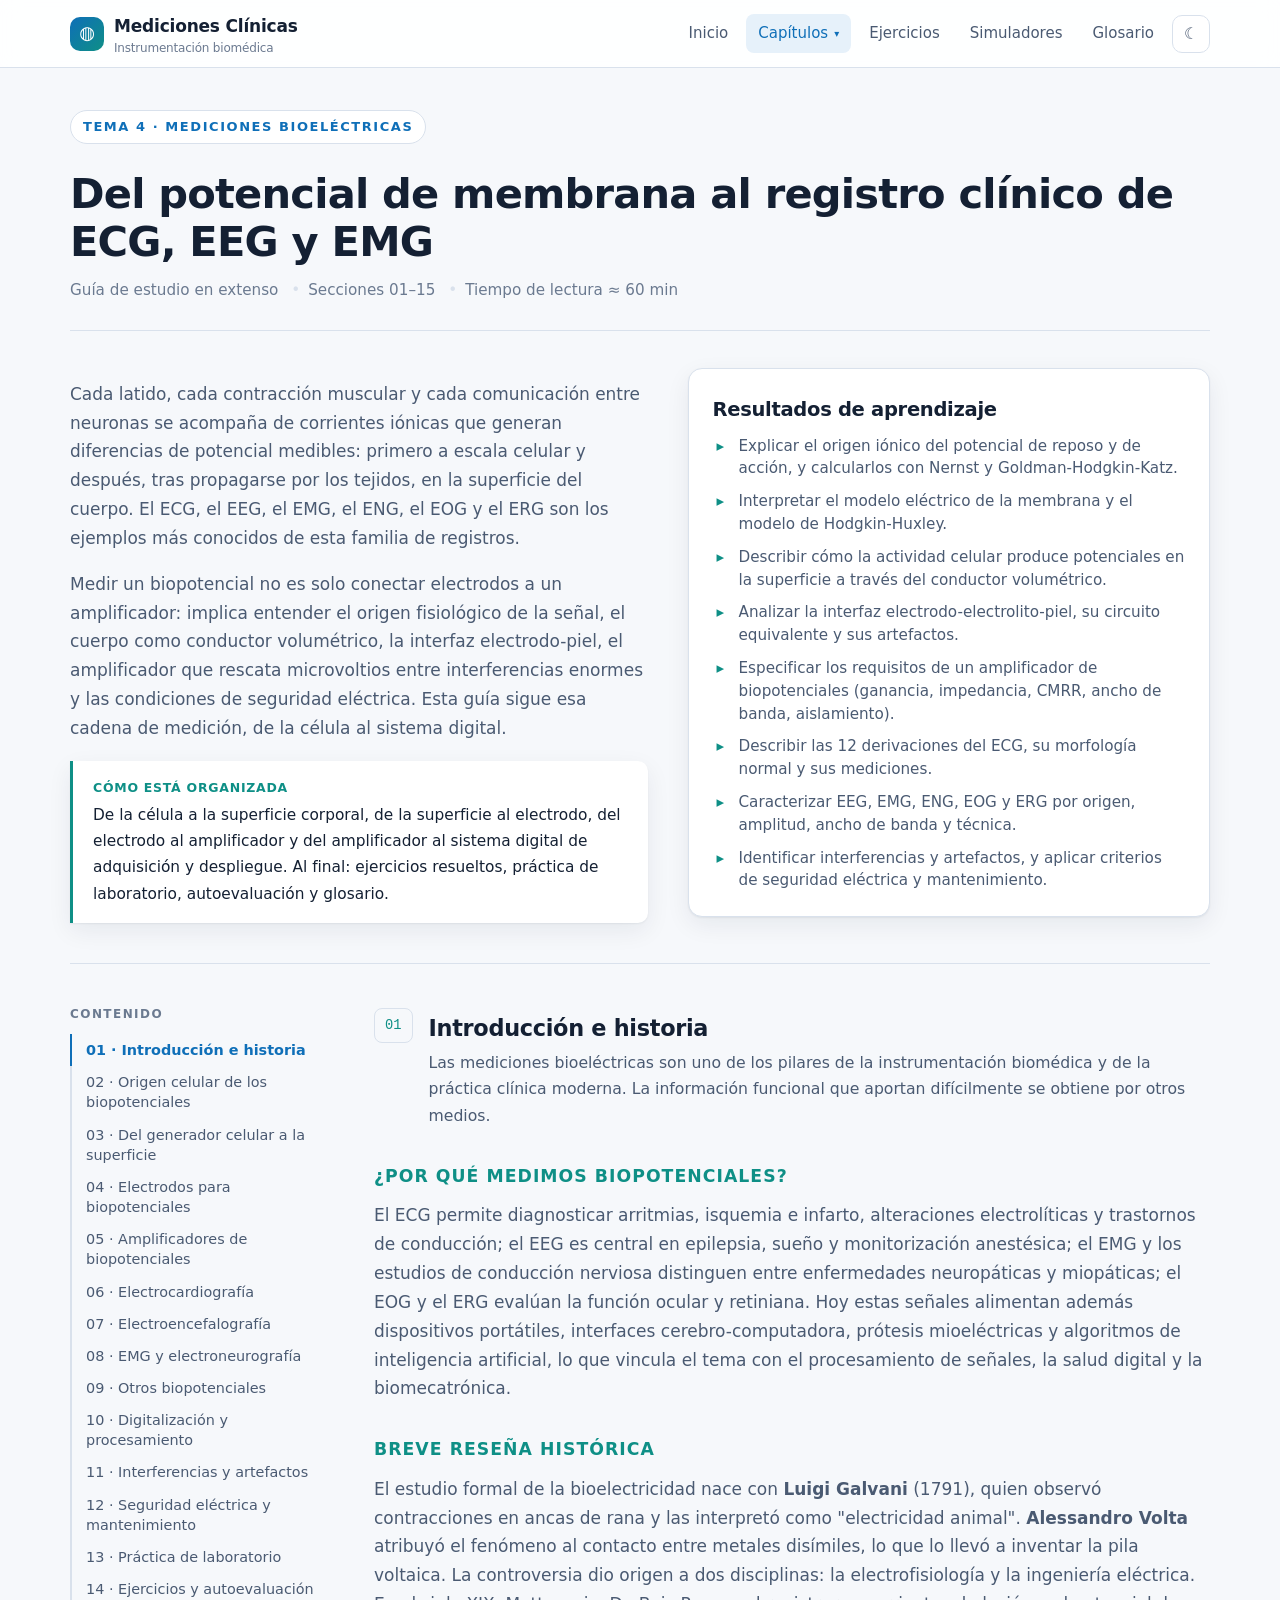
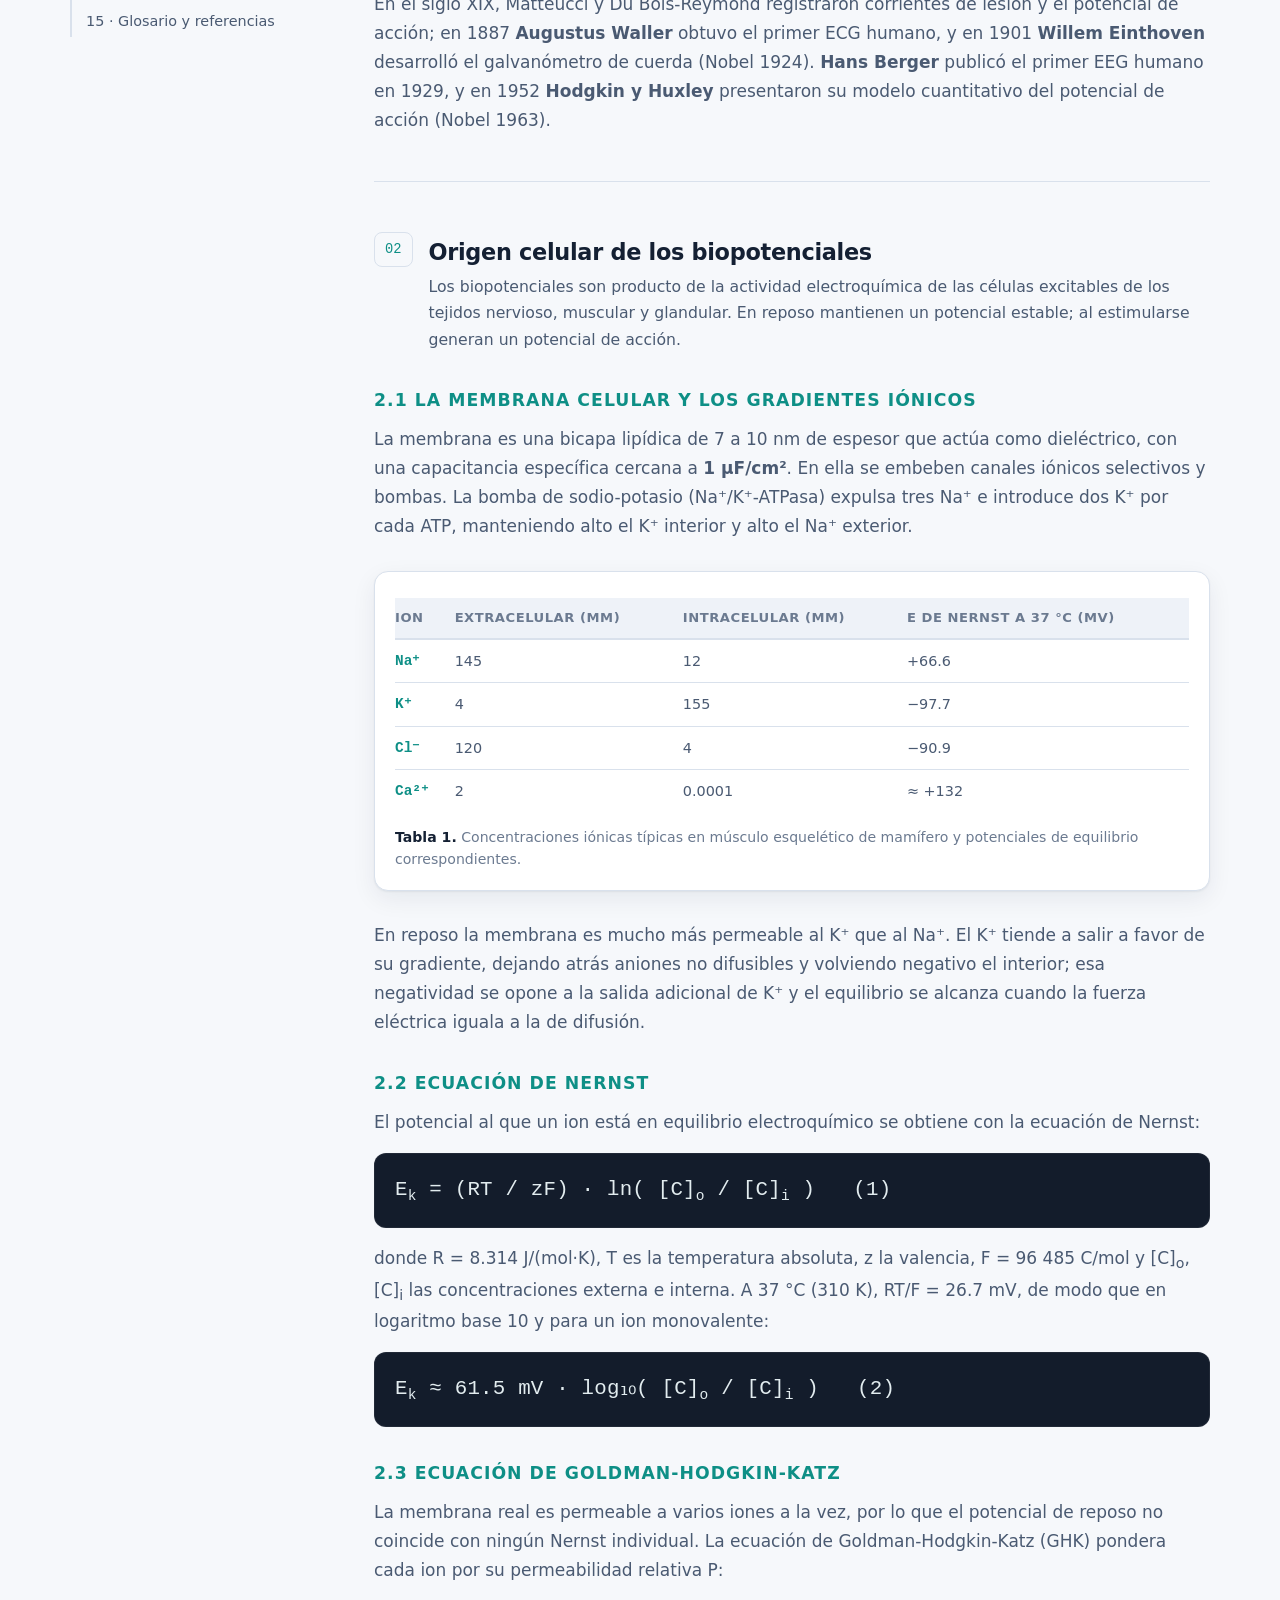
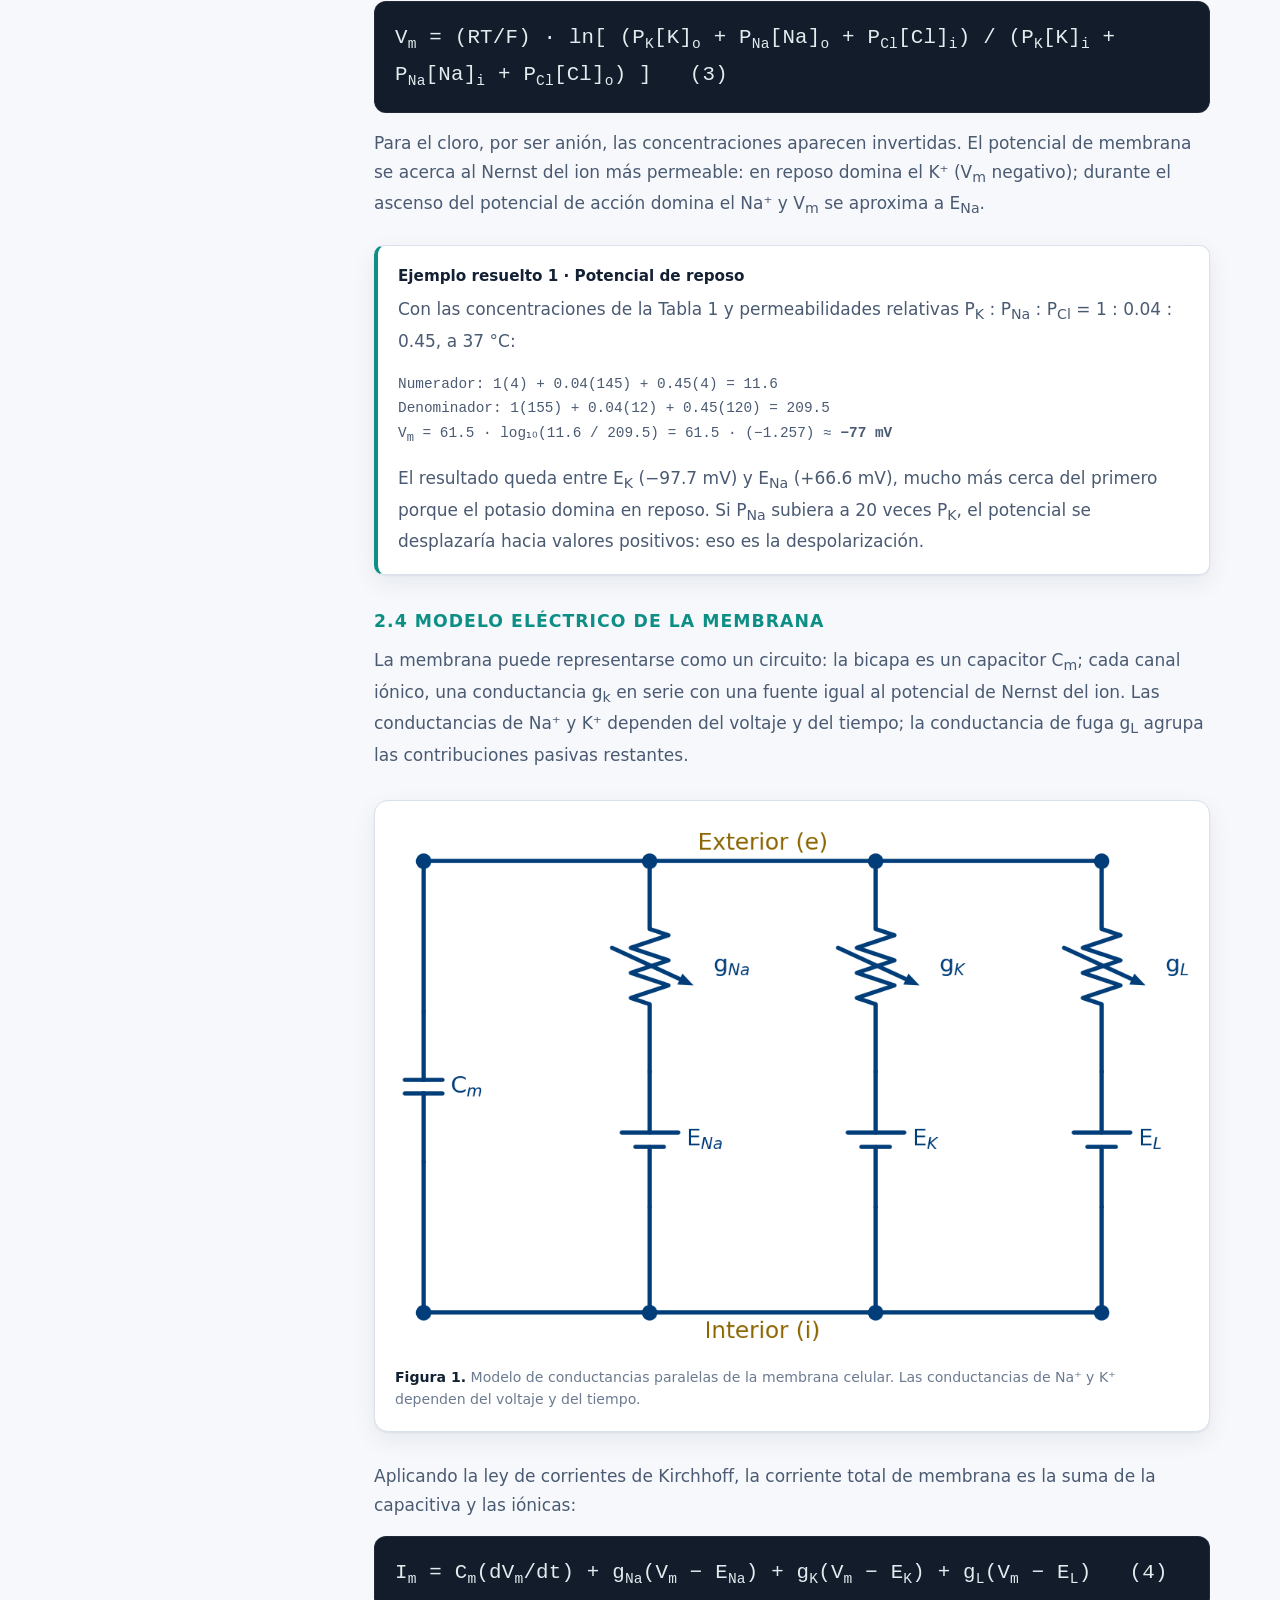
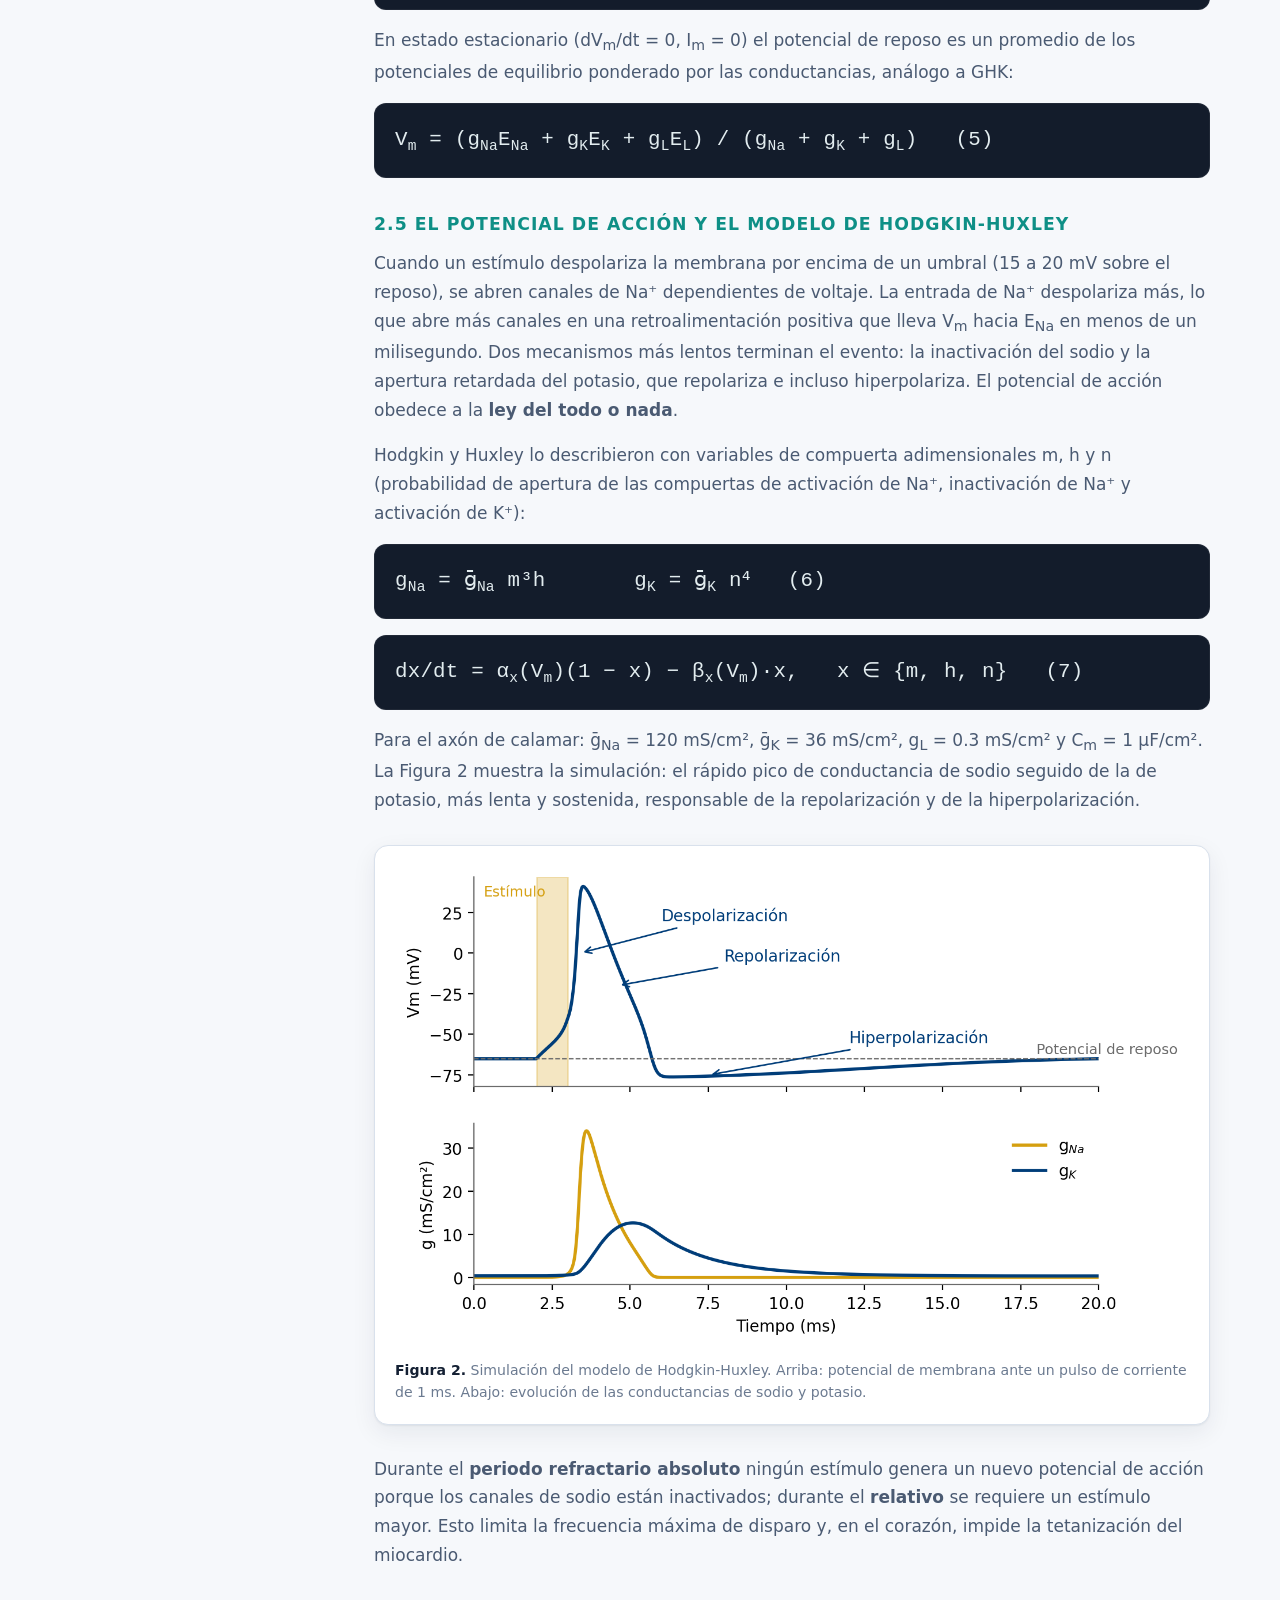
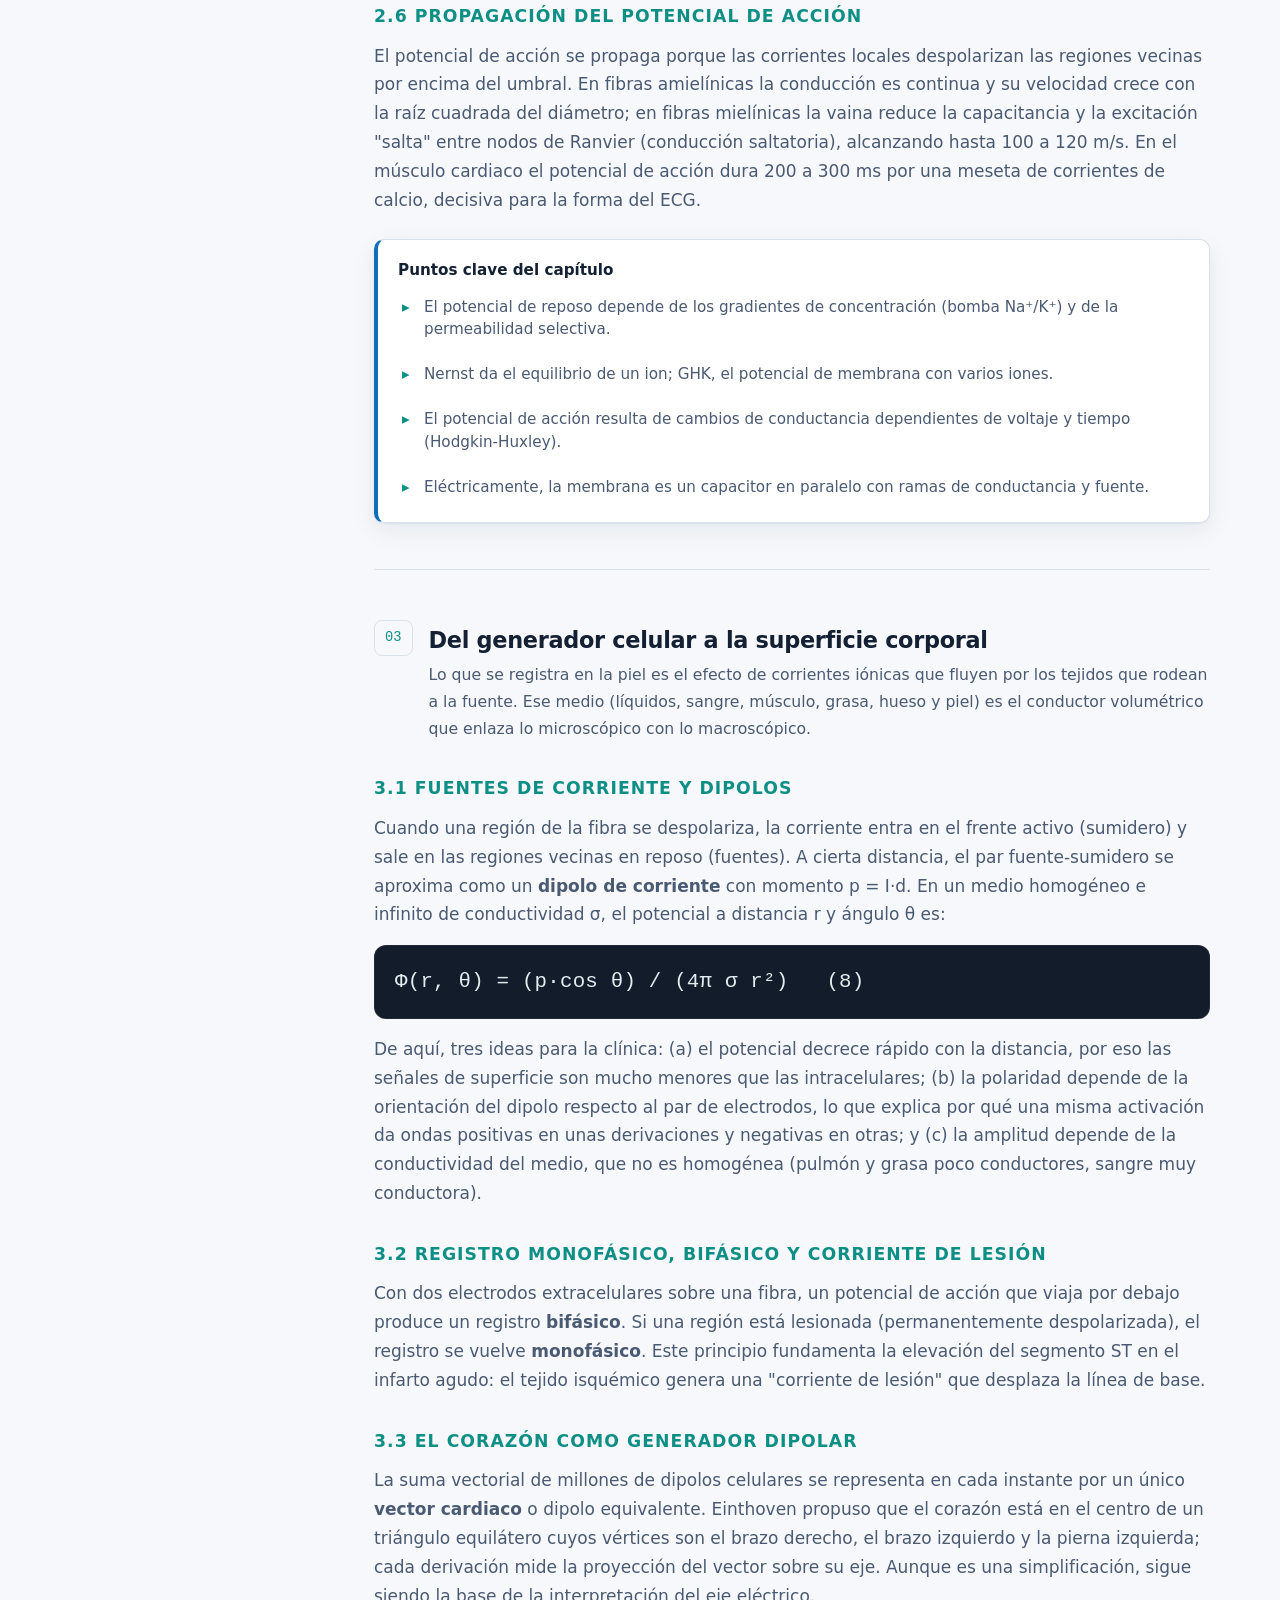
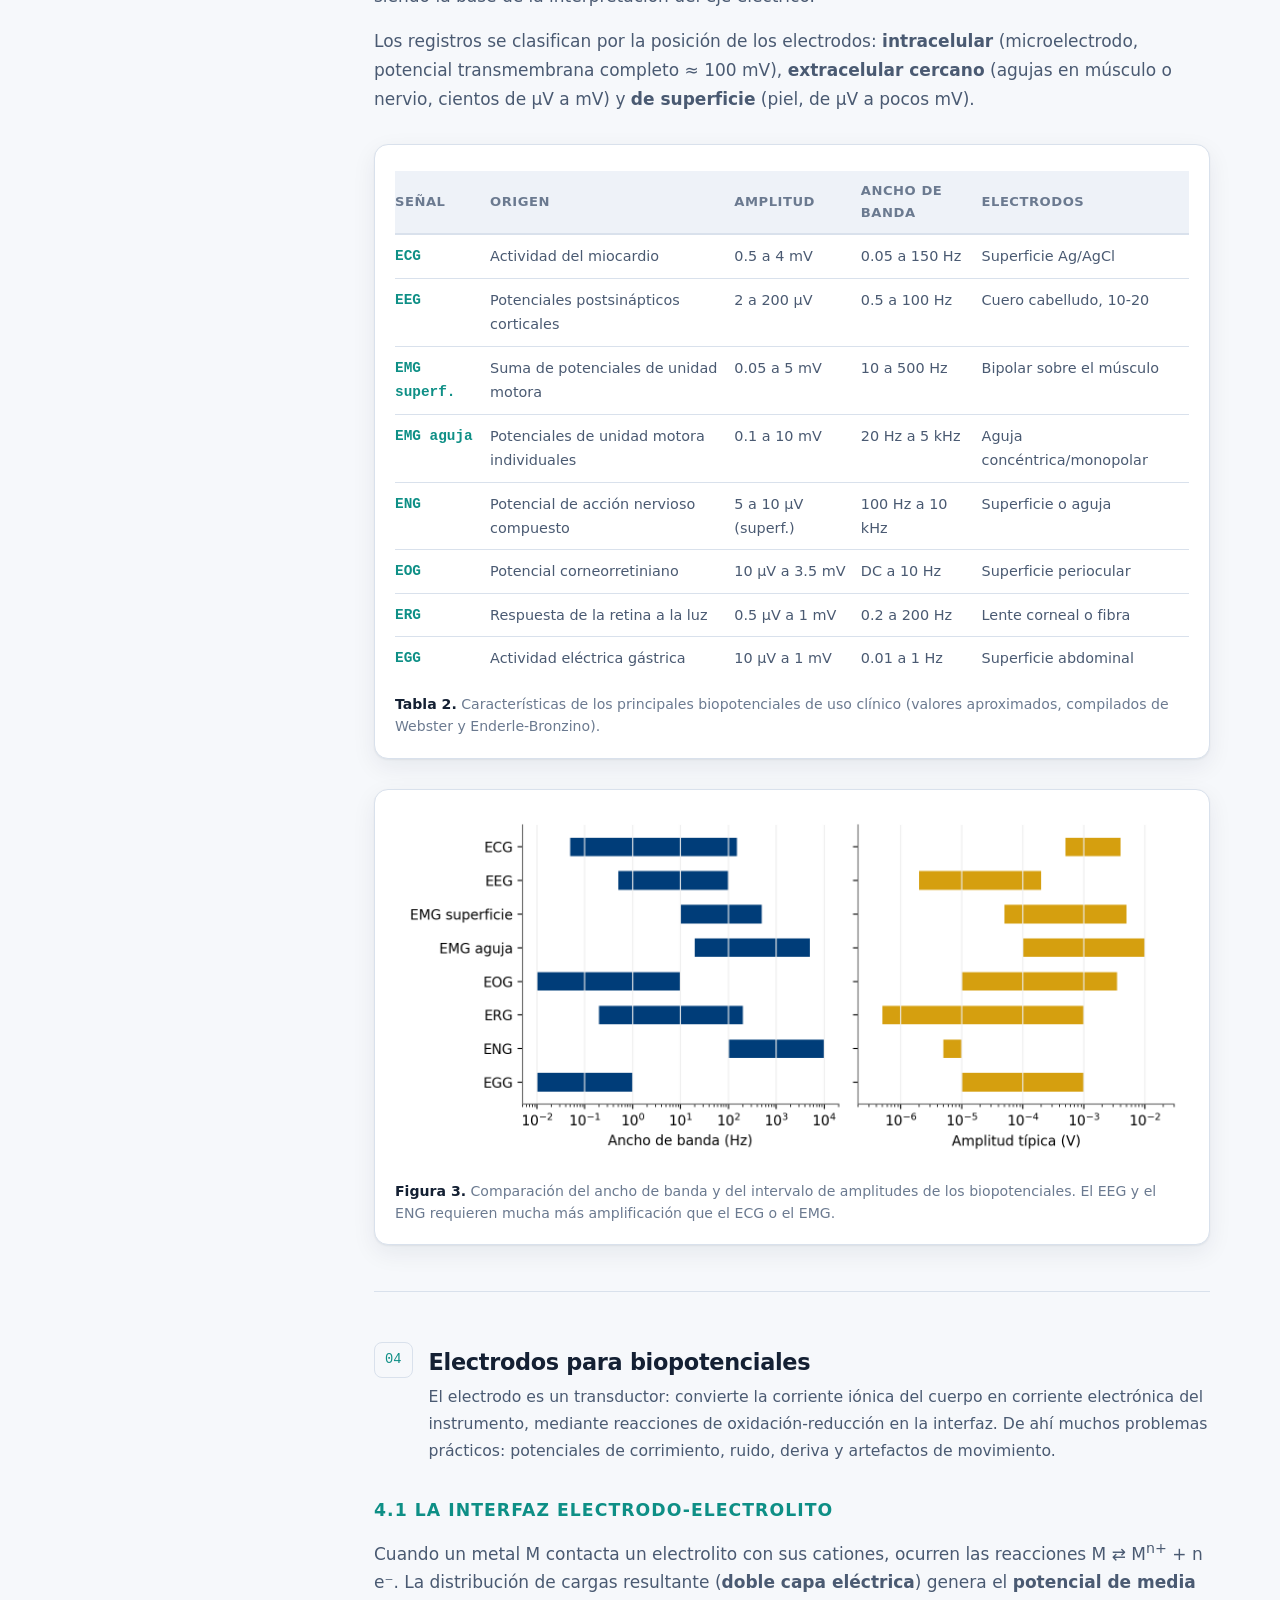
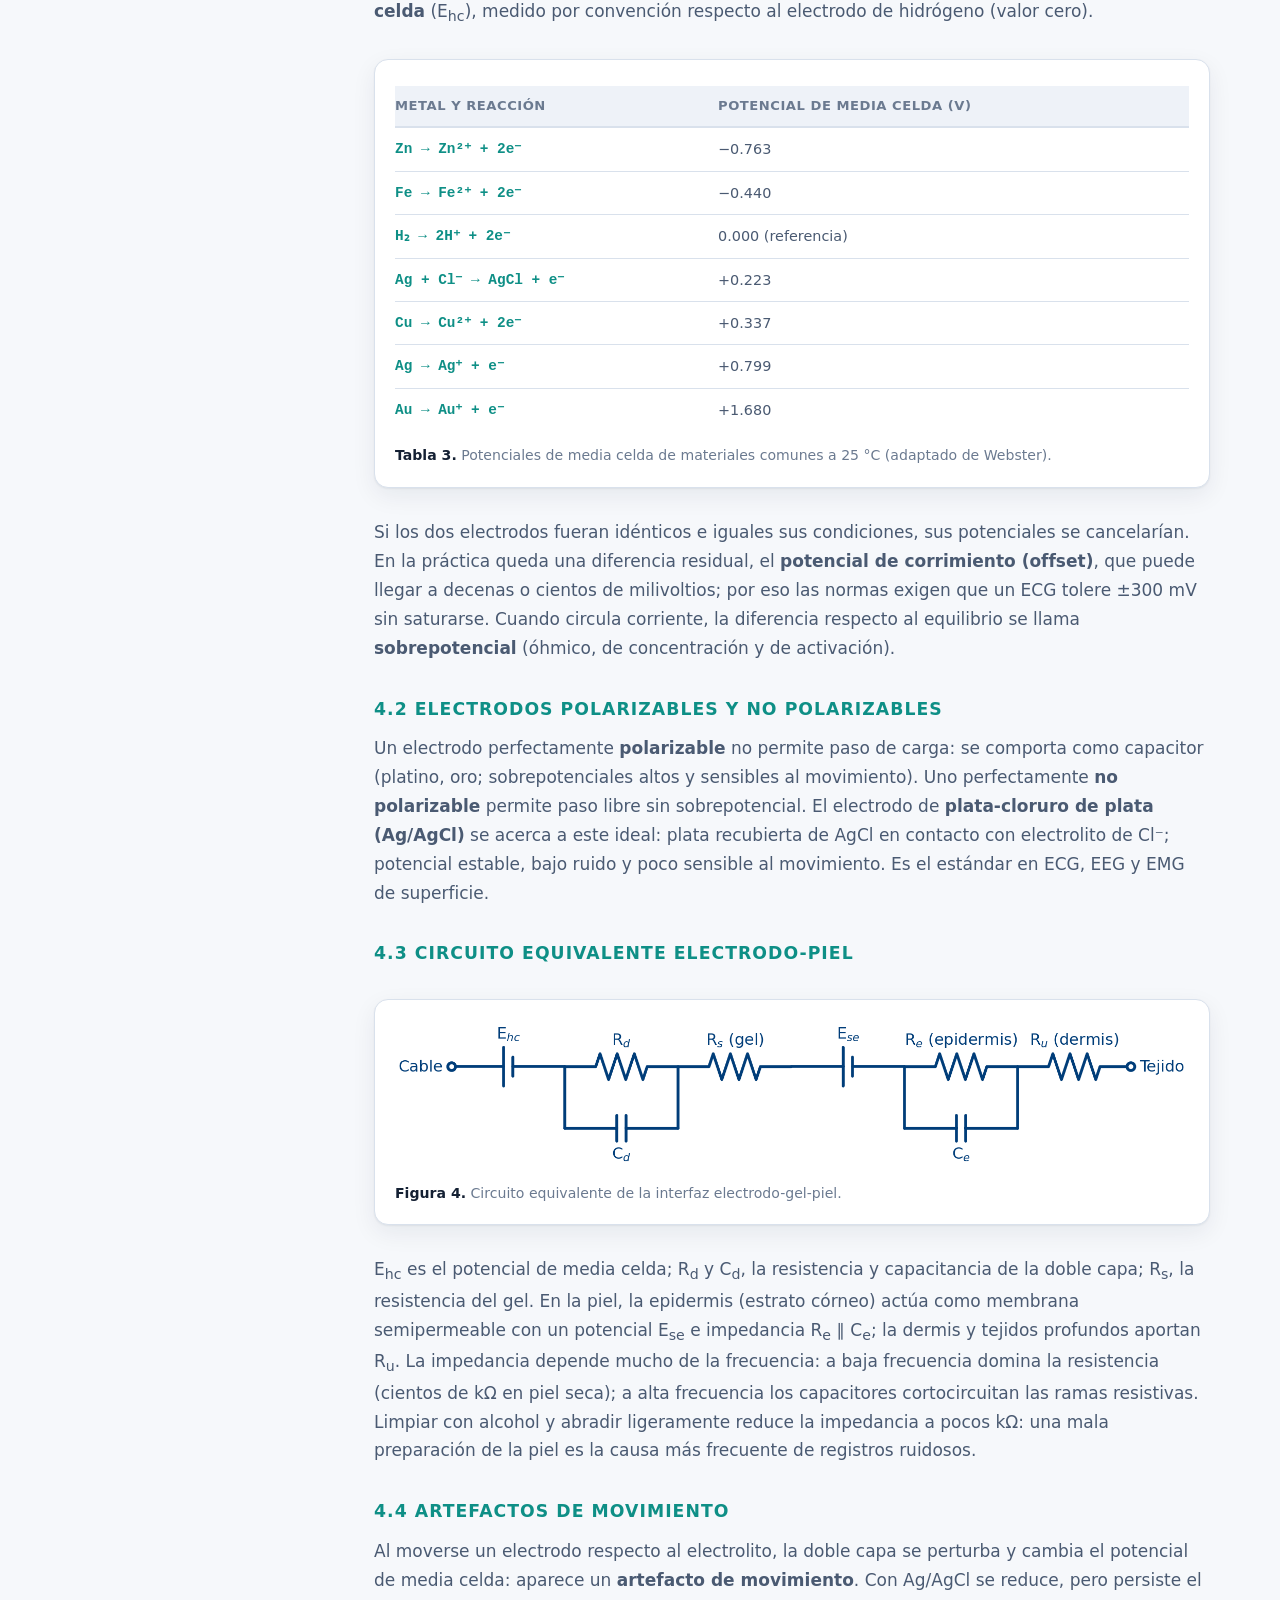
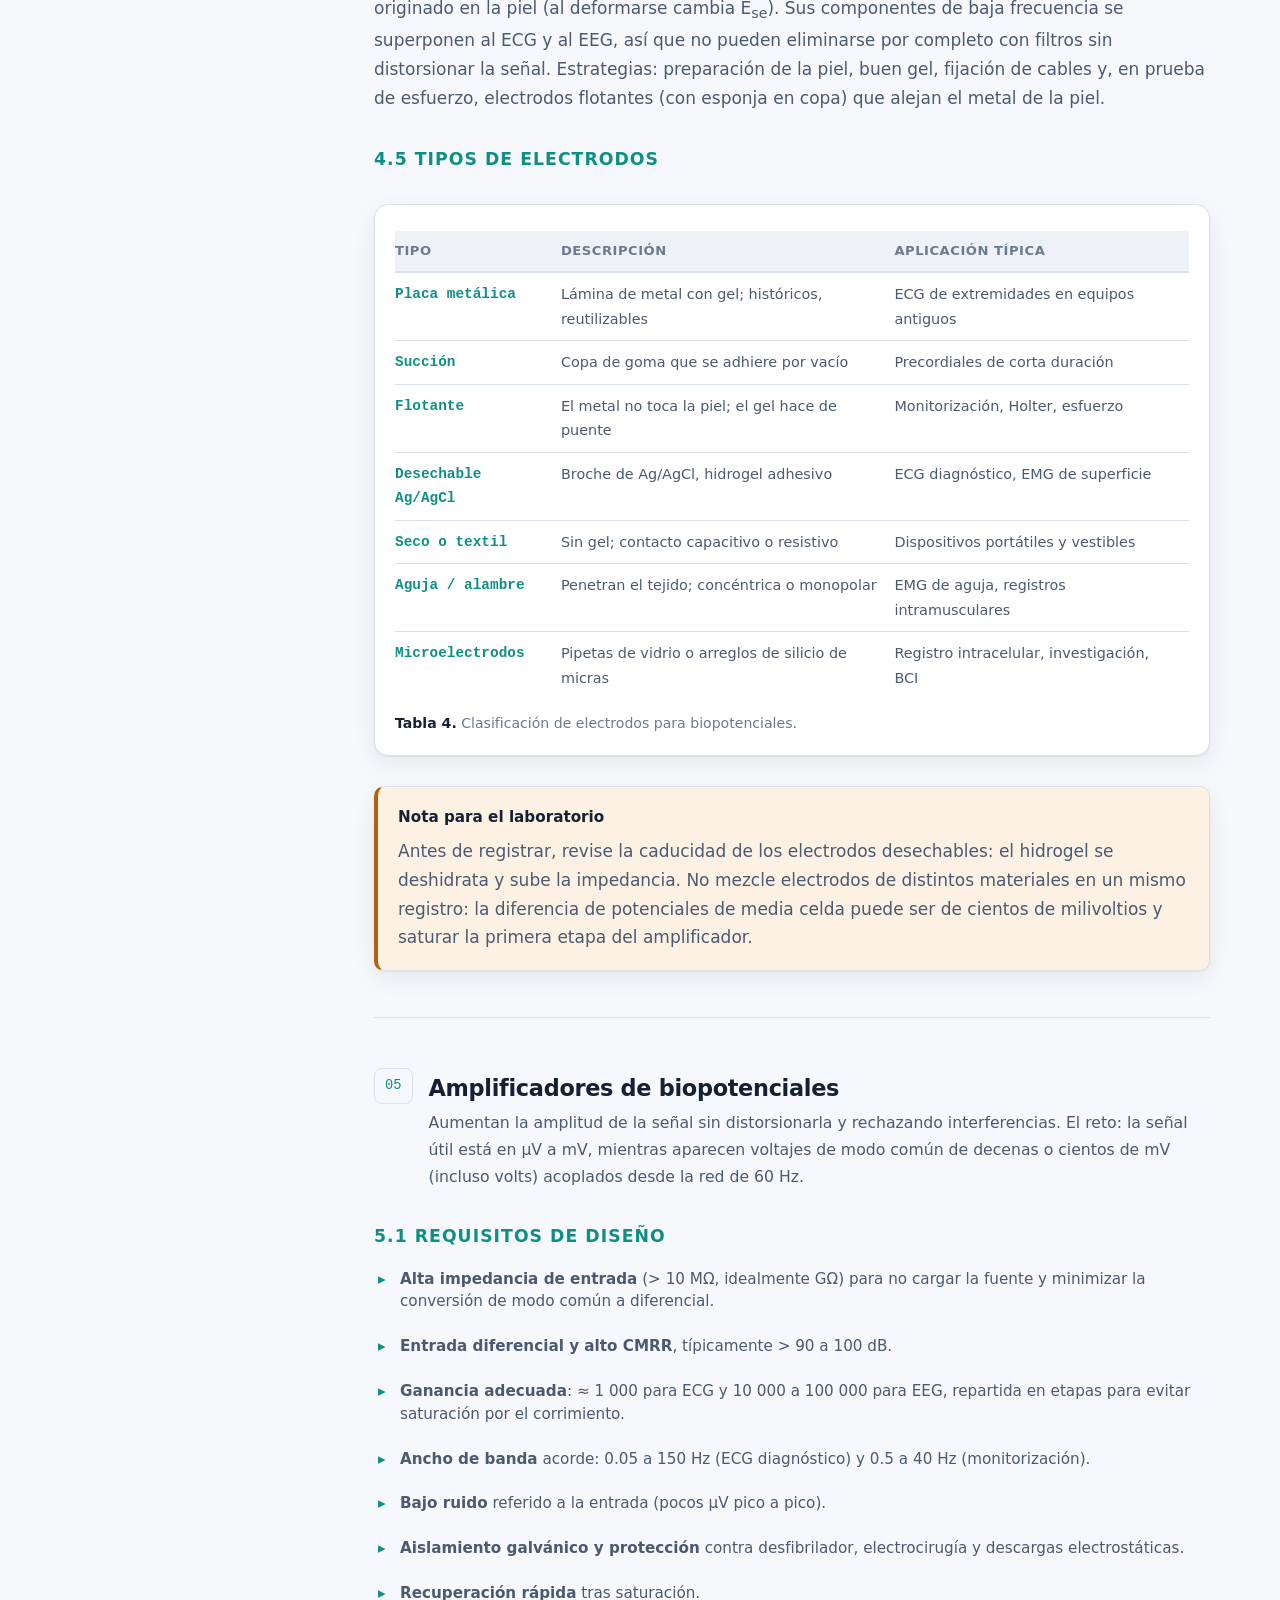
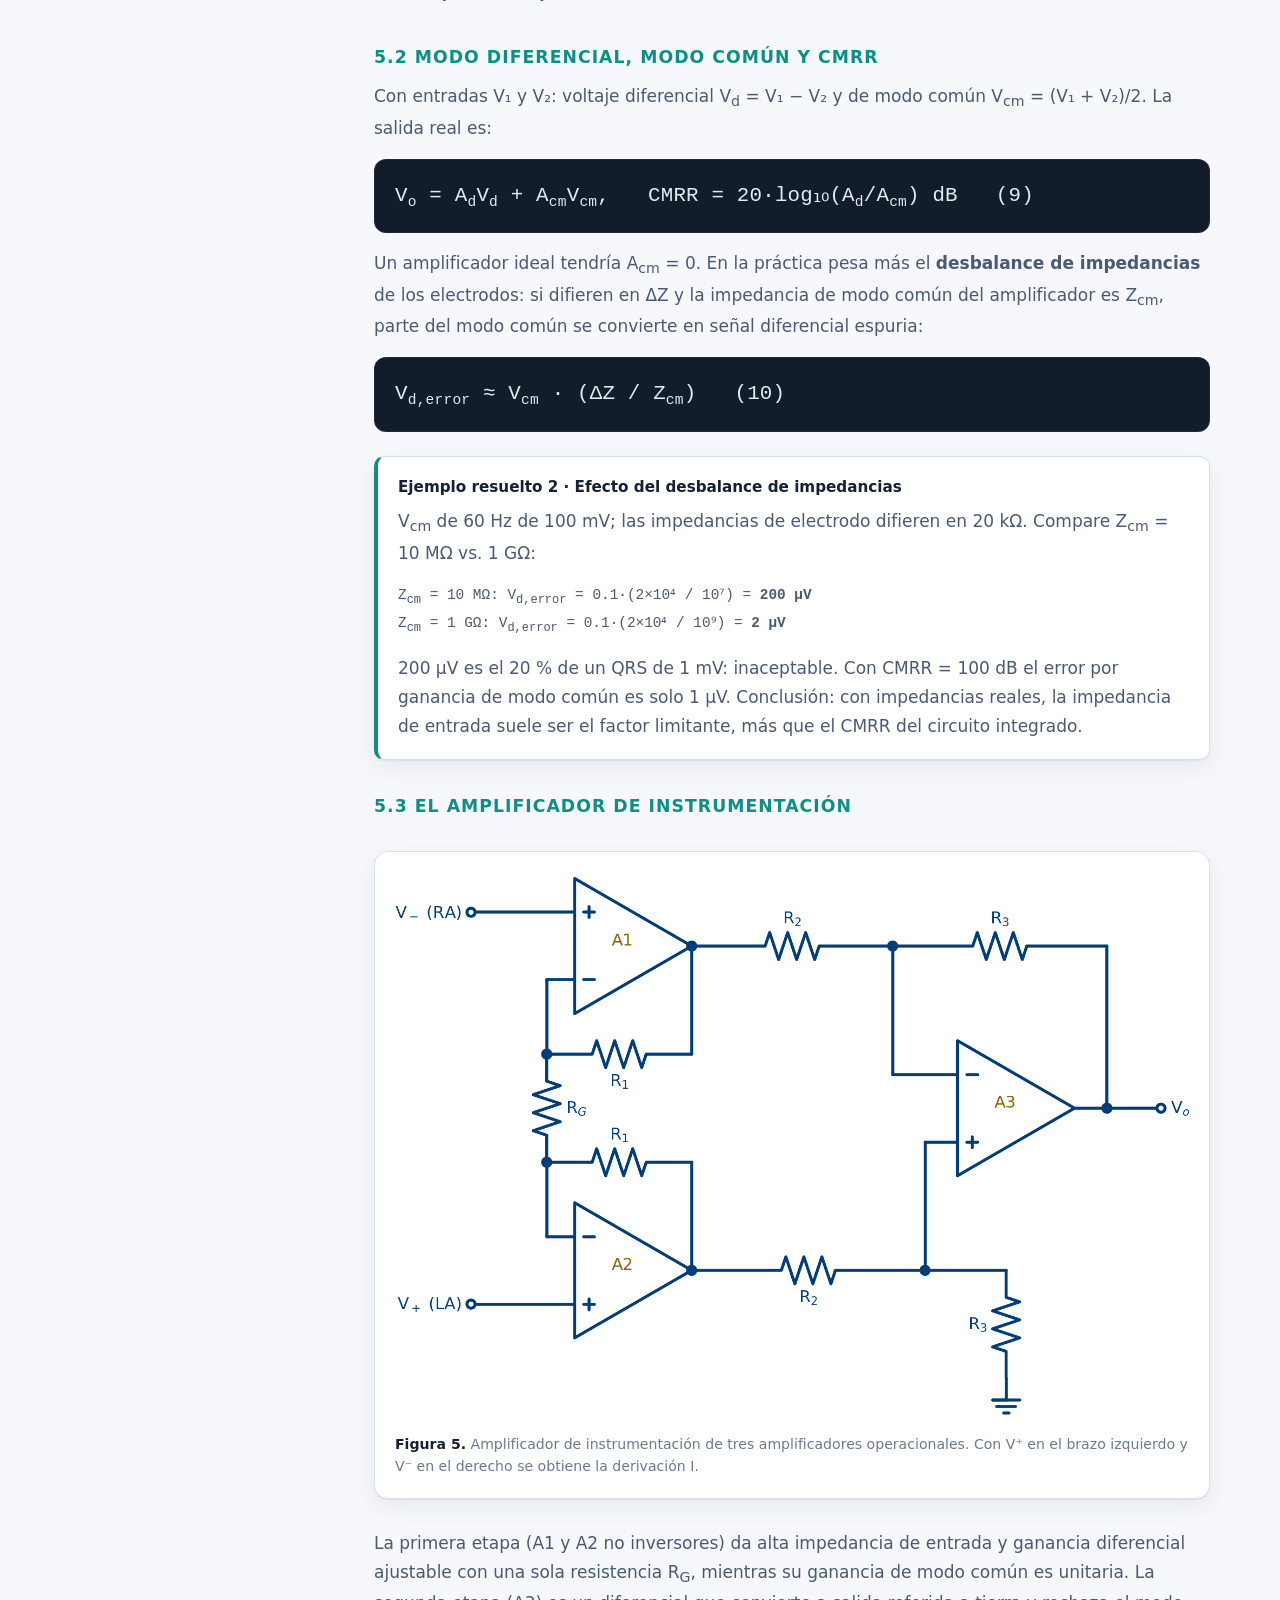
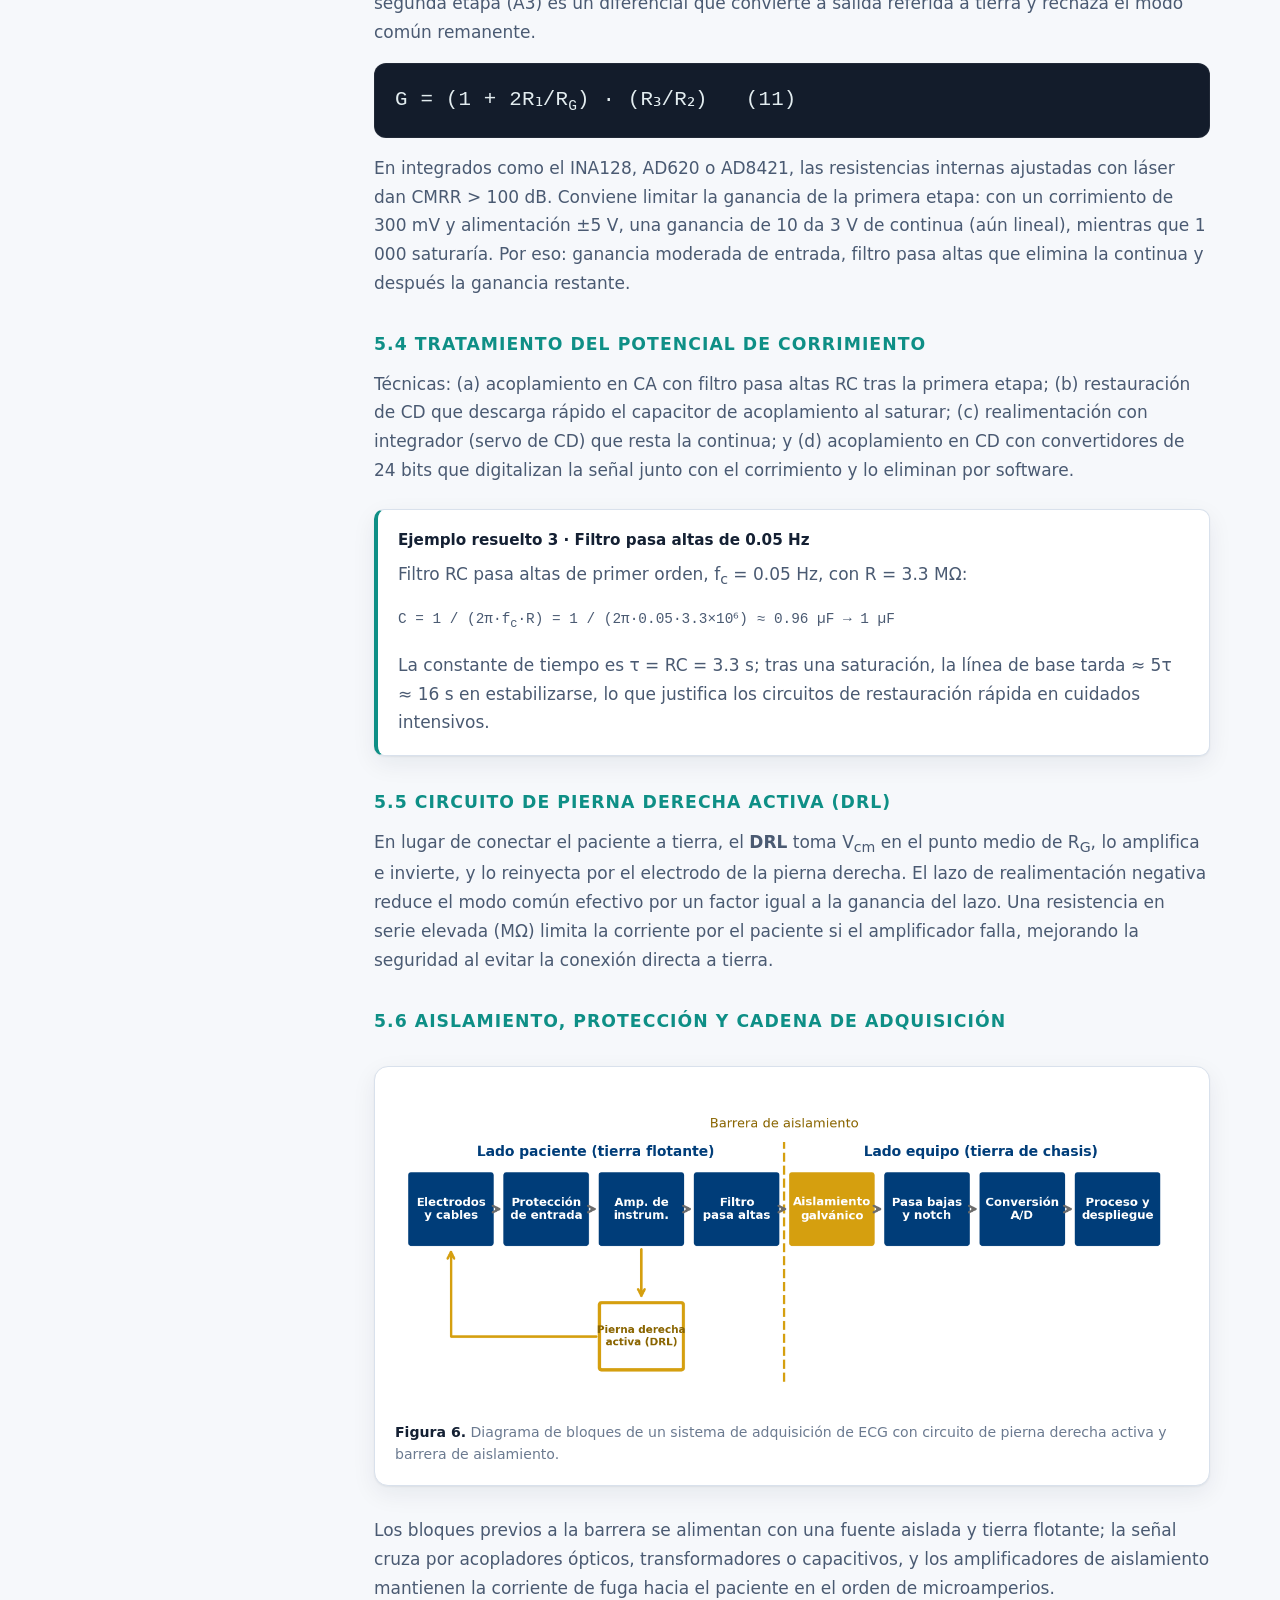
<file: tema4-bioelectricas.html>
<!DOCTYPE html>
<html lang="es" data-theme="light">
<head>
<meta charset="UTF-8">
<meta name="viewport" content="width=device-width, initial-scale=1">
<title>Tema 4 · Mediciones bioeléctricas</title>
<meta name="description" content="Mediciones bioeléctricas: del potencial de membrana (Nernst, GHK, Hodgkin-Huxley) al registro clínico de ECG, EEG y EMG. Electrodos, amplificadores de biopotenciales, seguridad eléctrica, digitalización, artefactos y práctica de laboratorio.">
<link rel="stylesheet" href="assets/css/styles.css">
<link rel="icon" href="data:image/svg+xml,<svg xmlns='http://www.w3.org/2000/svg' viewBox='0 0 100 100'><text y='.9em' font-size='90'>🩺</text></svg>">
</head>
<body>
<div id="progress"></div>

<header class="topbar">
  <div class="topbar-inner">
    <a class="brand" href="index.html">
      <span class="brand-mark">◍</span>
      <span class="brand-text">Mediciones Clínicas<small>Instrumentación biomédica</small></span>
    </a>
    <button class="icon-btn nav-toggle" id="navToggle" aria-expanded="false" aria-label="Abrir menú">☰</button>
    <nav class="nav-links" id="navLinks">
      <a href="index.html">Inicio</a>
      <div class="nav-drop">
        <button type="button" class="nav-drop-btn active" aria-expanded="false" aria-haspopup="true">
          Capítulos<span class="caret" aria-hidden="true">▾</span>
        </button>
        <div class="nav-menu">
          <a href="bioinstrumentacion.html">Capítulo 0<small>Bioinstrumentación · 9.1 y 9.2</small></a>
          <a href="capitulo-01.html">Capítulo 1<small>Conceptos básicos de instrumentación médica</small></a>
          <a href="tema2-ph.html">Tema 2<small>Transductores químicos y pH</small></a>
          <a class="active" href="tema4-bioelectricas.html">Tema 4<small>Mediciones bioeléctricas</small></a>
        </div>
      </div>
      <a href="ejercicios.html">Ejercicios</a>
      <a href="simuladores.html">Simuladores</a>
      <a href="glosario.html">Glosario</a>
      <button class="icon-btn" id="themeBtn" aria-label="Cambiar tema">☾</button>
    </nav>
  </div>
</header>

<div class="wrap">
  <div class="doc-head">
    <span class="eyebrow">Tema 4 · Mediciones bioeléctricas</span>
    <h1>Del potencial de membrana al registro clínico de ECG, EEG y EMG</h1>
    <div class="meta">
      <span>Guía de estudio en extenso</span>
      <span>Secciones 01–15</span>
      <span>Tiempo de lectura ≈ 60 min</span>
    </div>
  </div>
</div>

<div class="wrap">
  <div class="ph-intro">
    <div>
      <p class="ph-lede">Cada latido, cada contracción muscular y cada comunicación entre neuronas se acompaña de corrientes iónicas que generan diferencias de potencial medibles: primero a escala celular y después, tras propagarse por los tejidos, en la superficie del cuerpo. El ECG, el EEG, el EMG, el ENG, el EOG y el ERG son los ejemplos más conocidos de esta familia de registros.</p>
      <p style="color:var(--text-soft);">Medir un biopotencial no es solo conectar electrodos a un amplificador: implica entender el origen fisiológico de la señal, el cuerpo como conductor volumétrico, la interfaz electrodo-piel, el amplificador que rescata microvoltios entre interferencias enormes y las condiciones de seguridad eléctrica. Esta guía sigue esa cadena de medición, de la célula al sistema digital.</p>
      <div class="ph-obj">
        <div class="ph-obj-label">Cómo está organizada</div>
        <p>De la célula a la superficie corporal, de la superficie al electrodo, del electrodo al amplificador y del amplificador al sistema digital de adquisición y despliegue. Al final: ejercicios resueltos, práctica de laboratorio, autoevaluación y glosario.</p>
      </div>
    </div>

    <div class="card">
      <h3 style="margin-top:0">Resultados de aprendizaje</h3>
      <ul class="be-list">
        <li>Explicar el origen iónico del potencial de reposo y de acción, y calcularlos con Nernst y Goldman-Hodgkin-Katz.</li>
        <li>Interpretar el modelo eléctrico de la membrana y el modelo de Hodgkin-Huxley.</li>
        <li>Describir cómo la actividad celular produce potenciales en la superficie a través del conductor volumétrico.</li>
        <li>Analizar la interfaz electrodo-electrolito-piel, su circuito equivalente y sus artefactos.</li>
        <li>Especificar los requisitos de un amplificador de biopotenciales (ganancia, impedancia, CMRR, ancho de banda, aislamiento).</li>
        <li>Describir las 12 derivaciones del ECG, su morfología normal y sus mediciones.</li>
        <li>Caracterizar EEG, EMG, ENG, EOG y ERG por origen, amplitud, ancho de banda y técnica.</li>
        <li>Identificar interferencias y artefactos, y aplicar criterios de seguridad eléctrica y mantenimiento.</li>
      </ul>
    </div>
  </div>
</div>

<div class="wrap">
<div class="doc">

  <aside class="toc">
    <h4>Contenido</h4>
    <ol>
      <li><a href="#intro">01 · Introducción e historia</a></li>
      <li><a href="#celular">02 · Origen celular de los biopotenciales</a></li>
      <li><a href="#superficie">03 · Del generador celular a la superficie</a></li>
      <li><a href="#electrodos">04 · Electrodos para biopotenciales</a></li>
      <li><a href="#amplificadores">05 · Amplificadores de biopotenciales</a></li>
      <li><a href="#ecg">06 · Electrocardiografía</a></li>
      <li><a href="#eeg">07 · Electroencefalografía</a></li>
      <li><a href="#emg">08 · EMG y electroneurografía</a></li>
      <li><a href="#otros">09 · Otros biopotenciales</a></li>
      <li><a href="#digital">10 · Digitalización y procesamiento</a></li>
      <li><a href="#interferencias">11 · Interferencias y artefactos</a></li>
      <li><a href="#seguridad">12 · Seguridad eléctrica y mantenimiento</a></li>
      <li><a href="#practica">13 · Práctica de laboratorio</a></li>
      <li><a href="#ejercicios">14 · Ejercicios y autoevaluación</a></li>
      <li><a href="#glosario">15 · Glosario y referencias</a></li>
    </ol>
  </aside>

  <article>

  <!-- 01 INTRODUCCIÓN -->
  <section id="intro">
    <div class="ph-sec">
      <span class="ph-num">01</span>
      <div>
        <h2>Introducción e historia</h2>
        <p class="ph-sub">Las mediciones bioeléctricas son uno de los pilares de la instrumentación biomédica y de la práctica clínica moderna. La información funcional que aportan difícilmente se obtiene por otros medios.</p>
      </div>
    </div>

    <h3>¿Por qué medimos biopotenciales?</h3>
    <p>El ECG permite diagnosticar arritmias, isquemia e infarto, alteraciones electrolíticas y trastornos de conducción; el EEG es central en epilepsia, sueño y monitorización anestésica; el EMG y los estudios de conducción nerviosa distinguen entre enfermedades neuropáticas y miopáticas; el EOG y el ERG evalúan la función ocular y retiniana. Hoy estas señales alimentan además dispositivos portátiles, interfaces cerebro-computadora, prótesis mioeléctricas y algoritmos de inteligencia artificial, lo que vincula el tema con el procesamiento de señales, la salud digital y la biomecatrónica.</p>

    <h3>Breve reseña histórica</h3>
    <p>El estudio formal de la bioelectricidad nace con <b>Luigi Galvani</b> (1791), quien observó contracciones en ancas de rana y las interpretó como "electricidad animal". <b>Alessandro Volta</b> atribuyó el fenómeno al contacto entre metales disímiles, lo que lo llevó a inventar la pila voltaica. La controversia dio origen a dos disciplinas: la electrofisiología y la ingeniería eléctrica. En el siglo XIX, Matteucci y Du Bois-Reymond registraron corrientes de lesión y el potencial de acción; en 1887 <b>Augustus Waller</b> obtuvo el primer ECG humano, y en 1901 <b>Willem Einthoven</b> desarrolló el galvanómetro de cuerda (Nobel 1924). <b>Hans Berger</b> publicó el primer EEG humano en 1929, y en 1952 <b>Hodgkin y Huxley</b> presentaron su modelo cuantitativo del potencial de acción (Nobel 1963).</p>
  </section>

  <hr class="rule">

  <!-- 02 ORIGEN CELULAR -->
  <section id="celular">
    <div class="ph-sec">
      <span class="ph-num">02</span>
      <div>
        <h2>Origen celular de los biopotenciales</h2>
        <p class="ph-sub">Los biopotenciales son producto de la actividad electroquímica de las células excitables de los tejidos nervioso, muscular y glandular. En reposo mantienen un potencial estable; al estimularse generan un potencial de acción.</p>
      </div>
    </div>

    <h3>2.1 La membrana celular y los gradientes iónicos</h3>
    <p>La membrana es una bicapa lipídica de 7 a 10 nm de espesor que actúa como dieléctrico, con una capacitancia específica cercana a <b>1 µF/cm²</b>. En ella se embeben canales iónicos selectivos y bombas. La bomba de sodio-potasio (Na⁺/K⁺-ATPasa) expulsa tres Na⁺ e introduce dos K⁺ por cada ATP, manteniendo alto el K⁺ interior y alto el Na⁺ exterior.</p>

    <div class="figure">
      <div class="ph-tbl-wrap">
        <table class="ph-tbl">
          <thead>
            <tr><th>Ion</th><th>Extracelular (mM)</th><th>Intracelular (mM)</th><th>E de Nernst a 37 °C (mV)</th></tr>
          </thead>
          <tbody>
            <tr><td>Na⁺</td><td>145</td><td>12</td><td>+66.6</td></tr>
            <tr><td>K⁺</td><td>4</td><td>155</td><td>−97.7</td></tr>
            <tr><td>Cl⁻</td><td>120</td><td>4</td><td>−90.9</td></tr>
            <tr><td>Ca²⁺</td><td>2</td><td>0.0001</td><td>≈ +132</td></tr>
          </tbody>
        </table>
      </div>
      <figcaption><b>Tabla 1.</b> Concentraciones iónicas típicas en músculo esquelético de mamífero y potenciales de equilibrio correspondientes.</figcaption>
    </div>

    <p>En reposo la membrana es mucho más permeable al K⁺ que al Na⁺. El K⁺ tiende a salir a favor de su gradiente, dejando atrás aniones no difusibles y volviendo negativo el interior; esa negatividad se opone a la salida adicional de K⁺ y el equilibrio se alcanza cuando la fuerza eléctrica iguala a la de difusión.</p>

    <h3>2.2 Ecuación de Nernst</h3>
    <p>El potencial al que un ion está en equilibrio electroquímico se obtiene con la ecuación de Nernst:</p>
    <div class="ph-eq"><div class="big">E<sub>k</sub> = (RT / zF) · ln( [C]<sub>o</sub> / [C]<sub>i</sub> )&nbsp;&nbsp;&nbsp;(1)</div></div>
    <p>donde R = 8.314 J/(mol·K), T es la temperatura absoluta, z la valencia, F = 96 485 C/mol y [C]<sub>o</sub>, [C]<sub>i</sub> las concentraciones externa e interna. A 37 °C (310 K), RT/F = 26.7 mV, de modo que en logaritmo base 10 y para un ion monovalente:</p>
    <div class="ph-eq"><div class="big">E<sub>k</sub> ≈ 61.5 mV · log₁₀( [C]<sub>o</sub> / [C]<sub>i</sub> )&nbsp;&nbsp;&nbsp;(2)</div></div>

    <h3>2.3 Ecuación de Goldman-Hodgkin-Katz</h3>
    <p>La membrana real es permeable a varios iones a la vez, por lo que el potencial de reposo no coincide con ningún Nernst individual. La ecuación de Goldman-Hodgkin-Katz (GHK) pondera cada ion por su permeabilidad relativa P:</p>
    <div class="ph-eq"><div class="big" style="white-space:normal">V<sub>m</sub> = (RT/F) · ln[ (P<sub>K</sub>[K]<sub>o</sub> + P<sub>Na</sub>[Na]<sub>o</sub> + P<sub>Cl</sub>[Cl]<sub>i</sub>) / (P<sub>K</sub>[K]<sub>i</sub> + P<sub>Na</sub>[Na]<sub>i</sub> + P<sub>Cl</sub>[Cl]<sub>o</sub>) ]&nbsp;&nbsp;&nbsp;(3)</div></div>
    <p>Para el cloro, por ser anión, las concentraciones aparecen invertidas. El potencial de membrana se acerca al Nernst del ion más permeable: en reposo domina el K⁺ (V<sub>m</sub> negativo); durante el ascenso del potencial de acción domina el Na⁺ y V<sub>m</sub> se aproxima a E<sub>Na</sub>.</p>

    <div class="callout tip">
      <div class="callout-title">Ejemplo resuelto 1 · Potencial de reposo</div>
      <p>Con las concentraciones de la Tabla 1 y permeabilidades relativas P<sub>K</sub> : P<sub>Na</sub> : P<sub>Cl</sub> = 1 : 0.04 : 0.45, a 37 °C:</p>
      <p style="font-family:var(--mono);font-size:.9rem;">Numerador: 1(4) + 0.04(145) + 0.45(4) = 11.6<br>
      Denominador: 1(155) + 0.04(12) + 0.45(120) = 209.5<br>
      V<sub>m</sub> = 61.5 · log₁₀(11.6 / 209.5) = 61.5 · (−1.257) ≈ <b>−77 mV</b></p>
      <p>El resultado queda entre E<sub>K</sub> (−97.7 mV) y E<sub>Na</sub> (+66.6 mV), mucho más cerca del primero porque el potasio domina en reposo. Si P<sub>Na</sub> subiera a 20 veces P<sub>K</sub>, el potencial se desplazaría hacia valores positivos: eso es la despolarización.</p>
    </div>

    <h3>2.4 Modelo eléctrico de la membrana</h3>
    <p>La membrana puede representarse como un circuito: la bicapa es un capacitor C<sub>m</sub>; cada canal iónico, una conductancia g<sub>k</sub> en serie con una fuente igual al potencial de Nernst del ion. Las conductancias de Na⁺ y K⁺ dependen del voltaje y del tiempo; la conductancia de fuga g<sub>L</sub> agrupa las contribuciones pasivas restantes.</p>

    <div class="figure">
      <div class="fig-slot">
        <img class="fig-img" src="assets/img/tema4/fig01-modelo-membrana.png" alt="Modelo de conductancias paralelas de la membrana celular" loading="lazy" onerror="this.closest('.fig-slot').classList.add('missing')">
        <div class="fig-hint"><b>Imagen pendiente de subir</b><code>assets/img/tema4/fig01-modelo-membrana.png</code></div>
      </div>
      <figcaption><b>Figura 1.</b> Modelo de conductancias paralelas de la membrana celular. Las conductancias de Na⁺ y K⁺ dependen del voltaje y del tiempo.</figcaption>
    </div>

    <p>Aplicando la ley de corrientes de Kirchhoff, la corriente total de membrana es la suma de la capacitiva y las iónicas:</p>
    <div class="ph-eq"><div class="big" style="white-space:normal">I<sub>m</sub> = C<sub>m</sub>(dV<sub>m</sub>/dt) + g<sub>Na</sub>(V<sub>m</sub> − E<sub>Na</sub>) + g<sub>K</sub>(V<sub>m</sub> − E<sub>K</sub>) + g<sub>L</sub>(V<sub>m</sub> − E<sub>L</sub>)&nbsp;&nbsp;&nbsp;(4)</div></div>
    <p>En estado estacionario (dV<sub>m</sub>/dt = 0, I<sub>m</sub> = 0) el potencial de reposo es un promedio de los potenciales de equilibrio ponderado por las conductancias, análogo a GHK:</p>
    <div class="ph-eq"><div class="big" style="white-space:normal">V<sub>m</sub> = (g<sub>Na</sub>E<sub>Na</sub> + g<sub>K</sub>E<sub>K</sub> + g<sub>L</sub>E<sub>L</sub>) / (g<sub>Na</sub> + g<sub>K</sub> + g<sub>L</sub>)&nbsp;&nbsp;&nbsp;(5)</div></div>

    <h3>2.5 El potencial de acción y el modelo de Hodgkin-Huxley</h3>
    <p>Cuando un estímulo despolariza la membrana por encima de un umbral (15 a 20 mV sobre el reposo), se abren canales de Na⁺ dependientes de voltaje. La entrada de Na⁺ despolariza más, lo que abre más canales en una retroalimentación positiva que lleva V<sub>m</sub> hacia E<sub>Na</sub> en menos de un milisegundo. Dos mecanismos más lentos terminan el evento: la inactivación del sodio y la apertura retardada del potasio, que repolariza e incluso hiperpolariza. El potencial de acción obedece a la <b>ley del todo o nada</b>.</p>
    <p>Hodgkin y Huxley lo describieron con variables de compuerta adimensionales m, h y n (probabilidad de apertura de las compuertas de activación de Na⁺, inactivación de Na⁺ y activación de K⁺):</p>
    <div class="ph-eq"><div class="big">g<sub>Na</sub> = ḡ<sub>Na</sub> m³h&nbsp;&nbsp;&nbsp;&nbsp;&nbsp;&nbsp;&nbsp;g<sub>K</sub> = ḡ<sub>K</sub> n⁴&nbsp;&nbsp;&nbsp;(6)</div></div>
    <div class="ph-eq"><div class="big" style="white-space:normal">dx/dt = α<sub>x</sub>(V<sub>m</sub>)(1 − x) − β<sub>x</sub>(V<sub>m</sub>)·x,&nbsp;&nbsp;&nbsp;x ∈ {m, h, n}&nbsp;&nbsp;&nbsp;(7)</div></div>
    <p>Para el axón de calamar: ḡ<sub>Na</sub> = 120 mS/cm², ḡ<sub>K</sub> = 36 mS/cm², g<sub>L</sub> = 0.3 mS/cm² y C<sub>m</sub> = 1 µF/cm². La Figura 2 muestra la simulación: el rápido pico de conductancia de sodio seguido de la de potasio, más lenta y sostenida, responsable de la repolarización y de la hiperpolarización.</p>

    <div class="figure">
      <div class="fig-slot">
        <img class="fig-img" src="assets/img/tema4/fig02-hodgkin-huxley.png" alt="Simulación del modelo de Hodgkin-Huxley: potencial de membrana y conductancias de sodio y potasio" loading="lazy" onerror="this.closest('.fig-slot').classList.add('missing')">
        <div class="fig-hint"><b>Imagen pendiente de subir</b><code>assets/img/tema4/fig02-hodgkin-huxley.png</code></div>
      </div>
      <figcaption><b>Figura 2.</b> Simulación del modelo de Hodgkin-Huxley. Arriba: potencial de membrana ante un pulso de corriente de 1 ms. Abajo: evolución de las conductancias de sodio y potasio.</figcaption>
    </div>

    <p>Durante el <b>periodo refractario absoluto</b> ningún estímulo genera un nuevo potencial de acción porque los canales de sodio están inactivados; durante el <b>relativo</b> se requiere un estímulo mayor. Esto limita la frecuencia máxima de disparo y, en el corazón, impide la tetanización del miocardio.</p>

    <h3>2.6 Propagación del potencial de acción</h3>
    <p>El potencial de acción se propaga porque las corrientes locales despolarizan las regiones vecinas por encima del umbral. En fibras amielínicas la conducción es continua y su velocidad crece con la raíz cuadrada del diámetro; en fibras mielínicas la vaina reduce la capacitancia y la excitación "salta" entre nodos de Ranvier (conducción saltatoria), alcanzando hasta 100 a 120 m/s. En el músculo cardiaco el potencial de acción dura 200 a 300 ms por una meseta de corrientes de calcio, decisiva para la forma del ECG.</p>

    <div class="callout">
      <div class="callout-title">Puntos clave del capítulo</div>
      <ul class="be-list">
        <li>El potencial de reposo depende de los gradientes de concentración (bomba Na⁺/K⁺) y de la permeabilidad selectiva.</li>
        <li>Nernst da el equilibrio de un ion; GHK, el potencial de membrana con varios iones.</li>
        <li>El potencial de acción resulta de cambios de conductancia dependientes de voltaje y tiempo (Hodgkin-Huxley).</li>
        <li>Eléctricamente, la membrana es un capacitor en paralelo con ramas de conductancia y fuente.</li>
      </ul>
    </div>
  </section>

  <hr class="rule">

  <!-- 03 SUPERFICIE -->
  <section id="superficie">
    <div class="ph-sec">
      <span class="ph-num">03</span>
      <div>
        <h2>Del generador celular a la superficie corporal</h2>
        <p class="ph-sub">Lo que se registra en la piel es el efecto de corrientes iónicas que fluyen por los tejidos que rodean a la fuente. Ese medio (líquidos, sangre, músculo, grasa, hueso y piel) es el conductor volumétrico que enlaza lo microscópico con lo macroscópico.</p>
      </div>
    </div>

    <h3>3.1 Fuentes de corriente y dipolos</h3>
    <p>Cuando una región de la fibra se despolariza, la corriente entra en el frente activo (sumidero) y sale en las regiones vecinas en reposo (fuentes). A cierta distancia, el par fuente-sumidero se aproxima como un <b>dipolo de corriente</b> con momento p = I·d. En un medio homogéneo e infinito de conductividad σ, el potencial a distancia r y ángulo θ es:</p>
    <div class="ph-eq"><div class="big">Φ(r, θ) = (p·cos θ) / (4π σ r²)&nbsp;&nbsp;&nbsp;(8)</div></div>
    <p>De aquí, tres ideas para la clínica: (a) el potencial decrece rápido con la distancia, por eso las señales de superficie son mucho menores que las intracelulares; (b) la polaridad depende de la orientación del dipolo respecto al par de electrodos, lo que explica por qué una misma activación da ondas positivas en unas derivaciones y negativas en otras; y (c) la amplitud depende de la conductividad del medio, que no es homogénea (pulmón y grasa poco conductores, sangre muy conductora).</p>

    <h3>3.2 Registro monofásico, bifásico y corriente de lesión</h3>
    <p>Con dos electrodos extracelulares sobre una fibra, un potencial de acción que viaja por debajo produce un registro <b>bifásico</b>. Si una región está lesionada (permanentemente despolarizada), el registro se vuelve <b>monofásico</b>. Este principio fundamenta la elevación del segmento ST en el infarto agudo: el tejido isquémico genera una "corriente de lesión" que desplaza la línea de base.</p>

    <h3>3.3 El corazón como generador dipolar</h3>
    <p>La suma vectorial de millones de dipolos celulares se representa en cada instante por un único <b>vector cardiaco</b> o dipolo equivalente. Einthoven propuso que el corazón está en el centro de un triángulo equilátero cuyos vértices son el brazo derecho, el brazo izquierdo y la pierna izquierda; cada derivación mide la proyección del vector sobre su eje. Aunque es una simplificación, sigue siendo la base de la interpretación del eje eléctrico.</p>
    <p>Los registros se clasifican por la posición de los electrodos: <b>intracelular</b> (microelectrodo, potencial transmembrana completo ≈ 100 mV), <b>extracelular cercano</b> (agujas en músculo o nervio, cientos de µV a mV) y <b>de superficie</b> (piel, de µV a pocos mV).</p>

    <div class="figure">
      <div class="ph-tbl-wrap">
        <table class="ph-tbl">
          <thead>
            <tr><th>Señal</th><th>Origen</th><th>Amplitud</th><th>Ancho de banda</th><th>Electrodos</th></tr>
          </thead>
          <tbody>
            <tr><td>ECG</td><td>Actividad del miocardio</td><td>0.5 a 4 mV</td><td>0.05 a 150 Hz</td><td>Superficie Ag/AgCl</td></tr>
            <tr><td>EEG</td><td>Potenciales postsinápticos corticales</td><td>2 a 200 µV</td><td>0.5 a 100 Hz</td><td>Cuero cabelludo, 10-20</td></tr>
            <tr><td>EMG superf.</td><td>Suma de potenciales de unidad motora</td><td>0.05 a 5 mV</td><td>10 a 500 Hz</td><td>Bipolar sobre el músculo</td></tr>
            <tr><td>EMG aguja</td><td>Potenciales de unidad motora individuales</td><td>0.1 a 10 mV</td><td>20 Hz a 5 kHz</td><td>Aguja concéntrica/monopolar</td></tr>
            <tr><td>ENG</td><td>Potencial de acción nervioso compuesto</td><td>5 a 10 µV (superf.)</td><td>100 Hz a 10 kHz</td><td>Superficie o aguja</td></tr>
            <tr><td>EOG</td><td>Potencial corneorretiniano</td><td>10 µV a 3.5 mV</td><td>DC a 10 Hz</td><td>Superficie periocular</td></tr>
            <tr><td>ERG</td><td>Respuesta de la retina a la luz</td><td>0.5 µV a 1 mV</td><td>0.2 a 200 Hz</td><td>Lente corneal o fibra</td></tr>
            <tr><td>EGG</td><td>Actividad eléctrica gástrica</td><td>10 µV a 1 mV</td><td>0.01 a 1 Hz</td><td>Superficie abdominal</td></tr>
          </tbody>
        </table>
      </div>
      <figcaption><b>Tabla 2.</b> Características de los principales biopotenciales de uso clínico (valores aproximados, compilados de Webster y Enderle-Bronzino).</figcaption>
    </div>

    <div class="figure">
      <div class="fig-slot">
        <img class="fig-img" src="assets/img/tema4/fig03-espectro-biopotenciales.png" alt="Comparación del ancho de banda y del intervalo de amplitudes de los biopotenciales" loading="lazy" onerror="this.closest('.fig-slot').classList.add('missing')">
        <div class="fig-hint"><b>Imagen pendiente de subir</b><code>assets/img/tema4/fig03-espectro-biopotenciales.png</code></div>
      </div>
      <figcaption><b>Figura 3.</b> Comparación del ancho de banda y del intervalo de amplitudes de los biopotenciales. El EEG y el ENG requieren mucha más amplificación que el ECG o el EMG.</figcaption>
    </div>
  </section>

  <hr class="rule">

  <!-- 04 ELECTRODOS -->
  <section id="electrodos">
    <div class="ph-sec">
      <span class="ph-num">04</span>
      <div>
        <h2>Electrodos para biopotenciales</h2>
        <p class="ph-sub">El electrodo es un transductor: convierte la corriente iónica del cuerpo en corriente electrónica del instrumento, mediante reacciones de oxidación-reducción en la interfaz. De ahí muchos problemas prácticos: potenciales de corrimiento, ruido, deriva y artefactos de movimiento.</p>
      </div>
    </div>

    <h3>4.1 La interfaz electrodo-electrolito</h3>
    <p>Cuando un metal M contacta un electrolito con sus cationes, ocurren las reacciones M ⇄ M<sup>n+</sup> + n e⁻. La distribución de cargas resultante (<b>doble capa eléctrica</b>) genera el <b>potencial de media celda</b> (E<sub>hc</sub>), medido por convención respecto al electrodo de hidrógeno (valor cero).</p>

    <div class="figure">
      <div class="ph-tbl-wrap">
        <table class="ph-tbl">
          <thead><tr><th>Metal y reacción</th><th>Potencial de media celda (V)</th></tr></thead>
          <tbody>
            <tr><td>Zn → Zn²⁺ + 2e⁻</td><td>−0.763</td></tr>
            <tr><td>Fe → Fe²⁺ + 2e⁻</td><td>−0.440</td></tr>
            <tr><td>H₂ → 2H⁺ + 2e⁻</td><td>0.000 (referencia)</td></tr>
            <tr><td>Ag + Cl⁻ → AgCl + e⁻</td><td>+0.223</td></tr>
            <tr><td>Cu → Cu²⁺ + 2e⁻</td><td>+0.337</td></tr>
            <tr><td>Ag → Ag⁺ + e⁻</td><td>+0.799</td></tr>
            <tr><td>Au → Au⁺ + e⁻</td><td>+1.680</td></tr>
          </tbody>
        </table>
      </div>
      <figcaption><b>Tabla 3.</b> Potenciales de media celda de materiales comunes a 25 °C (adaptado de Webster).</figcaption>
    </div>

    <p>Si los dos electrodos fueran idénticos e iguales sus condiciones, sus potenciales se cancelarían. En la práctica queda una diferencia residual, el <b>potencial de corrimiento (offset)</b>, que puede llegar a decenas o cientos de milivoltios; por eso las normas exigen que un ECG tolere ±300 mV sin saturarse. Cuando circula corriente, la diferencia respecto al equilibrio se llama <b>sobrepotencial</b> (óhmico, de concentración y de activación).</p>

    <h3>4.2 Electrodos polarizables y no polarizables</h3>
    <p>Un electrodo perfectamente <b>polarizable</b> no permite paso de carga: se comporta como capacitor (platino, oro; sobrepotenciales altos y sensibles al movimiento). Uno perfectamente <b>no polarizable</b> permite paso libre sin sobrepotencial. El electrodo de <b>plata-cloruro de plata (Ag/AgCl)</b> se acerca a este ideal: plata recubierta de AgCl en contacto con electrolito de Cl⁻; potencial estable, bajo ruido y poco sensible al movimiento. Es el estándar en ECG, EEG y EMG de superficie.</p>

    <h3>4.3 Circuito equivalente electrodo-piel</h3>
    <div class="figure">
      <div class="fig-slot">
        <img class="fig-img" src="assets/img/tema4/fig04-circuito-electrodo-piel.png" alt="Circuito equivalente de la interfaz electrodo-gel-piel" loading="lazy" onerror="this.closest('.fig-slot').classList.add('missing')">
        <div class="fig-hint"><b>Imagen pendiente de subir</b><code>assets/img/tema4/fig04-circuito-electrodo-piel.png</code></div>
      </div>
      <figcaption><b>Figura 4.</b> Circuito equivalente de la interfaz electrodo-gel-piel.</figcaption>
    </div>
    <p>E<sub>hc</sub> es el potencial de media celda; R<sub>d</sub> y C<sub>d</sub>, la resistencia y capacitancia de la doble capa; R<sub>s</sub>, la resistencia del gel. En la piel, la epidermis (estrato córneo) actúa como membrana semipermeable con un potencial E<sub>se</sub> e impedancia R<sub>e</sub> ∥ C<sub>e</sub>; la dermis y tejidos profundos aportan R<sub>u</sub>. La impedancia depende mucho de la frecuencia: a baja frecuencia domina la resistencia (cientos de kΩ en piel seca); a alta frecuencia los capacitores cortocircuitan las ramas resistivas. Limpiar con alcohol y abradir ligeramente reduce la impedancia a pocos kΩ: una mala preparación de la piel es la causa más frecuente de registros ruidosos.</p>

    <h3>4.4 Artefactos de movimiento</h3>
    <p>Al moverse un electrodo respecto al electrolito, la doble capa se perturba y cambia el potencial de media celda: aparece un <b>artefacto de movimiento</b>. Con Ag/AgCl se reduce, pero persiste el originado en la piel (al deformarse cambia E<sub>se</sub>). Sus componentes de baja frecuencia se superponen al ECG y al EEG, así que no pueden eliminarse por completo con filtros sin distorsionar la señal. Estrategias: preparación de la piel, buen gel, fijación de cables y, en prueba de esfuerzo, electrodos flotantes (con esponja en copa) que alejan el metal de la piel.</p>

    <h3>4.5 Tipos de electrodos</h3>
    <div class="figure">
      <div class="ph-tbl-wrap">
        <table class="ph-tbl">
          <thead><tr><th>Tipo</th><th>Descripción</th><th>Aplicación típica</th></tr></thead>
          <tbody>
            <tr><td>Placa metálica</td><td>Lámina de metal con gel; históricos, reutilizables</td><td>ECG de extremidades en equipos antiguos</td></tr>
            <tr><td>Succión</td><td>Copa de goma que se adhiere por vacío</td><td>Precordiales de corta duración</td></tr>
            <tr><td>Flotante</td><td>El metal no toca la piel; el gel hace de puente</td><td>Monitorización, Holter, esfuerzo</td></tr>
            <tr><td>Desechable Ag/AgCl</td><td>Broche de Ag/AgCl, hidrogel adhesivo</td><td>ECG diagnóstico, EMG de superficie</td></tr>
            <tr><td>Seco o textil</td><td>Sin gel; contacto capacitivo o resistivo</td><td>Dispositivos portátiles y vestibles</td></tr>
            <tr><td>Aguja / alambre</td><td>Penetran el tejido; concéntrica o monopolar</td><td>EMG de aguja, registros intramusculares</td></tr>
            <tr><td>Microelectrodos</td><td>Pipetas de vidrio o arreglos de silicio de micras</td><td>Registro intracelular, investigación, BCI</td></tr>
          </tbody>
        </table>
      </div>
      <figcaption><b>Tabla 4.</b> Clasificación de electrodos para biopotenciales.</figcaption>
    </div>

    <div class="callout warn">
      <div class="callout-title">Nota para el laboratorio</div>
      <p>Antes de registrar, revise la caducidad de los electrodos desechables: el hidrogel se deshidrata y sube la impedancia. No mezcle electrodos de distintos materiales en un mismo registro: la diferencia de potenciales de media celda puede ser de cientos de milivoltios y saturar la primera etapa del amplificador.</p>
    </div>
  </section>

  <hr class="rule">

  <!-- 05 AMPLIFICADORES -->
  <section id="amplificadores">
    <div class="ph-sec">
      <span class="ph-num">05</span>
      <div>
        <h2>Amplificadores de biopotenciales</h2>
        <p class="ph-sub">Aumentan la amplitud de la señal sin distorsionarla y rechazando interferencias. El reto: la señal útil está en µV a mV, mientras aparecen voltajes de modo común de decenas o cientos de mV (incluso volts) acoplados desde la red de 60 Hz.</p>
      </div>
    </div>

    <h3>5.1 Requisitos de diseño</h3>
    <ul class="be-list">
      <li><b>Alta impedancia de entrada</b> (&gt; 10 MΩ, idealmente GΩ) para no cargar la fuente y minimizar la conversión de modo común a diferencial.</li>
      <li><b>Entrada diferencial y alto CMRR</b>, típicamente &gt; 90 a 100 dB.</li>
      <li><b>Ganancia adecuada</b>: ≈ 1 000 para ECG y 10 000 a 100 000 para EEG, repartida en etapas para evitar saturación por el corrimiento.</li>
      <li><b>Ancho de banda</b> acorde: 0.05 a 150 Hz (ECG diagnóstico) y 0.5 a 40 Hz (monitorización).</li>
      <li><b>Bajo ruido</b> referido a la entrada (pocos µV pico a pico).</li>
      <li><b>Aislamiento galvánico y protección</b> contra desfibrilador, electrocirugía y descargas electrostáticas.</li>
      <li><b>Recuperación rápida</b> tras saturación.</li>
    </ul>

    <h3>5.2 Modo diferencial, modo común y CMRR</h3>
    <p>Con entradas V₁ y V₂: voltaje diferencial V<sub>d</sub> = V₁ − V₂ y de modo común V<sub>cm</sub> = (V₁ + V₂)/2. La salida real es:</p>
    <div class="ph-eq"><div class="big" style="white-space:normal">V<sub>o</sub> = A<sub>d</sub>V<sub>d</sub> + A<sub>cm</sub>V<sub>cm</sub>,&nbsp;&nbsp;&nbsp;CMRR = 20·log₁₀(A<sub>d</sub>/A<sub>cm</sub>) dB&nbsp;&nbsp;&nbsp;(9)</div></div>
    <p>Un amplificador ideal tendría A<sub>cm</sub> = 0. En la práctica pesa más el <b>desbalance de impedancias</b> de los electrodos: si difieren en ΔZ y la impedancia de modo común del amplificador es Z<sub>cm</sub>, parte del modo común se convierte en señal diferencial espuria:</p>
    <div class="ph-eq"><div class="big">V<sub>d,error</sub> ≈ V<sub>cm</sub> · (ΔZ / Z<sub>cm</sub>)&nbsp;&nbsp;&nbsp;(10)</div></div>

    <div class="callout tip">
      <div class="callout-title">Ejemplo resuelto 2 · Efecto del desbalance de impedancias</div>
      <p>V<sub>cm</sub> de 60 Hz de 100 mV; las impedancias de electrodo difieren en 20 kΩ. Compare Z<sub>cm</sub> = 10 MΩ vs. 1 GΩ:</p>
      <p style="font-family:var(--mono);font-size:.9rem;">Z<sub>cm</sub> = 10 MΩ: V<sub>d,error</sub> = 0.1·(2×10⁴ / 10⁷) = <b>200 µV</b><br>
      Z<sub>cm</sub> = 1 GΩ: V<sub>d,error</sub> = 0.1·(2×10⁴ / 10⁹) = <b>2 µV</b></p>
      <p>200 µV es el 20 % de un QRS de 1 mV: inaceptable. Con CMRR = 100 dB el error por ganancia de modo común es solo 1 µV. Conclusión: con impedancias reales, la impedancia de entrada suele ser el factor limitante, más que el CMRR del circuito integrado.</p>
    </div>

    <h3>5.3 El amplificador de instrumentación</h3>
    <div class="figure">
      <div class="fig-slot">
        <img class="fig-img" src="assets/img/tema4/fig05-amplificador-instrumentacion.png" alt="Amplificador de instrumentación de tres amplificadores operacionales" loading="lazy" onerror="this.closest('.fig-slot').classList.add('missing')">
        <div class="fig-hint"><b>Imagen pendiente de subir</b><code>assets/img/tema4/fig05-amplificador-instrumentacion.png</code></div>
      </div>
      <figcaption><b>Figura 5.</b> Amplificador de instrumentación de tres amplificadores operacionales. Con V⁺ en el brazo izquierdo y V⁻ en el derecho se obtiene la derivación I.</figcaption>
    </div>
    <p>La primera etapa (A1 y A2 no inversores) da alta impedancia de entrada y ganancia diferencial ajustable con una sola resistencia R<sub>G</sub>, mientras su ganancia de modo común es unitaria. La segunda etapa (A3) es un diferencial que convierte a salida referida a tierra y rechaza el modo común remanente.</p>
    <div class="ph-eq"><div class="big">G = (1 + 2R₁/R<sub>G</sub>) · (R₃/R₂)&nbsp;&nbsp;&nbsp;(11)</div></div>
    <p>En integrados como el INA128, AD620 o AD8421, las resistencias internas ajustadas con láser dan CMRR &gt; 100 dB. Conviene limitar la ganancia de la primera etapa: con un corrimiento de 300 mV y alimentación ±5 V, una ganancia de 10 da 3 V de continua (aún lineal), mientras que 1 000 saturaría. Por eso: ganancia moderada de entrada, filtro pasa altas que elimina la continua y después la ganancia restante.</p>

    <h3>5.4 Tratamiento del potencial de corrimiento</h3>
    <p>Técnicas: (a) acoplamiento en CA con filtro pasa altas RC tras la primera etapa; (b) restauración de CD que descarga rápido el capacitor de acoplamiento al saturar; (c) realimentación con integrador (servo de CD) que resta la continua; y (d) acoplamiento en CD con convertidores de 24 bits que digitalizan la señal junto con el corrimiento y lo eliminan por software.</p>

    <div class="callout tip">
      <div class="callout-title">Ejemplo resuelto 3 · Filtro pasa altas de 0.05 Hz</div>
      <p>Filtro RC pasa altas de primer orden, f<sub>c</sub> = 0.05 Hz, con R = 3.3 MΩ:</p>
      <p style="font-family:var(--mono);font-size:.9rem;">C = 1 / (2π·f<sub>c</sub>·R) = 1 / (2π·0.05·3.3×10⁶) ≈ 0.96 µF → 1 µF</p>
      <p>La constante de tiempo es τ = RC = 3.3 s; tras una saturación, la línea de base tarda ≈ 5τ ≈ 16 s en estabilizarse, lo que justifica los circuitos de restauración rápida en cuidados intensivos.</p>
    </div>

    <h3>5.5 Circuito de pierna derecha activa (DRL)</h3>
    <p>En lugar de conectar el paciente a tierra, el <b>DRL</b> toma V<sub>cm</sub> en el punto medio de R<sub>G</sub>, lo amplifica e invierte, y lo reinyecta por el electrodo de la pierna derecha. El lazo de realimentación negativa reduce el modo común efectivo por un factor igual a la ganancia del lazo. Una resistencia en serie elevada (MΩ) limita la corriente por el paciente si el amplificador falla, mejorando la seguridad al evitar la conexión directa a tierra.</p>

    <h3>5.6 Aislamiento, protección y cadena de adquisición</h3>
    <div class="figure">
      <div class="fig-slot">
        <img class="fig-img" src="assets/img/tema4/fig06-cadena-adquisicion-ecg.png" alt="Diagrama de bloques de un sistema de adquisición de ECG con DRL y barrera de aislamiento" loading="lazy" onerror="this.closest('.fig-slot').classList.add('missing')">
        <div class="fig-hint"><b>Imagen pendiente de subir</b><code>assets/img/tema4/fig06-cadena-adquisicion-ecg.png</code></div>
      </div>
      <figcaption><b>Figura 6.</b> Diagrama de bloques de un sistema de adquisición de ECG con circuito de pierna derecha activa y barrera de aislamiento.</figcaption>
    </div>
    <p>Los bloques previos a la barrera se alimentan con una fuente aislada y tierra flotante; la señal cruza por acopladores ópticos, transformadores o capacitivos, y los amplificadores de aislamiento mantienen la corriente de fuga hacia el paciente en el orden de microamperios.</p>

    <h4>Protección contra desfibrilación</h4>
    <p>Un desfibrilador aplica 3 a 5 kV con hasta 360 J. El ECG debe sobrevivir y recuperar el trazo en segundos: resistencias limitadoras en serie de varios kΩ (a menudo en los cables), lámparas de neón o tubos de descarga de gas que conducen sobre 70 a 90 V, y diodos que recortan a un nivel seguro. Las fallas típicas son la apertura de las resistencias en serie de los cables y la destrucción de la etapa de entrada; por eso los cables entran en el programa de mantenimiento.</p>
    <h4>Filtrado de la interferencia de electrocirugía</h4>
    <p>Las unidades de electrocirugía (ESU) operan a 300 kHz a 5 MHz con cientos de watts. Aunque la frecuencia esté lejos del ECG, la alinealidad de las uniones semiconductoras puede demodular la RF y generar componentes de baja frecuencia. Por eso los monitores quirúrgicos llevan filtros pasa bajas de RF (redes RC o LC con ferrita) en las entradas, antes de cualquier elemento activo.</p>
  </section>

  <hr class="rule">

  <!-- 06 ECG -->
  <section id="ecg">
    <div class="ph-sec">
      <span class="ph-num">06</span>
      <div>
        <h2>Electrocardiografía</h2>
        <p class="ph-sub">El registro de la actividad eléctrica del corazón desde la superficie. Es la medición bioeléctrica más empleada en la clínica por su bajo costo, su carácter no invasivo y la riqueza de información que aporta.</p>
      </div>
    </div>

    <h3>6.1 El sistema de conducción y la génesis del ECG</h3>
    <p>La activación normal se inicia en el <b>nodo sinoauricular (SA)</b> de la aurícula derecha (60 a 100 lpm), se extiende por las aurículas y llega al <b>nodo auriculoventricular (AV)</b>, donde se retrasa ≈ 0.1 s para permitir el llenado ventricular. Luego viaja por el haz de His, sus ramas y la red de Purkinje. El ECG de superficie es la manifestación en el conductor volumétrico de la suma de todos los potenciales de acción.</p>

    <h3>6.2 Morfología del ECG normal</h3>
    <p>En un ciclo se reconocen: la <b>onda P</b> (despolarización auricular), el <b>complejo QRS</b> (despolarización ventricular, que oculta la repolarización auricular) y la <b>onda T</b> (repolarización ventricular); a veces una pequeña onda U. El registro se hace a 25 mm/s y 10 mm/mV, de modo que cada cuadro pequeño equivale a 0.04 s y 0.1 mV, y cada cuadro grande (5 mm) a 0.2 s y 0.5 mV.</p>

    <div class="figure">
      <div class="fig-slot">
        <img class="fig-img" src="assets/img/tema4/fig07-ciclo-ecg-papel.png" alt="Ciclo cardiaco sobre papel electrocardiográfico con ondas, segmentos e intervalos" loading="lazy" onerror="this.closest('.fig-slot').classList.add('missing')">
        <div class="fig-hint"><b>Imagen pendiente de subir</b><code>assets/img/tema4/fig07-ciclo-ecg-papel.png</code></div>
      </div>
      <figcaption><b>Figura 7.</b> Ciclo cardiaco sintético sobre papel electrocardiográfico con las principales ondas, segmentos e intervalos.</figcaption>
    </div>

    <div class="figure">
      <div class="ph-tbl-wrap">
        <table class="ph-tbl">
          <thead><tr><th>Parámetro</th><th>Significado fisiológico</th><th>Valor normal en adulto</th></tr></thead>
          <tbody>
            <tr><td>Onda P</td><td>Despolarización auricular</td><td>&lt; 0.12 s; amplitud &lt; 0.25 mV</td></tr>
            <tr><td>Intervalo PR</td><td>Del inicio auricular al ventricular (retardo AV)</td><td>0.12 a 0.20 s</td></tr>
            <tr><td>Complejo QRS</td><td>Despolarización ventricular</td><td>0.06 a 0.10 s (&lt; 0.12 s)</td></tr>
            <tr><td>Segmento ST</td><td>Ventrículo totalmente despolarizado</td><td>Isoeléctrico (desnivel &lt; 0.1 mV)</td></tr>
            <tr><td>Onda T</td><td>Repolarización ventricular</td><td>Positiva en la mayoría de derivaciones</td></tr>
            <tr><td>Intervalo QT</td><td>Actividad eléctrica ventricular total</td><td>QTc &lt; 0.44 s aprox.</td></tr>
            <tr><td>Intervalo RR</td><td>Duración del ciclo cardiaco</td><td>0.6 a 1.0 s (60 a 100 lpm)</td></tr>
          </tbody>
        </table>
      </div>
      <figcaption><b>Tabla 5.</b> Mediciones de amplitud y tiempo en el ECG del adulto (valores de referencia usuales).</figcaption>
    </div>

    <p>Como el QT se acorta al subir la frecuencia, se corrige con la fórmula de Bazett (QT y RR en segundos):</p>
    <div class="ph-eq"><div class="big">QTc = QT / √RR&nbsp;&nbsp;&nbsp;(12)</div></div>
    <p>La frecuencia cardiaca puede estimarse a 25 mm/s dividiendo 1 500 entre el número de cuadros pequeños entre dos ondas R, o 300 entre el número de cuadros grandes.</p>

    <h3>6.3 Sistema estándar de 12 derivaciones</h3>
    <p>Una <b>derivación</b> es la diferencia de potencial entre un par de electrodos o entre un electrodo y una referencia construida con varios. El ECG de 12 derivaciones usa 10 electrodos: cuatro en extremidades (RA, LA, LL y RL, este último como referencia/DRL) y seis precordiales.</p>
    <h4>Derivaciones bipolares de extremidades (Einthoven)</h4>
    <div class="ph-eq"><div class="big" style="white-space:normal">I = V<sub>LA</sub> − V<sub>RA</sub>&nbsp;&nbsp;&nbsp;II = V<sub>LL</sub> − V<sub>RA</sub>&nbsp;&nbsp;&nbsp;III = V<sub>LL</sub> − V<sub>LA</sub>&nbsp;&nbsp;&nbsp;(13)</div></div>
    <p>De aquí la <b>ley de Einthoven</b>, II = I + III, que verifica el correcto conexionado de los cables.</p>
    <h4>Derivaciones aumentadas de Goldberger</h4>
    <p>Wilson propuso la <b>terminal central de Wilson (V<sub>W</sub>)</b>, promedio de los tres electrodos de extremidades. Goldberger notó que al excluir la propia extremidad del promedio la amplitud crece un 50 % sin cambiar la forma:</p>
    <div class="ph-eq"><div class="big">aVR = V<sub>RA</sub> − (V<sub>LA</sub> + V<sub>LL</sub>)/2&nbsp;&nbsp;&nbsp;(14)</div></div>
    <div class="ph-eq"><div class="big">aVL = V<sub>LA</sub> − (V<sub>RA</sub> + V<sub>LL</sub>)/2&nbsp;&nbsp;&nbsp;(15)</div></div>
    <div class="ph-eq"><div class="big">aVF = V<sub>LL</sub> − (V<sub>RA</sub> + V<sub>LA</sub>)/2&nbsp;&nbsp;&nbsp;(16)</div></div>
    <p>Las seis derivaciones de extremidades exploran el plano frontal con ejes separados 30°, formando el sistema hexaxial, base para calcular el eje eléctrico medio del QRS (normal entre −30° y +90°).</p>

    <div class="figure">
      <div class="fig-slot">
        <img class="fig-img" src="assets/img/tema4/fig08-einthoven-hexaxial.png" alt="Triángulo de Einthoven y sistema hexaxial de referencia en el plano frontal" loading="lazy" onerror="this.closest('.fig-slot').classList.add('missing')">
        <div class="fig-hint"><b>Imagen pendiente de subir</b><code>assets/img/tema4/fig08-einthoven-hexaxial.png</code></div>
      </div>
      <figcaption><b>Figura 8.</b> Triángulo de Einthoven (izquierda) y sistema hexaxial de referencia en el plano frontal (derecha).</figcaption>
    </div>

    <h4>Derivaciones precordiales</h4>
    <p>V1 a V6 miden el potencial de electrodos en el tórax respecto a la terminal central de Wilson y exploran el plano horizontal. Su colocación es crucial: un espacio intercostal de diferencia puede simular patología.</p>
    <div class="figure">
      <div class="ph-tbl-wrap">
        <table class="ph-tbl">
          <thead><tr><th>Deriv.</th><th>Ubicación del electrodo</th><th>Región</th></tr></thead>
          <tbody>
            <tr><td>V1</td><td>4.º espacio intercostal, borde esternal derecho</td><td>Septal</td></tr>
            <tr><td>V2</td><td>4.º espacio intercostal, borde esternal izquierdo</td><td>Septal</td></tr>
            <tr><td>V3</td><td>Punto medio entre V2 y V4</td><td>Anterior</td></tr>
            <tr><td>V4</td><td>5.º espacio intercostal, línea medioclavicular izq.</td><td>Anterior</td></tr>
            <tr><td>V5</td><td>Línea axilar anterior, nivel de V4</td><td>Lateral</td></tr>
            <tr><td>V6</td><td>Línea axilar media, nivel de V4</td><td>Lateral</td></tr>
          </tbody>
        </table>
      </div>
      <figcaption><b>Tabla 6.</b> Colocación de los electrodos precordiales.</figcaption>
    </div>

    <h3>6.4 Otras modalidades de registro ECG</h3>
    <ul class="be-list">
      <li><b>Monitorización continua (3 o 5 electrodos):</b> hospitalización y quirófano, banda reducida (0.5 a 40 Hz); no apta para valorar ST con fines diagnósticos.</li>
      <li><b>Holter:</b> registro ambulatorio de 24 a 48 h, 2 o 3 canales, para arritmias paroxísticas e isquemia silenciosa.</li>
      <li><b>Prueba de esfuerzo:</b> exige electrodos poco susceptibles al movimiento, sistema Mason-Likar y promediado de latidos.</li>
      <li><b>ECG esofágico e intracavitario:</b> electrodos cerca de las aurículas, ideales para ver la onda P.</li>
      <li><b>ECG de un canal en portátiles:</b> relojes y parches que registran una derivación tipo I, útiles para tamizaje de fibrilación auricular.</li>
    </ul>

    <h3>6.5 Detección del complejo QRS</h3>
    <p>Es la base de la frecuencia cardiaca, las alarmas y el análisis de arritmias. El algoritmo clásico de <b>Pan y Tompkins (1985)</b> combina filtro pasa banda de 5 a 15 Hz, derivación, elevación al cuadrado, integración en ventana móvil de ≈ 150 ms y umbrales adaptativos. Los monitores deben además detectar y rechazar los pulsos de marcapasos (0.1 a 2 ms), lo que exige frecuencias de muestreo elevadas.</p>
  </section>

  <hr class="rule">

  <!-- 07 EEG -->
  <section id="eeg">
    <div class="ph-sec">
      <span class="ph-num">07</span>
      <div>
        <h2>Electroencefalografía</h2>
        <p class="ph-sub">Registra desde el cuero cabelludo la actividad eléctrica del cerebro. Su origen principal no son los potenciales de acción, sino la suma de potenciales postsinápticos de poblaciones de neuronas piramidales orientadas en paralelo, que actúan como dipolos.</p>
      </div>
    </div>
    <p>La señal atraviesa meninges, líquido cefalorraquídeo, cráneo (muy resistivo) y cuero cabelludo, por lo que llega muy atenuada y espacialmente difuminada: amplitud típica de <b>10 a 100 µV</b>.</p>

    <h3>7.1 Sistema internacional 10-20</h3>
    <div class="figure">
      <div class="fig-slot">
        <img class="fig-img" src="assets/img/tema4/fig09-sistema-10-20.png" alt="Sistema internacional 10-20 de colocación de electrodos de EEG, vista superior" loading="lazy" onerror="this.closest('.fig-slot').classList.add('missing')">
        <div class="fig-hint"><b>Imagen pendiente de subir</b><code>assets/img/tema4/fig09-sistema-10-20.png</code></div>
      </div>
      <figcaption><b>Figura 9.</b> Sistema internacional 10-20 de colocación de electrodos de EEG (vista superior). En dorado, los electrodos de la línea media.</figcaption>
    </div>
    <p>Toma como referencias el nasion, el inion y los puntos preauriculares; los electrodos se ubican a distancias del 10 % o 20 %. Las letras indican región (Fp prefrontal, F frontal, C central, T temporal, P parietal, O occipital), los números impares el hemisferio izquierdo, los pares el derecho y la z la línea media. En alta densidad se usan 10-10 y 10-5, con hasta 256 canales.</p>

    <h3>7.2 Ritmos cerebrales</h3>
    <div class="figure">
      <div class="fig-slot">
        <img class="fig-img" src="assets/img/tema4/fig10-ritmos-eeg.png" alt="Ritmos característicos del EEG: alfa, beta, theta, delta y gamma" loading="lazy" onerror="this.closest('.fig-slot').classList.add('missing')">
        <div class="fig-hint"><b>Imagen pendiente de subir</b><code>assets/img/tema4/fig10-ritmos-eeg.png</code></div>
      </div>
      <figcaption><b>Figura 10.</b> Ritmos característicos del EEG (señales sintéticas con fines ilustrativos).</figcaption>
    </div>
    <p>El <b>alfa</b> (8 a 13 Hz) predomina en occipital con ojos cerrados y se bloquea al abrirlos; el <b>beta</b> (13 a 30 Hz) se asocia a alerta y actividad mental; el <b>theta</b> (4 a 8 Hz) aparece en somnolencia y niños; el <b>delta</b> (0.5 a 4 Hz) caracteriza el sueño profundo y, en el adulto despierto, puede indicar lesión; la banda <b>gamma</b> (&gt; 30 Hz) se relaciona con procesos cognitivos.</p>

    <h3>7.3 Montajes, potenciales evocados y requisitos</h3>
    <p>Un <b>montaje</b> define cómo se combinan los electrodos: <b>referencial</b> (cada electrodo contra una referencia común, p. ej. lóbulos A1 y A2) o <b>bipolar</b> (diferencias entre adyacentes, resalta focos). Los <b>potenciales evocados</b> (visuales, auditivos de tallo, somatosensoriales) son de 0.1 a 10 µV, sincronizados con un estímulo; se extraen por <b>promediación coherente</b>: al promediar N respuestas, la relación señal a ruido mejora en √N. El amplificador de EEG requiere ganancias de 10 000 a 100 000, ruido &lt; 1 µV rms, impedancias &lt; 5 kΩ y alto CMRR. Artefactos frecuentes: movimientos oculares y parpadeo (en realidad un EOG), músculos de frente y mandíbula, sudor, ECG e interferencia de línea.</p>
  </section>

  <hr class="rule">

  <!-- 08 EMG -->
  <section id="emg">
    <div class="ph-sec">
      <span class="ph-num">08</span>
      <div>
        <h2>Electromiografía y electroneurografía</h2>
        <p class="ph-sub">El EMG registra la actividad eléctrica del músculo; el ENG, el potencial de acción compuesto de un nervio. Ambos son claves en el diagnóstico neuromuscular y en el control de prótesis mioeléctricas.</p>
      </div>
    </div>

    <h3>8.1 La unidad motora y el origen del EMG</h3>
    <p>La <b>unidad motora</b> es una motoneurona alfa y todas las fibras que inerva. Cuando dispara, sus fibras se activan casi a la vez y la suma de sus potenciales forma el <b>potencial de acción de unidad motora (PAUM)</b>. La fuerza se gradúa por reclutamiento de más unidades y por aumento de su frecuencia de disparo. El EMG de superficie es la suma de muchos trenes de PAUM, con aspecto de ruido aleatorio de media cero cuya amplitud crece con la fuerza.</p>

    <div class="figure">
      <div class="fig-slot">
        <img class="fig-img" src="assets/img/tema4/fig11-emg-superficie.png" alt="EMG de superficie simulado: señal cruda, rectificada y envolvente" loading="lazy" onerror="this.closest('.fig-slot').classList.add('missing')">
        <div class="fig-hint"><b>Imagen pendiente de subir</b><code>assets/img/tema4/fig11-emg-superficie.png</code></div>
      </div>
      <figcaption><b>Figura 11.</b> EMG de superficie simulado durante dos contracciones: señal cruda, señal rectificada y envolvente obtenida por filtrado pasa bajas.</figcaption>
    </div>

    <h3>8.2 EMG de superficie y EMG de aguja</h3>
    <p>El <b>EMG de superficie</b> usa electrodos bipolares Ag/AgCl separados ≈ 2 cm y alineados con las fibras, más una referencia sobre hueso. Es no invasivo (biomecánica, rehabilitación, ergonomía, biorretroalimentación y prótesis mioeléctricas, donde la envolvente sirve de señal de mando). Su banda útil es 10 a 500 Hz, con la mayor energía entre 50 y 150 Hz. El <b>EMG de aguja</b> observa PAUM individuales: fibrilaciones y ondas agudas positivas en reposo sugieren denervación; PAUM pequeños y polifásicos sugieren miopatía. La <b>frecuencia mediana</b> del espectro disminuye en una contracción sostenida y se usa como indicador de fatiga.</p>

    <h3>8.3 Electroneurografía y estudios de conducción</h3>
    <p>El ENG registra el potencial de acción compuesto de un nervio. En los estudios de conducción se estimula en dos puntos y se mide la latencia. La velocidad de conducción se calcula como la distancia entre puntos entre la diferencia de latencias, lo que elimina el tiempo de la unión neuromuscular:</p>
    <div class="ph-eq"><div class="big">VCN = Δx / (t<sub>proximal</sub> − t<sub>distal</sub>)&nbsp;&nbsp;&nbsp;(17)</div></div>

    <div class="callout tip">
      <div class="callout-title">Ejemplo resuelto 4 · Velocidad de conducción del nervio mediano</div>
      <p>Estímulo en muñeca y codo, registro en el abductor corto del pulgar. Latencias: 3.6 ms (muñeca) y 7.8 ms (codo); distancia: 23 cm.</p>
      <p style="font-family:var(--mono);font-size:.9rem;">VCN = 230 mm / (7.8 − 3.6) ms = 230 / 4.2 ≈ <b>54.8 m/s</b></p>
      <p>El valor normal en extremidades superiores es 50 a 70 m/s; un valor mucho menor sugeriría desmielinización, y una amplitud reducida con velocidad conservada, pérdida axonal.</p>
    </div>
  </section>

  <hr class="rule">

  <!-- 09 OTROS -->
  <section id="otros">
    <div class="ph-sec">
      <span class="ph-num">09</span>
      <div>
        <h2>Otros biopotenciales</h2>
        <p class="ph-sub">Más allá de ECG, EEG y EMG, otras señales bioeléctricas tienen usos clínicos y de investigación específicos.</p>
      </div>
    </div>

    <h3>9.1 Electrooculograma (EOG)</h3>
    <p>El ojo es un dipolo fijo, con la córnea positiva respecto a la retina (potencial corneorretiniano de 0.4 a 1 mV). Al girar el globo cambia la orientación del dipolo y el potencial medido por electrodos a los lados (movimientos horizontales) o arriba y abajo (verticales). La relación es casi lineal en ±30°, con sensibilidad de 15 a 20 µV por grado. Se usa en polisomnografía, evaluación del nistagmo, interfaces para personas con discapacidad y como referencia para eliminar artefactos oculares del EEG. Requiere amplificadores acoplados en CD y electrodos muy estables.</p>

    <h3>9.2 Electrorretinograma (ERG)</h3>
    <p>Respuesta eléctrica de la retina ante luz, registrada entre un electrodo corneal (lente de contacto o fibra) y una referencia. Su forma incluye una <b>onda a</b> negativa (fotorreceptores) y una <b>onda b</b> positiva (células bipolares y de Müller). Se usa en el diagnóstico de distrofias retinianas y enfermedades hereditarias.</p>

    <h3>9.3 Electrogastrograma y otras señales</h3>
    <p>El <b>EGG</b> registra desde la superficie abdominal la actividad eléctrica lenta del estómago (≈ 3 ciclos por minuto, 0.05 Hz). Otras señales: el <b>electrohisterograma</b> del útero (útil en el trabajo de parto) y los registros intracorticales o electrocorticográficos en neurocirugía e interfaces cerebro-computadora invasivas.</p>
  </section>

  <hr class="rule">

  <!-- 10 DIGITAL -->
  <section id="digital">
    <div class="ph-sec">
      <span class="ph-num">10</span>
      <div>
        <h2>Digitalización y procesamiento básico</h2>
        <p class="ph-sub">Casi todos los equipos digitalizan los biopotenciales. La conversión impone tres decisiones: la frecuencia de muestreo, la resolución y el filtrado antialias.</p>
      </div>
    </div>

    <h3>10.1 Frecuencia de muestreo</h3>
    <p>El teorema de Nyquist exige f<sub>s</sub> mayor que el doble de la máxima frecuencia de la señal. En la práctica se usa margen: para un ECG diagnóstico de 150 Hz se recomiendan al menos 500 muestras/s, y 1 000 Hz o más para potenciales tardíos o pulsos de marcapasos. Antes del convertidor se coloca un <b>filtro antialias</b> pasa bajas que atenúe las componentes por encima de f<sub>s</sub>/2, que de lo contrario se reflejarían en la banda útil.</p>

    <h3>10.2 Resolución</h3>
    <p>El escalón de cuantización o bit menos significativo (LSB) referido a la entrada determina la mínima variación detectable:</p>
    <div class="ph-eq"><div class="big">LSB<sub>entrada</sub> = V<sub>FS</sub> / (2<sup>n</sup> · G)&nbsp;&nbsp;&nbsp;(18)</div></div>
    <p>donde V<sub>FS</sub> es el intervalo a plena escala, n el número de bits y G la ganancia analógica previa. Los sistemas modernos usan convertidores sigma-delta de 24 bits con ganancia moderada, lo que permite digitalizar el corrimiento sin saturar.</p>

    <div class="callout tip">
      <div class="callout-title">Ejemplo resuelto 5 · Resolución de un sistema de ECG</div>
      <p>Ganancia G = 1 000, convertidor de 12 bits, entrada de 0 a 5 V.</p>
      <p style="font-family:var(--mono);font-size:.9rem;">LSB<sub>entrada</sub> = 5 V / (4 096 · 1 000) ≈ <b>1.22 µV</b></p>
      <p>Un QRS de 1 mV se convierte en 1 V a la salida y ocupa ≈ 820 niveles, más que suficiente. La misma cadena para EEG (20 µV) daría solo ≈ 16 niveles, por lo que haría falta más ganancia o más resolución.</p>
    </div>

    <h3>10.3 Filtrado digital</h3>
    <p>Ya digitalizada, se aplican filtros para eliminar la deriva de línea de base (pasa altas, idealmente de fase lineal para no distorsionar el ST), el ruido de alta frecuencia (pasa bajas) y la red (notch de 60 Hz en México y América, 50 Hz en Europa). El notch se usa con prudencia porque puede introducir oscilaciones en el QRS y reducir componentes útiles cercanas a 60 Hz, sobre todo en EMG. Los filtros de fase cero (hacia adelante y atrás) solo son posibles fuera de línea.</p>
  </section>

  <hr class="rule">

  <!-- 11 INTERFERENCIAS -->
  <section id="interferencias">
    <div class="ph-sec">
      <span class="ph-num">11</span>
      <div>
        <h2>Interferencias, artefactos y solución de problemas</h2>
        <p class="ph-sub">Un registro es de calidad cuando la señal de interés se distingue de las interferencias, que pueden ser fisiológicas, técnicas o ambientales.</p>
      </div>
    </div>

    <div class="figure">
      <div class="fig-slot">
        <img class="fig-img" src="assets/img/tema4/fig12-interferencias-ecg.png" alt="Interferencias típicas en el ECG: línea de 60 Hz, deriva de línea base y artefacto muscular" loading="lazy" onerror="this.closest('.fig-slot').classList.add('missing')">
        <div class="fig-hint"><b>Imagen pendiente de subir</b><code>assets/img/tema4/fig12-interferencias-ecg.png</code></div>
      </div>
      <figcaption><b>Figura 12.</b> Interferencias típicas en el ECG: línea de 60 Hz, deriva de línea base y artefacto muscular.</figcaption>
    </div>

    <h3>11.1 Interferencia de la red eléctrica</h3>
    <p>La red de 127 V y 60 Hz se acopla por dos mecanismos. El <b>acoplamiento capacitivo</b> (campo eléctrico) inyecta corrientes de desplazamiento de decenas de nanoamperios que, al fluir por las impedancias de los electrodos, generan voltajes de modo común y, si hay desbalance, diferenciales. El <b>acoplamiento inductivo</b> (campo magnético) induce voltajes en el lazo de los cables, proporcionales a su área. Contramedidas: impedancias bajas y balanceadas, circuito DRL, cables blindados con guarda activa, trenzar o juntar los cables para reducir el área del lazo, alejar el equipo de transformadores y, como último recurso, el filtro notch.</p>

    <h3>11.2 Guía de solución de problemas</h3>
    <div class="figure">
      <div class="ph-tbl-wrap">
        <table class="ph-tbl">
          <thead><tr><th>Síntoma</th><th>Causas probables</th><th>Acciones correctivas</th></tr></thead>
          <tbody>
            <tr><td>Interferencia de 60 Hz</td><td>Electrodo suelto o seco, desbalance de impedancias, cable dañado, equipos o cables de potencia cercanos, tierra deficiente</td><td>Revisar/reemplazar electrodos, preparar la piel, verificar el cable, reubicar el equipo, revisar la tierra</td></tr>
            <tr><td>Línea base errante</td><td>Respiración, movimiento, gel seco, electrodos de distinto material, tensión en cables</td><td>Relajar al paciente, fijar cables, usar electrodos nuevos del mismo lote, verificar el pasa altas</td></tr>
            <tr><td>Artefacto muscular</td><td>Paciente tenso, con frío o temblor; electrodos sobre masas musculares</td><td>Tranquilizar y abrigar, colocar electrodos en zonas óseas o proximales</td></tr>
            <tr><td>Trazo plano</td><td>Electrodo desprendido, cable roto, saturación por corrimiento</td><td>Revisar conexión, probar con simulador, esperar la recuperación de la línea base</td></tr>
            <tr><td>aVR positiva / II ≠ I + III</td><td>Inversión de cables de brazos</td><td>Verificar colocación y código de colores</td></tr>
            <tr><td>Picos esporádicos</td><td>Falso contacto, descargas electrostáticas, marcapasos</td><td>Revisar conectores y cables, identificar pulsos de marcapasos</td></tr>
          </tbody>
        </table>
      </div>
      <figcaption><b>Tabla 7.</b> Problemas comunes en el registro de ECG, causas y soluciones.</figcaption>
    </div>

    <div class="callout">
      <div class="callout-title">Código de colores de los cables de extremidades</div>
      <p>Dos convenciones. <b>AHA</b> (América): RA blanco, LA negro, LL rojo, RL verde, V café. <b>IEC</b> (Europa): R rojo, L amarillo, F verde, N negro, C blanco. Antes de trabajar con un equipo, identifique cuál convención usa, sobre todo en hospitales con equipos de distintos orígenes.</p>
    </div>
  </section>

  <hr class="rule">

  <!-- 12 SEGURIDAD -->
  <section id="seguridad">
    <div class="ph-sec">
      <span class="ph-num">12</span>
      <div>
        <h2>Seguridad eléctrica y mantenimiento</h2>
        <p class="ph-sub">La corriente que atraviesa el cuerpo puede estimular tejidos, quemar y, en el peor caso, inducir fibrilación ventricular. Los límites cambian radicalmente cuando hay una vía conductora directa al corazón.</p>
      </div>
    </div>

    <h3>12.1 Macrochoque y microchoque</h3>
    <p>En el <b>macrochoque</b> (corriente por la piel) a 60 Hz: percepción ≈ 0.5 mA, "no soltar" ≈ 10 mA y fibrilación ventricular desde 75 a 400 mA. Pero con una vía directa al corazón (catéter, electrodo de marcapasos temporal), el <b>microchoque</b> de apenas decenas a cientos de microamperios puede ser peligroso. Por eso los límites de fuga en partes aplicadas cardiacas son del orden de <b>10 µA</b>.</p>

    <h3>12.2 Clasificación de partes aplicadas (IEC 60601-1)</h3>
    <div class="figure">
      <div class="ph-tbl-wrap">
        <table class="ph-tbl">
          <thead><tr><th>Tipo</th><th>Descripción</th><th>Fuga al paciente (normal / primer defecto)</th></tr></thead>
          <tbody>
            <tr><td>B</td><td>Con conexión a tierra permitida; no para contacto cardiaco directo</td><td>100 µA / 500 µA</td></tr>
            <tr><td>BF</td><td>Flotante (aislada de tierra); contacto con el paciente, no con el corazón</td><td>100 µA / 500 µA</td></tr>
            <tr><td>CF</td><td>Flotante con máximo aislamiento; apta para aplicación cardiaca directa</td><td>10 µA / 50 µA</td></tr>
          </tbody>
        </table>
      </div>
      <figcaption><b>Tabla 8.</b> Tipos de partes aplicadas y límites de corriente de fuga al paciente (IEC 60601-1).</figcaption>
    </div>
    <p>Los electrocardiógrafos y monitores suelen tener partes aplicadas tipo <b>CF a prueba de desfibrilación</b> (símbolo de corazón en un cuadro con un pequeño desfibrilador). Las normas particulares IEC 60601-2-25 (electrocardiógrafos) e IEC 60601-2-27 (monitores de ECG) especifican requisitos de respuesta en frecuencia, CMRR, tolerancia al corrimiento, recuperación tras desfibrilación y detección de marcapasos.</p>

    <h3>12.3 Mantenimiento preventivo y verificación</h3>
    <ul class="be-list">
      <li><b>Inspección visual:</b> carcasa, conectores, cables del paciente, cable de alimentación y etiquetado.</li>
      <li><b>Pruebas de seguridad eléctrica:</b> resistencia de tierra de protección y corrientes de fuga (chasis y paciente) en condición normal y de primer defecto.</li>
      <li><b>Verificación funcional con simulador:</b> señal de 1 mV, ritmo sinusal a varias frecuencias, exactitud de la FC, alarmas, detección de derivación desconectada y de marcapasos.</li>
      <li><b>Verificación de desempeño:</b> respuesta en frecuencia, velocidad de papel/barrido (25 y 50 mm/s) y sensibilidad (5, 10 y 20 mm/mV).</li>
      <li><b>Revisión de cables:</b> continuidad y resistencias de protección; son lo que más falla, sobre todo tras desfibrilaciones.</li>
      <li><b>Documentación:</b> registro de resultados, etiquetas de verificación y seguimiento de fallas recurrentes.</li>
    </ul>
  </section>

  <hr class="rule">

  <!-- 13 PRÁCTICA -->
  <section id="practica">
    <div class="ph-sec">
      <span class="ph-num">13</span>
      <div>
        <h2>Práctica de laboratorio sugerida</h2>
        <p class="ph-sub">Registro de ECG de tres derivaciones y verificación de la ley de Einthoven.</p>
      </div>
    </div>

    <div class="be-cols lean">
      <div>
        <h3>Objetivos</h3>
        <ul class="be-list">
          <li>Registrar las derivaciones I, II y III en un voluntario sano con un amplificador de instrumentación y un sistema de adquisición.</li>
          <li>Medir amplitudes e intervalos, calcular la FC y el QTc, y verificar numéricamente la ley de Einthoven.</li>
          <li>Observar el efecto de la preparación de la piel, del movimiento y del circuito DRL sobre la calidad del registro.</li>
        </ul>
        <h3>Procedimiento</h3>
        <ol class="ph-steps">
          <li><h4>Prepara la piel</h4><p>Limpia con alcohol las muñecas (o cara interna de antebrazos) y el tobillo izquierdo; deja secar.</p></li>
          <li><h4>Coloca los electrodos</h4><p>En RA, LA, LL y RL. Para la derivación I: entrada + a LA, − a RA, referencia/DRL a RL.</p></li>
          <li><h4>Registra</h4><p>Muestreo a 500 Hz o más; 30 s con el voluntario sentado, relajado y en silencio. Repite para II y III.</p></li>
          <li><h4>Provoca artefactos</h4><p>10 s tensando los brazos y 10 s respirando profundo. Documenta lo observado.</p></li>
          <li><h4>Compara condiciones</h4><p>Repite sin preparación de piel y, si el módulo lo permite, con el DRL desconectado.</p></li>
          <li><h4>Filtra</h4><p>Aplica pasa banda de 0.5 a 40 Hz y notch de 60 Hz; compara con la señal cruda.</p></li>
        </ol>
      </div>

      <div>
        <div class="card" style="margin-bottom:18px;">
          <h3 style="margin-top:0">Material</h3>
          <div class="ph-chips">
            <span class="ph-chip">Módulo AD8232 / INA128 / AD620 + DRL</span>
            <span class="ph-chip">ESP32 o tarjeta de adquisición</span>
            <span class="ph-chip">Electrodos Ag/AgCl</span>
            <span class="ph-chip">Alcohol isopropílico + gasas</span>
            <span class="ph-chip">Batería / banco de energía</span>
            <span class="ph-chip">Laptop en batería</span>
            <span class="ph-chip">Python / MATLAB / Arduino IDE</span>
          </div>
        </div>
        <div class="callout warn">
          <div class="callout-title">Advertencia de seguridad</div>
          <p>Los circuitos de laboratorio no tienen aislamiento certificado. <b>Nunca</b> conectes a una persona a un circuito alimentado directa o indirectamente desde la red (incluida una laptop cargando). Usa solo baterías. No realices la práctica con portadores de marcapasos o dispositivos implantables. Los registros son didácticos, no diagnósticos.</p>
        </div>
        <div class="card" style="margin-top:18px;">
          <h3 style="margin-top:0">Análisis y reporte</h3>
          <ul class="be-list">
            <li>Mide en ≥ 5 latidos las ondas P, R y T y los intervalos PR, QRS, QT y RR (media y desviación estándar).</li>
            <li>Calcula la FC y el QTc de Bazett.</li>
            <li>Compara R en II con la suma de I y III y discute las discrepancias.</li>
            <li>Explica cuantitativamente el efecto de la preparación de la piel y del DRL con los conceptos de las secciones 04 y 05.</li>
          </ul>
        </div>
      </div>
    </div>
  </section>

  <hr class="rule">

  <!-- 14 EJERCICIOS -->
  <section id="ejercicios">
    <div class="ph-sec">
      <span class="ph-num">14</span>
      <div>
        <h2>Ejercicios y autoevaluación</h2>
        <p class="ph-sub">Problemas propuestos con respuestas y un cuestionario conceptual para verificar la comprensión.</p>
      </div>
    </div>

    <h3>14.1 Problemas propuestos</h3>
    <ol class="ph-steps">
      <li><h4>Nernst del potasio</h4><p>Calcula E<sub>K</sub> a 37 °C para [K]<sub>o</sub> = 5 mM y [K]<sub>i</sub> = 140 mM. ¿Qué ocurre con el reposo si [K]<sub>o</sub> sube a 10 mM (hiperpotasemia)?</p></li>
      <li><h4>Reposo por conductancias</h4><p>Con g<sub>K</sub> = 0.37, g<sub>Na</sub> = 0.011, g<sub>L</sub> = 0.3 mS/cm², E<sub>K</sub> = −77 mV, E<sub>Na</sub> = +50 mV y E<sub>L</sub> = −54.4 mV, obtén el reposo con la expresión de conductancias ponderadas.</p></li>
      <li><h4>Ganancia del INA</h4><p>Con R₁ = 24.7 kΩ, R₂ = R₃ = 10 kΩ, determina R<sub>G</sub> para ganancia 10 en la primera etapa. ¿Cuál es la salida de continua si el corrimiento es 250 mV?</p></li>
      <li><h4>FC y QTc</h4><p>A 25 mm/s hay 20 cuadros pequeños entre dos ondas R y el QT mide 9 cuadros. Calcula la FC y el QTc.</p></li>
      <li><h4>Eje eléctrico</h4><p>I tiene un QRS neto de +0.6 mV y III de +0.4 mV. Calcula la amplitud en II y aVF y estima el eje.</p></li>
      <li><h4>Promediación</h4><p>Se promedian 400 respuestas de un potencial evocado auditivo. Si la SNR individual es 0.1, ¿cuál es la SNR tras el promedio?</p></li>
    </ol>

    <h3>14.2 Respuestas</h3>
    <div class="callout tip">
      <ol class="be-list">
        <li>E<sub>K</sub> = 61.5·log(5/140) ≈ −89 mV. Con 10 mM, E<sub>K</sub> ≈ −70.5 mV: la membrana se despolariza, lo que explica la hiperexcitabilidad inicial y las ondas T picudas de la hiperpotasemia.</li>
        <li>V<sub>m</sub> = (0.37·(−77) + 0.011·50 + 0.3·(−54.4)) / 0.681 ≈ <b>−65 mV</b>, el reposo del modelo de Hodgkin-Huxley.</li>
        <li>1 + 2R₁/R<sub>G</sub> = 10 → R<sub>G</sub> = 2(24.7 kΩ)/9 ≈ 5.49 kΩ. La salida de continua es 10 × 0.25 V × (R₃/R₂) = 2.5 V.</li>
        <li>RR = 20 × 0.04 = 0.8 s → FC = 75 lpm. QT = 0.36 s; QTc = 0.36/√0.8 ≈ 0.40 s, normal.</li>
        <li>Por Einthoven, II = I + III = 1.0 mV. aVF = (II + III)/2 = 0.7 mV. Con I a 0° y aVF a 90°, el eje ≈ arctan(0.7/0.6) ≈ 49°, normal.</li>
        <li>La SNR mejora en √400 = 20, por lo que pasa de 0.1 a <b>2</b>.</li>
      </ol>
    </div>

    <h3>14.3 Cuestionario de autoevaluación</h3>
    <ul class="be-list">
      <li>¿Por qué el interior de una célula en reposo es negativo? Menciona la bomba Na⁺/K⁺ y la permeabilidad selectiva.</li>
      <li>Explica la diferencia entre periodo refractario absoluto y relativo, y su importancia en el músculo cardiaco.</li>
      <li>¿Qué representa el conductor volumétrico y por qué la polaridad de una onda depende de la derivación?</li>
      <li>Define potencial de media celda y potencial de corrimiento. ¿Por qué se prefieren electrodos Ag/AgCl?</li>
      <li>Dibuja el circuito equivalente electrodo-piel y explica por qué la abrasión mejora el registro.</li>
      <li>Enumera cinco requisitos de un amplificador de biopotenciales y justifícalos.</li>
      <li>¿Por qué la ganancia de la primera etapa de un ECG se mantiene baja?</li>
      <li>Describe el circuito de pierna derecha activa y sus ventajas de seguridad.</li>
      <li>Menciona tres técnicas para tratar el corrimiento del potencial de electrodo.</li>
      <li>¿Qué protege al ECG de una descarga de desfibrilador? ¿Cuáles son las fallas típicas?</li>
      <li>¿Por qué la interferencia de un electrobisturí puede aparecer en la banda del ECG si opera a cientos de kHz?</li>
      <li>Escribe las ecuaciones de I, II, III, aVR, aVL y aVF, y describe la colocación de V1 a V6.</li>
      <li>¿Qué diferencia hay entre el ancho de banda de un ECG diagnóstico y uno de monitorización?</li>
      <li>¿Cuál es el origen fisiológico del EEG y por qué su amplitud es tan pequeña?</li>
      <li>Explica cómo se obtiene la envolvente del EMG y su uso en prótesis mioeléctricas.</li>
      <li>Distingue macrochoque de microchoque y explica qué significa una parte aplicada tipo CF.</li>
    </ul>
  </section>

  <hr class="rule">

  <!-- 15 GLOSARIO Y REFERENCIAS -->
  <section id="glosario">
    <div class="ph-sec">
      <span class="ph-num">15</span>
      <div>
        <h2>Glosario y referencias</h2>
        <p class="ph-sub">Términos clave de la guía y las fuentes en que se basa el contenido.</p>
      </div>
    </div>

    <div class="figure">
      <div class="ph-tbl-wrap">
        <table class="ph-tbl">
          <thead><tr><th>Término</th><th>Definición</th></tr></thead>
          <tbody>
            <tr><td>Biopotencial</td><td>Diferencia de potencial producida por la actividad electroquímica de células excitables.</td></tr>
            <tr><td>Célula excitable</td><td>Célula capaz de generar un potencial de acción: neuronas, fibras musculares y algunas glandulares.</td></tr>
            <tr><td>CMRR</td><td>Relación de rechazo de modo común; cociente entre ganancia diferencial y de modo común, en dB.</td></tr>
            <tr><td>Conductor volumétrico</td><td>Medio conductor (tejidos y líquidos) por el que se propagan las corrientes bioeléctricas.</td></tr>
            <tr><td>Derivación</td><td>Par de electrodos, o electrodo y referencia, cuya diferencia de potencial es un canal de registro.</td></tr>
            <tr><td>Doble capa eléctrica</td><td>Distribución de cargas en la interfaz metal-electrolito que origina el potencial de media celda.</td></tr>
            <tr><td>DRL</td><td>Circuito de pierna derecha activa; realimenta el modo común invertido al paciente para reducirlo.</td></tr>
            <tr><td>Parte aplicada</td><td>Parte del equipo que contacta físicamente al paciente (IEC 60601-1).</td></tr>
            <tr><td>Potencial de acción</td><td>Cambio transitorio, rápido y estereotipado del potencial de membrana ante un estímulo supraumbral.</td></tr>
            <tr><td>Potencial de corrimiento</td><td>Diferencia de continua entre los potenciales de media celda de dos electrodos.</td></tr>
            <tr><td>Potencial de reposo</td><td>Potencial de membrana estable de una célula no estimulada, típicamente de −60 a −90 mV.</td></tr>
            <tr><td>PAUM</td><td>Potencial de acción de unidad motora; suma de los potenciales de las fibras de una unidad motora.</td></tr>
            <tr><td>Terminal central de Wilson</td><td>Referencia formada por el promedio de RA, LA y LL, usada en derivaciones unipolares.</td></tr>
            <tr><td>Umbral</td><td>Nivel de despolarización a partir del cual se dispara un potencial de acción.</td></tr>
          </tbody>
        </table>
      </div>
      <figcaption><b>Tabla 9.</b> Términos clave de la guía.</figcaption>
    </div>

    <h3>Referencias y lecturas recomendadas</h3>
    <ol class="ph-refs">
      <li><span class="hang">Webster, J. G. (Ed.). (2010). <i>Medical instrumentation: Application and design</i> (4.ª ed.). Wiley.</span><span class="use">Capítulos 4 (The origin of biopotentials), 5 (Biopotential electrodes) y 6 (Biopotential amplifiers).</span></li>
      <li><span class="hang">Enderle, J. D., y Bronzino, J. D. (2012). <i>Introduction to biomedical engineering</i> (3.ª ed.). Academic Press.</span><span class="use">Capítulo 12 (Bioelectric phenomena).</span></li>
      <li><span class="hang">Facultad de Ingeniería, UNAM. <i>Tema 12: Electrocardiografía</i> (rev. 2). Notas del curso de Mediciones Clínicas.</span></li>
      <li><span class="hang">Malmivuo, J., y Plonsey, R. (1995). <i>Bioelectromagnetism: Principles and applications of bioelectric and biomagnetic fields</i>. Oxford University Press.</span><span class="use">Disponible en acceso abierto.</span></li>
      <li><span class="hang">Hodgkin, A. L., y Huxley, A. F. (1952). A quantitative description of membrane current and its application to conduction and excitation in nerve. <i>The Journal of Physiology, 117</i>(4), 500-544.</span></li>
      <li><span class="hang">Pan, J., y Tompkins, W. J. (1985). A real-time QRS detection algorithm. <i>IEEE Transactions on Biomedical Engineering, 32</i>(3), 230-236.</span></li>
      <li><span class="hang">Kligfield, P., et al. (2007). Recommendations for the standardization and interpretation of the electrocardiogram, Part I. <i>Circulation, 115</i>(10), 1306-1324.</span></li>
      <li><span class="hang">Carr, J. J., y Brown, J. M. (2001). <i>Introduction to biomedical equipment technology</i> (4.ª ed.). Prentice Hall.</span></li>
      <li><span class="hang">International Electrotechnical Commission. <i>IEC 60601-1</i> (requisitos generales de seguridad); <i>IEC 60601-2-25</i> (electrocardiógrafos) e <i>IEC 60601-2-27</i> (monitores de ECG).</span></li>
      <li><span class="hang">Merletti, R., y Farina, D. (Eds.). (2016). <i>Surface electromyography: Physiology, engineering, and applications</i>. Wiley-IEEE Press.</span></li>
    </ol>
  </section>

  <div class="pager">
    <a href="tema2-ph.html"><small>← Anterior</small> Tema 2 · Transductores químicos y pH</a>
    <a href="ejercicios.html" style="text-align:right"><small>Siguiente →</small> Ejercicios · Temas 1.8 y 1.9</a>
  </div>

  </article>
</div>
</div>

<footer class="site">
  <div class="wrap">
    <span>Mediciones Clínicas · material de estudio</span>
    <span><a href="index.html">Inicio</a> · <a href="bioinstrumentacion.html">Capítulo 0</a> · <a href="capitulo-01.html">Capítulo 1</a> · <a href="tema2-ph.html">Tema 2</a> · <a href="tema4-bioelectricas.html">Tema 4</a> · <a href="ejercicios.html">Ejercicios</a> · <a href="simuladores.html">Simuladores</a> · <a href="glosario.html">Glosario</a></span>
  </div>
</footer>

<button class="icon-btn" id="toTop" aria-label="Volver arriba">↑</button>
<script src="assets/js/main.js"></script>
</body>
</html>
</file>
<file: assets/css/styles.css>
/* =========================================================
   Mediciones Clínicas — hoja de estilos común
   ========================================================= */

:root {
  --bg: #f6f8fb;
  --surface: #ffffff;
  --surface-2: #eef2f8;
  --border: #d9e1ec;
  --text: #142033;
  --text-soft: #4a5a72;
  --text-mute: #6b7a90;
  --accent: #0f6fb8;
  --accent-soft: #e6f1fa;
  --accent-2: #0e8f86;
  --accent-2-soft: #e2f4f2;
  --warn: #b4610d;
  --warn-soft: #fdf1e3;
  --shadow: 0 1px 2px rgba(16, 32, 56, .06), 0 8px 24px rgba(16, 32, 56, .07);
  --radius: 14px;
  --maxw: 1180px;
  --font: "Segoe UI", system-ui, -apple-system, "Helvetica Neue", Arial, sans-serif;
  --mono: "SFMono-Regular", Consolas, "Liberation Mono", Menlo, monospace;
}

html[data-theme="dark"] {
  --bg: #0d1420;
  --surface: #131c2b;
  --surface-2: #1a2536;
  --border: #26344a;
  --text: #e7edf6;
  --text-soft: #b3c0d3;
  --text-mute: #8697ae;
  --accent: #57aeee;
  --accent-soft: #16293c;
  --accent-2: #45c8bd;
  --accent-2-soft: #12312f;
  --warn: #e2a35c;
  --warn-soft: #2c2418;
  --shadow: 0 1px 2px rgba(0, 0, 0, .4), 0 10px 28px rgba(0, 0, 0, .35);
}

* { box-sizing: border-box; }

html { scroll-behavior: smooth; scroll-padding-top: 84px; }

body {
  margin: 0;
  background: var(--bg);
  color: var(--text);
  font-family: var(--font);
  font-size: 17px;
  line-height: 1.7;
  -webkit-font-smoothing: antialiased;
}

img, svg { max-width: 100%; }

a { color: var(--accent); text-decoration: none; }
a:hover { text-decoration: underline; }

/* ---------- Barra de navegación ---------- */
.topbar {
  position: sticky; top: 0; z-index: 50;
  background: color-mix(in srgb, var(--surface) 88%, transparent);
  backdrop-filter: blur(10px);
  border-bottom: 1px solid var(--border);
}
.topbar-inner {
  max-width: var(--maxw); margin: 0 auto;
  display: flex; align-items: center; gap: 18px;
  padding: 12px 20px;
}
.brand { display: flex; align-items: center; gap: 10px; font-weight: 700; color: var(--text); letter-spacing: -.2px; }
.brand:hover { text-decoration: none; }
.brand-mark {
  width: 34px; height: 34px; border-radius: 10px; flex: none;
  background: linear-gradient(135deg, var(--accent), var(--accent-2));
  display: grid; place-items: center; color: #fff; font-size: 18px;
}
.brand-text small { display: block; font-weight: 500; font-size: 12px; color: var(--text-mute); line-height: 1.2; }

.nav-links { margin-left: auto; display: flex; align-items: center; gap: 6px; }
.nav-links a {
  padding: 7px 12px; border-radius: 8px; font-size: 15px;
  color: var(--text-soft); font-weight: 500;
}
.nav-links a:hover { background: var(--surface-2); text-decoration: none; color: var(--text); }
.nav-links a.active { background: var(--accent-soft); color: var(--accent); }

/* ---------- Menú desplegable de capítulos ---------- */
.nav-drop { position: relative; }
.nav-drop-btn {
  display: inline-flex; align-items: center; gap: 6px;
  padding: 7px 12px; border-radius: 8px; font-size: 15px; font-weight: 500;
  color: var(--text-soft); background: none; border: 0; cursor: pointer;
  font-family: var(--font); line-height: inherit;
}
.nav-drop-btn:hover { background: var(--surface-2); color: var(--text); }
.nav-drop-btn.active { background: var(--accent-soft); color: var(--accent); }
.nav-drop-btn .caret { font-size: 10px; transition: transform .18s; }
.nav-drop.open .nav-drop-btn .caret { transform: rotate(180deg); }
.nav-menu {
  display: none; position: absolute; top: calc(100% + 8px); left: 0; z-index: 60;
  min-width: 264px; padding: 6px;
  background: var(--surface); border: 1px solid var(--border);
  border-radius: 12px; box-shadow: var(--shadow);
}
.nav-drop.open .nav-menu { display: block; }
.nav-menu a { display: block; padding: 9px 12px; border-radius: 8px; font-size: 14.5px; }
.nav-menu a small { display: block; font-size: 12px; font-weight: 400; color: var(--text-mute); margin-top: 1px; }
.nav-menu a.active small { color: inherit; opacity: .8; }

.icon-btn {
  width: 38px; height: 38px; flex: none; display: grid; place-items: center;
  border: 1px solid var(--border); background: var(--surface); color: var(--text-soft);
  border-radius: 10px; cursor: pointer; font-size: 16px;
}
.icon-btn:hover { background: var(--surface-2); color: var(--text); }
.nav-toggle { display: none; }

@media (max-width: 820px) {
  .nav-toggle { display: grid; margin-left: auto; }
  .nav-links {
    display: none; position: absolute; top: 100%; left: 0; right: 0;
    flex-direction: column; align-items: stretch; gap: 2px;
    background: var(--surface); border-bottom: 1px solid var(--border);
    padding: 10px 16px 16px;
  }
  .nav-links.open { display: flex; }
  .nav-links a { padding: 10px 12px; }

  .nav-drop { position: static; }
  .nav-drop-btn, .nav-drop-btn.active {
    width: 100%; justify-content: flex-start; pointer-events: none;
    padding: 12px 12px 4px; background: none;
    font-size: 11px; font-weight: 700; letter-spacing: .1em;
    text-transform: uppercase; color: var(--text-mute);
  }
  .nav-drop-btn .caret { display: none; }
  .nav-menu {
    display: block; position: static; min-width: 0; padding: 0;
    background: none; border: 0; box-shadow: none;
  }
  .nav-menu a { padding: 10px 12px; }
  .nav-menu a small { display: none; }
}

/* ---------- Contenedores ---------- */
.wrap { max-width: var(--maxw); margin: 0 auto; padding: 0 20px; }
.narrow { max-width: 820px; }

/* ---------- Portada ---------- */
.hero {
  background:
    radial-gradient(1200px 400px at 15% -10%, var(--accent-soft), transparent 60%),
    radial-gradient(900px 380px at 90% 0%, var(--accent-2-soft), transparent 60%);
  border-bottom: 1px solid var(--border);
  padding: 68px 0 60px;
}
.eyebrow {
  display: inline-block; font-size: 13px; font-weight: 700; letter-spacing: .12em;
  text-transform: uppercase; color: var(--accent);
  background: var(--surface); border: 1px solid var(--border);
  padding: 5px 12px; border-radius: 999px; margin-bottom: 18px;
}
.hero h1 { font-size: clamp(2rem, 5vw, 3.1rem); line-height: 1.12; margin: 0 0 16px; letter-spacing: -1px; }
.hero p.lead { font-size: 1.13rem; color: var(--text-soft); max-width: 68ch; margin: 0 0 26px; }
.hero-actions { display: flex; flex-wrap: wrap; gap: 12px; }

.btn {
  display: inline-flex; align-items: center; gap: 8px;
  padding: 11px 20px; border-radius: 10px; font-weight: 600; font-size: 15px;
  border: 1px solid transparent; cursor: pointer;
}
.btn:hover { text-decoration: none; }
.btn-primary { background: var(--accent); color: #fff; }
.btn-primary:hover { filter: brightness(1.08); }
.btn-ghost { background: var(--surface); color: var(--text); border-color: var(--border); }
.btn-ghost:hover { background: var(--surface-2); }
.btn-pdf { background: var(--accent); color: #fff; }
.btn-pdf:hover { filter: brightness(1.08); text-decoration: none; }

/* ---------- Tarjetas ---------- */
.section { padding: 56px 0; }
.section-title { font-size: 1.6rem; margin: 0 0 6px; letter-spacing: -.4px; }
.section-sub { color: var(--text-mute); margin: 0 0 28px; }

.grid { display: grid; gap: 20px; }
.grid-2 { grid-template-columns: repeat(auto-fit, minmax(300px, 1fr)); }
.grid-3 { grid-template-columns: repeat(auto-fit, minmax(240px, 1fr)); }

.card {
  background: var(--surface); border: 1px solid var(--border);
  border-radius: var(--radius); padding: 24px; box-shadow: var(--shadow);
}
a.card { color: inherit; display: block; transition: transform .15s ease, box-shadow .15s ease; }
a.card:hover { text-decoration: none; transform: translateY(-3px); box-shadow: 0 10px 30px rgba(16,32,56,.13); }
.card h3 { margin: 12px 0 8px; font-size: 1.22rem; letter-spacing: -.3px; }
.card p { margin: 0; color: var(--text-soft); font-size: .97rem; }
.card-tag {
  display: inline-block; font-size: 12px; font-weight: 700; letter-spacing: .08em;
  text-transform: uppercase; color: var(--accent-2);
  background: var(--accent-2-soft); padding: 4px 10px; border-radius: 999px;
}
.card-list { margin: 16px 0 0; padding-left: 18px; color: var(--text-soft); font-size: .94rem; }
.card-list li { margin: 4px 0; }

.stat { text-align: center; }
.stat .num { font-size: 2rem; font-weight: 800; color: var(--accent); letter-spacing: -1px; }
.stat .lbl { font-size: .9rem; color: var(--text-mute); }

/* ---------- Layout de lectura con índice ---------- */
.doc { display: grid; grid-template-columns: 260px minmax(0, 1fr); gap: 44px; padding: 40px 0 80px; align-items: start; }
.toc { position: sticky; top: 86px; max-height: calc(100vh - 110px); overflow-y: auto; }
.toc h4 {
  font-size: 12px; text-transform: uppercase; letter-spacing: .12em;
  color: var(--text-mute); margin: 0 0 10px;
}
.toc ol { list-style: none; margin: 0; padding: 0; border-left: 2px solid var(--border); }
.toc li a {
  display: block; padding: 6px 0 6px 14px; margin-left: -2px;
  border-left: 2px solid transparent; color: var(--text-soft);
  font-size: .9rem; line-height: 1.4;
}
.toc li a:hover { color: var(--text); text-decoration: none; }
.toc li a.active { color: var(--accent); border-left-color: var(--accent); font-weight: 600; }
.toc li.sub a { padding-left: 26px; font-size: .84rem; }

@media (max-width: 980px) {
  .doc { grid-template-columns: minmax(0, 1fr); gap: 10px; }
  .toc { position: static; max-height: none; margin-bottom: 8px; border: 1px solid var(--border); border-radius: var(--radius); background: var(--surface); padding: 16px; }
}

/* ---------- Tipografía del documento ---------- */
.doc-head { padding: 42px 0 26px; border-bottom: 1px solid var(--border); }
.doc-head h1 { font-size: clamp(1.8rem, 4vw, 2.6rem); margin: 8px 0 12px; letter-spacing: -.8px; line-height: 1.15; }
.doc-head .meta { color: var(--text-mute); font-size: .95rem; }
.doc-head .meta span + span::before { content: "•"; margin: 0 8px; color: var(--border); }

article h2 {
  font-size: 1.55rem; letter-spacing: -.4px; margin: 52px 0 14px;
  padding-top: 10px; line-height: 1.25;
}
article h2 .num {
  display: inline-block; margin-right: 10px; color: var(--accent);
  font-variant-numeric: tabular-nums;
}
article h3 {
  font-size: 1.08rem; text-transform: uppercase; letter-spacing: .06em;
  color: var(--accent-2); margin: 32px 0 10px;
}
article h4 { font-size: 1rem; margin: 24px 0 8px; color: var(--text); }
article p { margin: 0 0 16px; color: var(--text-soft); }
article strong { color: var(--text); }
article ul, article ol { color: var(--text-soft); padding-left: 22px; }
article li { margin: 6px 0; }
.dfn { color: var(--text); font-weight: 600; }

.rule { height: 1px; background: var(--border); border: 0; margin: 46px 0; }

/* ---------- Bloques destacados ---------- */
.callout {
  border: 1px solid var(--border); border-left: 4px solid var(--accent);
  background: var(--surface); border-radius: 10px;
  padding: 18px 20px; margin: 24px 0; box-shadow: var(--shadow);
}
.callout .callout-title { font-weight: 700; margin-bottom: 6px; color: var(--text); font-size: .95rem; }
.callout p:last-child { margin-bottom: 0; }
.callout.tip { border-left-color: var(--accent-2); }
.callout.warn { border-left-color: var(--warn); background: var(--warn-soft); }
.callout.quote { border-left-color: var(--accent-2); font-style: italic; }

.figure {
  margin: 30px 0; padding: 20px; background: var(--surface);
  border: 1px solid var(--border); border-radius: var(--radius); box-shadow: var(--shadow);
}
.figure figcaption { font-size: .88rem; color: var(--text-mute); margin-top: 14px; line-height: 1.55; }
.figure figcaption b { color: var(--text); }
.figure .scroll { overflow-x: auto; }

.eq {
  display: flex; align-items: center; gap: 16px; justify-content: space-between;
  background: var(--surface-2); border: 1px solid var(--border);
  border-radius: 10px; padding: 14px 18px; margin: 18px 0;
  font-family: var(--mono); font-size: 1rem; color: var(--text);
  overflow-x: auto;
}
.eq .tag { color: var(--text-mute); font-size: .85rem; flex: none; }
.frac { display: inline-flex; flex-direction: column; text-align: center; vertical-align: middle; margin: 0 4px; }
.frac .top { border-bottom: 1px solid currentColor; padding: 0 6px; }
.frac .bot { padding: 2px 6px 0; }

.table-wrap { overflow-x: auto; margin: 24px 0; border: 1px solid var(--border); border-radius: var(--radius); background: var(--surface); box-shadow: var(--shadow); }
table { border-collapse: collapse; width: 100%; font-size: .9rem; min-width: 640px; }
thead th {
  position: sticky; top: 0; background: var(--surface-2); color: var(--text);
  text-align: left; font-size: .8rem; text-transform: uppercase; letter-spacing: .06em;
  padding: 12px 14px; border-bottom: 1px solid var(--border);
}
tbody td { padding: 10px 14px; border-bottom: 1px solid var(--border); color: var(--text-soft); vertical-align: top; }
tbody tr:last-child td { border-bottom: 0; }
tbody tr:hover td { background: var(--surface-2); }
td.param { color: var(--text); font-weight: 600; }

.pill-row { display: flex; flex-wrap: wrap; gap: 8px; margin: 18px 0 4px; }
.pill {
  font-size: .82rem; padding: 5px 12px; border-radius: 999px;
  background: var(--accent-soft); color: var(--accent); font-weight: 600;
}
.pill.alt { background: var(--accent-2-soft); color: var(--accent-2); }

/* ---------- Línea de tiempo ---------- */
.timeline { position: relative; margin: 26px 0 10px; padding-left: 28px; }
.timeline::before { content: ""; position: absolute; left: 8px; top: 6px; bottom: 6px; width: 2px; background: var(--border); }
.tl-item { position: relative; margin: 0 0 18px; }
.tl-item::before {
  content: ""; position: absolute; left: -24px; top: 8px;
  width: 10px; height: 10px; border-radius: 50%;
  background: var(--accent); box-shadow: 0 0 0 3px var(--accent-soft);
}
.tl-year { font-weight: 800; color: var(--text); font-variant-numeric: tabular-nums; margin-right: 8px; }
.tl-item p { display: inline; color: var(--text-soft); margin: 0; }

/* ---------- Página siguiente / footer ---------- */
.pager { display: flex; flex-wrap: wrap; gap: 14px; justify-content: space-between; margin-top: 56px; }
.pager a {
  flex: 1 1 260px; padding: 16px 18px; border: 1px solid var(--border);
  border-radius: var(--radius); background: var(--surface); color: var(--text);
}
.pager a:hover { background: var(--surface-2); text-decoration: none; }
.pager small { display: block; color: var(--text-mute); font-size: .8rem; text-transform: uppercase; letter-spacing: .08em; }

footer.site {
  border-top: 1px solid var(--border); background: var(--surface);
  padding: 34px 0; color: var(--text-mute); font-size: .9rem;
}
footer.site .wrap { display: flex; flex-wrap: wrap; gap: 14px; justify-content: space-between; align-items: center; }
footer.site a { color: var(--text-soft); }

#toTop {
  position: fixed; right: 20px; bottom: 20px; z-index: 60;
  opacity: 0; pointer-events: none; transition: opacity .2s ease;
  box-shadow: var(--shadow);
}
#toTop.show { opacity: 1; pointer-events: auto; }

/* ---------- Barra de progreso de lectura ---------- */
#progress {
  position: fixed; top: 0; left: 0; height: 3px; width: 0;
  background: linear-gradient(90deg, var(--accent), var(--accent-2));
  z-index: 100;
}

/* ---------- Presentación embebida ---------- */
.embed-slides {
  /* aspect-ratio, no el truco de padding-top en %: ese porcentaje se resuelve
     contra el ancho del contenedor, y al acotar el elemento con max-width la
     altura se quedaria fija y deformaria la diapositiva. */
  position: relative; width: 100%; aspect-ratio: 1280 / 749;
  /* Acotado para que la diapositiva quepa entera en la ventana: si sobresale,
     al pulsar dentro el navegador la desplaza a la vista al recibir el foco y
     la pagina salta. 102vh de ancho equivale a ~60vh de alto. */
  max-width: min(820px, 102vh); margin-left: auto; margin-right: auto;
  background: var(--surface-2); border: 1px solid var(--border);
  border-radius: var(--radius); overflow: hidden; box-shadow: var(--shadow);
}
.embed-slides iframe {
  position: absolute; top: 0; left: 0; width: 100%; height: 100%;
  border: 0; display: block;
}

@media print {
  .topbar, .toc, #toTop, #progress, .pager, .hero-actions, .embed-slides { display: none !important; }
  body { background: #fff; font-size: 11pt; }
  .doc { grid-template-columns: 1fr; }
}

/* ---------- Simuladores y calculadoras ---------- */
.sim-tabs { display: flex; flex-wrap: wrap; gap: 8px; margin: 0 0 28px; }
.sim-tab-btn {
  display: inline-flex; align-items: center; gap: 8px;
  padding: 10px 16px; border-radius: 10px; font-weight: 600; font-size: .92rem;
  border: 1px solid var(--border); background: var(--surface); color: var(--text-soft);
  cursor: pointer; font-family: var(--font);
}
.sim-tab-btn:hover { background: var(--surface-2); color: var(--text); }
.sim-tab-btn.active { background: var(--accent); color: #fff; border-color: var(--accent); }

.sim-panel { display: none; }
.sim-panel.active { display: block; }

.sim-grid { display: grid; grid-template-columns: minmax(0, 320px) minmax(0, 1fr); gap: 20px; align-items: start; }
@media (max-width: 860px) { .sim-grid { grid-template-columns: minmax(0, 1fr); } }

.sim-group { margin: 0 0 20px; }
.sim-group:last-child { margin-bottom: 0; }
.sim-group h4 {
  font-size: 11px; text-transform: uppercase; letter-spacing: .1em;
  color: var(--text-mute); margin: 0 0 10px; font-weight: 700;
}

.sim-field {
  background: var(--surface-2); border: 1px solid var(--border); border-radius: 10px;
  padding: 12px 14px; margin-bottom: 10px;
}
.sim-field:last-child { margin-bottom: 0; }
.sim-field-row { display: flex; align-items: center; justify-content: space-between; gap: 10px; }
.sim-field label { font-size: .86rem; font-weight: 600; color: var(--text); }
.sim-field .hint { display: block; font-size: .74rem; color: var(--text-mute); margin-top: 2px; }
.sim-field .val { font-family: var(--mono); font-size: .82rem; font-weight: 700; color: var(--accent); flex: none; }

.sim-toggle { display: flex; align-items: center; gap: 10px; cursor: pointer; }
.sim-toggle input { width: 18px; height: 18px; accent-color: var(--accent); flex: none; cursor: pointer; }
.sim-toggle .txt { flex: 1; }

input[type="range"] { width: 100%; accent-color: var(--accent); margin-top: 8px; cursor: pointer; }

.sim-chart-card {
  background: var(--surface); border: 1px solid var(--border); border-radius: var(--radius);
  padding: 18px; box-shadow: var(--shadow);
}
.sim-chart-head { display: flex; flex-wrap: wrap; align-items: center; justify-content: space-between; gap: 10px; margin-bottom: 12px; }
.sim-chart-head h4 { margin: 0; font-size: .92rem; color: var(--text); }
.sim-legend { display: flex; flex-wrap: wrap; gap: 14px; font-size: .78rem; color: var(--text-soft); }
.sim-legend span { display: inline-flex; align-items: center; gap: 6px; }
.sim-legend i { width: 14px; height: 3px; border-radius: 2px; display: inline-block; }

.sim-canvas-wrap { position: relative; width: 100%; height: 320px; overflow: hidden; }
.sim-canvas-wrap canvas { width: 100%; height: 100%; display: block; }

.calc-card {
  background: var(--surface); border: 1px solid var(--border); border-radius: var(--radius);
  padding: 22px; box-shadow: var(--shadow);
}
.calc-card h4 { margin: 0 0 6px; font-size: 1.02rem; color: var(--text); }
.calc-card .sub { margin: 0 0 16px; color: var(--text-mute); font-size: .86rem; }
.calc-input {
  width: 100%; padding: 10px 12px; border-radius: 8px; border: 1px solid var(--border);
  background: var(--surface-2); color: var(--text); font-family: var(--mono); font-size: .88rem;
}
.calc-input:focus { outline: 2px solid var(--accent); outline-offset: 1px; }
.calc-label { display: block; font-size: .8rem; font-weight: 600; color: var(--text); margin-bottom: 6px; }
.calc-field { margin-bottom: 14px; }
.calc-grid-2 { display: grid; grid-template-columns: 1fr 1fr; gap: 10px; margin-bottom: 14px; }
.calc-result-grid { display: grid; grid-template-columns: 1fr 1fr; gap: 8px; margin-top: 16px; }
.calc-result {
  background: var(--surface-2); border: 1px solid var(--border); border-radius: 8px;
  padding: 10px 12px; font-size: .82rem; color: var(--text-soft);
}
.calc-result strong { display: block; color: var(--text); font-size: .74rem; text-transform: uppercase; letter-spacing: .04em; margin-bottom: 3px; }
.calc-result .num { font-family: var(--mono); font-size: 1.05rem; font-weight: 700; color: var(--accent); }

/* ---------- Monitor de signos vitales · entradas deseada, interferente y modificadora ---------- */
/* Bloque autónomo: mantiene su paleta de instrumento en los dos temas del sitio. */
.mon {
  --mon-bezel: #1b2329;
  --mon-bezel-hi: #2c363d;
  --mon-bezel-lo: #131a1f;
  --mon-screen: #040a0c;
  --mon-grid-a: rgba(90, 150, 130, .20);
  --mon-grid-b: rgba(90, 150, 130, .07);
  --mon-ecg: #3dff9e;
  --mon-pleth: #4fd8ff;
  --mon-amber: #ffb020;
  --mon-red: #ff5c6c;
  --mon-violet: #c58bff;
  --mon-ink: #e2ecef;
  --mon-muted: #82969e;
  --mon-line: rgba(140, 170, 180, .16);
  --mon-card: #12181c;
  --mon-cond: "Roboto Condensed", "Arial Narrow", "Helvetica Neue", var(--font);

  background: radial-gradient(1100px 560px at 50% -10%, #161f24 0%, #0e1316 70%);
  border: 1px solid #232d34;
  border-radius: var(--radius);
  padding: 20px;
  color: var(--mon-ink);
  line-height: 1.6;
}
.mon *, .mon *::before, .mon *::after { box-sizing: border-box; }

/* --- carcasa del monitor --- */
.mon-device {
  background: linear-gradient(180deg, var(--mon-bezel-hi), var(--mon-bezel) 14%, var(--mon-bezel-lo));
  border: 1px solid rgba(255, 255, 255, .06);
  border-radius: 16px;
  padding: 14px 14px 10px;
  box-shadow: 0 30px 60px -30px #000, inset 0 1px 0 rgba(255, 255, 255, .07);
}
.mon-bar {
  display: flex; align-items: center; gap: 12px; padding: 0 4px 10px;
  font-family: var(--mono); font-size: 11px; color: var(--mon-muted); letter-spacing: .1em;
}
.mon-dot { width: 7px; height: 7px; border-radius: 50%; background: var(--mon-ecg); box-shadow: 0 0 8px var(--mon-ecg); flex: none; }
.mon-spacer { flex: 1; }

.mon-screen {
  display: grid; grid-template-columns: minmax(0, 1fr) 168px;
  background: var(--mon-screen); border-radius: 8px; overflow: hidden;
  border: 1px solid rgba(0, 0, 0, .8); box-shadow: inset 0 0 60px rgba(0, 0, 0, .9);
}
.mon-lanes { display: flex; flex-direction: column; min-width: 0; }
.mon-lane { position: relative; height: 150px; border-bottom: 1px solid rgba(120, 160, 150, .12); }
.mon-lane:last-child { border-bottom: 0; }
.mon-graticule {
  position: absolute; inset: 0;
  background-image:
    linear-gradient(var(--mon-grid-a) 1px, transparent 1px),
    linear-gradient(90deg, var(--mon-grid-a) 1px, transparent 1px),
    linear-gradient(var(--mon-grid-b) 1px, transparent 1px),
    linear-gradient(90deg, var(--mon-grid-b) 1px, transparent 1px);
  background-size: 50px 50px, 50px 50px, 10px 10px, 10px 10px;
}
.mon-lane canvas { position: absolute; inset: 0; width: 100%; height: 100%; }
.mon-tag {
  position: absolute; top: 7px; left: 10px; z-index: 3;
  font-family: var(--mono); font-size: 11px; letter-spacing: .14em;
  text-shadow: 0 0 10px rgba(0, 0, 0, .9);
}
.mon-tag.is-ecg { color: var(--mon-ecg); }
.mon-tag.is-pleth { color: var(--mon-pleth); }
.mon-scale { position: absolute; bottom: 6px; left: 10px; z-index: 3; font-family: var(--mono); font-size: 10px; color: var(--mon-muted); }

.mon-readouts { border-left: 1px solid rgba(120, 160, 150, .14); display: flex; flex-direction: column; }
.mon-read {
  padding: 12px 14px; border-bottom: 1px solid rgba(120, 160, 150, .12);
  flex: 1; display: flex; flex-direction: column; justify-content: center;
}
.mon-read:last-child { border-bottom: 0; }
.mon-read-label { font-family: var(--mono); font-size: 10px; letter-spacing: .16em; color: var(--mon-muted); }
.mon-read-value {
  font-family: var(--mon-cond); font-weight: 700; font-size: 52px; line-height: .92;
  font-variant-numeric: tabular-nums; margin-top: 4px;
}
.mon-read-unit { font-family: var(--mono); font-size: 10px; color: var(--mon-muted); margin-top: 3px; }
.mon-read.is-hr .mon-read-value { color: var(--mon-ecg); }
.mon-read.is-spo2 .mon-read-value { color: var(--mon-pleth); }
.mon-read.is-pi .mon-read-value { font-size: 30px; color: var(--mon-ink); }
.mon-read-value.is-bad { color: var(--mon-amber) !important; }
.mon-read-value.is-flat { color: #4a5a60 !important; }

.mon-status { display: flex; gap: 8px; flex-wrap: wrap; padding: 10px 4px 2px; min-height: 34px; }
.mon-chip {
  font-family: var(--mono); font-size: 10.5px; letter-spacing: .1em; text-transform: uppercase;
  padding: 5px 9px; border-radius: 3px; border: 1px solid; background: rgba(0, 0, 0, .25);
}
.mon-chip.is-ok { color: var(--mon-ecg); border-color: rgba(61, 255, 158, .35); }
.mon-chip.is-warn { color: var(--mon-amber); border-color: rgba(255, 176, 32, .4); }
.mon-chip.is-alarm { color: var(--mon-red); border-color: rgba(255, 92, 108, .4); animation: monBlink 1.1s steps(2, end) infinite; }
@keyframes monBlink { 50% { opacity: .32; } }

/* --- control de frecuencia --- */
.mon-extra {
  margin-top: 18px; display: flex; align-items: center; gap: 14px; flex-wrap: wrap;
  font-family: var(--mono); font-size: 11.5px; color: var(--mon-muted); letter-spacing: .06em;
}
.mon-extra input[type="range"] { accent-color: var(--mon-ecg); width: 210px; margin-top: 0; }
.mon-extra output { color: var(--mon-ecg); font-weight: 600; }

/* --- interruptores de entrada --- */
.mon-switches { margin-top: 24px; display: grid; gap: 14px; grid-template-columns: repeat(3, minmax(0, 1fr)); }
.mon-sw {
  position: relative; display: block; cursor: pointer;
  background: linear-gradient(180deg, #1a2228, #141a1f);
  border: 1px solid var(--mon-line); border-radius: 12px; padding: 14px 15px 12px;
  transition: border-color .18s;
}
.mon-sw:hover { border-color: rgba(140, 170, 180, .34); }
.mon-sw:has(input:focus-visible) { outline: 2px solid var(--mon-pleth); outline-offset: 3px; }
.mon-sw input { position: absolute; opacity: 0; width: 0; height: 0; }
.mon-sw-head { display: flex; align-items: center; gap: 10px; }
.mon-led { width: 11px; height: 11px; border-radius: 50%; flex: none; background: #2a3339; border: 1px solid rgba(0, 0, 0, .6); transition: .2s; }
.mon-sw-name { display: block; font-family: var(--mon-cond); font-weight: 700; font-size: 17px; }
.mon-sw-kind { display: block; font-family: var(--mono); font-size: 9.5px; letter-spacing: .16em; color: var(--mon-muted); margin-top: 2px; text-transform: uppercase; }
.mon-sw-body { display: block; font-size: 12.5px; line-height: 1.5; color: var(--mon-muted); margin-top: 9px; }
.mon-sw-scope {
  display: block; position: relative; height: 44px; margin-top: 11px; border-radius: 5px;
  background: #050b0d; border: 1px solid rgba(120, 160, 150, .12); overflow: hidden;
}
.mon-sw-scope canvas { position: absolute; inset: 0; width: 100%; height: 100%; opacity: .35; transition: opacity .2s; }
.mon-sw-toggle {
  position: absolute; top: 14px; right: 14px; width: 38px; height: 20px; border-radius: 11px;
  background: #0d1316; border: 1px solid rgba(140, 170, 180, .22); transition: .2s;
}
.mon-sw-toggle::after {
  content: ""; position: absolute; top: 2px; left: 2px; width: 14px; height: 14px;
  border-radius: 50%; background: #5b6d75; transition: .2s;
}
.mon-sw[data-on="1"] { border-color: var(--mon-accent); }
.mon-sw[data-on="1"] .mon-led { background: var(--mon-accent); box-shadow: 0 0 10px var(--mon-accent); }
.mon-sw[data-on="1"] .mon-sw-toggle { background: color-mix(in srgb, var(--mon-accent) 22%, #0d1316); border-color: var(--mon-accent); }
.mon-sw[data-on="1"] .mon-sw-toggle::after { left: 20px; background: var(--mon-accent); }
.mon-sw[data-on="1"] .mon-sw-scope canvas { opacity: 1; }
.mon-sw[data-on="1"] .mon-sw-name { color: var(--mon-accent); }
.mon-sw.is-d { --mon-accent: var(--mon-ecg); }
.mon-sw.is-i { --mon-accent: var(--mon-amber); }
.mon-sw.is-m { --mon-accent: var(--mon-violet); }

/* --- bloques comunes de la consola --- */
.mon-chain, .mon-dev { background: var(--mon-card); border: 1px solid var(--mon-line); border-radius: 12px; }
.mon-chain { margin-top: 24px; padding: 18px 18px 12px; }
.mon-h {
  font-family: var(--mon-cond); font-weight: 700; font-size: 15px; letter-spacing: .14em;
  text-transform: uppercase; color: var(--mon-muted); margin: 0 0 14px;
}
.mon-chain svg { width: 100%; height: auto; display: block; }
.mon-blk { fill: #1a2228; stroke: var(--mon-line); }
.mon-blk-t { font-family: var(--mon-cond); font-weight: 700; font-size: 13px; fill: var(--mon-ink); }
.mon-blk-s { font-family: var(--mono); font-size: 9px; fill: var(--mon-muted); letter-spacing: .08em; }
.mon-wire { stroke: #41525a; stroke-width: 2; fill: none; }
.mon-wire.is-live { stroke: var(--mon-ecg); }
.mon-wire.is-inj { stroke: var(--mon-amber); }
.mon-wire.is-gain { stroke: var(--mon-violet); stroke-dasharray: 5 4; }
.mon-dim { opacity: .24; }
.mon-flow { stroke-dasharray: 7 9; animation: monFlow 1.1s linear infinite; }
@keyframes monFlow { to { stroke-dashoffset: -16; } }

/* --- equipos --- */
.mon-gallery { margin-top: 24px; display: grid; grid-template-columns: repeat(2, minmax(0, 1fr)); gap: 14px; }
.mon-dev { padding: 16px; display: flex; gap: 16px; align-items: center; }
.mon-dev svg { flex: none; }
.mon-dev > div { min-width: 0; }
.mon-dev h4 { font-family: var(--mon-cond); font-weight: 700; font-size: 19px; margin: 0 0 6px; color: var(--mon-ink); }
.mon-dev p { margin: 0; font-size: 12.5px; line-height: 1.55; color: var(--mon-muted); }
.mon-dev .mon-meta { font-family: var(--mono); font-size: 10px; letter-spacing: .12em; color: var(--mon-muted); text-transform: uppercase; margin-bottom: 6px; }

/* --- notas --- */
.mon-notes { margin-top: 24px; border-top: 1px solid var(--mon-line); padding-top: 18px; }
.mon-notes dl { display: grid; grid-template-columns: 150px minmax(0, 1fr); gap: 10px 20px; margin: 0; font-size: 13.5px; line-height: 1.6; }
.mon-notes dt { font-family: var(--mon-cond); font-weight: 700; }
.mon-notes dd { margin: 0; color: var(--mon-muted); }
.mon-notes dt.is-d { color: var(--mon-ecg); }
.mon-notes dt.is-i { color: var(--mon-amber); }
.mon-notes dt.is-m { color: var(--mon-violet); }

@media (max-width: 980px) { .mon-switches { grid-template-columns: minmax(0, 1fr); } }
@media (max-width: 860px) {
  .mon { padding: 14px; }
  .mon-screen { grid-template-columns: minmax(0, 1fr); }
  .mon-readouts { flex-direction: row; border-left: 0; border-top: 1px solid rgba(120, 160, 150, .14); }
  .mon-read { border-bottom: 0; border-right: 1px solid rgba(120, 160, 150, .12); }
  .mon-read-value { font-size: 38px; }
  .mon-read.is-pi .mon-read-value { font-size: 24px; }
  .mon-gallery { grid-template-columns: minmax(0, 1fr); }
  .mon-dev svg { width: 96px; height: 96px; }
  .mon-notes dl { grid-template-columns: minmax(0, 1fr); gap: 2px 0; }
  .mon-notes dd { margin-bottom: 10px; }
}
@media (prefers-reduced-motion: reduce) {
  .mon-flow { animation: none; }
  .mon-chip.is-alarm { animation: none; }
}

/* ---------- Tema 2 · Transductores químicos y pH ---------- */

.ph-intro {
  display: grid; grid-template-columns: 1.05fr .95fr; gap: 40px;
  align-items: center; padding: 32px 0 40px; border-bottom: 1px solid var(--border);
}
.ph-intro .ph-lede { font-size: 1.06rem; color: var(--text-soft); max-width: 56ch; }
.ph-obj {
  padding: 16px 20px; border-left: 3px solid var(--accent-2);
  background: var(--surface); border-radius: 0 10px 10px 0;
  box-shadow: var(--shadow); margin-top: 18px;
}
.ph-obj-label { font-size: .78rem; font-weight: 700; color: var(--accent-2); text-transform: uppercase; letter-spacing: .06em; margin-bottom: 4px; }
.ph-obj p { margin: 0; font-size: .96rem; color: var(--text); }

.ph-meter {
  background: #131c2b; color: #e2ecef;
  border-radius: var(--radius); padding: 24px;
  box-shadow: 0 18px 40px -22px rgba(0,0,0,.5);
  border: 1px solid rgba(255,255,255,.06);
}
html[data-theme="dark"] .ph-meter { background: #0a0f18; }
.ph-meter-top { display: flex; justify-content: space-between; align-items: baseline; margin-bottom: 6px; }
.ph-m-title { font-family: var(--mono); font-size: .82rem; color: #82969e; }
.ph-m-live { font-family: var(--mono); font-size: .7rem; color: #8fd3b0; display: flex; align-items: center; gap: 6px; }
.ph-m-live::before { content: ""; width: 7px; height: 7px; border-radius: 50%; background: #8fd3b0; box-shadow: 0 0 8px #8fd3b0; }
.ph-readout { display: flex; align-items: baseline; gap: 14px; margin: 2px 0 4px; }
.ph-val { font-family: var(--mono); font-size: 4.2rem; font-weight: 700; line-height: 1; letter-spacing: -.02em; }
.ph-unit { font-size: 1.1rem; color: #82969e; }
.ph-tag { margin-left: auto; text-align: right; font-size: .8rem; color: #a0b0b8; max-width: 11ch; line-height: 1.3; }
.ph-mv { font-family: var(--mono); font-size: .86rem; color: #82969e; margin-bottom: 16px; }
.ph-mv b { color: #e2ecef; font-weight: 600; }
.ph-spectrum {
  position: relative; height: 16px; border-radius: 8px;
  background: linear-gradient(90deg, #E03B2F 0%, #E85C2B 14%, #EE8E2E 28%, #E6C93B 43%, #86B93F 50%, #46A65E 57%, #2E93A3 71%, #2C63AE 86%, #6B4A9E 100%);
  box-shadow: inset 0 0 0 1px rgba(255,255,255,.12);
}
.ph-needle {
  position: absolute; top: -6px; width: 3px; height: 28px; background: #fff;
  border-radius: 2px; transform: translateX(-50%);
  box-shadow: 0 0 0 2px rgba(0,0,0,.35); transition: left .12s linear;
}
.ph-ticks { display: flex; justify-content: space-between; font-family: var(--mono); font-size: .68rem; color: #6b7a80; margin-top: 8px; }
.ph-meter input[type=range] { width: 100%; margin-top: 16px; accent-color: #8fd3b0; height: 22px; cursor: ew-resize; }
.ph-hint { font-size: .74rem; color: #6b7a80; margin: 8px 0 0; text-align: center; }

.ph-sec { display: flex; gap: 16px; align-items: flex-start; margin: 48px 0 24px; }
.ph-sec:first-child { margin-top: 0; }
.ph-num {
  font-family: var(--mono); font-size: .86rem; color: var(--accent-2);
  border: 1px solid var(--border); border-radius: 8px; padding: 5px 10px; flex: none; margin-top: 4px;
}
.ph-sec h2 { font-size: 1.4rem; letter-spacing: -.3px; margin: 0; line-height: 1.25; }
.ph-sec .ph-sub { color: var(--text-soft); margin: 8px 0 0; font-size: .98rem; }

.ph-cols { display: grid; grid-template-columns: 1fr 1fr; gap: 32px; align-items: start; margin: 20px 0; }
.ph-cols.lean { grid-template-columns: 1.15fr .85fr; }

.ph-eq {
  background: #131c2b; color: #e2ecef; border-radius: 12px; padding: 18px 20px;
  font-family: var(--mono); overflow-x: auto; margin: 16px 0;
  border: 1px solid rgba(255,255,255,.06);
}
html[data-theme="dark"] .ph-eq { background: #0a0f18; }
.ph-eq .big { font-size: 1.3rem; letter-spacing: .01em; white-space: nowrap; }
.ph-eq .note { font-size: .84rem; color: #82969e; margin-top: 10px; font-family: var(--font); line-height: 1.6; }
.ph-eq .slope { color: #8fd3b0; }
.ph-eq .note b { color: #e2ecef; }
.ph-eq sub { font-size: .7em; }

.ph-facts { display: grid; grid-template-columns: repeat(4, 1fr); gap: 12px; margin: 12px 0; }
.ph-fact { background: var(--surface); border: 1px solid var(--border); border-radius: 12px; padding: 14px; box-shadow: var(--shadow); }
.ph-fact .n { font-family: var(--mono); font-size: 1.4rem; font-weight: 700; color: var(--accent-2); }
.ph-fact .l { font-size: .82rem; color: var(--text-mute); margin-top: 4px; line-height: 1.4; }

.ph-spec { width: 100%; border-collapse: collapse; font-size: .93rem; }
.ph-spec tr { border-bottom: 1px solid var(--border); }
.ph-spec tr:last-child { border-bottom: none; }
.ph-spec th { text-align: left; font-weight: 700; color: var(--text-mute); padding: 10px 14px 10px 0; width: 42%; font-size: .88rem; }
.ph-spec td { padding: 10px 0; color: var(--text); }

.ph-tbl-wrap { overflow-x: auto; margin: 6px 0; }
.ph-tbl { width: 100%; border-collapse: collapse; font-size: .9rem; min-width: 540px; }
.ph-tbl th { text-align: left; font-weight: 700; color: var(--text-mute); border-bottom: 2px solid var(--border); padding: 9px 14px 9px 0; font-size: .82rem; text-transform: uppercase; letter-spacing: .04em; }
.ph-tbl td { padding: 9px 14px 9px 0; border-bottom: 1px solid var(--border); color: var(--text-soft); vertical-align: top; }
.ph-tbl tr:last-child td { border-bottom: none; }
.ph-tbl td:first-child { font-family: var(--mono); color: var(--accent-2); font-weight: 700; }

.ph-steps { list-style: none; counter-reset: s; padding: 0; margin: 0; display: grid; gap: 12px; }
.ph-steps li {
  counter-increment: s; background: var(--surface); border: 1px solid var(--border);
  border-radius: 12px; padding: 16px 18px 16px 56px; position: relative; box-shadow: var(--shadow);
}
.ph-steps li::before {
  content: counter(s); position: absolute; left: 14px; top: 14px;
  width: 28px; height: 28px; border-radius: 8px; background: var(--accent-2); color: #fff;
  font-family: var(--mono); font-weight: 700; display: flex; align-items: center; justify-content: center; font-size: .92rem;
}
.ph-steps li h4 { font-size: .98rem; margin: 0 0 4px; text-transform: none; letter-spacing: 0; color: var(--text); }
.ph-steps li p { font-size: .92rem; color: var(--text-soft); margin: 0; }

.ph-chips { display: flex; flex-wrap: wrap; gap: 8px; margin-top: 8px; }
.ph-chip { font-size: .82rem; background: var(--accent-2-soft); color: var(--accent-2); border: 1px solid var(--border); border-radius: 999px; padding: 5px 12px; font-weight: 600; }

.ph-refs { list-style: none; counter-reset: r; padding: 0; margin: 0; display: grid; gap: 14px; }
.ph-refs li { counter-increment: r; position: relative; padding: 0 0 0 38px; font-size: .95rem; color: var(--text-soft); line-height: 1.6; }
.ph-refs li::before { content: "[" counter(r) "]"; position: absolute; left: 0; font-family: var(--mono); font-size: .88rem; color: var(--accent-2); }
.ph-refs .hang { padding-left: 1.4em; text-indent: -1.4em; display: block; }
.ph-refs .use { display: block; margin-top: 4px; font-size: .84rem; color: var(--text-mute); }

.ph-qlist { margin: 0; padding-left: 1.1em; }
.ph-qlist li { margin-bottom: 8px; color: var(--text-soft); font-size: .95rem; }
.ph-qlist li b { color: var(--text); }

.ph-families { display: grid; grid-template-columns: repeat(3, 1fr); gap: 16px; margin: 20px 0; }
.ph-family-hi { border-color: var(--accent-2); background: var(--accent-2-soft); }
.ph-family-hi h3 { color: var(--accent-2); }
.ph-family-tag { font-family: var(--mono); font-size: .72rem; color: var(--accent-2); margin-bottom: 6px; }

.ph-ise-types { display: grid; grid-template-columns: repeat(auto-fit, minmax(200px, 1fr)); gap: 14px; margin: 20px 0; }

@media (max-width: 860px) {
  .ph-cols, .ph-cols.lean { grid-template-columns: 1fr; gap: 20px; }
  .ph-facts { grid-template-columns: 1fr 1fr; }
  .ph-families { grid-template-columns: 1fr; }
  .ph-intro { grid-template-columns: 1fr; gap: 24px; }
}
@media (max-width: 520px) {
  .ph-val { font-size: 3.2rem; }
  .ph-facts { grid-template-columns: 1fr; }
}
@media (prefers-reduced-motion: reduce) { .ph-needle { transition: none; } }

/* Video container */
.ph-video-container {
  position: relative;
  width: 100%;
  max-width: 640px;
  margin: 28px 0;
  aspect-ratio: 16 / 9;
  border-radius: var(--radius);
  overflow: hidden;
  background: var(--surface-2);
}
.ph-video-container iframe {
  position: absolute;
  top: 0;
  left: 0;
  width: 100%;
  height: 100%;
  border: none;
}

/* Button for external links */
.ph-btn {
  display: inline-flex;
  align-items: center;
  gap: 8px;
  padding: 10px 16px;
  background: var(--accent);
  color: #ffffff;
  text-decoration: none;
  border-radius: 8px;
  font-weight: 500;
  font-size: .95rem;
  transition: all .2s ease;
  border: none;
  cursor: pointer;
}
.ph-btn:hover {
  background: var(--accent-soft);
  color: var(--accent);
  text-decoration: none;
}
html[data-theme="dark"] .ph-btn:hover {
  background: #1a3a52;
}
.ph-btn::before {
  content: "↗";
  font-size: 1.1rem;
}

/* =========================================================
   Tema 4 — figuras de mapa de bits y bloques de apoyo
   ========================================================= */
.fig-slot { position: relative; }
.fig-slot .fig-img {
  max-width: 100%; height: auto; display: block; margin: 0 auto;
  border-radius: 8px; background: #ffffff;
}
.fig-slot .fig-hint {
  display: none; border: 2px dashed var(--border); border-radius: 10px;
  padding: 30px 20px; text-align: center; color: var(--text-mute);
  background: var(--surface-2); font-size: .9rem;
}
.fig-slot .fig-hint b { display: block; color: var(--text); margin-bottom: 6px; }
.fig-slot .fig-hint code {
  display: inline-block; margin-top: 6px; font-family: var(--mono); font-size: .82rem;
  color: var(--accent); background: var(--accent-soft); padding: 4px 10px; border-radius: 6px;
}
/* Cuando la imagen aún no existe (404), el onerror marca .missing */
.fig-slot.missing .fig-img { display: none; }
.fig-slot.missing .fig-hint { display: block; }

/* Rejilla de dos columnas reutilizable para Tema 4 */
.be-cols { display: grid; grid-template-columns: 1fr 1fr; gap: 26px; align-items: start; margin: 22px 0; }
.be-cols.lean { grid-template-columns: 1.3fr 1fr; }
@media (max-width: 860px) {
  .be-cols, .be-cols.lean { grid-template-columns: 1fr; gap: 20px; }
}
/* Lista de resultados de aprendizaje / puntos clave */
.be-list { margin: 0; padding-left: 0; list-style: none; display: grid; gap: 10px; }
.be-list li { position: relative; padding-left: 26px; font-size: .95rem; color: var(--text-soft); line-height: 1.5; }
.be-list li::before {
  content: "▸"; position: absolute; left: 4px; top: 0; color: var(--accent-2); font-weight: 700;
}
</file>
